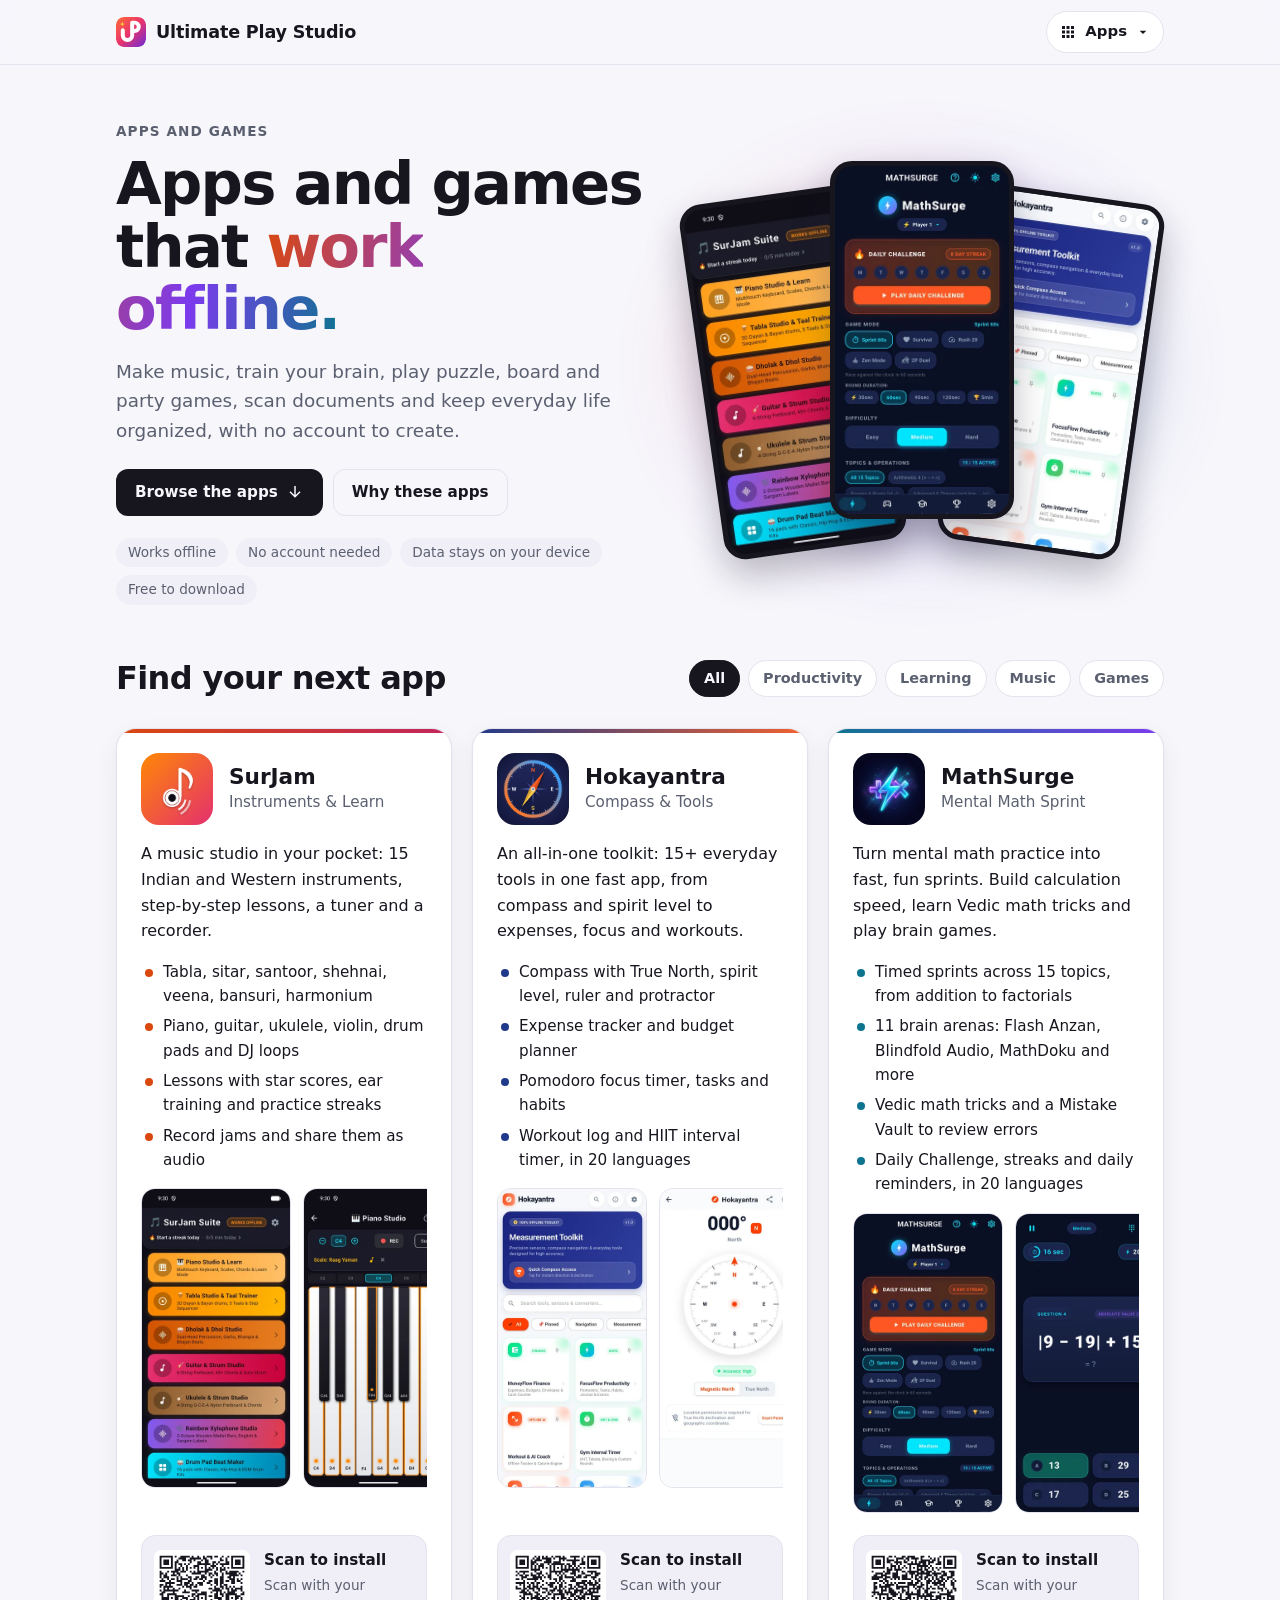
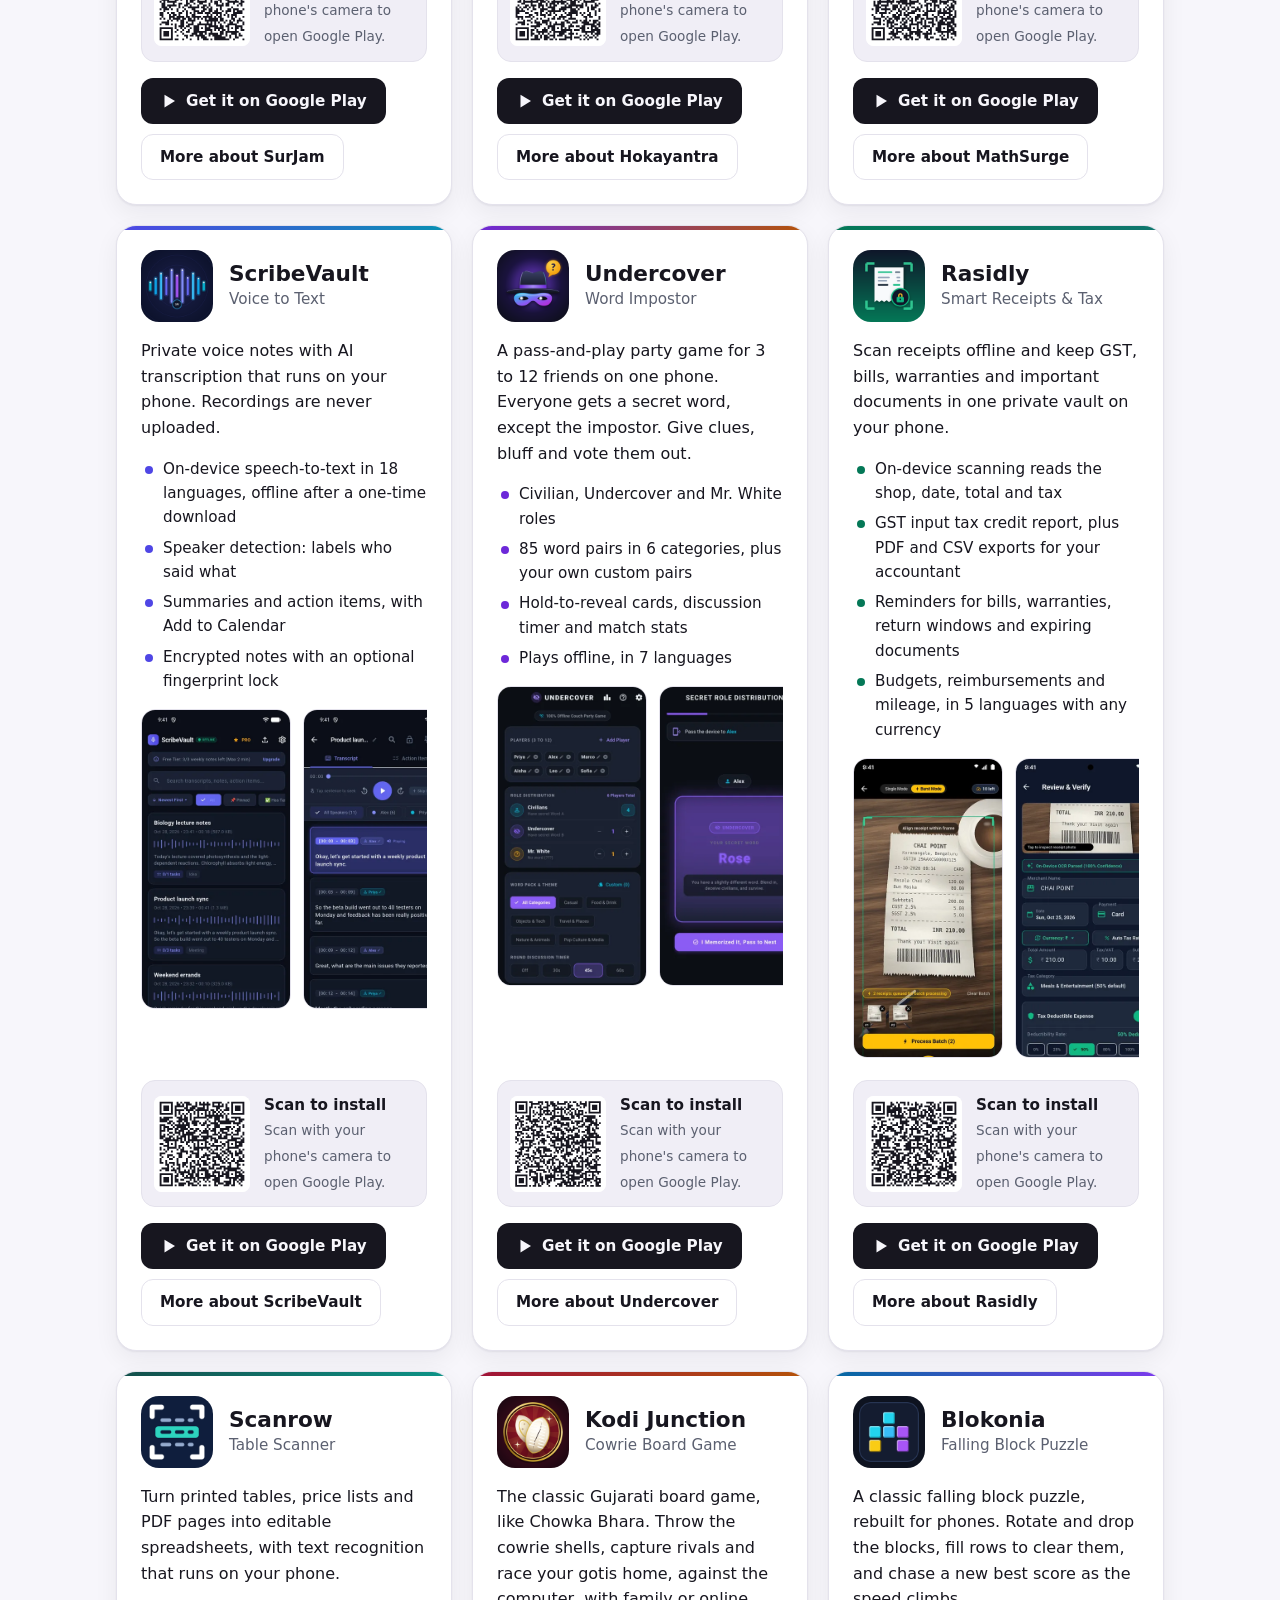
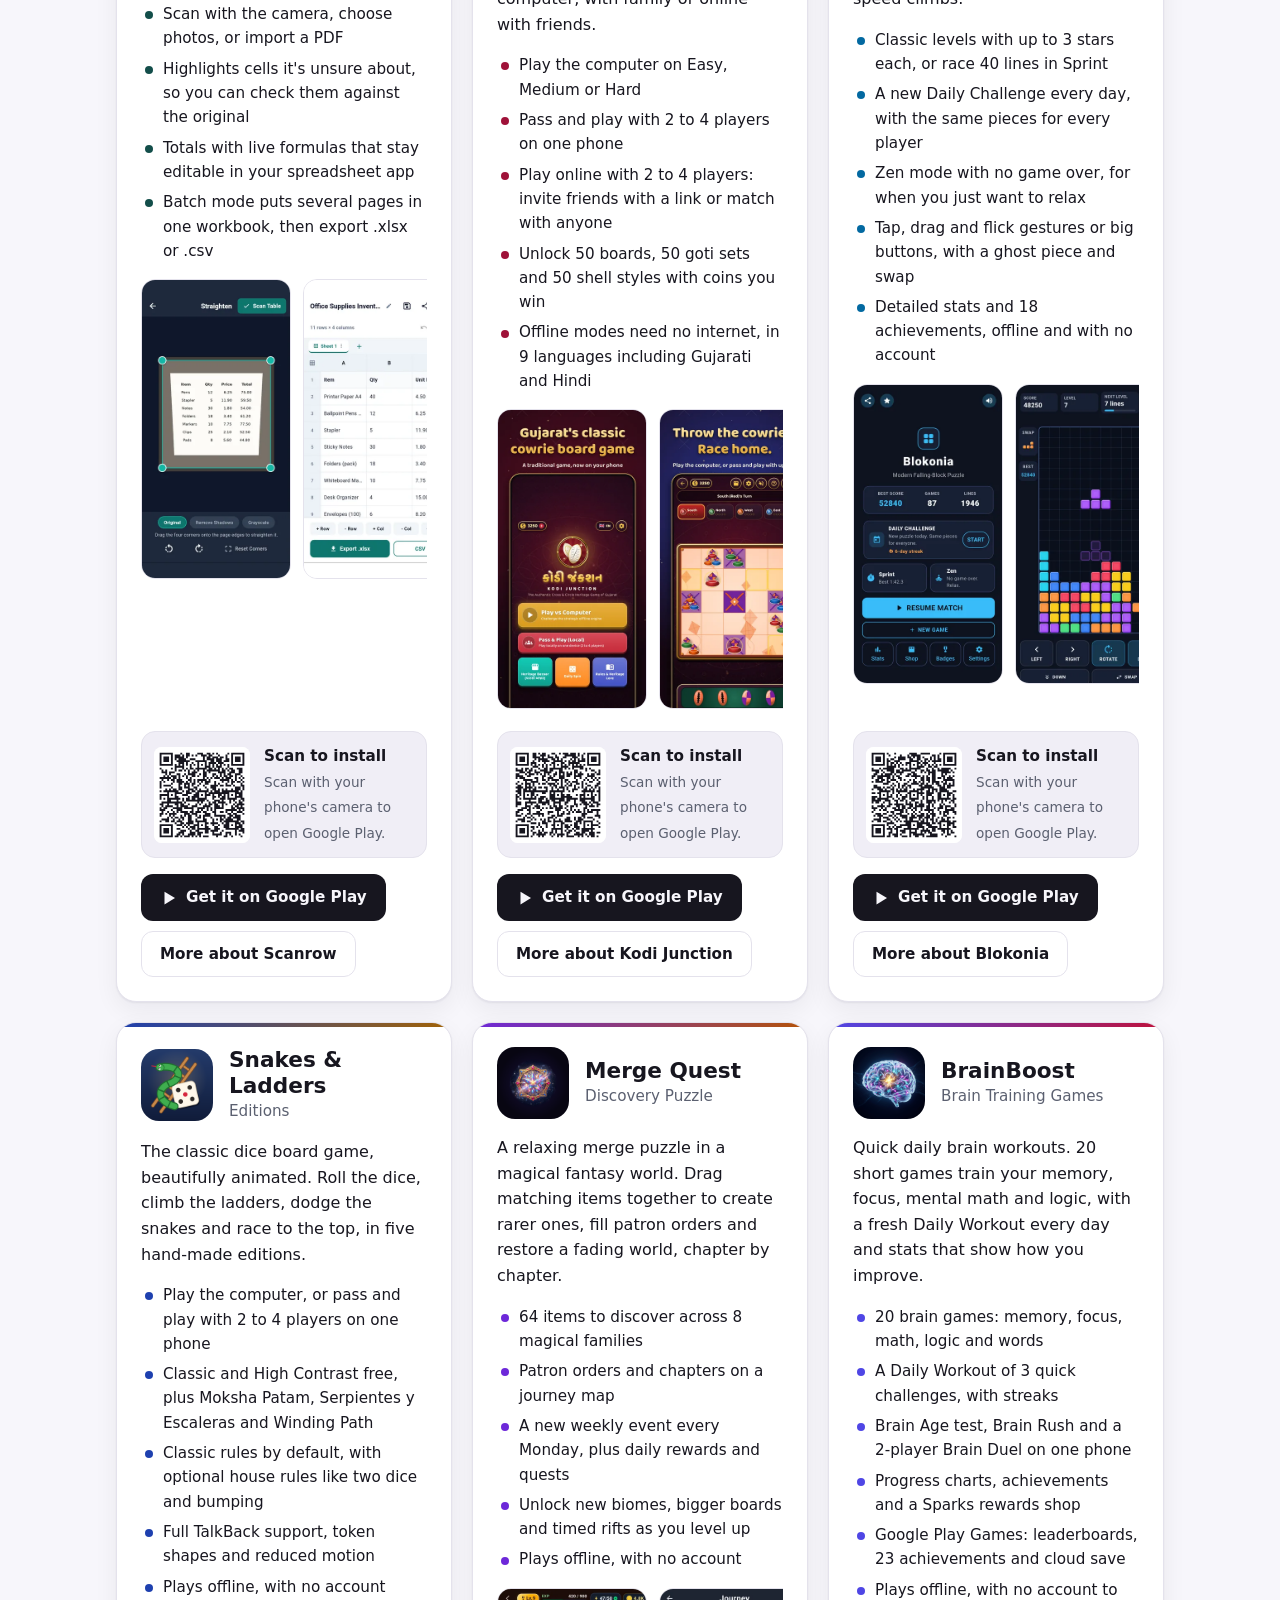
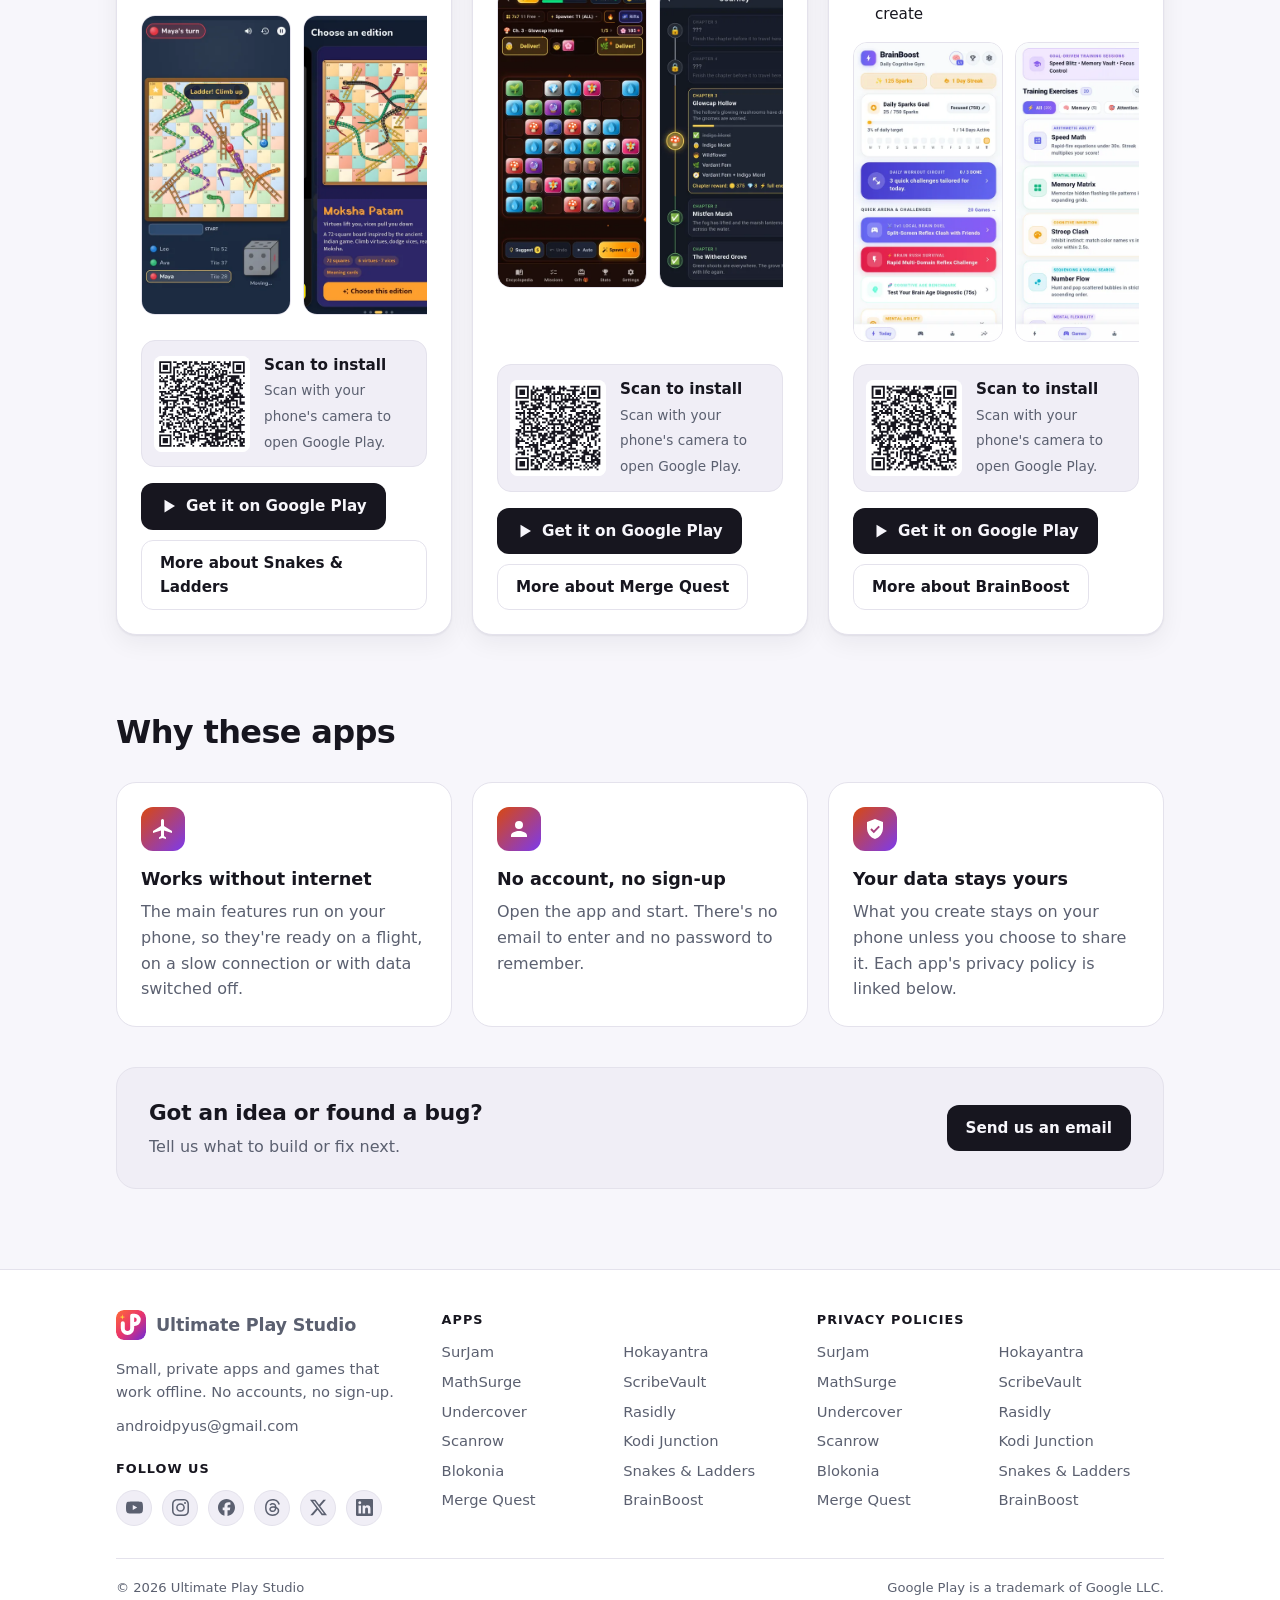
<file: index.html>
<!doctype html>
<html lang="en">
<head>
  <meta charset="utf-8">
  <meta name="viewport" content="width=device-width, initial-scale=1">
  <title>Ultimate Play Studio – Private Apps &amp; Games That Work Offline</title>
  <meta name="description" content="Ultimate Play Studio makes private apps and games: music, mental math, brain training, puzzles, board and party games, voice notes, receipts and table scanning.">
  <link rel="icon" type="image/svg+xml" href="assets/logo.svg">
  <!-- seo -->
  <link rel="canonical" href="https://ultimateplaystudio.com/">
  <meta name="theme-color" content="#f7f6fb" media="(prefers-color-scheme: light)">
  <meta name="theme-color" content="#0f0e17" media="(prefers-color-scheme: dark)">
  <link rel="apple-touch-icon" href="assets/apple-touch-icon.png">
  <meta property="og:type" content="website">
  <meta property="og:site_name" content="Ultimate Play Studio">
  <meta property="og:locale" content="en_US">
  <meta property="og:title" content="Ultimate Play Studio – Private Apps &amp; Games That Work Offline">
  <meta property="og:description" content="Ultimate Play Studio makes private apps and games: music, mental math, brain training, puzzles, board and party games, voice notes, receipts and table scanning.">
  <meta property="og:url" content="https://ultimateplaystudio.com/">
  <meta property="og:image" content="https://ultimateplaystudio.com/assets/og-image.png">
  <meta property="og:image:width" content="1200">
  <meta property="og:image:height" content="630">
  <meta name="twitter:card" content="summary_large_image">
  <script type="application/ld+json">
{
  "@context": "https://schema.org",
  "@graph": [
    {
      "@type": "Organization",
      "@id": "https://ultimateplaystudio.com/#organization",
      "name": "Ultimate Play Studio",
      "url": "https://ultimateplaystudio.com/",
      "logo": "https://ultimateplaystudio.com/assets/logo-512.png",
      "email": "androidpyus@gmail.com",
      "sameAs": [
        "https://www.youtube.com/@ultimateplaystudio",
        "https://www.instagram.com/ultimateplaystudio/",
        "https://www.facebook.com/ultimateplaystudio",
        "https://www.threads.net/@ultimateplaystudio",
        "https://x.com/UltPlayStudio",
        "https://www.linkedin.com/company/ultimateplaystudio"
      ]
    },
    {
      "@type": "WebSite",
      "@id": "https://ultimateplaystudio.com/#website",
      "name": "Ultimate Play Studio",
      "url": "https://ultimateplaystudio.com/",
      "publisher": {
        "@id": "https://ultimateplaystudio.com/#organization"
      }
    },
    {
      "@type": "ItemList",
      "name": "Apps and games by Ultimate Play Studio",
      "itemListElement": [
        {
          "@type": "ListItem",
          "position": 1,
          "url": "https://ultimateplaystudio.com/surjam/",
          "name": "SurJam"
        },
        {
          "@type": "ListItem",
          "position": 2,
          "url": "https://ultimateplaystudio.com/hokayantra/",
          "name": "Hokayantra"
        },
        {
          "@type": "ListItem",
          "position": 3,
          "url": "https://ultimateplaystudio.com/mathsurge/",
          "name": "MathSurge"
        },
        {
          "@type": "ListItem",
          "position": 4,
          "url": "https://ultimateplaystudio.com/scribevault/",
          "name": "ScribeVault"
        },
        {
          "@type": "ListItem",
          "position": 5,
          "url": "https://ultimateplaystudio.com/undercover/",
          "name": "Undercover"
        },
        {
          "@type": "ListItem",
          "position": 6,
          "url": "https://ultimateplaystudio.com/rasidly/",
          "name": "Rasidly"
        },
        {
          "@type": "ListItem",
          "position": 7,
          "url": "https://ultimateplaystudio.com/scanrow/",
          "name": "Scanrow"
        },
        {
          "@type": "ListItem",
          "position": 8,
          "url": "https://ultimateplaystudio.com/kodijunction/",
          "name": "Kodi Junction"
        },
        {
          "@type": "ListItem",
          "position": 9,
          "url": "https://ultimateplaystudio.com/blokonia/",
          "name": "Blokonia"
        },
        {
          "@type": "ListItem",
          "position": 10,
          "url": "https://ultimateplaystudio.com/snakesladders/",
          "name": "Snakes & Ladders: Editions"
        },
        {
          "@type": "ListItem",
          "position": 11,
          "url": "https://ultimateplaystudio.com/mergequest/",
          "name": "Merge Quest: Discovery Puzzle"
        },
        {
          "@type": "ListItem",
          "position": 12,
          "url": "https://ultimateplaystudio.com/brainboost/",
          "name": "BrainBoost: Brain Training"
        }
      ]
    }
  ]
}
  </script>
  <!-- /seo -->
  <link rel="stylesheet" href="assets/style.css">
</head>
<body>
  <a class="skip-link" href="#main">Skip to content</a>
  <header class="site-header">
    <div class="wrap">
      <a class="brand" href="./"><img class="brand-mark" src="assets/logo.svg" alt="" width="30" height="30">Ultimate Play Studio</a>
      <details class="apps-menu">
        <summary><svg viewBox="0 0 24 24" width="18" height="18" aria-hidden="true"><path fill="currentColor" d="M4 4h4v4H4zm6 0h4v4h-4zm6 0h4v4h-4zM4 10h4v4H4zm6 0h4v4h-4zm6 0h4v4h-4zM4 16h4v4H4zm6 0h4v4h-4zm6 0h4v4h-4z"/></svg><span>Apps</span><svg class="apps-chevron" viewBox="0 0 24 24" width="16" height="16" aria-hidden="true"><path fill="currentColor" d="M7 10l5 5 5-5z"/></svg></summary>
        <nav class="apps-panel" aria-label="Apps">
          <a href="surjam/"><img src="assets/surjam-icon.png" alt="" width="32" height="32" loading="lazy"><span>SurJam</span></a>
          <a href="hokayantra/"><img src="assets/hokayantra-icon.png" alt="" width="32" height="32" loading="lazy"><span>Hokayantra</span></a>
          <a href="mathsurge/"><img src="assets/mathsurge-icon.png" alt="" width="32" height="32" loading="lazy"><span>MathSurge</span></a>
          <a href="scribevault/"><img src="assets/scribevault-icon.png" alt="" width="32" height="32" loading="lazy"><span>ScribeVault</span></a>
          <a href="undercover/"><img src="assets/undercover-icon.png" alt="" width="32" height="32" loading="lazy"><span>Undercover</span></a>
          <a href="rasidly/"><img src="assets/rasidly-icon.png" alt="" width="32" height="32" loading="lazy"><span>Rasidly</span></a>
          <a href="scanrow/"><img src="assets/scanrow-icon.png" alt="" width="32" height="32" loading="lazy"><span>Scanrow</span></a>
          <a href="kodijunction/"><img src="assets/kodijunction-icon.png" alt="" width="32" height="32" loading="lazy"><span>Kodi Junction</span></a>
          <a href="blokonia/"><img src="assets/blokonia-icon.png" alt="" width="32" height="32" loading="lazy"><span>Blokonia</span></a>
          <a href="snakesladders/"><img src="assets/snakesladders-icon.png" alt="" width="32" height="32" loading="lazy"><span>Snakes &amp; Ladders</span></a>
          <a href="mergequest/"><img src="assets/mergequest-icon.png" alt="" width="32" height="32" loading="lazy"><span>Merge Quest</span></a>
          <a href="brainboost/"><img src="assets/brainboost-icon.png" alt="" width="32" height="32" loading="lazy"><span>BrainBoost</span></a>
        </nav>
      </details>
      <script src="assets/site.js" defer></script>
    </div>
  </header>

  <main id="main" class="wrap">
    <section class="hero">
      <div class="hero-text">
        <p class="eyebrow">Apps and games</p>
        <h1>Apps and games that <span class="hero-accent">work offline.</span></h1>
        <p class="hero-lead">Make music, train your brain, play puzzle, board and party games, scan documents and keep everyday life organized, with no account to create.</p>
        <div class="hero-actions">
          <a class="btn btn-play" href="#apps">
            Browse the apps
            <svg viewBox="0 0 24 24" aria-hidden="true"><path fill="currentColor" d="M11 4h2v12l5-5 1.4 1.4L12 19.8l-7.4-7.4L6 11l5 5z"/></svg>
          </a>
          <a class="btn btn-ghost" href="#why">Why these apps</a>
        </div>
        <ul class="pills" aria-label="What every app offers">
          <li>Works offline</li>
          <li>No account needed</li>
          <li>Data stays on your device</li>
          <li>Free to download</li>
        </ul>
      </div>
      <div class="hero-phones">
        <a class="phone phone-left" href="surjam/"><img src="assets/surjam-1.webp" alt="SurJam's instrument list" width="360" height="720" loading="lazy" decoding="async"></a>
        <a class="phone phone-right" href="hokayantra/"><img src="assets/hokayantra-1.webp" alt="Hokayantra's toolkit home screen" width="360" height="720" loading="lazy" decoding="async"></a>
        <a class="phone phone-center" href="mathsurge/"><img src="assets/mathsurge-1.webp" alt="MathSurge's daily challenge screen" width="360" height="720" loading="lazy" decoding="async"></a>
      </div>
    </section>

    <section id="apps" class="apps-section" aria-labelledby="apps-title">
      <div class="apps-heading">
        <h2 id="apps-title">Find your next app</h2>
        <div class="filters" role="group" aria-label="Filter apps by category" hidden>
          <button type="button" data-tag="all" aria-pressed="true">All</button>
          <button type="button" data-tag="productivity" aria-pressed="false">Productivity</button>
          <button type="button" data-tag="learning" aria-pressed="false">Learning</button>
          <button type="button" data-tag="music" aria-pressed="false">Music</button>
          <button type="button" data-tag="games" aria-pressed="false">Games</button>
        </div>
      </div>
      <div class="apps">
      <article class="card surjam" data-tags="music learning">
        <div class="card-head">
          <img src="assets/surjam-icon.png" alt="" width="72" height="72">
          <div>
            <h2>SurJam</h2>
            <p class="tagline">Instruments &amp; Learn</p>
          </div>
        </div>
        <p>A music studio in your pocket: 15 Indian and Western instruments, step-by-step lessons, a tuner and a recorder.</p>
        <ul class="features">
          <li>Tabla, sitar, santoor, shehnai, veena, bansuri, harmonium</li>
          <li>Piano, guitar, ukulele, violin, drum pads and DJ loops</li>
          <li>Lessons with star scores, ear training and practice streaks</li>
          <li>Record jams and share them as audio</li>
        </ul>
        <div class="shots" aria-label="SurJam screenshots">
          <img src="assets/surjam-1.webp" alt="SurJam home screen listing the instruments" width="360" height="720" loading="lazy">
          <img src="assets/surjam-2.webp" alt="Piano with Raag Yaman highlighted" width="360" height="720" loading="lazy">
          <img src="assets/surjam-3.webp" alt="A piano lesson in progress" width="360" height="720" loading="lazy">
          <img src="assets/surjam-4.webp" alt="Sitar with frets and strings" width="360" height="720" loading="lazy">
        </div>
        <div class="qr">
          <img src="assets/qr-surjam.svg" alt="QR code that opens SurJam on Google Play" width="96" height="96" loading="lazy">
          <div><strong>Scan to install</strong><span>Scan with your phone's camera to open Google Play.</span></div>
        </div>
        <div class="card-actions">
          <a class="btn btn-play" href="https://play.google.com/store/apps/details?id=com.surjam.app">
            <svg viewBox="0 0 24 24" aria-hidden="true"><path fill="currentColor" d="M6 3.5v17l14-8.5z"/></svg>
            Get it on Google Play
          </a>
          <a class="btn btn-ghost" href="surjam/">More about SurJam</a>
        </div>
      </article>

      <article class="card hokayantra" data-tags="productivity">
        <div class="card-head">
          <img src="assets/hokayantra-icon.png" alt="" width="72" height="72">
          <div>
            <h2>Hokayantra</h2>
            <p class="tagline">Compass &amp; Tools</p>
          </div>
        </div>
        <p>An all-in-one toolkit: 15+ everyday tools in one fast app, from compass and spirit level to expenses, focus and workouts.</p>
        <ul class="features">
          <li>Compass with True North, spirit level, ruler and protractor</li>
          <li>Expense tracker and budget planner</li>
          <li>Pomodoro focus timer, tasks and habits</li>
          <li>Workout log and HIIT interval timer, in 20 languages</li>
        </ul>
        <div class="shots" aria-label="Hokayantra screenshots">
          <img src="assets/hokayantra-1.webp" alt="Hokayantra home screen with the tool list" width="360" height="720" loading="lazy">
          <img src="assets/hokayantra-2.webp" alt="Digital compass pointing north" width="360" height="720" loading="lazy">
          <img src="assets/hokayantra-3.webp" alt="MoneyFlow expense tracker" width="360" height="720" loading="lazy">
          <img src="assets/hokayantra-4.webp" alt="Gym interval timer" width="360" height="720" loading="lazy">
        </div>
        <div class="qr">
          <img src="assets/qr-hokayantra.svg" alt="QR code that opens Hokayantra on Google Play" width="96" height="96" loading="lazy">
          <div><strong>Scan to install</strong><span>Scan with your phone's camera to open Google Play.</span></div>
        </div>
        <div class="card-actions">
          <a class="btn btn-play" href="https://play.google.com/store/apps/details?id=com.hokayantra.app">
            <svg viewBox="0 0 24 24" aria-hidden="true"><path fill="currentColor" d="M6 3.5v17l14-8.5z"/></svg>
            Get it on Google Play
          </a>
          <a class="btn btn-ghost" href="hokayantra/">More about Hokayantra</a>
        </div>
      </article>

      <article class="card mathsurge" data-tags="learning games">
        <div class="card-head">
          <img src="assets/mathsurge-icon.png" alt="" width="72" height="72">
          <div>
            <h2>MathSurge</h2>
            <p class="tagline">Mental Math Sprint</p>
          </div>
        </div>
        <p>Turn mental math practice into fast, fun sprints. Build calculation speed, learn Vedic math tricks and play brain games.</p>
        <ul class="features">
          <li>Timed sprints across 15 topics, from addition to factorials</li>
          <li>11 brain arenas: Flash Anzan, Blindfold Audio, MathDoku and more</li>
          <li>Vedic math tricks and a Mistake Vault to review errors</li>
          <li>Daily Challenge, streaks and daily reminders, in 20 languages</li>
        </ul>
        <div class="shots" aria-label="MathSurge screenshots">
          <img src="assets/mathsurge-1.webp" alt="MathSurge home screen with the Daily Challenge and game modes" width="360" height="720" loading="lazy">
          <img src="assets/mathsurge-2.webp" alt="A sprint question with four answer choices" width="360" height="720" loading="lazy">
          <img src="assets/mathsurge-3.webp" alt="The list of brain arenas" width="360" height="720" loading="lazy">
          <img src="assets/mathsurge-4.webp" alt="The Speed Math Academy with tricks and Vedic math" width="360" height="720" loading="lazy">
        </div>
        <div class="qr">
          <img src="assets/qr-mathsurge.svg" alt="QR code that opens MathSurge on Google Play" width="96" height="96" loading="lazy">
          <div><strong>Scan to install</strong><span>Scan with your phone's camera to open Google Play.</span></div>
        </div>
        <div class="card-actions">
          <a class="btn btn-play" href="https://play.google.com/store/apps/details?id=com.mathsurge.app">
            <svg viewBox="0 0 24 24" aria-hidden="true"><path fill="currentColor" d="M6 3.5v17l14-8.5z"/></svg>
            Get it on Google Play
          </a>
          <a class="btn btn-ghost" href="mathsurge/">More about MathSurge</a>
        </div>
      </article>
      <article class="card scribevault" data-tags="productivity">
        <div class="card-head">
          <img src="assets/scribevault-icon.png" alt="" width="72" height="72">
          <div>
            <h2>ScribeVault</h2>
            <p class="tagline">Voice to Text</p>
          </div>
        </div>
        <p>Private voice notes with AI transcription that runs on your phone. Recordings are never uploaded.</p>
        <ul class="features">
          <li>On-device speech-to-text in 18 languages, offline after a one-time download</li>
          <li>Speaker detection: labels who said what</li>
          <li>Summaries and action items, with Add to Calendar</li>
          <li>Encrypted notes with an optional fingerprint lock</li>
        </ul>
        <div class="shots" aria-label="ScribeVault screenshots">
          <img src="assets/scribevault-1.webp" alt="ScribeVault home screen with voice notes" width="360" height="720" loading="lazy">
          <img src="assets/scribevault-2.webp" alt="Transcript with two speakers labelled" width="360" height="720" loading="lazy">
          <img src="assets/scribevault-3.webp" alt="Summary and action items from a meeting" width="360" height="720" loading="lazy">
          <img src="assets/scribevault-4.webp" alt="ScribeVault Pro plans" width="360" height="720" loading="lazy">
        </div>
        <div class="qr">
          <img src="assets/qr-scribevault.svg" alt="QR code that opens ScribeVault on Google Play" width="96" height="96" loading="lazy">
          <div><strong>Scan to install</strong><span>Scan with your phone's camera to open Google Play.</span></div>
        </div>
        <div class="card-actions">
          <a class="btn btn-play" href="https://play.google.com/store/apps/details?id=com.scribevault.app">
            <svg viewBox="0 0 24 24" aria-hidden="true"><path fill="currentColor" d="M6 3.5v17l14-8.5z"/></svg>
            Get it on Google Play
          </a>
          <a class="btn btn-ghost" href="scribevault/">More about ScribeVault</a>
        </div>
      </article>
      <article class="card undercover" data-tags="games">
        <div class="card-head">
          <img src="assets/undercover-icon.png" alt="" width="72" height="72">
          <div>
            <h2>Undercover</h2>
            <p class="tagline">Word Impostor</p>
          </div>
        </div>
        <p>A pass-and-play party game for 3 to 12 friends on one phone. Everyone gets a secret word, except the impostor. Give clues, bluff and vote them out.</p>
        <ul class="features">
          <li>Civilian, Undercover and Mr. White roles</li>
          <li>85 word pairs in 6 categories, plus your own custom pairs</li>
          <li>Hold-to-reveal cards, discussion timer and match stats</li>
          <li>Plays offline, in 7 languages</li>
        </ul>
        <div class="shots" aria-label="Undercover screenshots">
          <img src="assets/undercover-1.webp" alt="Undercover lobby with six players and role counts" width="360" height="720" loading="lazy">
          <img src="assets/undercover-2.webp" alt="Secret word card revealing the Undercover's word" width="360" height="720" loading="lazy">
          <img src="assets/undercover-3.webp" alt="Voting screen with one player selected for elimination" width="360" height="720" loading="lazy">
          <img src="assets/undercover-4.webp" alt="Match recap showing Mr. White stole the win" width="360" height="720" loading="lazy">
        </div>
        <div class="qr">
          <img src="assets/qr-undercover.svg" alt="QR code that opens Undercover on Google Play" width="96" height="96" loading="lazy">
          <div><strong>Scan to install</strong><span>Scan with your phone's camera to open Google Play.</span></div>
        </div>
        <div class="card-actions">
          <a class="btn btn-play" href="https://play.google.com/store/apps/details?id=com.undercoverimpostor.app">
            <svg viewBox="0 0 24 24" aria-hidden="true"><path fill="currentColor" d="M6 3.5v17l14-8.5z"/></svg>
            Get it on Google Play
          </a>
          <a class="btn btn-ghost" href="undercover/">More about Undercover</a>
        </div>
      </article>
      <article class="card rasidly" data-tags="productivity">
        <div class="card-head">
          <img src="assets/rasidly-icon.png" alt="" width="72" height="72">
          <div>
            <h2>Rasidly</h2>
            <p class="tagline">Smart Receipts &amp; Tax</p>
          </div>
        </div>
        <p>Scan receipts offline and keep GST, bills, warranties and important documents in one private vault on your phone.</p>
        <ul class="features">
          <li>On-device scanning reads the shop, date, total and tax</li>
          <li>GST input tax credit report, plus PDF and CSV exports for your accountant</li>
          <li>Reminders for bills, warranties, return windows and expiring documents</li>
          <li>Budgets, reimbursements and mileage, in 5 languages with any currency</li>
        </ul>
        <div class="shots" aria-label="Rasidly screenshots">
          <img src="assets/rasidly-1.webp" alt="Scanning a stack of receipts in burst mode" width="360" height="720" loading="lazy">
          <img src="assets/rasidly-2.webp" alt="Review screen with the shop, date, total and GST read from a receipt" width="360" height="720" loading="lazy">
          <img src="assets/rasidly-3.webp" alt="Tax reports with claimed deductions and estimated savings" width="360" height="720" loading="lazy">
          <img src="assets/rasidly-4.webp" alt="Duplicate receipt warning comparing two receipts side by side" width="360" height="720" loading="lazy">
        </div>
        <div class="qr">
          <img src="assets/qr-rasidly.svg" alt="QR code that opens Rasidly on Google Play" width="96" height="96" loading="lazy">
          <div><strong>Scan to install</strong><span>Scan with your phone's camera to open Google Play.</span></div>
        </div>
        <div class="card-actions">
          <a class="btn btn-play" href="https://play.google.com/store/apps/details?id=com.rasidly.app">
            <svg viewBox="0 0 24 24" aria-hidden="true"><path fill="currentColor" d="M6 3.5v17l14-8.5z"/></svg>
            Get it on Google Play
          </a>
          <a class="btn btn-ghost" href="rasidly/">More about Rasidly</a>
        </div>
      </article>
      <article class="card scanrow" data-tags="productivity">
        <div class="card-head">
          <img src="assets/scanrow-icon.png" alt="" width="72" height="72">
          <div>
            <h2>Scanrow</h2>
            <p class="tagline">Table Scanner</p>
          </div>
        </div>
        <p>Turn printed tables, price lists and PDF pages into editable spreadsheets, with text recognition that runs on your phone.</p>
        <ul class="features">
          <li>Scan with the camera, choose photos, or import a PDF</li>
          <li>Highlights cells it's unsure about, so you can check them against the original</li>
          <li>Totals with live formulas that stay editable in your spreadsheet app</li>
          <li>Batch mode puts several pages in one workbook, then export .xlsx or .csv</li>
        </ul>
        <div class="shots" aria-label="Scanrow screenshots">
          <img src="assets/scanrow-1.webp" alt="Straighten screen with corner handles on a photographed price table" width="360" height="720" loading="lazy">
          <img src="assets/scanrow-2.webp" alt="Editable table recognized from a scan, with an Export .xlsx button" width="360" height="720" loading="lazy">
          <img src="assets/scanrow-3.webp" alt="Export sheet offering a spreadsheet or CSV file" width="360" height="720" loading="lazy">
          <img src="assets/scanrow-4.webp" alt="Scan history with searchable saved tables" width="360" height="720" loading="lazy">
        </div>
        <div class="qr">
          <img src="assets/qr-scanrow.svg" alt="QR code that opens Scanrow on Google Play" width="96" height="96" loading="lazy">
          <div><strong>Scan to install</strong><span>Scan with your phone's camera to open Google Play.</span></div>
        </div>
        <div class="card-actions">
          <a class="btn btn-play" href="https://play.google.com/store/apps/details?id=com.scanrow.app">
            <svg viewBox="0 0 24 24" aria-hidden="true"><path fill="currentColor" d="M6 3.5v17l14-8.5z"/></svg>
            Get it on Google Play
          </a>
          <a class="btn btn-ghost" href="scanrow/">More about Scanrow</a>
        </div>
      </article>
      <article class="card kodijunction" data-tags="games">
        <div class="card-head">
          <img src="assets/kodijunction-icon.png" alt="" width="72" height="72">
          <div>
            <h2>Kodi Junction</h2>
            <p class="tagline">Cowrie Board Game</p>
          </div>
        </div>
        <p>The classic Gujarati board game, like Chowka Bhara. Throw the cowrie shells, capture rivals and race your gotis home, against the computer, with family or online with friends.</p>
        <ul class="features">
          <li>Play the computer on Easy, Medium or Hard</li>
          <li>Pass and play with 2 to 4 players on one phone</li>
          <li>Play online with 2 to 4 players: invite friends with a link or match with anyone</li>
          <li>Unlock 50 boards, 50 goti sets and 50 shell styles with coins you win</li>
          <li>Offline modes need no internet, in 9 languages including Gujarati and Hindi</li>
        </ul>
        <div class="shots" aria-label="Kodi Junction screenshots">
          <img src="assets/kodijunction-1.webp" alt="Main menu with Play vs Computer, Pass and Play, Heritage Bazaar and Daily Spin" width="360" height="720" loading="lazy">
          <img src="assets/kodijunction-2.webp" alt="A four-player match on the 5 by 5 board with the cowrie shells below" width="360" height="720" loading="lazy">
          <img src="assets/kodijunction-3.webp" alt="A capture that earns an extra roll and opens the inner track" width="360" height="720" loading="lazy">
          <img src="assets/kodijunction-4.webp" alt="Heritage Bazaar with goti sets and boards to unlock with coins" width="360" height="720" loading="lazy">
        </div>
        <div class="qr">
          <img src="assets/qr-kodijunction.svg" alt="QR code that opens Kodi Junction on Google Play" width="96" height="96" loading="lazy">
          <div><strong>Scan to install</strong><span>Scan with your phone's camera to open Google Play.</span></div>
        </div>
        <div class="card-actions">
          <a class="btn btn-play" href="https://play.google.com/store/apps/details?id=com.kodijunction.app">
            <svg viewBox="0 0 24 24" aria-hidden="true"><path fill="currentColor" d="M6 3.5v17l14-8.5z"/></svg>
            Get it on Google Play
          </a>
          <a class="btn btn-ghost" href="kodijunction/">More about Kodi Junction</a>
        </div>
      </article>
      <article class="card blokonia" data-tags="games">
        <div class="card-head">
          <img src="assets/blokonia-icon.png" alt="" width="72" height="72">
          <div>
            <h2>Blokonia</h2>
            <p class="tagline">Falling Block Puzzle</p>
          </div>
        </div>
        <p>A classic falling block puzzle, rebuilt for phones. Rotate and drop the blocks, fill rows to clear them, and chase a new best score as the speed climbs.</p>
        <ul class="features">
          <li>Classic levels with up to 3 stars each, or race 40 lines in Sprint</li>
          <li>A new Daily Challenge every day, with the same pieces for every player</li>
          <li>Zen mode with no game over, for when you just want to relax</li>
          <li>Tap, drag and flick gestures or big buttons, with a ghost piece and swap</li>
          <li>Detailed stats and 18 achievements, offline and with no account</li>
        </ul>
        <div class="shots" aria-label="Blokonia screenshots">
          <img src="assets/blokonia-1.webp" alt="Home screen with best score, the daily challenge, Sprint and Zen modes" width="360" height="720" loading="lazy">
          <img src="assets/blokonia-2.webp" alt="A Classic game at level 7 with a T block about to drop and the ghost piece below" width="360" height="720" loading="lazy">
          <img src="assets/blokonia-3.webp" alt="A Sprint run in the Neon Pulse theme with 13 lines left" width="360" height="720" loading="lazy">
          <img src="assets/blokonia-4.webp" alt="Statistics with best score, a chart of the last 16 games and lifetime totals" width="360" height="720" loading="lazy">
        </div>
        <div class="qr">
          <img src="assets/qr-blokonia.svg" alt="QR code that opens Blokonia on Google Play" width="96" height="96" loading="lazy">
          <div><strong>Scan to install</strong><span>Scan with your phone's camera to open Google Play.</span></div>
        </div>
        <div class="card-actions">
          <a class="btn btn-play" href="https://play.google.com/store/apps/details?id=com.blokonia.app">
            <svg viewBox="0 0 24 24" aria-hidden="true"><path fill="currentColor" d="M6 3.5v17l14-8.5z"/></svg>
            Get it on Google Play
          </a>
          <a class="btn btn-ghost" href="blokonia/">More about Blokonia</a>
        </div>
      </article>
      <article class="card snakesladders" data-tags="games">
        <div class="card-head">
          <img src="assets/snakesladders-icon.png" alt="" width="72" height="72">
          <div>
            <h2>Snakes &amp; Ladders</h2>
            <p class="tagline">Editions</p>
          </div>
        </div>
        <p>The classic dice board game, beautifully animated. Roll the dice, climb the ladders, dodge the snakes and race to the top, in five hand-made editions.</p>
        <ul class="features">
          <li>Play the computer, or pass and play with 2 to 4 players on one phone</li>
          <li>Classic and High Contrast free, plus Moksha Patam, Serpientes y Escaleras and Winding Path</li>
          <li>Classic rules by default, with optional house rules like two dice and bumping</li>
          <li>Full TalkBack support, token shapes and reduced motion</li>
          <li>Plays offline, with no account</li>
        </ul>
        <div class="shots" aria-label="Snakes &amp; Ladders screenshots">
          <img src="assets/snakesladders-1.webp" alt="A Classic game with a ladder climb and three players" width="360" height="720" loading="lazy">
          <img src="assets/snakesladders-2.webp" alt="The edition picker showing Moksha Patam" width="360" height="720" loading="lazy">
          <img src="assets/snakesladders-3.webp" alt="Moksha Patam's Generosity virtue card after a climb" width="360" height="720" loading="lazy">
          <img src="assets/snakesladders-4.webp" alt="A Serpientes y Escaleras star checkpoint giving an extra turn" width="360" height="720" loading="lazy">
        </div>
        <div class="qr">
          <img src="assets/qr-snakesladders.svg" alt="QR code that opens Snakes &amp; Ladders on Google Play" width="96" height="96" loading="lazy">
          <div><strong>Scan to install</strong><span>Scan with your phone's camera to open Google Play.</span></div>
        </div>
        <div class="card-actions">
          <a class="btn btn-play" href="https://play.google.com/store/apps/details?id=com.snakesladders.editions">
            <svg viewBox="0 0 24 24" aria-hidden="true"><path fill="currentColor" d="M6 3.5v17l14-8.5z"/></svg>
            Get it on Google Play
          </a>
          <a class="btn btn-ghost" href="snakesladders/">More about Snakes &amp; Ladders</a>
        </div>
      </article>
      <article class="card mergequest" data-tags="games">
        <div class="card-head">
          <img src="assets/mergequest-icon.png" alt="" width="72" height="72">
          <div>
            <h2>Merge Quest</h2>
            <p class="tagline">Discovery Puzzle</p>
          </div>
        </div>
        <p>A relaxing merge puzzle in a magical fantasy world. Drag matching items together to create rarer ones, fill patron orders and restore a fading world, chapter by chapter.</p>
        <ul class="features">
          <li>64 items to discover across 8 magical families</li>
          <li>Patron orders and chapters on a journey map</li>
          <li>A new weekly event every Monday, plus daily rewards and quests</li>
          <li>Unlock new biomes, bigger boards and timed rifts as you level up</li>
          <li>Plays offline, with no account</li>
        </ul>
        <div class="shots" aria-label="Merge Quest screenshots">
          <img src="assets/mergequest-1.webp" alt="The merge board with two patron orders ready to deliver" width="360" height="720" loading="lazy">
          <img src="assets/mergequest-2.webp" alt="The journey map at chapter 3, Glowcap Hollow" width="360" height="720" loading="lazy">
          <img src="assets/mergequest-3.webp" alt="The Bloom Festival weekly event and its reward track" width="360" height="720" loading="lazy">
          <img src="assets/mergequest-4.webp" alt="The Discovery Encyclopedia showing Aquatic Crystals" width="360" height="720" loading="lazy">
        </div>
        <div class="qr">
          <img src="assets/qr-mergequest.svg" alt="QR code that opens Merge Quest on Google Play" width="96" height="96" loading="lazy">
          <div><strong>Scan to install</strong><span>Scan with your phone's camera to open Google Play.</span></div>
        </div>
        <div class="card-actions">
          <a class="btn btn-play" href="https://play.google.com/store/apps/details?id=com.mergequest.app">
            <svg viewBox="0 0 24 24" aria-hidden="true"><path fill="currentColor" d="M6 3.5v17l14-8.5z"/></svg>
            Get it on Google Play
          </a>
          <a class="btn btn-ghost" href="mergequest/">More about Merge Quest</a>
        </div>
      </article>
      <article class="card brainboost" data-tags="games learning">
        <div class="card-head">
          <img src="assets/brainboost-icon.png" alt="" width="72" height="72">
          <div>
            <h2>BrainBoost</h2>
            <p class="tagline">Brain Training Games</p>
          </div>
        </div>
        <p>Quick daily brain workouts. 20 short games train your memory, focus, mental math and logic, with a fresh Daily Workout every day and stats that show how you improve.</p>
        <ul class="features">
          <li>20 brain games: memory, focus, math, logic and words</li>
          <li>A Daily Workout of 3 quick challenges, with streaks</li>
          <li>Brain Age test, Brain Rush and a 2-player Brain Duel on one phone</li>
          <li>Progress charts, achievements and a Sparks rewards shop</li>
          <li>Google Play Games: leaderboards, 23 achievements and cloud save</li>
          <li>Plays offline, with no account to create</li>
        </ul>
        <div class="shots" aria-label="BrainBoost screenshots">
          <img src="assets/brainboost-1.webp" alt="The Today screen with the daily Sparks goal and Daily Workout" width="360" height="720" loading="lazy">
          <img src="assets/brainboost-2.webp" alt="The Games tab listing all 20 training exercises by category" width="360" height="720" loading="lazy">
          <img src="assets/brainboost-3.webp" alt="Speed Math: solve 14 minus 4 by picking from four answers" width="360" height="720" loading="lazy">
          <img src="assets/brainboost-4.webp" alt="Schulte Grid: tap the numbers 1 to 16 in order" width="360" height="720" loading="lazy">
        </div>
        <div class="qr">
          <img src="assets/qr-brainboost.svg" alt="QR code that opens BrainBoost on Google Play" width="96" height="96" loading="lazy">
          <div><strong>Scan to install</strong><span>Scan with your phone's camera to open Google Play.</span></div>
        </div>
        <div class="card-actions">
          <a class="btn btn-play" href="https://play.google.com/store/apps/details?id=com.brainboost.game">
            <svg viewBox="0 0 24 24" aria-hidden="true"><path fill="currentColor" d="M6 3.5v17l14-8.5z"/></svg>
            Get it on Google Play
          </a>
          <a class="btn btn-ghost" href="brainboost/">More about BrainBoost</a>
        </div>
      </article>
      </div>
    </section>

    <section id="why" class="why" aria-labelledby="why-title">
      <h2 id="why-title">Why these apps</h2>
      <div class="why-grid">
        <div class="why-item">
          <span class="why-icon" aria-hidden="true"><svg viewBox="0 0 24 24"><path fill="currentColor" d="M21 16v-2l-8-5V3.5a1.5 1.5 0 0 0-3 0V9l-8 5v2l8-2.5V19l-2 1.5V22l3.500-1 3.500 1v-1.500L13 19v-5.500z"/></svg></span>
          <h3>Works without internet</h3>
          <p>The main features run on your phone, so they're ready on a flight, on a slow connection or with data switched off.</p>
        </div>
        <div class="why-item">
          <span class="why-icon" aria-hidden="true"><svg viewBox="0 0 24 24"><path fill="currentColor" d="M12 12a4 4 0 1 0 0-8 4 4 0 0 0 0 8zm0 2c-3.300 0-8 1.700-8 4.500V20h16v-1.500c0-2.800-4.700-4.500-8-4.500z"/></svg></span>
          <h3>No account, no sign-up</h3>
          <p>Open the app and start. There's no email to enter and no password to remember.</p>
        </div>
        <div class="why-item">
          <span class="why-icon" aria-hidden="true"><svg viewBox="0 0 24 24"><path fill="currentColor" d="M12 2 4 5v6c0 5 3.400 9.700 8 11 4.600-1.300 8-6 8-11V5zm-1.200 14.200-3.500-3.500 1.400-1.400 2.100 2.100 4.700-4.700 1.400 1.400z"/></svg></span>
          <h3>Your data stays yours</h3>
          <p>What you create stays on your phone unless you choose to share it. Each app's privacy policy is linked below.</p>
        </div>
      </div>
    </section>

    <section class="cta">
      <div>
        <h2>Got an idea or found a bug?</h2>
        <p>Tell us what to build or fix next.</p>
      </div>
      <a class="btn btn-play" href="mailto:androidpyus@gmail.com">Send us an email</a>
    </section>
  </main>

  <footer class="site-footer">
    <div class="wrap">
      <div class="footer-grid">
        <div class="footer-about">
          <a class="brand" href="./"><img class="brand-mark" src="assets/logo.svg" alt="" width="30" height="30">Ultimate Play Studio</a>
          <p>Small, private apps and games that work offline. No accounts, no sign-up.</p>
          <p><a href="mailto:androidpyus@gmail.com">androidpyus@gmail.com</a></p>
          <p class="social-label">Follow us</p>
          <ul class="social" aria-label="Ultimate Play Studio on social media">
            <li><a href="https://www.youtube.com/@ultimateplaystudio" rel="me noopener" aria-label="YouTube" title="YouTube"><svg viewBox="0 0 24 24" width="20" height="20" aria-hidden="true"><path fill="currentColor" d="M23.498 6.186a3.016 3.016 0 0 0-2.122-2.136C19.505 3.545 12 3.545 12 3.545s-7.505 0-9.377.505A3.017 3.017 0 0 0 .502 6.186C0 8.07 0 12 0 12s0 3.93.502 5.814a3.016 3.016 0 0 0 2.122 2.136c1.871.505 9.376.505 9.376.505s7.505 0 9.377-.505a3.015 3.015 0 0 0 2.122-2.136C24 15.93 24 12 24 12s0-3.93-.502-5.814zM9.545 15.568V8.432L15.818 12l-6.273 3.568z"/></svg></a></li>
            <li><a href="https://www.instagram.com/ultimateplaystudio/" rel="me noopener" aria-label="Instagram" title="Instagram"><svg viewBox="0 0 24 24" width="20" height="20" aria-hidden="true"><path fill="currentColor" d="M7.0301.084c-1.2768.0602-2.1487.264-2.911.5634-.7888.3075-1.4575.72-2.1228 1.3877-.6652.6677-1.075 1.3368-1.3802 2.127-.2954.7638-.4956 1.6365-.552 2.914-.0564 1.2775-.0689 1.6882-.0626 4.947.0062 3.2586.0206 3.6671.0825 4.9473.061 1.2765.264 2.1482.5635 2.9107.308.7889.72 1.4573 1.388 2.1228.6679.6655 1.3365 1.0743 2.1285 1.38.7632.295 1.6361.4961 2.9134.552 1.2773.056 1.6884.069 4.9462.0627 3.2578-.0062 3.668-.0207 4.9478-.0814 1.28-.0607 2.147-.2652 2.9098-.5633.7889-.3086 1.4578-.72 2.1228-1.3881.665-.6682 1.0745-1.3378 1.3795-2.1284.2957-.7632.4966-1.636.552-2.9124.056-1.2809.0692-1.6898.063-4.948-.0063-3.2583-.021-3.6668-.0817-4.9465-.0607-1.2797-.264-2.1487-.5633-2.9117-.3084-.7889-.72-1.4568-1.3876-2.1228C21.2982 1.33 20.628.9208 19.8378.6165 19.074.321 18.2017.1197 16.9244.0645 15.6471.0093 15.236-.005 11.977.0014 8.718.0076 8.31.0215 7.0301.0839m.1402 21.6932c-1.17-.0509-1.8053-.2453-2.2287-.408-.5606-.216-.96-.4771-1.3819-.895-.422-.4178-.6811-.8186-.9-1.378-.1644-.4234-.3624-1.058-.4171-2.228-.0595-1.2645-.072-1.6442-.079-4.848-.007-3.2037.0053-3.583.0607-4.848.05-1.169.2456-1.805.408-2.2282.216-.5613.4762-.96.895-1.3816.4188-.4217.8184-.6814 1.3783-.9003.423-.1651 1.0575-.3614 2.227-.4171 1.2655-.06 1.6447-.072 4.848-.079 3.2033-.007 3.5835.005 4.8495.0608 1.169.0508 1.8053.2445 2.228.408.5608.216.96.4754 1.3816.895.4217.4194.6816.8176.9005 1.3787.1653.4217.3617 1.056.4169 2.2263.0602 1.2655.0739 1.645.0796 4.848.0058 3.203-.0055 3.5834-.061 4.848-.051 1.17-.245 1.8055-.408 2.2294-.216.5604-.4763.96-.8954 1.3814-.419.4215-.8181.6811-1.3783.9-.4224.1649-1.0577.3617-2.2262.4174-1.2656.0595-1.6448.072-4.8493.079-3.2045.007-3.5825-.006-4.848-.0608M16.953 5.5864A1.44 1.44 0 1 0 18.39 4.144a1.44 1.44 0 0 0-1.437 1.4424M5.8385 12.012c.0067 3.4032 2.7706 6.1557 6.173 6.1493 3.4026-.0065 6.157-2.7701 6.1506-6.1733-.0065-3.4032-2.771-6.1565-6.174-6.1498-3.403.0067-6.156 2.771-6.1496 6.1738M8 12.0077a4 4 0 1 1 4.008 3.9921A3.9996 3.9996 0 0 1 8 12.0077"/></svg></a></li>
            <li><a href="https://www.facebook.com/ultimateplaystudio" rel="me noopener" aria-label="Facebook" title="Facebook"><svg viewBox="0 0 24 24" width="20" height="20" aria-hidden="true"><path fill="currentColor" d="M9.101 23.691v-7.98H6.627v-3.667h2.474v-1.58c0-4.085 1.848-5.978 5.858-5.978.401 0 .955.042 1.468.103a8.68 8.68 0 0 1 1.141.195v3.325a8.623 8.623 0 0 0-.653-.036 26.805 26.805 0 0 0-.733-.009c-.707 0-1.259.096-1.675.309a1.686 1.686 0 0 0-.679.622c-.258.42-.374.995-.374 1.752v1.297h3.919l-.386 2.103-.287 1.564h-3.246v8.245C19.396 23.238 24 18.179 24 12.044c0-6.627-5.373-12-12-12s-12 5.373-12 12c0 5.628 3.874 10.35 9.101 11.647Z"/></svg></a></li>
            <li><a href="https://www.threads.net/@ultimateplaystudio" rel="me noopener" aria-label="Threads" title="Threads"><svg viewBox="0 0 24 24" width="20" height="20" aria-hidden="true"><path fill="currentColor" d="M12.186 24h-.007c-3.581-.024-6.334-1.205-8.184-3.509C2.35 18.44 1.5 15.586 1.472 12.01v-.017c.03-3.579.879-6.43 2.525-8.482C5.845 1.205 8.6.024 12.18 0h.014c2.746.02 5.043.725 6.826 2.098 1.677 1.29 2.858 3.13 3.509 5.467l-2.04.569c-1.104-3.96-3.898-5.984-8.304-6.015-2.91.022-5.11.936-6.54 2.717C4.307 6.504 3.616 8.914 3.589 12c.027 3.086.718 5.496 2.057 7.164 1.43 1.783 3.631 2.698 6.54 2.717 2.623-.02 4.358-.631 5.8-2.045 1.647-1.613 1.618-3.593 1.09-4.798-.31-.71-.873-1.3-1.634-1.75-.192 1.352-.622 2.446-1.284 3.272-.886 1.102-2.14 1.704-3.73 1.79-1.202.065-2.361-.218-3.259-.801-1.063-.689-1.685-1.74-1.752-2.964-.065-1.19.408-2.285 1.33-3.082.88-.76 2.119-1.207 3.583-1.291a13.853 13.853 0 0 1 3.02.142c-.126-.742-.375-1.332-.75-1.757-.513-.586-1.308-.883-2.359-.89h-.029c-.844 0-1.992.232-2.721 1.32L7.734 7.847c.98-1.454 2.568-2.256 4.478-2.256h.044c3.194.02 5.097 1.975 5.287 5.388.108.046.216.094.321.142 1.49.7 2.58 1.761 3.154 3.07.797 1.82.871 4.79-1.548 7.158-1.85 1.81-4.094 2.628-7.277 2.65Zm1.003-11.69c-.242 0-.487.007-.739.021-1.836.103-2.98.946-2.916 2.143.067 1.256 1.452 1.839 2.784 1.767 1.224-.065 2.818-.543 3.086-3.71a10.5 10.5 0 0 0-2.215-.221z"/></svg></a></li>
            <li><a href="https://x.com/UltPlayStudio" rel="me noopener" aria-label="X" title="X"><svg viewBox="0 0 24 24" width="20" height="20" aria-hidden="true"><path fill="currentColor" d="M18.901 1.153h3.68l-8.04 9.19L24 22.846h-7.406l-5.8-7.584-6.638 7.584H.474l8.6-9.83L0 1.154h7.594l5.243 6.932ZM17.61 20.644h2.039L6.486 3.24H4.298Z"/></svg></a></li>
            <li><a href="https://www.linkedin.com/company/ultimateplaystudio" rel="me noopener" aria-label="LinkedIn" title="LinkedIn"><svg viewBox="0 0 24 24" width="20" height="20" aria-hidden="true"><path fill="currentColor" d="M20.447 20.452h-3.554v-5.569c0-1.328-.027-3.037-1.852-3.037-1.853 0-2.136 1.445-2.136 2.939v5.667H9.351V9h3.414v1.561h.046c.477-.9 1.637-1.85 3.37-1.85 3.601 0 4.267 2.37 4.267 5.455v6.286zM5.337 7.433c-1.144 0-2.063-.926-2.063-2.065 0-1.138.92-2.063 2.063-2.063 1.14 0 2.064.925 2.064 2.063 0 1.139-.925 2.065-2.064 2.065zm1.782 13.019H3.555V9h3.564v11.452zM22.225 0H1.771C.792 0 0 .774 0 1.729v20.542C0 23.227.792 24 1.771 24h20.451C23.2 24 24 23.227 24 22.271V1.729C24 .774 23.2 0 22.222 0h.003z"/></svg></a></li>
          </ul>
        </div>
        <nav aria-label="Apps">
          <h2>Apps</h2>
          <ul>
            <li><a href="surjam/">SurJam</a></li>
            <li><a href="hokayantra/">Hokayantra</a></li>
            <li><a href="mathsurge/">MathSurge</a></li>
            <li><a href="scribevault/">ScribeVault</a></li>
            <li><a href="undercover/">Undercover</a></li>
            <li><a href="rasidly/">Rasidly</a></li>
            <li><a href="scanrow/">Scanrow</a></li>
            <li><a href="kodijunction/">Kodi Junction</a></li>
            <li><a href="blokonia/">Blokonia</a></li>
            <li><a href="snakesladders/">Snakes &amp; Ladders</a></li>
            <li><a href="mergequest/">Merge Quest</a></li>
            <li><a href="brainboost/">BrainBoost</a></li>
          </ul>
        </nav>
        <nav aria-label="Privacy policies">
          <h2>Privacy policies</h2>
          <ul>
            <li><a href="https://ultimateplaystudio.com/surjam-privacy/">SurJam</a></li>
            <li><a href="https://ultimateplaystudio.com/hokayantra-privacy/">Hokayantra</a></li>
            <li><a href="https://ultimateplaystudio.com/mathsurge-privacy/">MathSurge</a></li>
            <li><a href="https://ultimateplaystudio.com/scribevault-privacy/">ScribeVault</a></li>
            <li><a href="https://ultimateplaystudio.com/undercover-word-imposter-privacy/">Undercover</a></li>
            <li><a href="https://ultimateplaystudio.com/rasidly-privacy/">Rasidly</a></li>
            <li><a href="https://ultimateplaystudio.com/scanrow-site/privacy/">Scanrow</a></li>
            <li><a href="https://kodijunction.com/privacy.html">Kodi Junction</a></li>
            <li><a href="https://ultimateplaystudio.com/blokonia-site/privacy.html">Blokonia</a></li>
            <li><a href="https://ultimateplaystudio.com/snakes-ladders-privacy/">Snakes &amp; Ladders</a></li>
            <li><a href="https://ultimateplaystudio.com/mergequest-site/privacy.html">Merge Quest</a></li>
            <li><a href="https://ultimateplaystudio.com/brainboost-privacy/">BrainBoost</a></li>
          </ul>
        </nav>
      </div>
      <div class="footer-bottom">
        <span>© 2026 Ultimate Play Studio</span>
        <span>Google Play is a trademark of Google LLC.</span>
      </div>
    </div>
  </footer>
</body>
</html>
</file>
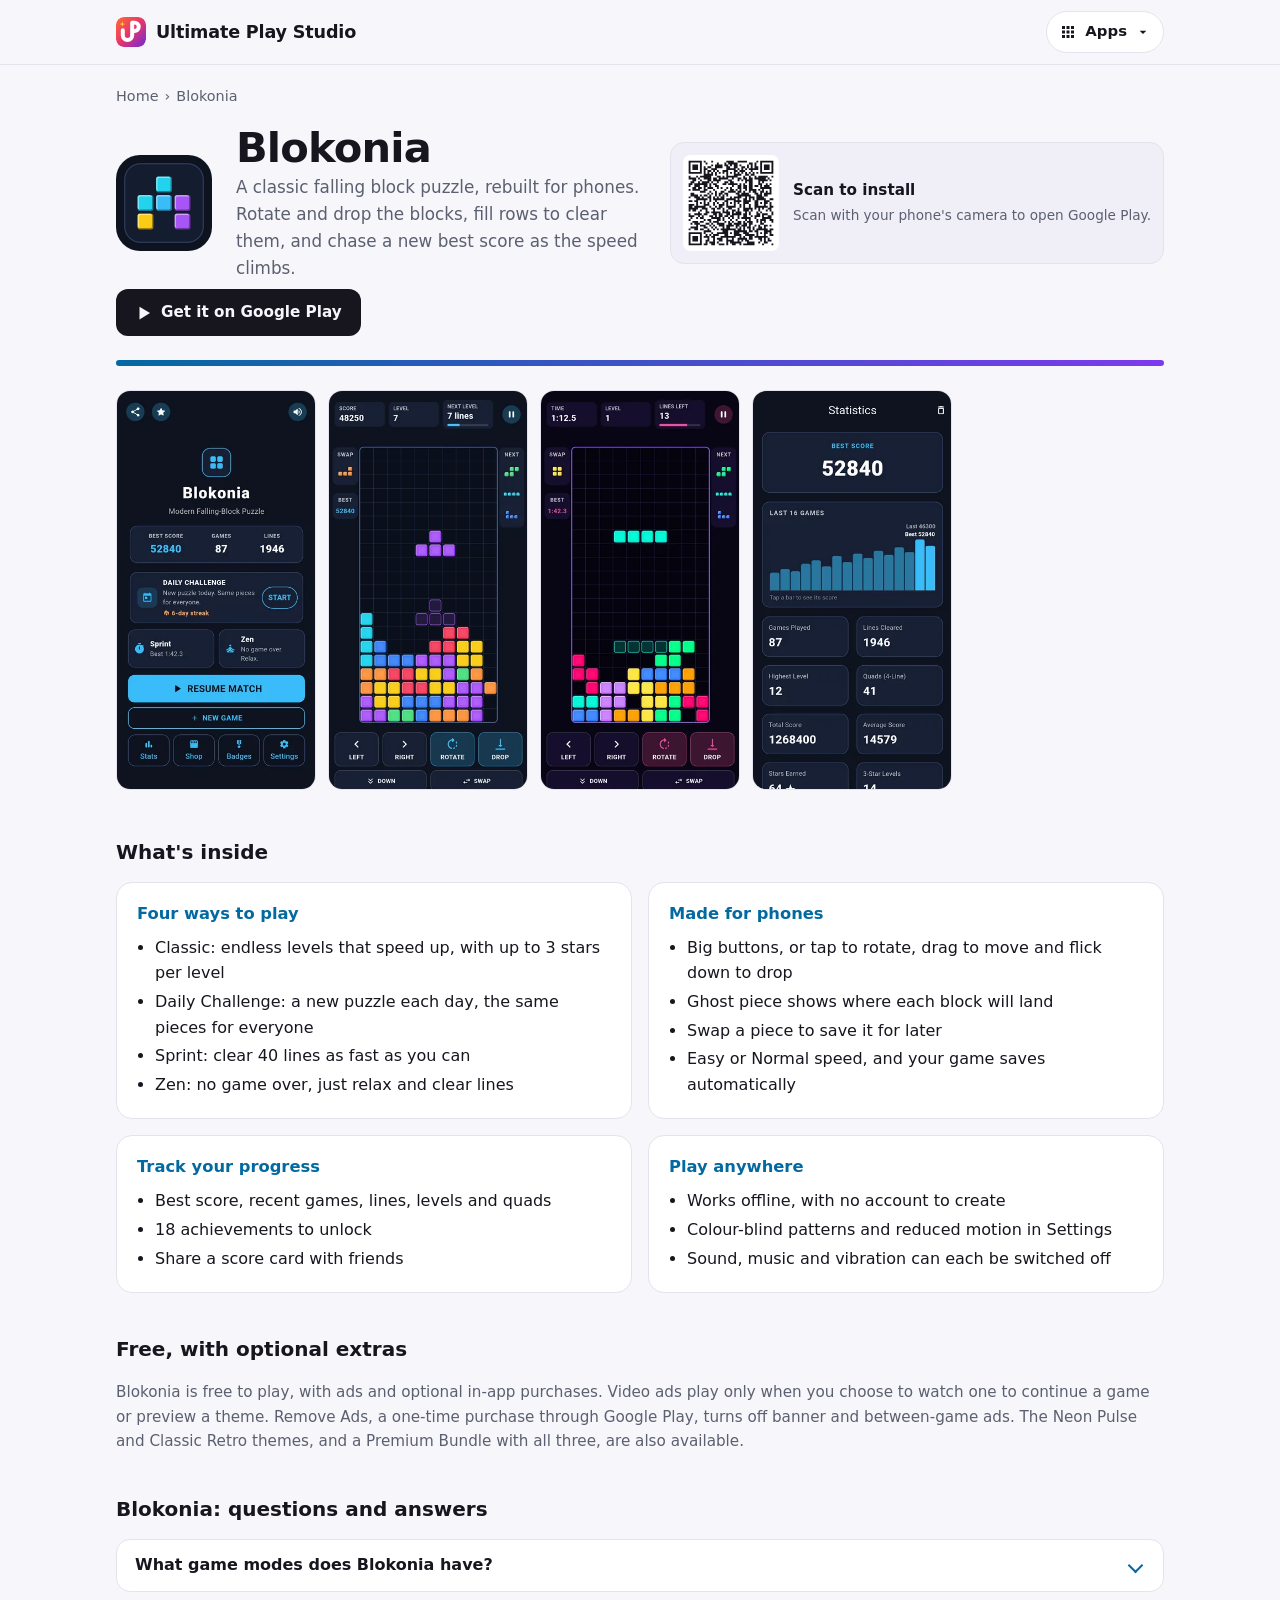
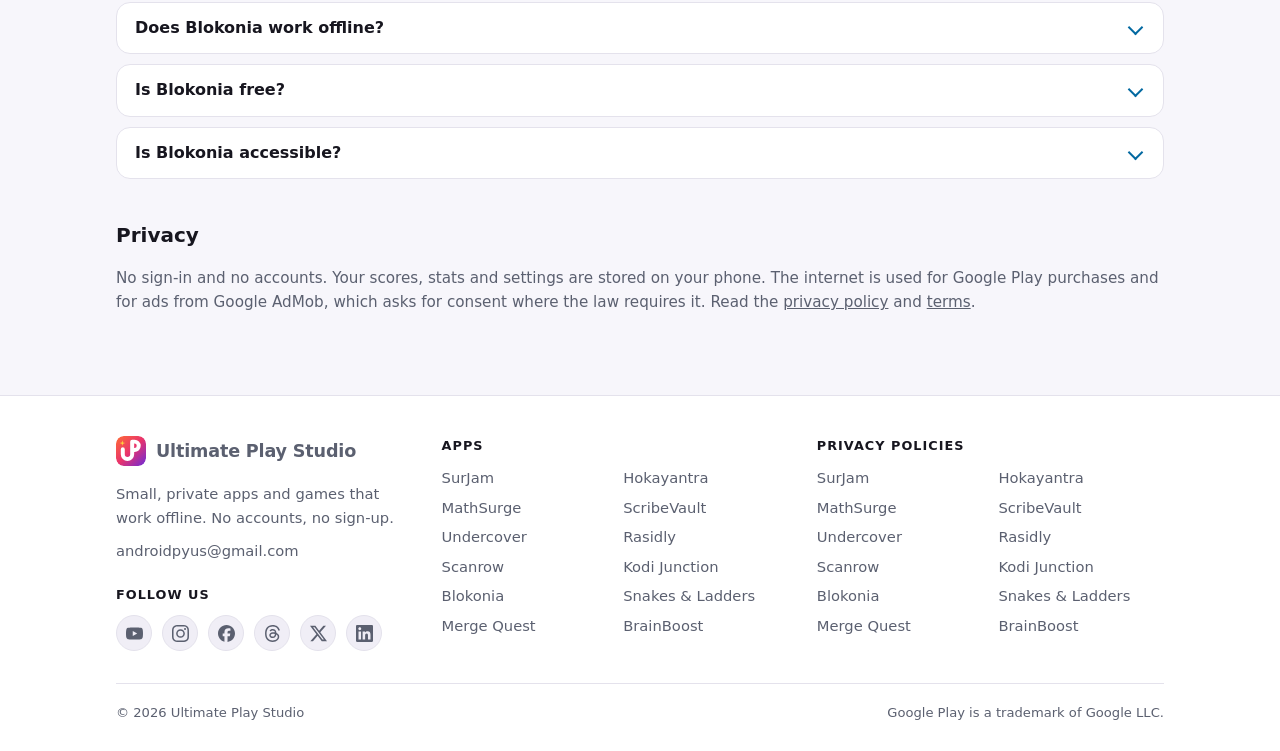
<file: blokonia/index.html>
<!doctype html>
<html lang="en">
<head>
  <meta charset="utf-8">
  <meta name="viewport" content="width=device-width, initial-scale=1">
  <title>Blokonia – Classic Falling Block Puzzle Game, Play Offline</title>
  <meta name="description" content="A classic falling block puzzle for phones: rotate and drop blocks, clear lines and chase high scores in Classic, Daily Challenge, Sprint and Zen modes.">
  <link rel="icon" type="image/png" href="../assets/blokonia-icon.png">
  <!-- seo -->
  <link rel="canonical" href="https://ultimateplaystudio.com/blokonia/">
  <meta name="theme-color" content="#f7f6fb" media="(prefers-color-scheme: light)">
  <meta name="theme-color" content="#0f0e17" media="(prefers-color-scheme: dark)">
  <link rel="apple-touch-icon" href="../assets/apple-touch-icon.png">
  <meta property="og:type" content="website">
  <meta property="og:site_name" content="Ultimate Play Studio">
  <meta property="og:locale" content="en_US">
  <meta property="og:title" content="Blokonia – Classic Falling Block Puzzle Game, Play Offline">
  <meta property="og:description" content="A classic falling block puzzle for phones: rotate and drop blocks, clear lines and chase high scores in Classic, Daily Challenge, Sprint and Zen modes.">
  <meta property="og:url" content="https://ultimateplaystudio.com/blokonia/">
  <meta property="og:image" content="https://ultimateplaystudio.com/assets/og/blokonia.png">
  <meta property="og:image:width" content="1200">
  <meta property="og:image:height" content="630">
  <meta name="twitter:card" content="summary_large_image">
  <script type="application/ld+json">
{
  "@context": "https://schema.org",
  "@graph": [
    {
      "@type": "Organization",
      "@id": "https://ultimateplaystudio.com/#organization",
      "name": "Ultimate Play Studio",
      "url": "https://ultimateplaystudio.com/",
      "logo": "https://ultimateplaystudio.com/assets/logo-512.png",
      "email": "androidpyus@gmail.com",
      "sameAs": [
        "https://www.youtube.com/@ultimateplaystudio",
        "https://www.instagram.com/ultimateplaystudio/",
        "https://www.facebook.com/ultimateplaystudio",
        "https://www.threads.net/@ultimateplaystudio",
        "https://x.com/UltPlayStudio",
        "https://www.linkedin.com/company/ultimateplaystudio"
      ]
    },
    {
      "@type": "MobileApplication",
      "@id": "https://ultimateplaystudio.com/blokonia/#app",
      "name": "Blokonia",
      "url": "https://ultimateplaystudio.com/blokonia/",
      "description": "A classic falling block puzzle for phones: rotate and drop blocks, clear lines and chase high scores in Classic, Daily Challenge, Sprint and Zen modes.",
      "operatingSystem": "Android",
      "applicationCategory": "GameApplication",
      "genre": "Puzzle",
      "image": "https://ultimateplaystudio.com/assets/blokonia-icon.png",
      "screenshot": [
        "https://ultimateplaystudio.com/assets/blokonia-1.webp",
        "https://ultimateplaystudio.com/assets/blokonia-2.webp",
        "https://ultimateplaystudio.com/assets/blokonia-3.webp",
        "https://ultimateplaystudio.com/assets/blokonia-4.webp"
      ],
      "installUrl": "https://play.google.com/store/apps/details?id=com.blokonia.app",
      "sameAs": [
        "https://play.google.com/store/apps/details?id=com.blokonia.app"
      ],
      "offers": {
        "@type": "Offer",
        "price": "0",
        "priceCurrency": "USD"
      },
      "publisher": {
        "@id": "https://ultimateplaystudio.com/#organization"
      },
      "author": {
        "@id": "https://ultimateplaystudio.com/#organization"
      }
    },
    {
      "@type": "BreadcrumbList",
      "itemListElement": [
        {
          "@type": "ListItem",
          "position": 1,
          "name": "Home",
          "item": "https://ultimateplaystudio.com/"
        },
        {
          "@type": "ListItem",
          "position": 2,
          "name": "Blokonia",
          "item": "https://ultimateplaystudio.com/blokonia/"
        }
      ]
    },
    {
      "@type": "FAQPage",
      "mainEntity": [
        {
          "@type": "Question",
          "name": "What game modes does Blokonia have?",
          "acceptedAnswer": {
            "@type": "Answer",
            "text": "Classic with endless levels that speed up, a Daily Challenge with the same pieces for everyone, Sprint to clear 40 lines as fast as you can, and Zen with no game over."
          }
        },
        {
          "@type": "Question",
          "name": "Does Blokonia work offline?",
          "acceptedAnswer": {
            "@type": "Answer",
            "text": "Yes. Blokonia works offline with no account to create, and your game saves automatically."
          }
        },
        {
          "@type": "Question",
          "name": "Is Blokonia free?",
          "acceptedAnswer": {
            "@type": "Answer",
            "text": "Yes. Blokonia is free to play, with ads and optional in-app purchases. Remove Ads, a one-time purchase, turns off banner and between-game ads."
          }
        },
        {
          "@type": "Question",
          "name": "Is Blokonia accessible?",
          "acceptedAnswer": {
            "@type": "Answer",
            "text": "Settings include colour-blind patterns and reduced motion, and sound, music and vibration can each be switched off."
          }
        }
      ]
    }
  ]
}
  </script>
  <!-- /seo -->
  <link rel="stylesheet" href="../assets/style.css">
</head>
<body class="blokonia">
  <a class="skip-link" href="#main">Skip to content</a>
  <header class="site-header">
    <div class="wrap">
      <a class="brand" href="../"><img class="brand-mark" src="../assets/logo.svg" alt="" width="30" height="30">Ultimate Play Studio</a>
      <details class="apps-menu">
        <summary><svg viewBox="0 0 24 24" width="18" height="18" aria-hidden="true"><path fill="currentColor" d="M4 4h4v4H4zm6 0h4v4h-4zm6 0h4v4h-4zM4 10h4v4H4zm6 0h4v4h-4zm6 0h4v4h-4zM4 16h4v4H4zm6 0h4v4h-4zm6 0h4v4h-4z"/></svg><span>Apps</span><svg class="apps-chevron" viewBox="0 0 24 24" width="16" height="16" aria-hidden="true"><path fill="currentColor" d="M7 10l5 5 5-5z"/></svg></summary>
        <nav class="apps-panel" aria-label="Apps">
          <a href="../surjam/"><img src="../assets/surjam-icon.png" alt="" width="32" height="32" loading="lazy"><span>SurJam</span></a>
          <a href="../hokayantra/"><img src="../assets/hokayantra-icon.png" alt="" width="32" height="32" loading="lazy"><span>Hokayantra</span></a>
          <a href="../mathsurge/"><img src="../assets/mathsurge-icon.png" alt="" width="32" height="32" loading="lazy"><span>MathSurge</span></a>
          <a href="../scribevault/"><img src="../assets/scribevault-icon.png" alt="" width="32" height="32" loading="lazy"><span>ScribeVault</span></a>
          <a href="../undercover/"><img src="../assets/undercover-icon.png" alt="" width="32" height="32" loading="lazy"><span>Undercover</span></a>
          <a href="../rasidly/"><img src="../assets/rasidly-icon.png" alt="" width="32" height="32" loading="lazy"><span>Rasidly</span></a>
          <a href="../scanrow/"><img src="../assets/scanrow-icon.png" alt="" width="32" height="32" loading="lazy"><span>Scanrow</span></a>
          <a href="../kodijunction/"><img src="../assets/kodijunction-icon.png" alt="" width="32" height="32" loading="lazy"><span>Kodi Junction</span></a>
          <a href="./" aria-current="page"><img src="../assets/blokonia-icon.png" alt="" width="32" height="32" loading="lazy"><span>Blokonia</span></a>
          <a href="../snakesladders/"><img src="../assets/snakesladders-icon.png" alt="" width="32" height="32" loading="lazy"><span>Snakes &amp; Ladders</span></a>
          <a href="../mergequest/"><img src="../assets/mergequest-icon.png" alt="" width="32" height="32" loading="lazy"><span>Merge Quest</span></a>
          <a href="../brainboost/"><img src="../assets/brainboost-icon.png" alt="" width="32" height="32" loading="lazy"><span>BrainBoost</span></a>
        </nav>
      </details>
      <script src="../assets/site.js" defer></script>
    </div>
  </header>

  <main id="main" class="wrap">
    <!-- seo:breadcrumb -->
    <nav class="breadcrumb" aria-label="Breadcrumb">
      <ol><li><a href="../">Home</a></li><li><span aria-current="page">Blokonia</span></li></ol>
    </nav>
    <!-- /seo:breadcrumb -->
    <section class="app-hero">
      <img src="../assets/blokonia-icon.png" alt="Blokonia app icon" width="96" height="96">
      <div class="app-hero-text">
        <h1>Blokonia</h1>
        <p class="tagline">A classic falling block puzzle, rebuilt for phones. Rotate and drop the blocks, fill rows to clear them, and chase a new best score as the speed climbs.</p>
      </div>
      <div class="qr">
        <img src="../assets/qr-blokonia.svg" alt="QR code that opens Blokonia on Google Play" width="96" height="96" loading="lazy" decoding="async">
        <div><strong>Scan to install</strong><span>Scan with your phone's camera to open Google Play.</span></div>
      </div>
    </section>
    <div class="card-actions">
      <a class="btn btn-play" href="https://play.google.com/store/apps/details?id=com.blokonia.app">
        <svg viewBox="0 0 24 24" aria-hidden="true"><path fill="currentColor" d="M6 3.5v17l14-8.5z"/></svg>
        Get it on Google Play
      </a>
    </div>
    <div class="accent-bar" role="presentation"></div>

    <section class="page-shots" aria-label="Screenshots">
      <div class="shots">
        <img src="../assets/blokonia-1.webp" alt="Home screen with best score, the daily challenge, Sprint and Zen modes" width="360" height="720">
        <img src="../assets/blokonia-2.webp" alt="A Classic game at level 7 with a T block about to drop and the ghost piece below" width="360" height="720" loading="lazy" decoding="async">
        <img src="../assets/blokonia-3.webp" alt="A Sprint run in the Neon Pulse theme with 13 lines left" width="360" height="720" loading="lazy" decoding="async">
        <img src="../assets/blokonia-4.webp" alt="Statistics with best score, a chart of the last 16 games and lifetime totals" width="360" height="720" loading="lazy" decoding="async">
      </div>
    </section>

    <section class="section">
      <h2>What's inside</h2>
      <div class="grid-2">
        <div class="box">
          <h3>Four ways to play</h3>
          <ul>
            <li>Classic: endless levels that speed up, with up to 3 stars per level</li>
            <li>Daily Challenge: a new puzzle each day, the same pieces for everyone</li>
            <li>Sprint: clear 40 lines as fast as you can</li>
            <li>Zen: no game over, just relax and clear lines</li>
          </ul>
        </div>
        <div class="box">
          <h3>Made for phones</h3>
          <ul>
            <li>Big buttons, or tap to rotate, drag to move and flick down to drop</li>
            <li>Ghost piece shows where each block will land</li>
            <li>Swap a piece to save it for later</li>
            <li>Easy or Normal speed, and your game saves automatically</li>
          </ul>
        </div>
        <div class="box">
          <h3>Track your progress</h3>
          <ul>
            <li>Best score, recent games, lines, levels and quads</li>
            <li>18 achievements to unlock</li>
            <li>Share a score card with friends</li>
          </ul>
        </div>
        <div class="box">
          <h3>Play anywhere</h3>
          <ul>
            <li>Works offline, with no account to create</li>
            <li>Colour-blind patterns and reduced motion in Settings</li>
            <li>Sound, music and vibration can each be switched off</li>
          </ul>
        </div>
      </div>
    </section>

    <section class="section">
      <h2>Free, with optional extras</h2>
      <p class="note">Blokonia is free to play, with ads and optional in-app purchases. Video ads play only when you choose to watch one to continue a game or preview a theme. Remove Ads, a one-time purchase through Google Play, turns off banner and between-game ads. The Neon Pulse and Classic Retro themes, and a Premium Bundle with all three, are also available.</p>
    </section>

    <!-- seo:faq -->
    <section class="section" aria-labelledby="faq-title">
      <h2 id="faq-title">Blokonia: questions and answers</h2>
      <div class="faq">
        <details>
          <summary>What game modes does Blokonia have?</summary>
          <p>Classic with endless levels that speed up, a Daily Challenge with the same pieces for everyone, Sprint to clear 40 lines as fast as you can, and Zen with no game over.</p>
        </details>
        <details>
          <summary>Does Blokonia work offline?</summary>
          <p>Yes. Blokonia works offline with no account to create, and your game saves automatically.</p>
        </details>
        <details>
          <summary>Is Blokonia free?</summary>
          <p>Yes. Blokonia is free to play, with ads and optional in-app purchases. Remove Ads, a one-time purchase, turns off banner and between-game ads.</p>
        </details>
        <details>
          <summary>Is Blokonia accessible?</summary>
          <p>Settings include colour-blind patterns and reduced motion, and sound, music and vibration can each be switched off.</p>
        </details>
      </div>
    </section>
    <!-- /seo:faq -->
    <section class="section">
      <h2>Privacy</h2>
      <p class="note">No sign-in and no accounts. Your scores, stats and settings are stored on your phone. The internet is used for Google Play purchases and for ads from Google AdMob, which asks for consent where the law requires it. Read the <a href="https://ultimateplaystudio.com/blokonia-site/privacy.html">privacy policy</a> and <a href="https://ultimateplaystudio.com/blokonia-site/terms.html">terms</a>.</p>
    </section>
  </main>

  <footer class="site-footer">
    <div class="wrap">
      <div class="footer-grid">
        <div class="footer-about">
          <a class="brand" href="../"><img class="brand-mark" src="../assets/logo.svg" alt="" width="30" height="30">Ultimate Play Studio</a>
          <p>Small, private apps and games that work offline. No accounts, no sign-up.</p>
          <p><a href="mailto:androidpyus@gmail.com">androidpyus@gmail.com</a></p>
          <p class="social-label">Follow us</p>
          <ul class="social" aria-label="Ultimate Play Studio on social media">
            <li><a href="https://www.youtube.com/@ultimateplaystudio" rel="me noopener" aria-label="YouTube" title="YouTube"><svg viewBox="0 0 24 24" width="20" height="20" aria-hidden="true"><path fill="currentColor" d="M23.498 6.186a3.016 3.016 0 0 0-2.122-2.136C19.505 3.545 12 3.545 12 3.545s-7.505 0-9.377.505A3.017 3.017 0 0 0 .502 6.186C0 8.07 0 12 0 12s0 3.93.502 5.814a3.016 3.016 0 0 0 2.122 2.136c1.871.505 9.376.505 9.376.505s7.505 0 9.377-.505a3.015 3.015 0 0 0 2.122-2.136C24 15.93 24 12 24 12s0-3.93-.502-5.814zM9.545 15.568V8.432L15.818 12l-6.273 3.568z"/></svg></a></li>
            <li><a href="https://www.instagram.com/ultimateplaystudio/" rel="me noopener" aria-label="Instagram" title="Instagram"><svg viewBox="0 0 24 24" width="20" height="20" aria-hidden="true"><path fill="currentColor" d="M7.0301.084c-1.2768.0602-2.1487.264-2.911.5634-.7888.3075-1.4575.72-2.1228 1.3877-.6652.6677-1.075 1.3368-1.3802 2.127-.2954.7638-.4956 1.6365-.552 2.914-.0564 1.2775-.0689 1.6882-.0626 4.947.0062 3.2586.0206 3.6671.0825 4.9473.061 1.2765.264 2.1482.5635 2.9107.308.7889.72 1.4573 1.388 2.1228.6679.6655 1.3365 1.0743 2.1285 1.38.7632.295 1.6361.4961 2.9134.552 1.2773.056 1.6884.069 4.9462.0627 3.2578-.0062 3.668-.0207 4.9478-.0814 1.28-.0607 2.147-.2652 2.9098-.5633.7889-.3086 1.4578-.72 2.1228-1.3881.665-.6682 1.0745-1.3378 1.3795-2.1284.2957-.7632.4966-1.636.552-2.9124.056-1.2809.0692-1.6898.063-4.948-.0063-3.2583-.021-3.6668-.0817-4.9465-.0607-1.2797-.264-2.1487-.5633-2.9117-.3084-.7889-.72-1.4568-1.3876-2.1228C21.2982 1.33 20.628.9208 19.8378.6165 19.074.321 18.2017.1197 16.9244.0645 15.6471.0093 15.236-.005 11.977.0014 8.718.0076 8.31.0215 7.0301.0839m.1402 21.6932c-1.17-.0509-1.8053-.2453-2.2287-.408-.5606-.216-.96-.4771-1.3819-.895-.422-.4178-.6811-.8186-.9-1.378-.1644-.4234-.3624-1.058-.4171-2.228-.0595-1.2645-.072-1.6442-.079-4.848-.007-3.2037.0053-3.583.0607-4.848.05-1.169.2456-1.805.408-2.2282.216-.5613.4762-.96.895-1.3816.4188-.4217.8184-.6814 1.3783-.9003.423-.1651 1.0575-.3614 2.227-.4171 1.2655-.06 1.6447-.072 4.848-.079 3.2033-.007 3.5835.005 4.8495.0608 1.169.0508 1.8053.2445 2.228.408.5608.216.96.4754 1.3816.895.4217.4194.6816.8176.9005 1.3787.1653.4217.3617 1.056.4169 2.2263.0602 1.2655.0739 1.645.0796 4.848.0058 3.203-.0055 3.5834-.061 4.848-.051 1.17-.245 1.8055-.408 2.2294-.216.5604-.4763.96-.8954 1.3814-.419.4215-.8181.6811-1.3783.9-.4224.1649-1.0577.3617-2.2262.4174-1.2656.0595-1.6448.072-4.8493.079-3.2045.007-3.5825-.006-4.848-.0608M16.953 5.5864A1.44 1.44 0 1 0 18.39 4.144a1.44 1.44 0 0 0-1.437 1.4424M5.8385 12.012c.0067 3.4032 2.7706 6.1557 6.173 6.1493 3.4026-.0065 6.157-2.7701 6.1506-6.1733-.0065-3.4032-2.771-6.1565-6.174-6.1498-3.403.0067-6.156 2.771-6.1496 6.1738M8 12.0077a4 4 0 1 1 4.008 3.9921A3.9996 3.9996 0 0 1 8 12.0077"/></svg></a></li>
            <li><a href="https://www.facebook.com/ultimateplaystudio" rel="me noopener" aria-label="Facebook" title="Facebook"><svg viewBox="0 0 24 24" width="20" height="20" aria-hidden="true"><path fill="currentColor" d="M9.101 23.691v-7.98H6.627v-3.667h2.474v-1.58c0-4.085 1.848-5.978 5.858-5.978.401 0 .955.042 1.468.103a8.68 8.68 0 0 1 1.141.195v3.325a8.623 8.623 0 0 0-.653-.036 26.805 26.805 0 0 0-.733-.009c-.707 0-1.259.096-1.675.309a1.686 1.686 0 0 0-.679.622c-.258.42-.374.995-.374 1.752v1.297h3.919l-.386 2.103-.287 1.564h-3.246v8.245C19.396 23.238 24 18.179 24 12.044c0-6.627-5.373-12-12-12s-12 5.373-12 12c0 5.628 3.874 10.35 9.101 11.647Z"/></svg></a></li>
            <li><a href="https://www.threads.net/@ultimateplaystudio" rel="me noopener" aria-label="Threads" title="Threads"><svg viewBox="0 0 24 24" width="20" height="20" aria-hidden="true"><path fill="currentColor" d="M12.186 24h-.007c-3.581-.024-6.334-1.205-8.184-3.509C2.35 18.44 1.5 15.586 1.472 12.01v-.017c.03-3.579.879-6.43 2.525-8.482C5.845 1.205 8.6.024 12.18 0h.014c2.746.02 5.043.725 6.826 2.098 1.677 1.29 2.858 3.13 3.509 5.467l-2.04.569c-1.104-3.96-3.898-5.984-8.304-6.015-2.91.022-5.11.936-6.54 2.717C4.307 6.504 3.616 8.914 3.589 12c.027 3.086.718 5.496 2.057 7.164 1.43 1.783 3.631 2.698 6.54 2.717 2.623-.02 4.358-.631 5.8-2.045 1.647-1.613 1.618-3.593 1.09-4.798-.31-.71-.873-1.3-1.634-1.75-.192 1.352-.622 2.446-1.284 3.272-.886 1.102-2.14 1.704-3.73 1.79-1.202.065-2.361-.218-3.259-.801-1.063-.689-1.685-1.74-1.752-2.964-.065-1.19.408-2.285 1.33-3.082.88-.76 2.119-1.207 3.583-1.291a13.853 13.853 0 0 1 3.02.142c-.126-.742-.375-1.332-.75-1.757-.513-.586-1.308-.883-2.359-.89h-.029c-.844 0-1.992.232-2.721 1.32L7.734 7.847c.98-1.454 2.568-2.256 4.478-2.256h.044c3.194.02 5.097 1.975 5.287 5.388.108.046.216.094.321.142 1.49.7 2.58 1.761 3.154 3.07.797 1.82.871 4.79-1.548 7.158-1.85 1.81-4.094 2.628-7.277 2.65Zm1.003-11.69c-.242 0-.487.007-.739.021-1.836.103-2.98.946-2.916 2.143.067 1.256 1.452 1.839 2.784 1.767 1.224-.065 2.818-.543 3.086-3.71a10.5 10.5 0 0 0-2.215-.221z"/></svg></a></li>
            <li><a href="https://x.com/UltPlayStudio" rel="me noopener" aria-label="X" title="X"><svg viewBox="0 0 24 24" width="20" height="20" aria-hidden="true"><path fill="currentColor" d="M18.901 1.153h3.68l-8.04 9.19L24 22.846h-7.406l-5.8-7.584-6.638 7.584H.474l8.6-9.83L0 1.154h7.594l5.243 6.932ZM17.61 20.644h2.039L6.486 3.24H4.298Z"/></svg></a></li>
            <li><a href="https://www.linkedin.com/company/ultimateplaystudio" rel="me noopener" aria-label="LinkedIn" title="LinkedIn"><svg viewBox="0 0 24 24" width="20" height="20" aria-hidden="true"><path fill="currentColor" d="M20.447 20.452h-3.554v-5.569c0-1.328-.027-3.037-1.852-3.037-1.853 0-2.136 1.445-2.136 2.939v5.667H9.351V9h3.414v1.561h.046c.477-.9 1.637-1.85 3.37-1.85 3.601 0 4.267 2.37 4.267 5.455v6.286zM5.337 7.433c-1.144 0-2.063-.926-2.063-2.065 0-1.138.92-2.063 2.063-2.063 1.14 0 2.064.925 2.064 2.063 0 1.139-.925 2.065-2.064 2.065zm1.782 13.019H3.555V9h3.564v11.452zM22.225 0H1.771C.792 0 0 .774 0 1.729v20.542C0 23.227.792 24 1.771 24h20.451C23.2 24 24 23.227 24 22.271V1.729C24 .774 23.2 0 22.222 0h.003z"/></svg></a></li>
          </ul>
        </div>
        <nav aria-label="Apps">
          <h2>Apps</h2>
          <ul>
            <li><a href="../surjam/">SurJam</a></li>
            <li><a href="../hokayantra/">Hokayantra</a></li>
            <li><a href="../mathsurge/">MathSurge</a></li>
            <li><a href="../scribevault/">ScribeVault</a></li>
            <li><a href="../undercover/">Undercover</a></li>
            <li><a href="../rasidly/">Rasidly</a></li>
            <li><a href="../scanrow/">Scanrow</a></li>
            <li><a href="../kodijunction/">Kodi Junction</a></li>
            <li><a href="./">Blokonia</a></li>
            <li><a href="../snakesladders/">Snakes &amp; Ladders</a></li>
            <li><a href="../mergequest/">Merge Quest</a></li>
            <li><a href="../brainboost/">BrainBoost</a></li>
          </ul>
        </nav>
        <nav aria-label="Privacy policies">
          <h2>Privacy policies</h2>
          <ul>
            <li><a href="https://ultimateplaystudio.com/surjam-privacy/">SurJam</a></li>
            <li><a href="https://ultimateplaystudio.com/hokayantra-privacy/">Hokayantra</a></li>
            <li><a href="https://ultimateplaystudio.com/mathsurge-privacy/">MathSurge</a></li>
            <li><a href="https://ultimateplaystudio.com/scribevault-privacy/">ScribeVault</a></li>
            <li><a href="https://ultimateplaystudio.com/undercover-word-imposter-privacy/">Undercover</a></li>
            <li><a href="https://ultimateplaystudio.com/rasidly-privacy/">Rasidly</a></li>
            <li><a href="https://ultimateplaystudio.com/scanrow-site/privacy/">Scanrow</a></li>
            <li><a href="https://kodijunction.com/privacy.html">Kodi Junction</a></li>
            <li><a href="https://ultimateplaystudio.com/blokonia-site/privacy.html">Blokonia</a></li>
            <li><a href="https://ultimateplaystudio.com/snakes-ladders-privacy/">Snakes &amp; Ladders</a></li>
            <li><a href="https://ultimateplaystudio.com/mergequest-site/privacy.html">Merge Quest</a></li>
            <li><a href="https://ultimateplaystudio.com/brainboost-privacy/">BrainBoost</a></li>
          </ul>
        </nav>
      </div>
      <div class="footer-bottom">
        <span>© 2026 Ultimate Play Studio</span>
        <span>Google Play is a trademark of Google LLC.</span>
      </div>
    </div>
  </footer>
</body>
</html>
</file>
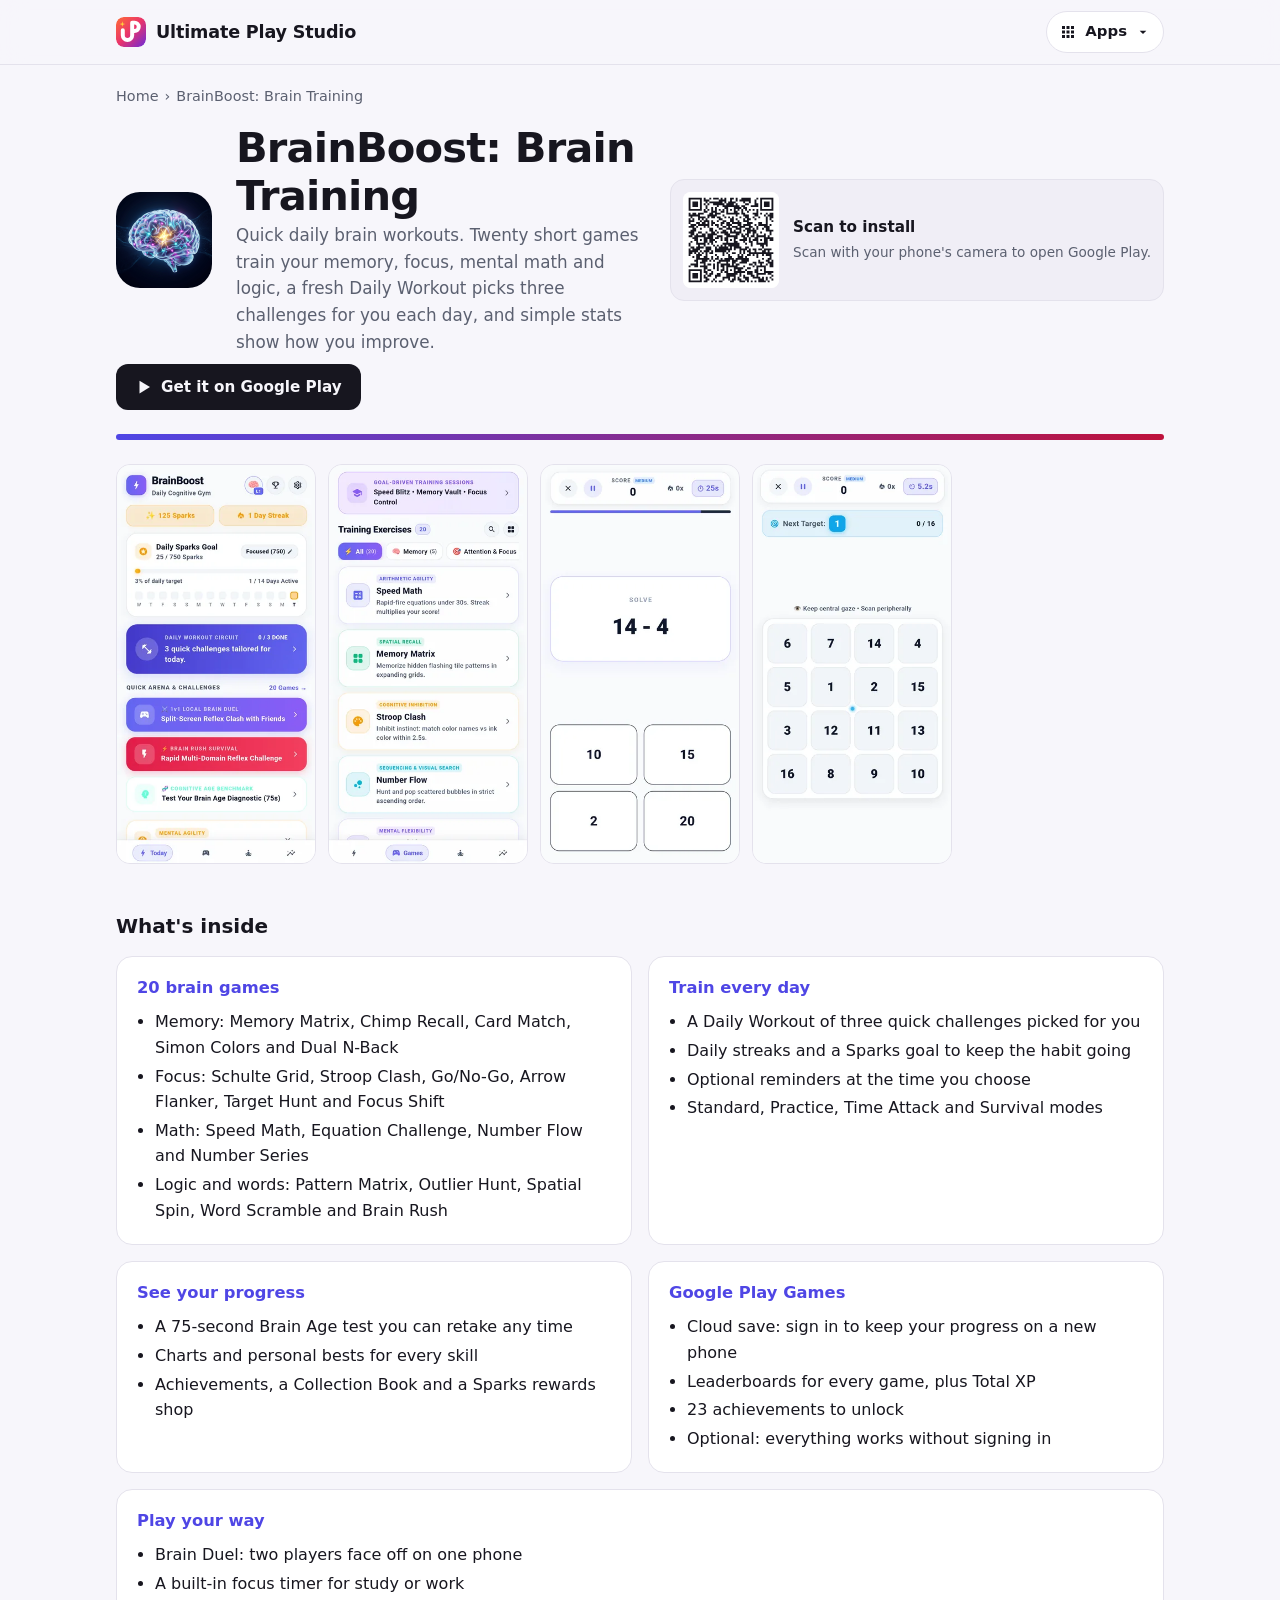
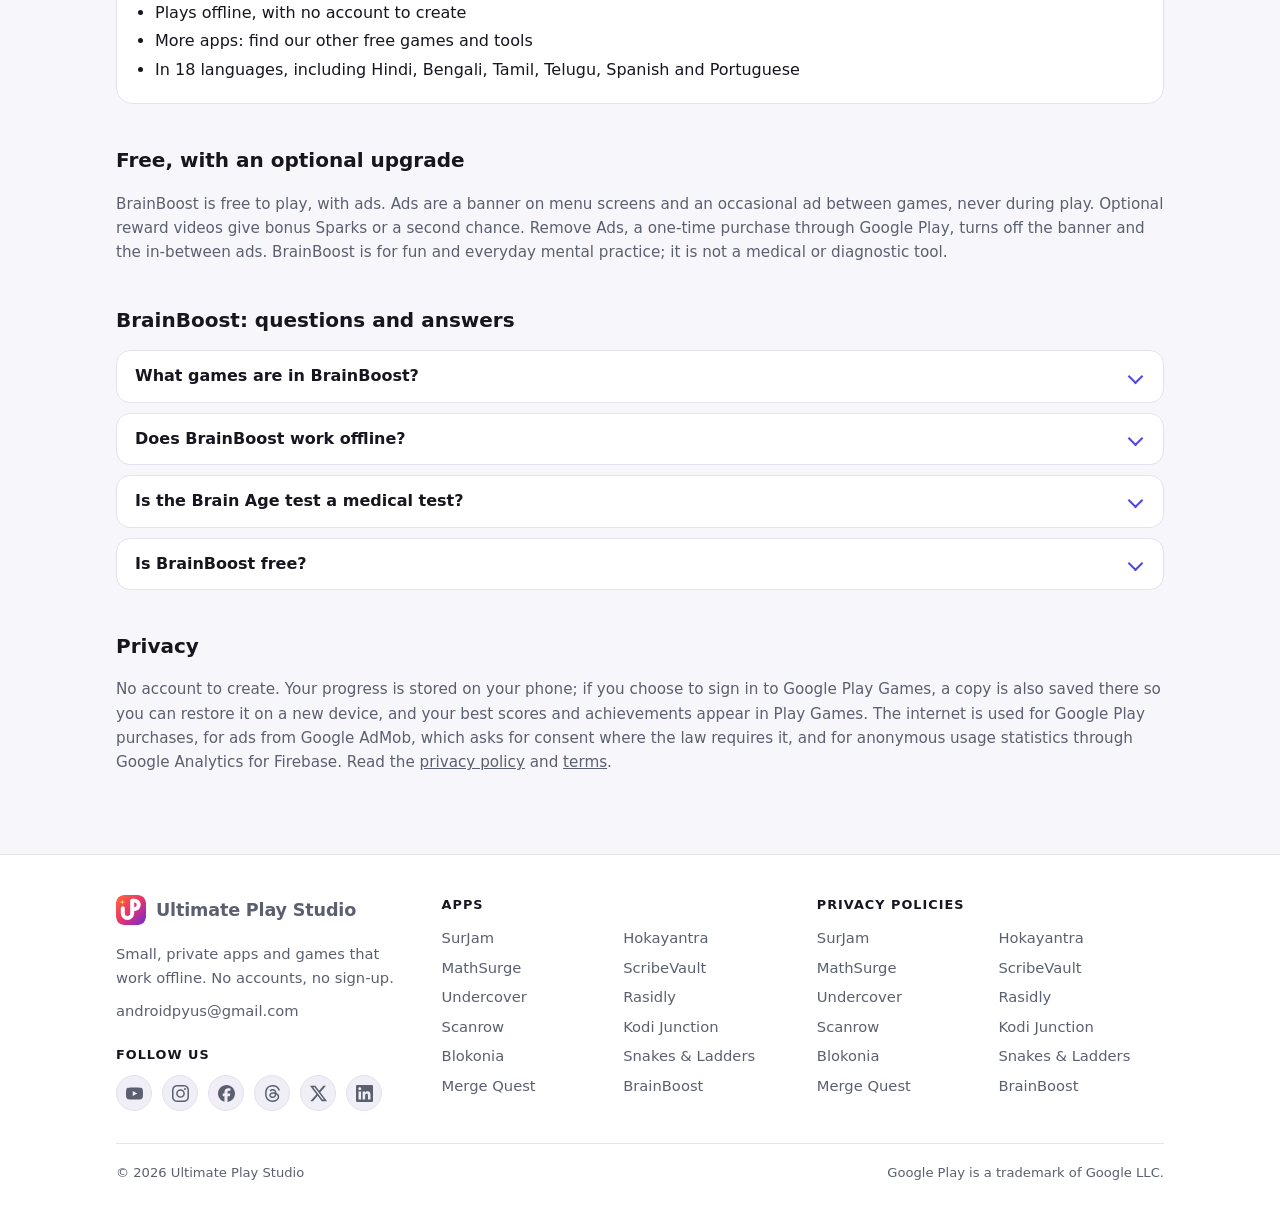
<file: brainboost/index.html>
<!doctype html>
<html lang="en">
<head>
  <meta charset="utf-8">
  <meta name="viewport" content="width=device-width, initial-scale=1">
  <title>BrainBoost – Brain Training Games for Memory, Focus &amp; Math</title>
  <meta name="description" content="20 quick brain games for memory, focus, mental math and logic, a Daily Workout, a 75-second Brain Age test and progress charts. Plays offline.">
  <link rel="icon" type="image/png" href="../assets/brainboost-icon.png">
  <!-- seo -->
  <link rel="canonical" href="https://ultimateplaystudio.com/brainboost/">
  <meta name="theme-color" content="#f7f6fb" media="(prefers-color-scheme: light)">
  <meta name="theme-color" content="#0f0e17" media="(prefers-color-scheme: dark)">
  <link rel="apple-touch-icon" href="../assets/apple-touch-icon.png">
  <meta property="og:type" content="website">
  <meta property="og:site_name" content="Ultimate Play Studio">
  <meta property="og:locale" content="en_US">
  <meta property="og:title" content="BrainBoost – Brain Training Games for Memory, Focus &amp; Math">
  <meta property="og:description" content="20 quick brain games for memory, focus, mental math and logic, a Daily Workout, a 75-second Brain Age test and progress charts. Plays offline.">
  <meta property="og:url" content="https://ultimateplaystudio.com/brainboost/">
  <meta property="og:image" content="https://ultimateplaystudio.com/assets/og/brainboost.png">
  <meta property="og:image:width" content="1200">
  <meta property="og:image:height" content="630">
  <meta name="twitter:card" content="summary_large_image">
  <script type="application/ld+json">
{
  "@context": "https://schema.org",
  "@graph": [
    {
      "@type": "Organization",
      "@id": "https://ultimateplaystudio.com/#organization",
      "name": "Ultimate Play Studio",
      "url": "https://ultimateplaystudio.com/",
      "logo": "https://ultimateplaystudio.com/assets/logo-512.png",
      "email": "androidpyus@gmail.com",
      "sameAs": [
        "https://www.youtube.com/@ultimateplaystudio",
        "https://www.instagram.com/ultimateplaystudio/",
        "https://www.facebook.com/ultimateplaystudio",
        "https://www.threads.net/@ultimateplaystudio",
        "https://x.com/UltPlayStudio",
        "https://www.linkedin.com/company/ultimateplaystudio"
      ]
    },
    {
      "@type": "MobileApplication",
      "@id": "https://ultimateplaystudio.com/brainboost/#app",
      "name": "BrainBoost: Brain Training",
      "url": "https://ultimateplaystudio.com/brainboost/",
      "description": "20 quick brain games for memory, focus, mental math and logic, a Daily Workout, a 75-second Brain Age test and progress charts. Plays offline.",
      "operatingSystem": "Android",
      "applicationCategory": "GameApplication",
      "genre": "Brain training",
      "image": "https://ultimateplaystudio.com/assets/brainboost-icon.png",
      "screenshot": [
        "https://ultimateplaystudio.com/assets/brainboost-1.webp",
        "https://ultimateplaystudio.com/assets/brainboost-2.webp",
        "https://ultimateplaystudio.com/assets/brainboost-3.webp",
        "https://ultimateplaystudio.com/assets/brainboost-4.webp"
      ],
      "installUrl": "https://play.google.com/store/apps/details?id=com.brainboost.game",
      "sameAs": [
        "https://play.google.com/store/apps/details?id=com.brainboost.game"
      ],
      "offers": {
        "@type": "Offer",
        "price": "0",
        "priceCurrency": "USD"
      },
      "publisher": {
        "@id": "https://ultimateplaystudio.com/#organization"
      },
      "author": {
        "@id": "https://ultimateplaystudio.com/#organization"
      }
    },
    {
      "@type": "BreadcrumbList",
      "itemListElement": [
        {
          "@type": "ListItem",
          "position": 1,
          "name": "Home",
          "item": "https://ultimateplaystudio.com/"
        },
        {
          "@type": "ListItem",
          "position": 2,
          "name": "BrainBoost: Brain Training",
          "item": "https://ultimateplaystudio.com/brainboost/"
        }
      ]
    },
    {
      "@type": "FAQPage",
      "mainEntity": [
        {
          "@type": "Question",
          "name": "What games are in BrainBoost?",
          "acceptedAnswer": {
            "@type": "Answer",
            "text": "Twenty games for memory, focus, math, logic and words, including Memory Matrix, Dual N-Back, Schulte Grid, Stroop Clash, Speed Math and Word Scramble, with a Daily Workout of three challenges picked for you."
          }
        },
        {
          "@type": "Question",
          "name": "Does BrainBoost work offline?",
          "acceptedAnswer": {
            "@type": "Answer",
            "text": "Yes. BrainBoost plays offline with no account to create. Signing in to Google Play Games is optional, for cloud save, leaderboards and achievements."
          }
        },
        {
          "@type": "Question",
          "name": "Is the Brain Age test a medical test?",
          "acceptedAnswer": {
            "@type": "Answer",
            "text": "No. BrainBoost is for fun and everyday mental practice. It is not a medical or diagnostic tool."
          }
        },
        {
          "@type": "Question",
          "name": "Is BrainBoost free?",
          "acceptedAnswer": {
            "@type": "Answer",
            "text": "Yes. BrainBoost is free to play, with ads that never appear during play. Remove Ads, a one-time purchase, turns off the banner and the in-between ads."
          }
        }
      ]
    }
  ]
}
  </script>
  <!-- /seo -->
  <link rel="stylesheet" href="../assets/style.css">
</head>
<body class="brainboost">
  <a class="skip-link" href="#main">Skip to content</a>
  <header class="site-header">
    <div class="wrap">
      <a class="brand" href="../"><img class="brand-mark" src="../assets/logo.svg" alt="" width="30" height="30">Ultimate Play Studio</a>
      <details class="apps-menu">
        <summary><svg viewBox="0 0 24 24" width="18" height="18" aria-hidden="true"><path fill="currentColor" d="M4 4h4v4H4zm6 0h4v4h-4zm6 0h4v4h-4zM4 10h4v4H4zm6 0h4v4h-4zm6 0h4v4h-4zM4 16h4v4H4zm6 0h4v4h-4zm6 0h4v4h-4z"/></svg><span>Apps</span><svg class="apps-chevron" viewBox="0 0 24 24" width="16" height="16" aria-hidden="true"><path fill="currentColor" d="M7 10l5 5 5-5z"/></svg></summary>
        <nav class="apps-panel" aria-label="Apps">
          <a href="../surjam/"><img src="../assets/surjam-icon.png" alt="" width="32" height="32" loading="lazy"><span>SurJam</span></a>
          <a href="../hokayantra/"><img src="../assets/hokayantra-icon.png" alt="" width="32" height="32" loading="lazy"><span>Hokayantra</span></a>
          <a href="../mathsurge/"><img src="../assets/mathsurge-icon.png" alt="" width="32" height="32" loading="lazy"><span>MathSurge</span></a>
          <a href="../scribevault/"><img src="../assets/scribevault-icon.png" alt="" width="32" height="32" loading="lazy"><span>ScribeVault</span></a>
          <a href="../undercover/"><img src="../assets/undercover-icon.png" alt="" width="32" height="32" loading="lazy"><span>Undercover</span></a>
          <a href="../rasidly/"><img src="../assets/rasidly-icon.png" alt="" width="32" height="32" loading="lazy"><span>Rasidly</span></a>
          <a href="../scanrow/"><img src="../assets/scanrow-icon.png" alt="" width="32" height="32" loading="lazy"><span>Scanrow</span></a>
          <a href="../kodijunction/"><img src="../assets/kodijunction-icon.png" alt="" width="32" height="32" loading="lazy"><span>Kodi Junction</span></a>
          <a href="../blokonia/"><img src="../assets/blokonia-icon.png" alt="" width="32" height="32" loading="lazy"><span>Blokonia</span></a>
          <a href="../snakesladders/"><img src="../assets/snakesladders-icon.png" alt="" width="32" height="32" loading="lazy"><span>Snakes &amp; Ladders</span></a>
          <a href="../mergequest/"><img src="../assets/mergequest-icon.png" alt="" width="32" height="32" loading="lazy"><span>Merge Quest</span></a>
          <a href="./" aria-current="page"><img src="../assets/brainboost-icon.png" alt="" width="32" height="32" loading="lazy"><span>BrainBoost</span></a>
        </nav>
      </details>
      <script src="../assets/site.js" defer></script>
    </div>
  </header>

  <main id="main" class="wrap">
    <!-- seo:breadcrumb -->
    <nav class="breadcrumb" aria-label="Breadcrumb">
      <ol><li><a href="../">Home</a></li><li><span aria-current="page">BrainBoost: Brain Training</span></li></ol>
    </nav>
    <!-- /seo:breadcrumb -->
    <section class="app-hero">
      <img src="../assets/brainboost-icon.png" alt="BrainBoost app icon" width="96" height="96">
      <div class="app-hero-text">
        <h1>BrainBoost: Brain Training</h1>
        <p class="tagline">Quick daily brain workouts. Twenty short games train your memory, focus, mental math and logic, a fresh Daily Workout picks three challenges for you each day, and simple stats show how you improve.</p>
      </div>
      <div class="qr">
        <img src="../assets/qr-brainboost.svg" alt="QR code that opens BrainBoost on Google Play" width="96" height="96" loading="lazy" decoding="async">
        <div><strong>Scan to install</strong><span>Scan with your phone's camera to open Google Play.</span></div>
      </div>
    </section>
    <div class="card-actions">
      <a class="btn btn-play" href="https://play.google.com/store/apps/details?id=com.brainboost.game">
        <svg viewBox="0 0 24 24" aria-hidden="true"><path fill="currentColor" d="M6 3.5v17l14-8.5z"/></svg>
        Get it on Google Play
      </a>
    </div>
    <div class="accent-bar" role="presentation"></div>

    <section class="page-shots" aria-label="Screenshots">
      <div class="shots">
        <img src="../assets/brainboost-1.webp" alt="The Today screen with the daily Sparks goal and Daily Workout" width="360" height="720">
        <img src="../assets/brainboost-2.webp" alt="The Games tab listing all 20 training exercises by category" width="360" height="720" loading="lazy" decoding="async">
        <img src="../assets/brainboost-3.webp" alt="Speed Math: solve 14 minus 4 by picking from four answers" width="360" height="720" loading="lazy" decoding="async">
        <img src="../assets/brainboost-4.webp" alt="Schulte Grid: tap the numbers 1 to 16 in order" width="360" height="720" loading="lazy" decoding="async">
      </div>
    </section>

    <section class="section">
      <h2>What's inside</h2>
      <div class="grid-2">
        <div class="box">
          <h3>20 brain games</h3>
          <ul>
            <li>Memory: Memory Matrix, Chimp Recall, Card Match, Simon Colors and Dual N-Back</li>
            <li>Focus: Schulte Grid, Stroop Clash, Go/No-Go, Arrow Flanker, Target Hunt and Focus Shift</li>
            <li>Math: Speed Math, Equation Challenge, Number Flow and Number Series</li>
            <li>Logic and words: Pattern Matrix, Outlier Hunt, Spatial Spin, Word Scramble and Brain Rush</li>
          </ul>
        </div>
        <div class="box">
          <h3>Train every day</h3>
          <ul>
            <li>A Daily Workout of three quick challenges picked for you</li>
            <li>Daily streaks and a Sparks goal to keep the habit going</li>
            <li>Optional reminders at the time you choose</li>
            <li>Standard, Practice, Time Attack and Survival modes</li>
          </ul>
        </div>
        <div class="box">
          <h3>See your progress</h3>
          <ul>
            <li>A 75-second Brain Age test you can retake any time</li>
            <li>Charts and personal bests for every skill</li>
            <li>Achievements, a Collection Book and a Sparks rewards shop</li>
          </ul>
        </div>
        <div class="box">
          <h3>Google Play Games</h3>
          <ul>
            <li>Cloud save: sign in to keep your progress on a new phone</li>
            <li>Leaderboards for every game, plus Total XP</li>
            <li>23 achievements to unlock</li>
            <li>Optional: everything works without signing in</li>
          </ul>
        </div>
        <div class="box" style="grid-column: 1 / -1">
          <h3>Play your way</h3>
          <ul>
            <li>Brain Duel: two players face off on one phone</li>
            <li>A built-in focus timer for study or work</li>
            <li>Plays offline, with no account to create</li>
            <li>More apps: find our other free games and tools</li>
            <li>In 18 languages, including Hindi, Bengali, Tamil, Telugu, Spanish and Portuguese</li>
          </ul>
        </div>
      </div>
    </section>

    <section class="section">
      <h2>Free, with an optional upgrade</h2>
      <p class="note">BrainBoost is free to play, with ads. Ads are a banner on menu screens and an occasional ad between games, never during play. Optional reward videos give bonus Sparks or a second chance. Remove Ads, a one-time purchase through Google Play, turns off the banner and the in-between ads. BrainBoost is for fun and everyday mental practice; it is not a medical or diagnostic tool.</p>
    </section>

    <!-- seo:faq -->
    <section class="section" aria-labelledby="faq-title">
      <h2 id="faq-title">BrainBoost: questions and answers</h2>
      <div class="faq">
        <details>
          <summary>What games are in BrainBoost?</summary>
          <p>Twenty games for memory, focus, math, logic and words, including Memory Matrix, Dual N-Back, Schulte Grid, Stroop Clash, Speed Math and Word Scramble, with a Daily Workout of three challenges picked for you.</p>
        </details>
        <details>
          <summary>Does BrainBoost work offline?</summary>
          <p>Yes. BrainBoost plays offline with no account to create. Signing in to Google Play Games is optional, for cloud save, leaderboards and achievements.</p>
        </details>
        <details>
          <summary>Is the Brain Age test a medical test?</summary>
          <p>No. BrainBoost is for fun and everyday mental practice. It is not a medical or diagnostic tool.</p>
        </details>
        <details>
          <summary>Is BrainBoost free?</summary>
          <p>Yes. BrainBoost is free to play, with ads that never appear during play. Remove Ads, a one-time purchase, turns off the banner and the in-between ads.</p>
        </details>
      </div>
    </section>
    <!-- /seo:faq -->
    <section class="section">
      <h2>Privacy</h2>
      <p class="note">No account to create. Your progress is stored on your phone; if you choose to sign in to Google Play Games, a copy is also saved there so you can restore it on a new device, and your best scores and achievements appear in Play Games. The internet is used for Google Play purchases, for ads from Google AdMob, which asks for consent where the law requires it, and for anonymous usage statistics through Google Analytics for Firebase. Read the <a href="https://ultimateplaystudio.com/brainboost-privacy/">privacy policy</a> and <a href="https://ultimateplaystudio.com/brainboost-privacy/terms">terms</a>.</p>
    </section>
  </main>

  <footer class="site-footer">
    <div class="wrap">
      <div class="footer-grid">
        <div class="footer-about">
          <a class="brand" href="../"><img class="brand-mark" src="../assets/logo.svg" alt="" width="30" height="30">Ultimate Play Studio</a>
          <p>Small, private apps and games that work offline. No accounts, no sign-up.</p>
          <p><a href="mailto:androidpyus@gmail.com">androidpyus@gmail.com</a></p>
          <p class="social-label">Follow us</p>
          <ul class="social" aria-label="Ultimate Play Studio on social media">
            <li><a href="https://www.youtube.com/@ultimateplaystudio" rel="me noopener" aria-label="YouTube" title="YouTube"><svg viewBox="0 0 24 24" width="20" height="20" aria-hidden="true"><path fill="currentColor" d="M23.498 6.186a3.016 3.016 0 0 0-2.122-2.136C19.505 3.545 12 3.545 12 3.545s-7.505 0-9.377.505A3.017 3.017 0 0 0 .502 6.186C0 8.07 0 12 0 12s0 3.93.502 5.814a3.016 3.016 0 0 0 2.122 2.136c1.871.505 9.376.505 9.376.505s7.505 0 9.377-.505a3.015 3.015 0 0 0 2.122-2.136C24 15.93 24 12 24 12s0-3.93-.502-5.814zM9.545 15.568V8.432L15.818 12l-6.273 3.568z"/></svg></a></li>
            <li><a href="https://www.instagram.com/ultimateplaystudio/" rel="me noopener" aria-label="Instagram" title="Instagram"><svg viewBox="0 0 24 24" width="20" height="20" aria-hidden="true"><path fill="currentColor" d="M7.0301.084c-1.2768.0602-2.1487.264-2.911.5634-.7888.3075-1.4575.72-2.1228 1.3877-.6652.6677-1.075 1.3368-1.3802 2.127-.2954.7638-.4956 1.6365-.552 2.914-.0564 1.2775-.0689 1.6882-.0626 4.947.0062 3.2586.0206 3.6671.0825 4.9473.061 1.2765.264 2.1482.5635 2.9107.308.7889.72 1.4573 1.388 2.1228.6679.6655 1.3365 1.0743 2.1285 1.38.7632.295 1.6361.4961 2.9134.552 1.2773.056 1.6884.069 4.9462.0627 3.2578-.0062 3.668-.0207 4.9478-.0814 1.28-.0607 2.147-.2652 2.9098-.5633.7889-.3086 1.4578-.72 2.1228-1.3881.665-.6682 1.0745-1.3378 1.3795-2.1284.2957-.7632.4966-1.636.552-2.9124.056-1.2809.0692-1.6898.063-4.948-.0063-3.2583-.021-3.6668-.0817-4.9465-.0607-1.2797-.264-2.1487-.5633-2.9117-.3084-.7889-.72-1.4568-1.3876-2.1228C21.2982 1.33 20.628.9208 19.8378.6165 19.074.321 18.2017.1197 16.9244.0645 15.6471.0093 15.236-.005 11.977.0014 8.718.0076 8.31.0215 7.0301.0839m.1402 21.6932c-1.17-.0509-1.8053-.2453-2.2287-.408-.5606-.216-.96-.4771-1.3819-.895-.422-.4178-.6811-.8186-.9-1.378-.1644-.4234-.3624-1.058-.4171-2.228-.0595-1.2645-.072-1.6442-.079-4.848-.007-3.2037.0053-3.583.0607-4.848.05-1.169.2456-1.805.408-2.2282.216-.5613.4762-.96.895-1.3816.4188-.4217.8184-.6814 1.3783-.9003.423-.1651 1.0575-.3614 2.227-.4171 1.2655-.06 1.6447-.072 4.848-.079 3.2033-.007 3.5835.005 4.8495.0608 1.169.0508 1.8053.2445 2.228.408.5608.216.96.4754 1.3816.895.4217.4194.6816.8176.9005 1.3787.1653.4217.3617 1.056.4169 2.2263.0602 1.2655.0739 1.645.0796 4.848.0058 3.203-.0055 3.5834-.061 4.848-.051 1.17-.245 1.8055-.408 2.2294-.216.5604-.4763.96-.8954 1.3814-.419.4215-.8181.6811-1.3783.9-.4224.1649-1.0577.3617-2.2262.4174-1.2656.0595-1.6448.072-4.8493.079-3.2045.007-3.5825-.006-4.848-.0608M16.953 5.5864A1.44 1.44 0 1 0 18.39 4.144a1.44 1.44 0 0 0-1.437 1.4424M5.8385 12.012c.0067 3.4032 2.7706 6.1557 6.173 6.1493 3.4026-.0065 6.157-2.7701 6.1506-6.1733-.0065-3.4032-2.771-6.1565-6.174-6.1498-3.403.0067-6.156 2.771-6.1496 6.1738M8 12.0077a4 4 0 1 1 4.008 3.9921A3.9996 3.9996 0 0 1 8 12.0077"/></svg></a></li>
            <li><a href="https://www.facebook.com/ultimateplaystudio" rel="me noopener" aria-label="Facebook" title="Facebook"><svg viewBox="0 0 24 24" width="20" height="20" aria-hidden="true"><path fill="currentColor" d="M9.101 23.691v-7.98H6.627v-3.667h2.474v-1.58c0-4.085 1.848-5.978 5.858-5.978.401 0 .955.042 1.468.103a8.68 8.68 0 0 1 1.141.195v3.325a8.623 8.623 0 0 0-.653-.036 26.805 26.805 0 0 0-.733-.009c-.707 0-1.259.096-1.675.309a1.686 1.686 0 0 0-.679.622c-.258.42-.374.995-.374 1.752v1.297h3.919l-.386 2.103-.287 1.564h-3.246v8.245C19.396 23.238 24 18.179 24 12.044c0-6.627-5.373-12-12-12s-12 5.373-12 12c0 5.628 3.874 10.35 9.101 11.647Z"/></svg></a></li>
            <li><a href="https://www.threads.net/@ultimateplaystudio" rel="me noopener" aria-label="Threads" title="Threads"><svg viewBox="0 0 24 24" width="20" height="20" aria-hidden="true"><path fill="currentColor" d="M12.186 24h-.007c-3.581-.024-6.334-1.205-8.184-3.509C2.35 18.44 1.5 15.586 1.472 12.01v-.017c.03-3.579.879-6.43 2.525-8.482C5.845 1.205 8.6.024 12.18 0h.014c2.746.02 5.043.725 6.826 2.098 1.677 1.29 2.858 3.13 3.509 5.467l-2.04.569c-1.104-3.96-3.898-5.984-8.304-6.015-2.91.022-5.11.936-6.54 2.717C4.307 6.504 3.616 8.914 3.589 12c.027 3.086.718 5.496 2.057 7.164 1.43 1.783 3.631 2.698 6.54 2.717 2.623-.02 4.358-.631 5.8-2.045 1.647-1.613 1.618-3.593 1.09-4.798-.31-.71-.873-1.3-1.634-1.75-.192 1.352-.622 2.446-1.284 3.272-.886 1.102-2.14 1.704-3.73 1.79-1.202.065-2.361-.218-3.259-.801-1.063-.689-1.685-1.74-1.752-2.964-.065-1.19.408-2.285 1.33-3.082.88-.76 2.119-1.207 3.583-1.291a13.853 13.853 0 0 1 3.02.142c-.126-.742-.375-1.332-.75-1.757-.513-.586-1.308-.883-2.359-.89h-.029c-.844 0-1.992.232-2.721 1.32L7.734 7.847c.98-1.454 2.568-2.256 4.478-2.256h.044c3.194.02 5.097 1.975 5.287 5.388.108.046.216.094.321.142 1.49.7 2.58 1.761 3.154 3.07.797 1.82.871 4.79-1.548 7.158-1.85 1.81-4.094 2.628-7.277 2.65Zm1.003-11.69c-.242 0-.487.007-.739.021-1.836.103-2.98.946-2.916 2.143.067 1.256 1.452 1.839 2.784 1.767 1.224-.065 2.818-.543 3.086-3.71a10.5 10.5 0 0 0-2.215-.221z"/></svg></a></li>
            <li><a href="https://x.com/UltPlayStudio" rel="me noopener" aria-label="X" title="X"><svg viewBox="0 0 24 24" width="20" height="20" aria-hidden="true"><path fill="currentColor" d="M18.901 1.153h3.68l-8.04 9.19L24 22.846h-7.406l-5.8-7.584-6.638 7.584H.474l8.6-9.83L0 1.154h7.594l5.243 6.932ZM17.61 20.644h2.039L6.486 3.24H4.298Z"/></svg></a></li>
            <li><a href="https://www.linkedin.com/company/ultimateplaystudio" rel="me noopener" aria-label="LinkedIn" title="LinkedIn"><svg viewBox="0 0 24 24" width="20" height="20" aria-hidden="true"><path fill="currentColor" d="M20.447 20.452h-3.554v-5.569c0-1.328-.027-3.037-1.852-3.037-1.853 0-2.136 1.445-2.136 2.939v5.667H9.351V9h3.414v1.561h.046c.477-.9 1.637-1.85 3.37-1.85 3.601 0 4.267 2.37 4.267 5.455v6.286zM5.337 7.433c-1.144 0-2.063-.926-2.063-2.065 0-1.138.92-2.063 2.063-2.063 1.14 0 2.064.925 2.064 2.063 0 1.139-.925 2.065-2.064 2.065zm1.782 13.019H3.555V9h3.564v11.452zM22.225 0H1.771C.792 0 0 .774 0 1.729v20.542C0 23.227.792 24 1.771 24h20.451C23.2 24 24 23.227 24 22.271V1.729C24 .774 23.2 0 22.222 0h.003z"/></svg></a></li>
          </ul>
        </div>
        <nav aria-label="Apps">
          <h2>Apps</h2>
          <ul>
            <li><a href="../surjam/">SurJam</a></li>
            <li><a href="../hokayantra/">Hokayantra</a></li>
            <li><a href="../mathsurge/">MathSurge</a></li>
            <li><a href="../scribevault/">ScribeVault</a></li>
            <li><a href="../undercover/">Undercover</a></li>
            <li><a href="../rasidly/">Rasidly</a></li>
            <li><a href="../scanrow/">Scanrow</a></li>
            <li><a href="../kodijunction/">Kodi Junction</a></li>
            <li><a href="../blokonia/">Blokonia</a></li>
            <li><a href="../snakesladders/">Snakes &amp; Ladders</a></li>
            <li><a href="../mergequest/">Merge Quest</a></li>
            <li><a href="./">BrainBoost</a></li>
          </ul>
        </nav>
        <nav aria-label="Privacy policies">
          <h2>Privacy policies</h2>
          <ul>
            <li><a href="https://ultimateplaystudio.com/surjam-privacy/">SurJam</a></li>
            <li><a href="https://ultimateplaystudio.com/hokayantra-privacy/">Hokayantra</a></li>
            <li><a href="https://ultimateplaystudio.com/mathsurge-privacy/">MathSurge</a></li>
            <li><a href="https://ultimateplaystudio.com/scribevault-privacy/">ScribeVault</a></li>
            <li><a href="https://ultimateplaystudio.com/undercover-word-imposter-privacy/">Undercover</a></li>
            <li><a href="https://ultimateplaystudio.com/rasidly-privacy/">Rasidly</a></li>
            <li><a href="https://ultimateplaystudio.com/scanrow-site/privacy/">Scanrow</a></li>
            <li><a href="https://kodijunction.com/privacy.html">Kodi Junction</a></li>
            <li><a href="https://ultimateplaystudio.com/blokonia-site/privacy.html">Blokonia</a></li>
            <li><a href="https://ultimateplaystudio.com/snakes-ladders-privacy/">Snakes &amp; Ladders</a></li>
            <li><a href="https://ultimateplaystudio.com/mergequest-site/privacy.html">Merge Quest</a></li>
            <li><a href="https://ultimateplaystudio.com/brainboost-privacy/">BrainBoost</a></li>
          </ul>
        </nav>
      </div>
      <div class="footer-bottom">
        <span>© 2026 Ultimate Play Studio</span>
        <span>Google Play is a trademark of Google LLC.</span>
      </div>
    </div>
  </footer>
</body>
</html>
</file>
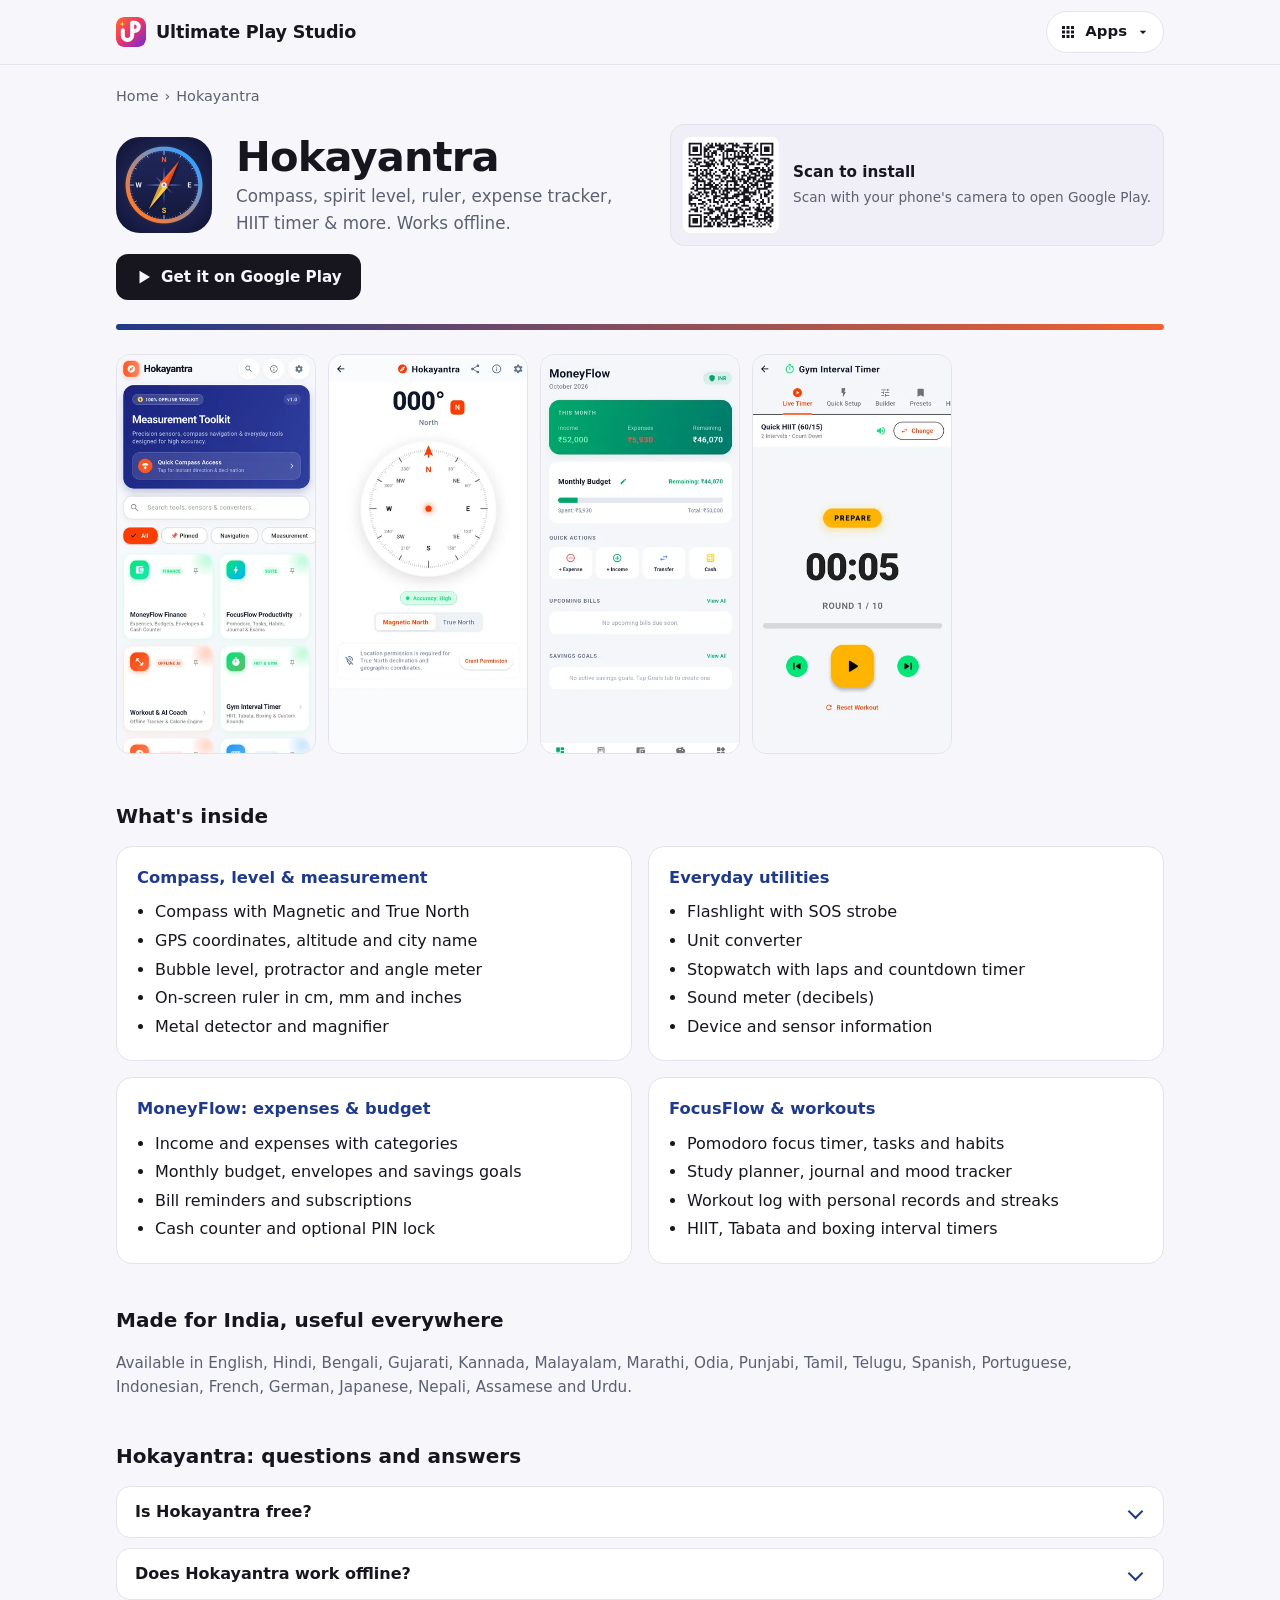
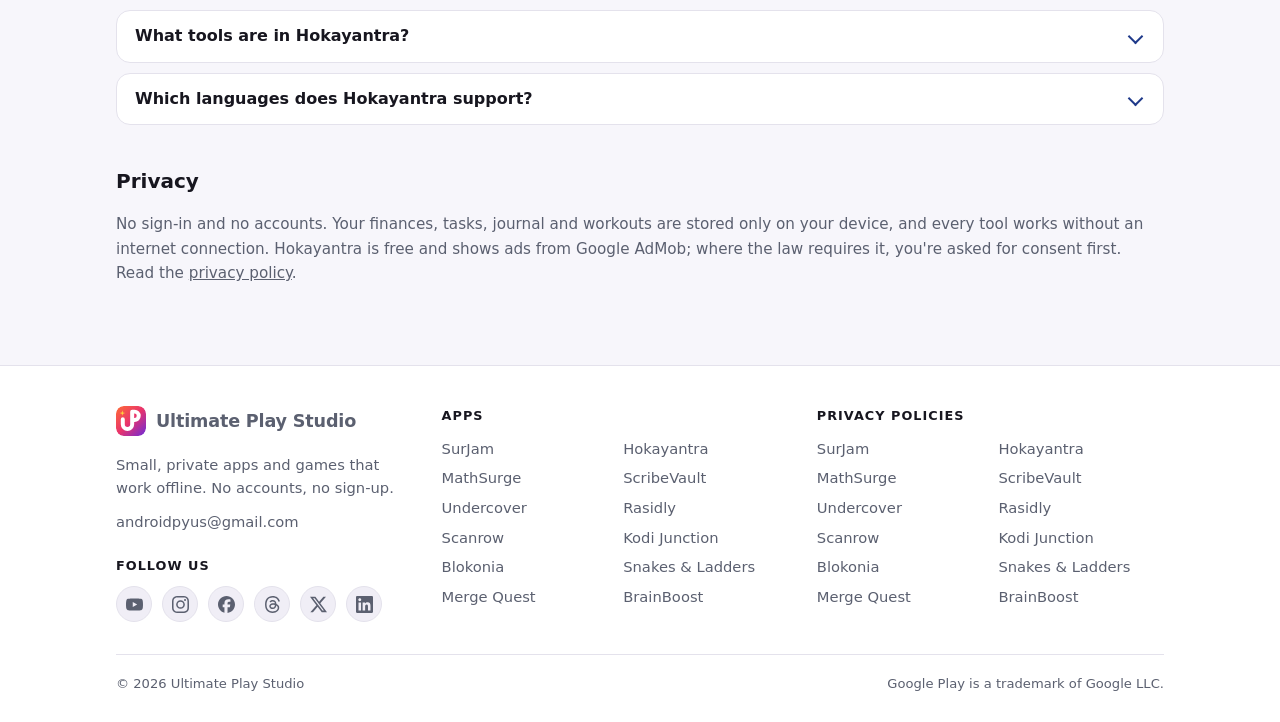
<file: hokayantra/index.html>
<!doctype html>
<html lang="en">
<head>
  <meta charset="utf-8">
  <meta name="viewport" content="width=device-width, initial-scale=1">
  <title>Hokayantra – Compass, Spirit Level, Ruler &amp; Expense Tracker</title>
  <meta name="description" content="Offline toolkit: compass with True North, bubble level, ruler, metal detector, flashlight, expense tracker, focus timer and HIIT workouts. 20 languages.">
  <link rel="icon" type="image/png" href="../assets/hokayantra-icon.png">
  <!-- seo -->
  <link rel="canonical" href="https://ultimateplaystudio.com/hokayantra/">
  <meta name="theme-color" content="#f7f6fb" media="(prefers-color-scheme: light)">
  <meta name="theme-color" content="#0f0e17" media="(prefers-color-scheme: dark)">
  <link rel="apple-touch-icon" href="../assets/apple-touch-icon.png">
  <meta property="og:type" content="website">
  <meta property="og:site_name" content="Ultimate Play Studio">
  <meta property="og:locale" content="en_US">
  <meta property="og:title" content="Hokayantra – Compass, Spirit Level, Ruler &amp; Expense Tracker">
  <meta property="og:description" content="Offline toolkit: compass with True North, bubble level, ruler, metal detector, flashlight, expense tracker, focus timer and HIIT workouts. 20 languages.">
  <meta property="og:url" content="https://ultimateplaystudio.com/hokayantra/">
  <meta property="og:image" content="https://ultimateplaystudio.com/assets/og/hokayantra.png">
  <meta property="og:image:width" content="1200">
  <meta property="og:image:height" content="630">
  <meta name="twitter:card" content="summary_large_image">
  <script type="application/ld+json">
{
  "@context": "https://schema.org",
  "@graph": [
    {
      "@type": "Organization",
      "@id": "https://ultimateplaystudio.com/#organization",
      "name": "Ultimate Play Studio",
      "url": "https://ultimateplaystudio.com/",
      "logo": "https://ultimateplaystudio.com/assets/logo-512.png",
      "email": "androidpyus@gmail.com",
      "sameAs": [
        "https://www.youtube.com/@ultimateplaystudio",
        "https://www.instagram.com/ultimateplaystudio/",
        "https://www.facebook.com/ultimateplaystudio",
        "https://www.threads.net/@ultimateplaystudio",
        "https://x.com/UltPlayStudio",
        "https://www.linkedin.com/company/ultimateplaystudio"
      ]
    },
    {
      "@type": "MobileApplication",
      "@id": "https://ultimateplaystudio.com/hokayantra/#app",
      "name": "Hokayantra",
      "url": "https://ultimateplaystudio.com/hokayantra/",
      "description": "Offline toolkit: compass with True North, bubble level, ruler, metal detector, flashlight, expense tracker, focus timer and HIIT workouts. 20 languages.",
      "operatingSystem": "Android",
      "applicationCategory": "UtilitiesApplication",
      "genre": "Tools",
      "image": "https://ultimateplaystudio.com/assets/hokayantra-icon.png",
      "screenshot": [
        "https://ultimateplaystudio.com/assets/hokayantra-1.webp",
        "https://ultimateplaystudio.com/assets/hokayantra-2.webp",
        "https://ultimateplaystudio.com/assets/hokayantra-3.webp",
        "https://ultimateplaystudio.com/assets/hokayantra-4.webp"
      ],
      "installUrl": "https://play.google.com/store/apps/details?id=com.hokayantra.app",
      "sameAs": [
        "https://play.google.com/store/apps/details?id=com.hokayantra.app"
      ],
      "offers": {
        "@type": "Offer",
        "price": "0",
        "priceCurrency": "USD"
      },
      "publisher": {
        "@id": "https://ultimateplaystudio.com/#organization"
      },
      "author": {
        "@id": "https://ultimateplaystudio.com/#organization"
      }
    },
    {
      "@type": "BreadcrumbList",
      "itemListElement": [
        {
          "@type": "ListItem",
          "position": 1,
          "name": "Home",
          "item": "https://ultimateplaystudio.com/"
        },
        {
          "@type": "ListItem",
          "position": 2,
          "name": "Hokayantra",
          "item": "https://ultimateplaystudio.com/hokayantra/"
        }
      ]
    },
    {
      "@type": "FAQPage",
      "mainEntity": [
        {
          "@type": "Question",
          "name": "Is Hokayantra free?",
          "acceptedAnswer": {
            "@type": "Answer",
            "text": "Yes. Hokayantra is free and shows ads from Google AdMob. Where the law requires it, you are asked for consent first."
          }
        },
        {
          "@type": "Question",
          "name": "Does Hokayantra work offline?",
          "acceptedAnswer": {
            "@type": "Answer",
            "text": "Yes. Every tool works without an internet connection, from the compass and spirit level to the expense tracker, focus timer and workout log."
          }
        },
        {
          "@type": "Question",
          "name": "What tools are in Hokayantra?",
          "acceptedAnswer": {
            "@type": "Answer",
            "text": "A compass with Magnetic and True North, GPS coordinates, bubble level, protractor, on-screen ruler, metal detector, magnifier, flashlight, unit converter, stopwatch, sound meter, the MoneyFlow expense tracker, the FocusFlow focus timer and workout timers."
          }
        },
        {
          "@type": "Question",
          "name": "Which languages does Hokayantra support?",
          "acceptedAnswer": {
            "@type": "Answer",
            "text": "English, Hindi, Bengali, Gujarati, Kannada, Malayalam, Marathi, Odia, Punjabi, Tamil, Telugu, Spanish, Portuguese, Indonesian, French, German, Japanese, Nepali, Assamese and Urdu."
          }
        }
      ]
    }
  ]
}
  </script>
  <!-- /seo -->
  <link rel="stylesheet" href="../assets/style.css">
</head>
<body class="hokayantra">
  <a class="skip-link" href="#main">Skip to content</a>
  <header class="site-header">
    <div class="wrap">
      <a class="brand" href="../"><img class="brand-mark" src="../assets/logo.svg" alt="" width="30" height="30">Ultimate Play Studio</a>
      <details class="apps-menu">
        <summary><svg viewBox="0 0 24 24" width="18" height="18" aria-hidden="true"><path fill="currentColor" d="M4 4h4v4H4zm6 0h4v4h-4zm6 0h4v4h-4zM4 10h4v4H4zm6 0h4v4h-4zm6 0h4v4h-4zM4 16h4v4H4zm6 0h4v4h-4zm6 0h4v4h-4z"/></svg><span>Apps</span><svg class="apps-chevron" viewBox="0 0 24 24" width="16" height="16" aria-hidden="true"><path fill="currentColor" d="M7 10l5 5 5-5z"/></svg></summary>
        <nav class="apps-panel" aria-label="Apps">
          <a href="../surjam/"><img src="../assets/surjam-icon.png" alt="" width="32" height="32" loading="lazy"><span>SurJam</span></a>
          <a href="./" aria-current="page"><img src="../assets/hokayantra-icon.png" alt="" width="32" height="32" loading="lazy"><span>Hokayantra</span></a>
          <a href="../mathsurge/"><img src="../assets/mathsurge-icon.png" alt="" width="32" height="32" loading="lazy"><span>MathSurge</span></a>
          <a href="../scribevault/"><img src="../assets/scribevault-icon.png" alt="" width="32" height="32" loading="lazy"><span>ScribeVault</span></a>
          <a href="../undercover/"><img src="../assets/undercover-icon.png" alt="" width="32" height="32" loading="lazy"><span>Undercover</span></a>
          <a href="../rasidly/"><img src="../assets/rasidly-icon.png" alt="" width="32" height="32" loading="lazy"><span>Rasidly</span></a>
          <a href="../scanrow/"><img src="../assets/scanrow-icon.png" alt="" width="32" height="32" loading="lazy"><span>Scanrow</span></a>
          <a href="../kodijunction/"><img src="../assets/kodijunction-icon.png" alt="" width="32" height="32" loading="lazy"><span>Kodi Junction</span></a>
          <a href="../blokonia/"><img src="../assets/blokonia-icon.png" alt="" width="32" height="32" loading="lazy"><span>Blokonia</span></a>
          <a href="../snakesladders/"><img src="../assets/snakesladders-icon.png" alt="" width="32" height="32" loading="lazy"><span>Snakes &amp; Ladders</span></a>
          <a href="../mergequest/"><img src="../assets/mergequest-icon.png" alt="" width="32" height="32" loading="lazy"><span>Merge Quest</span></a>
          <a href="../brainboost/"><img src="../assets/brainboost-icon.png" alt="" width="32" height="32" loading="lazy"><span>BrainBoost</span></a>
        </nav>
      </details>
      <script src="../assets/site.js" defer></script>
    </div>
  </header>

  <main id="main" class="wrap">
    <!-- seo:breadcrumb -->
    <nav class="breadcrumb" aria-label="Breadcrumb">
      <ol><li><a href="../">Home</a></li><li><span aria-current="page">Hokayantra</span></li></ol>
    </nav>
    <!-- /seo:breadcrumb -->
    <section class="app-hero">
      <img src="../assets/hokayantra-icon.png" alt="Hokayantra app icon" width="96" height="96">
      <div class="app-hero-text">
        <h1>Hokayantra</h1>
        <p class="tagline">Compass, spirit level, ruler, expense tracker, HIIT timer &amp; more. Works offline.</p>
      </div>
      <div class="qr">
        <img src="../assets/qr-hokayantra.svg" alt="QR code that opens Hokayantra on Google Play" width="96" height="96" loading="lazy" decoding="async">
        <div><strong>Scan to install</strong><span>Scan with your phone's camera to open Google Play.</span></div>
      </div>
    </section>
    <div class="card-actions">
      <a class="btn btn-play" href="https://play.google.com/store/apps/details?id=com.hokayantra.app">
        <svg viewBox="0 0 24 24" aria-hidden="true"><path fill="currentColor" d="M6 3.5v17l14-8.5z"/></svg>
        Get it on Google Play
      </a>
    </div>
    <div class="accent-bar" role="presentation"></div>

    <section class="page-shots" aria-label="Screenshots">
      <div class="shots">
        <img src="../assets/hokayantra-1.webp" alt="Hokayantra home screen with the tool list" width="360" height="720">
        <img src="../assets/hokayantra-2.webp" alt="Digital compass pointing north" width="360" height="720" loading="lazy" decoding="async">
        <img src="../assets/hokayantra-3.webp" alt="MoneyFlow expense tracker" width="360" height="720" loading="lazy" decoding="async">
        <img src="../assets/hokayantra-4.webp" alt="Gym interval timer" width="360" height="720" loading="lazy" decoding="async">
      </div>
    </section>

    <section class="section">
      <h2>What's inside</h2>
      <div class="grid-2">
        <div class="box">
          <h3>Compass, level &amp; measurement</h3>
          <ul>
            <li>Compass with Magnetic and True North</li>
            <li>GPS coordinates, altitude and city name</li>
            <li>Bubble level, protractor and angle meter</li>
            <li>On-screen ruler in cm, mm and inches</li>
            <li>Metal detector and magnifier</li>
          </ul>
        </div>
        <div class="box">
          <h3>Everyday utilities</h3>
          <ul>
            <li>Flashlight with SOS strobe</li>
            <li>Unit converter</li>
            <li>Stopwatch with laps and countdown timer</li>
            <li>Sound meter (decibels)</li>
            <li>Device and sensor information</li>
          </ul>
        </div>
        <div class="box">
          <h3>MoneyFlow: expenses &amp; budget</h3>
          <ul>
            <li>Income and expenses with categories</li>
            <li>Monthly budget, envelopes and savings goals</li>
            <li>Bill reminders and subscriptions</li>
            <li>Cash counter and optional PIN lock</li>
          </ul>
        </div>
        <div class="box">
          <h3>FocusFlow &amp; workouts</h3>
          <ul>
            <li>Pomodoro focus timer, tasks and habits</li>
            <li>Study planner, journal and mood tracker</li>
            <li>Workout log with personal records and streaks</li>
            <li>HIIT, Tabata and boxing interval timers</li>
          </ul>
        </div>
      </div>
    </section>

    <section class="section">
      <h2>Made for India, useful everywhere</h2>
      <p class="note">Available in English, Hindi, Bengali, Gujarati, Kannada, Malayalam, Marathi, Odia, Punjabi, Tamil, Telugu, Spanish, Portuguese, Indonesian, French, German, Japanese, Nepali, Assamese and Urdu.</p>
    </section>

    <!-- seo:faq -->
    <section class="section" aria-labelledby="faq-title">
      <h2 id="faq-title">Hokayantra: questions and answers</h2>
      <div class="faq">
        <details>
          <summary>Is Hokayantra free?</summary>
          <p>Yes. Hokayantra is free and shows ads from Google AdMob. Where the law requires it, you are asked for consent first.</p>
        </details>
        <details>
          <summary>Does Hokayantra work offline?</summary>
          <p>Yes. Every tool works without an internet connection, from the compass and spirit level to the expense tracker, focus timer and workout log.</p>
        </details>
        <details>
          <summary>What tools are in Hokayantra?</summary>
          <p>A compass with Magnetic and True North, GPS coordinates, bubble level, protractor, on-screen ruler, metal detector, magnifier, flashlight, unit converter, stopwatch, sound meter, the MoneyFlow expense tracker, the FocusFlow focus timer and workout timers.</p>
        </details>
        <details>
          <summary>Which languages does Hokayantra support?</summary>
          <p>English, Hindi, Bengali, Gujarati, Kannada, Malayalam, Marathi, Odia, Punjabi, Tamil, Telugu, Spanish, Portuguese, Indonesian, French, German, Japanese, Nepali, Assamese and Urdu.</p>
        </details>
      </div>
    </section>
    <!-- /seo:faq -->
    <section class="section">
      <h2>Privacy</h2>
      <p class="note">No sign-in and no accounts. Your finances, tasks, journal and workouts are stored only on your device, and every tool works without an internet connection. Hokayantra is free and shows ads from Google AdMob; where the law requires it, you're asked for consent first. Read the <a href="https://ultimateplaystudio.com/hokayantra-privacy/">privacy policy</a>.</p>
    </section>
  </main>

  <footer class="site-footer">
    <div class="wrap">
      <div class="footer-grid">
        <div class="footer-about">
          <a class="brand" href="../"><img class="brand-mark" src="../assets/logo.svg" alt="" width="30" height="30">Ultimate Play Studio</a>
          <p>Small, private apps and games that work offline. No accounts, no sign-up.</p>
          <p><a href="mailto:androidpyus@gmail.com">androidpyus@gmail.com</a></p>
          <p class="social-label">Follow us</p>
          <ul class="social" aria-label="Ultimate Play Studio on social media">
            <li><a href="https://www.youtube.com/@ultimateplaystudio" rel="me noopener" aria-label="YouTube" title="YouTube"><svg viewBox="0 0 24 24" width="20" height="20" aria-hidden="true"><path fill="currentColor" d="M23.498 6.186a3.016 3.016 0 0 0-2.122-2.136C19.505 3.545 12 3.545 12 3.545s-7.505 0-9.377.505A3.017 3.017 0 0 0 .502 6.186C0 8.07 0 12 0 12s0 3.93.502 5.814a3.016 3.016 0 0 0 2.122 2.136c1.871.505 9.376.505 9.376.505s7.505 0 9.377-.505a3.015 3.015 0 0 0 2.122-2.136C24 15.93 24 12 24 12s0-3.93-.502-5.814zM9.545 15.568V8.432L15.818 12l-6.273 3.568z"/></svg></a></li>
            <li><a href="https://www.instagram.com/ultimateplaystudio/" rel="me noopener" aria-label="Instagram" title="Instagram"><svg viewBox="0 0 24 24" width="20" height="20" aria-hidden="true"><path fill="currentColor" d="M7.0301.084c-1.2768.0602-2.1487.264-2.911.5634-.7888.3075-1.4575.72-2.1228 1.3877-.6652.6677-1.075 1.3368-1.3802 2.127-.2954.7638-.4956 1.6365-.552 2.914-.0564 1.2775-.0689 1.6882-.0626 4.947.0062 3.2586.0206 3.6671.0825 4.9473.061 1.2765.264 2.1482.5635 2.9107.308.7889.72 1.4573 1.388 2.1228.6679.6655 1.3365 1.0743 2.1285 1.38.7632.295 1.6361.4961 2.9134.552 1.2773.056 1.6884.069 4.9462.0627 3.2578-.0062 3.668-.0207 4.9478-.0814 1.28-.0607 2.147-.2652 2.9098-.5633.7889-.3086 1.4578-.72 2.1228-1.3881.665-.6682 1.0745-1.3378 1.3795-2.1284.2957-.7632.4966-1.636.552-2.9124.056-1.2809.0692-1.6898.063-4.948-.0063-3.2583-.021-3.6668-.0817-4.9465-.0607-1.2797-.264-2.1487-.5633-2.9117-.3084-.7889-.72-1.4568-1.3876-2.1228C21.2982 1.33 20.628.9208 19.8378.6165 19.074.321 18.2017.1197 16.9244.0645 15.6471.0093 15.236-.005 11.977.0014 8.718.0076 8.31.0215 7.0301.0839m.1402 21.6932c-1.17-.0509-1.8053-.2453-2.2287-.408-.5606-.216-.96-.4771-1.3819-.895-.422-.4178-.6811-.8186-.9-1.378-.1644-.4234-.3624-1.058-.4171-2.228-.0595-1.2645-.072-1.6442-.079-4.848-.007-3.2037.0053-3.583.0607-4.848.05-1.169.2456-1.805.408-2.2282.216-.5613.4762-.96.895-1.3816.4188-.4217.8184-.6814 1.3783-.9003.423-.1651 1.0575-.3614 2.227-.4171 1.2655-.06 1.6447-.072 4.848-.079 3.2033-.007 3.5835.005 4.8495.0608 1.169.0508 1.8053.2445 2.228.408.5608.216.96.4754 1.3816.895.4217.4194.6816.8176.9005 1.3787.1653.4217.3617 1.056.4169 2.2263.0602 1.2655.0739 1.645.0796 4.848.0058 3.203-.0055 3.5834-.061 4.848-.051 1.17-.245 1.8055-.408 2.2294-.216.5604-.4763.96-.8954 1.3814-.419.4215-.8181.6811-1.3783.9-.4224.1649-1.0577.3617-2.2262.4174-1.2656.0595-1.6448.072-4.8493.079-3.2045.007-3.5825-.006-4.848-.0608M16.953 5.5864A1.44 1.44 0 1 0 18.39 4.144a1.44 1.44 0 0 0-1.437 1.4424M5.8385 12.012c.0067 3.4032 2.7706 6.1557 6.173 6.1493 3.4026-.0065 6.157-2.7701 6.1506-6.1733-.0065-3.4032-2.771-6.1565-6.174-6.1498-3.403.0067-6.156 2.771-6.1496 6.1738M8 12.0077a4 4 0 1 1 4.008 3.9921A3.9996 3.9996 0 0 1 8 12.0077"/></svg></a></li>
            <li><a href="https://www.facebook.com/ultimateplaystudio" rel="me noopener" aria-label="Facebook" title="Facebook"><svg viewBox="0 0 24 24" width="20" height="20" aria-hidden="true"><path fill="currentColor" d="M9.101 23.691v-7.98H6.627v-3.667h2.474v-1.58c0-4.085 1.848-5.978 5.858-5.978.401 0 .955.042 1.468.103a8.68 8.68 0 0 1 1.141.195v3.325a8.623 8.623 0 0 0-.653-.036 26.805 26.805 0 0 0-.733-.009c-.707 0-1.259.096-1.675.309a1.686 1.686 0 0 0-.679.622c-.258.42-.374.995-.374 1.752v1.297h3.919l-.386 2.103-.287 1.564h-3.246v8.245C19.396 23.238 24 18.179 24 12.044c0-6.627-5.373-12-12-12s-12 5.373-12 12c0 5.628 3.874 10.35 9.101 11.647Z"/></svg></a></li>
            <li><a href="https://www.threads.net/@ultimateplaystudio" rel="me noopener" aria-label="Threads" title="Threads"><svg viewBox="0 0 24 24" width="20" height="20" aria-hidden="true"><path fill="currentColor" d="M12.186 24h-.007c-3.581-.024-6.334-1.205-8.184-3.509C2.35 18.44 1.5 15.586 1.472 12.01v-.017c.03-3.579.879-6.43 2.525-8.482C5.845 1.205 8.6.024 12.18 0h.014c2.746.02 5.043.725 6.826 2.098 1.677 1.29 2.858 3.13 3.509 5.467l-2.04.569c-1.104-3.96-3.898-5.984-8.304-6.015-2.91.022-5.11.936-6.54 2.717C4.307 6.504 3.616 8.914 3.589 12c.027 3.086.718 5.496 2.057 7.164 1.43 1.783 3.631 2.698 6.54 2.717 2.623-.02 4.358-.631 5.8-2.045 1.647-1.613 1.618-3.593 1.09-4.798-.31-.71-.873-1.3-1.634-1.75-.192 1.352-.622 2.446-1.284 3.272-.886 1.102-2.14 1.704-3.73 1.79-1.202.065-2.361-.218-3.259-.801-1.063-.689-1.685-1.74-1.752-2.964-.065-1.19.408-2.285 1.33-3.082.88-.76 2.119-1.207 3.583-1.291a13.853 13.853 0 0 1 3.02.142c-.126-.742-.375-1.332-.75-1.757-.513-.586-1.308-.883-2.359-.89h-.029c-.844 0-1.992.232-2.721 1.32L7.734 7.847c.98-1.454 2.568-2.256 4.478-2.256h.044c3.194.02 5.097 1.975 5.287 5.388.108.046.216.094.321.142 1.49.7 2.58 1.761 3.154 3.07.797 1.82.871 4.79-1.548 7.158-1.85 1.81-4.094 2.628-7.277 2.65Zm1.003-11.69c-.242 0-.487.007-.739.021-1.836.103-2.98.946-2.916 2.143.067 1.256 1.452 1.839 2.784 1.767 1.224-.065 2.818-.543 3.086-3.71a10.5 10.5 0 0 0-2.215-.221z"/></svg></a></li>
            <li><a href="https://x.com/UltPlayStudio" rel="me noopener" aria-label="X" title="X"><svg viewBox="0 0 24 24" width="20" height="20" aria-hidden="true"><path fill="currentColor" d="M18.901 1.153h3.68l-8.04 9.19L24 22.846h-7.406l-5.8-7.584-6.638 7.584H.474l8.6-9.83L0 1.154h7.594l5.243 6.932ZM17.61 20.644h2.039L6.486 3.24H4.298Z"/></svg></a></li>
            <li><a href="https://www.linkedin.com/company/ultimateplaystudio" rel="me noopener" aria-label="LinkedIn" title="LinkedIn"><svg viewBox="0 0 24 24" width="20" height="20" aria-hidden="true"><path fill="currentColor" d="M20.447 20.452h-3.554v-5.569c0-1.328-.027-3.037-1.852-3.037-1.853 0-2.136 1.445-2.136 2.939v5.667H9.351V9h3.414v1.561h.046c.477-.9 1.637-1.85 3.37-1.85 3.601 0 4.267 2.37 4.267 5.455v6.286zM5.337 7.433c-1.144 0-2.063-.926-2.063-2.065 0-1.138.92-2.063 2.063-2.063 1.14 0 2.064.925 2.064 2.063 0 1.139-.925 2.065-2.064 2.065zm1.782 13.019H3.555V9h3.564v11.452zM22.225 0H1.771C.792 0 0 .774 0 1.729v20.542C0 23.227.792 24 1.771 24h20.451C23.2 24 24 23.227 24 22.271V1.729C24 .774 23.2 0 22.222 0h.003z"/></svg></a></li>
          </ul>
        </div>
        <nav aria-label="Apps">
          <h2>Apps</h2>
          <ul>
            <li><a href="../surjam/">SurJam</a></li>
            <li><a href="./">Hokayantra</a></li>
            <li><a href="../mathsurge/">MathSurge</a></li>
            <li><a href="../scribevault/">ScribeVault</a></li>
            <li><a href="../undercover/">Undercover</a></li>
            <li><a href="../rasidly/">Rasidly</a></li>
            <li><a href="../scanrow/">Scanrow</a></li>
            <li><a href="../kodijunction/">Kodi Junction</a></li>
            <li><a href="../blokonia/">Blokonia</a></li>
            <li><a href="../snakesladders/">Snakes &amp; Ladders</a></li>
            <li><a href="../mergequest/">Merge Quest</a></li>
            <li><a href="../brainboost/">BrainBoost</a></li>
          </ul>
        </nav>
        <nav aria-label="Privacy policies">
          <h2>Privacy policies</h2>
          <ul>
            <li><a href="https://ultimateplaystudio.com/surjam-privacy/">SurJam</a></li>
            <li><a href="https://ultimateplaystudio.com/hokayantra-privacy/">Hokayantra</a></li>
            <li><a href="https://ultimateplaystudio.com/mathsurge-privacy/">MathSurge</a></li>
            <li><a href="https://ultimateplaystudio.com/scribevault-privacy/">ScribeVault</a></li>
            <li><a href="https://ultimateplaystudio.com/undercover-word-imposter-privacy/">Undercover</a></li>
            <li><a href="https://ultimateplaystudio.com/rasidly-privacy/">Rasidly</a></li>
            <li><a href="https://ultimateplaystudio.com/scanrow-site/privacy/">Scanrow</a></li>
            <li><a href="https://kodijunction.com/privacy.html">Kodi Junction</a></li>
            <li><a href="https://ultimateplaystudio.com/blokonia-site/privacy.html">Blokonia</a></li>
            <li><a href="https://ultimateplaystudio.com/snakes-ladders-privacy/">Snakes &amp; Ladders</a></li>
            <li><a href="https://ultimateplaystudio.com/mergequest-site/privacy.html">Merge Quest</a></li>
            <li><a href="https://ultimateplaystudio.com/brainboost-privacy/">BrainBoost</a></li>
          </ul>
        </nav>
      </div>
      <div class="footer-bottom">
        <span>© 2026 Ultimate Play Studio</span>
        <span>Google Play is a trademark of Google LLC.</span>
      </div>
    </div>
  </footer>
</body>
</html>
</file>
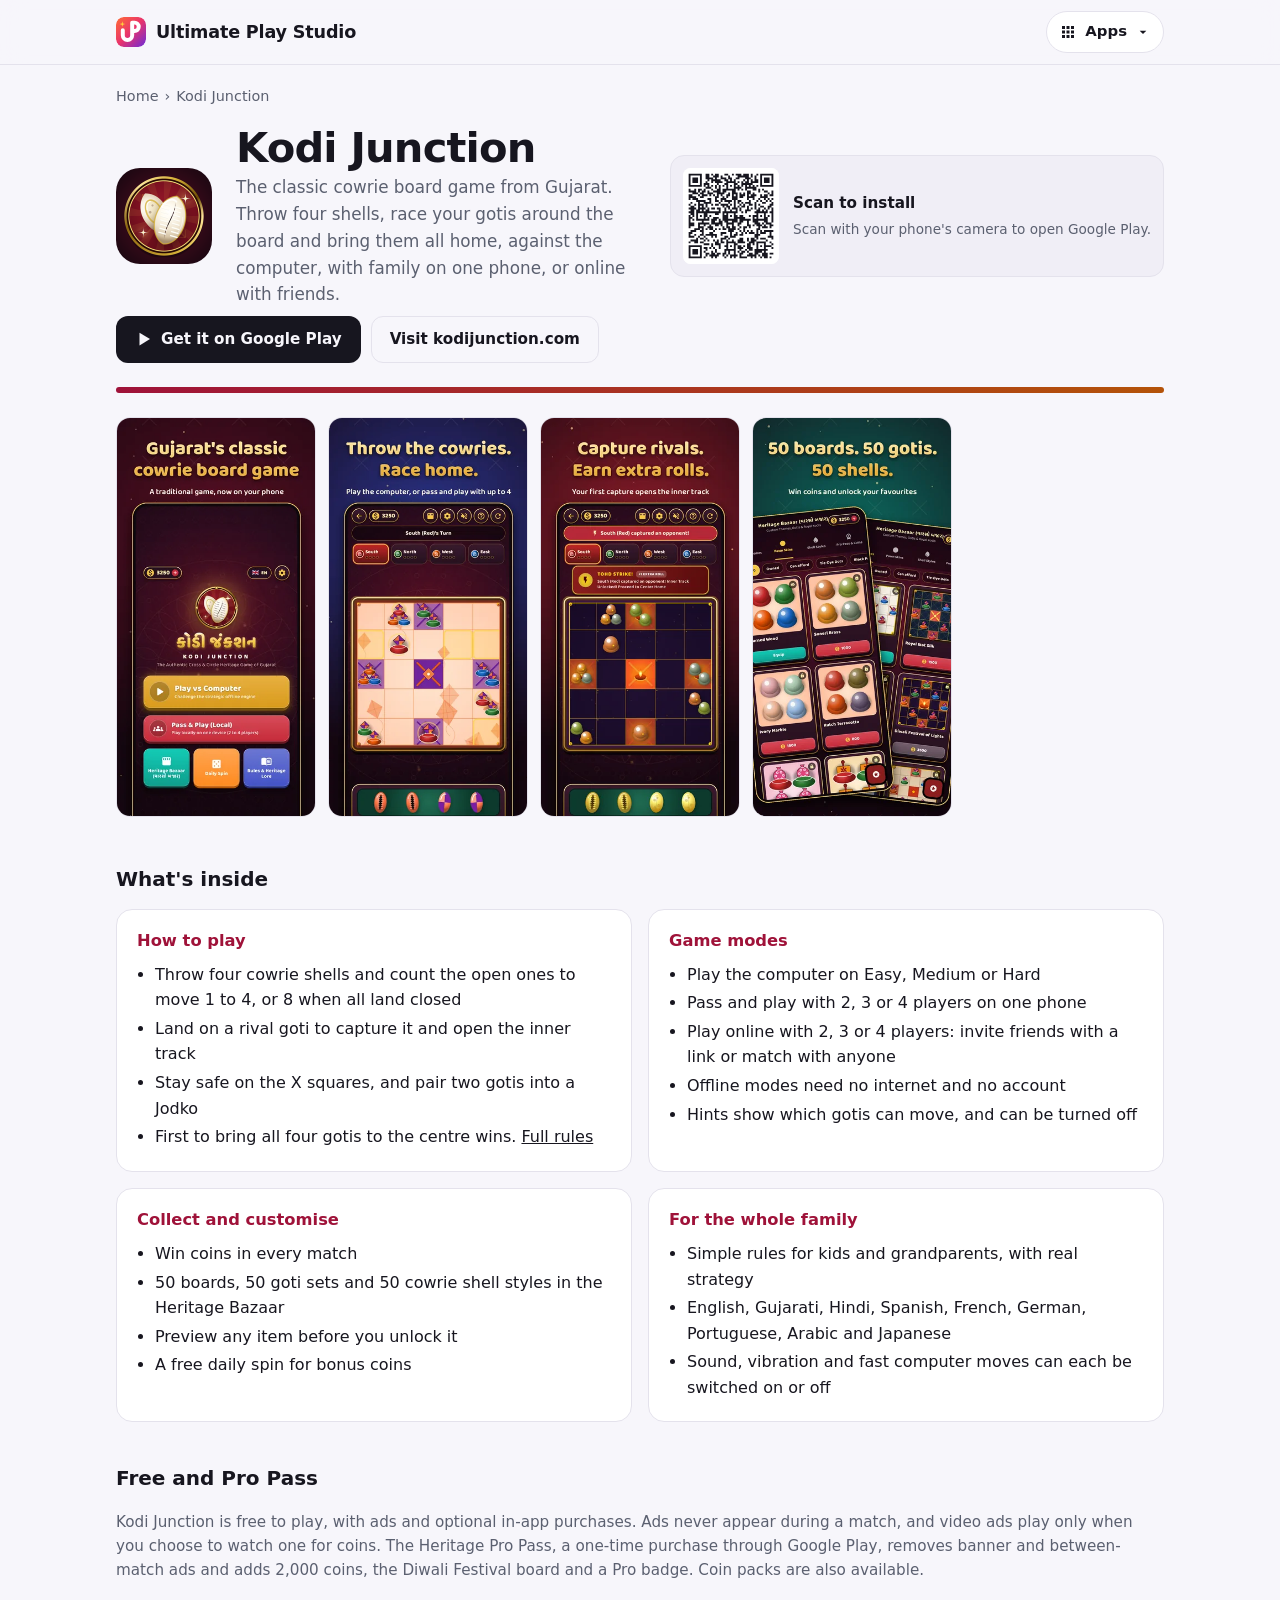
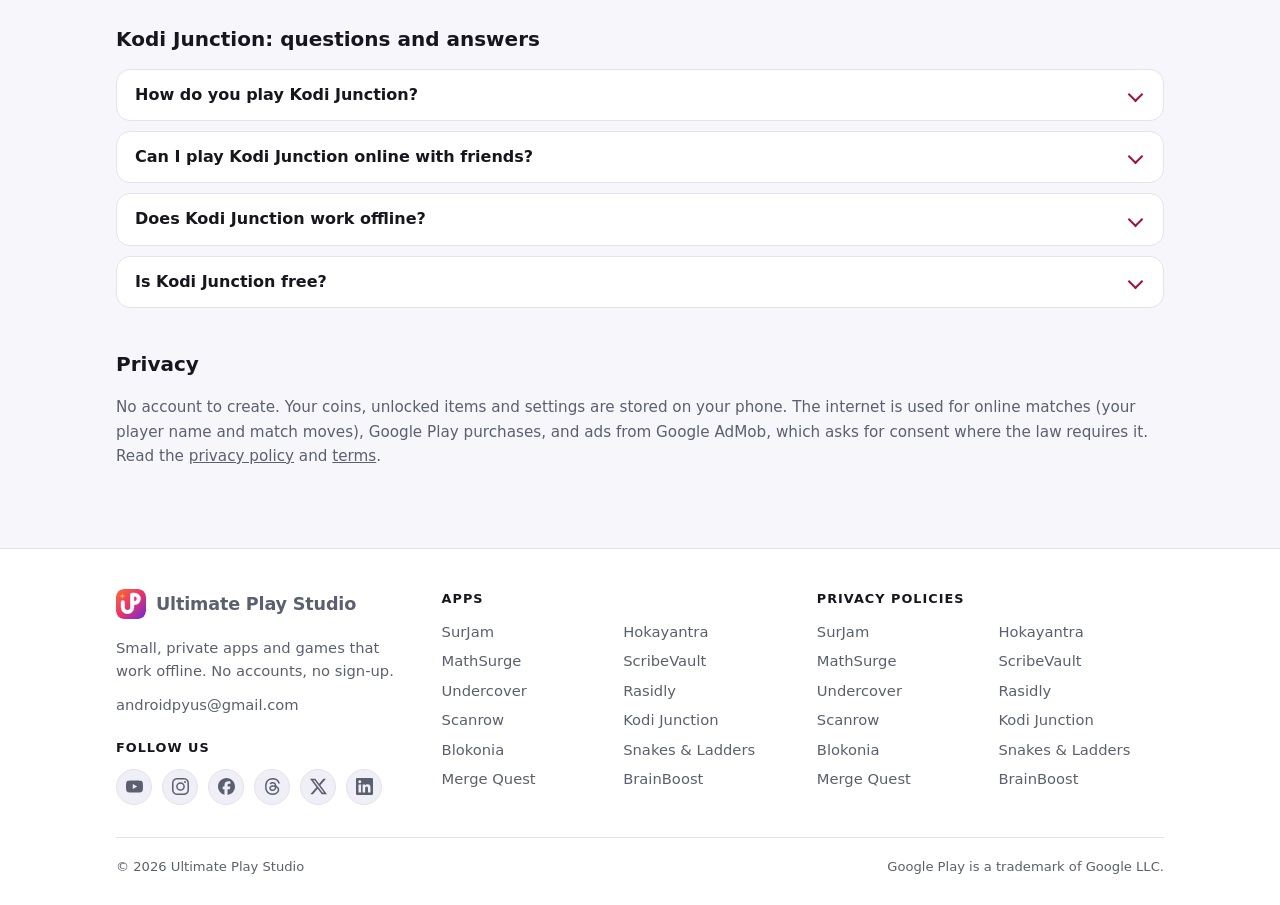
<file: kodijunction/index.html>
<!doctype html>
<html lang="en">
<head>
  <meta charset="utf-8">
  <meta name="viewport" content="width=device-width, initial-scale=1">
  <title>Kodi Junction – Gujarati Cowrie Board Game like Chowka Bhara</title>
  <meta name="description" content="Play the classic Gujarati cowrie shell board game: race your gotis home against the computer, pass and play on one phone, or play online with friends.">
  <link rel="icon" type="image/png" href="../assets/kodijunction-icon.png">
  <!-- seo -->
  <link rel="canonical" href="https://ultimateplaystudio.com/kodijunction/">
  <meta name="theme-color" content="#f7f6fb" media="(prefers-color-scheme: light)">
  <meta name="theme-color" content="#0f0e17" media="(prefers-color-scheme: dark)">
  <link rel="apple-touch-icon" href="../assets/apple-touch-icon.png">
  <meta property="og:type" content="website">
  <meta property="og:site_name" content="Ultimate Play Studio">
  <meta property="og:locale" content="en_US">
  <meta property="og:title" content="Kodi Junction – Gujarati Cowrie Board Game like Chowka Bhara">
  <meta property="og:description" content="Play the classic Gujarati cowrie shell board game: race your gotis home against the computer, pass and play on one phone, or play online with friends.">
  <meta property="og:url" content="https://ultimateplaystudio.com/kodijunction/">
  <meta property="og:image" content="https://ultimateplaystudio.com/assets/og/kodijunction.png">
  <meta property="og:image:width" content="1200">
  <meta property="og:image:height" content="630">
  <meta name="twitter:card" content="summary_large_image">
  <script type="application/ld+json">
{
  "@context": "https://schema.org",
  "@graph": [
    {
      "@type": "Organization",
      "@id": "https://ultimateplaystudio.com/#organization",
      "name": "Ultimate Play Studio",
      "url": "https://ultimateplaystudio.com/",
      "logo": "https://ultimateplaystudio.com/assets/logo-512.png",
      "email": "androidpyus@gmail.com",
      "sameAs": [
        "https://www.youtube.com/@ultimateplaystudio",
        "https://www.instagram.com/ultimateplaystudio/",
        "https://www.facebook.com/ultimateplaystudio",
        "https://www.threads.net/@ultimateplaystudio",
        "https://x.com/UltPlayStudio",
        "https://www.linkedin.com/company/ultimateplaystudio"
      ]
    },
    {
      "@type": "MobileApplication",
      "@id": "https://ultimateplaystudio.com/kodijunction/#app",
      "name": "Kodi Junction",
      "url": "https://ultimateplaystudio.com/kodijunction/",
      "description": "Play the classic Gujarati cowrie shell board game: race your gotis home against the computer, pass and play on one phone, or play online with friends.",
      "operatingSystem": "Android",
      "applicationCategory": "GameApplication",
      "genre": "Board game",
      "image": "https://ultimateplaystudio.com/assets/kodijunction-icon.png",
      "screenshot": [
        "https://ultimateplaystudio.com/assets/kodijunction-1.webp",
        "https://ultimateplaystudio.com/assets/kodijunction-2.webp",
        "https://ultimateplaystudio.com/assets/kodijunction-3.webp",
        "https://ultimateplaystudio.com/assets/kodijunction-4.webp"
      ],
      "installUrl": "https://play.google.com/store/apps/details?id=com.kodijunction.app",
      "sameAs": [
        "https://play.google.com/store/apps/details?id=com.kodijunction.app"
      ],
      "offers": {
        "@type": "Offer",
        "price": "0",
        "priceCurrency": "USD"
      },
      "publisher": {
        "@id": "https://ultimateplaystudio.com/#organization"
      },
      "author": {
        "@id": "https://ultimateplaystudio.com/#organization"
      }
    },
    {
      "@type": "BreadcrumbList",
      "itemListElement": [
        {
          "@type": "ListItem",
          "position": 1,
          "name": "Home",
          "item": "https://ultimateplaystudio.com/"
        },
        {
          "@type": "ListItem",
          "position": 2,
          "name": "Kodi Junction",
          "item": "https://ultimateplaystudio.com/kodijunction/"
        }
      ]
    },
    {
      "@type": "FAQPage",
      "mainEntity": [
        {
          "@type": "Question",
          "name": "How do you play Kodi Junction?",
          "acceptedAnswer": {
            "@type": "Answer",
            "text": "Throw four cowrie shells and count the open ones to move 1 to 4, or 8 when all land closed. Capture rival gotis, stay safe on the X squares, and be first to bring all four gotis to the centre."
          }
        },
        {
          "@type": "Question",
          "name": "Can I play Kodi Junction online with friends?",
          "acceptedAnswer": {
            "@type": "Answer",
            "text": "Yes. Play online with 2, 3 or 4 players: invite friends with a link or match with anyone. You can also play the computer or pass and play on one phone."
          }
        },
        {
          "@type": "Question",
          "name": "Does Kodi Junction work offline?",
          "acceptedAnswer": {
            "@type": "Answer",
            "text": "Yes. Playing the computer and pass and play need no internet and no account."
          }
        },
        {
          "@type": "Question",
          "name": "Is Kodi Junction free?",
          "acceptedAnswer": {
            "@type": "Answer",
            "text": "Yes. Kodi Junction is free to play, with ads and optional in-app purchases. Ads never appear during a match, and the one-time Heritage Pro Pass removes banner and between-match ads."
          }
        }
      ]
    }
  ]
}
  </script>
  <!-- /seo -->
  <link rel="stylesheet" href="../assets/style.css">
</head>
<body class="kodijunction">
  <a class="skip-link" href="#main">Skip to content</a>
  <header class="site-header">
    <div class="wrap">
      <a class="brand" href="../"><img class="brand-mark" src="../assets/logo.svg" alt="" width="30" height="30">Ultimate Play Studio</a>
      <details class="apps-menu">
        <summary><svg viewBox="0 0 24 24" width="18" height="18" aria-hidden="true"><path fill="currentColor" d="M4 4h4v4H4zm6 0h4v4h-4zm6 0h4v4h-4zM4 10h4v4H4zm6 0h4v4h-4zm6 0h4v4h-4zM4 16h4v4H4zm6 0h4v4h-4zm6 0h4v4h-4z"/></svg><span>Apps</span><svg class="apps-chevron" viewBox="0 0 24 24" width="16" height="16" aria-hidden="true"><path fill="currentColor" d="M7 10l5 5 5-5z"/></svg></summary>
        <nav class="apps-panel" aria-label="Apps">
          <a href="../surjam/"><img src="../assets/surjam-icon.png" alt="" width="32" height="32" loading="lazy"><span>SurJam</span></a>
          <a href="../hokayantra/"><img src="../assets/hokayantra-icon.png" alt="" width="32" height="32" loading="lazy"><span>Hokayantra</span></a>
          <a href="../mathsurge/"><img src="../assets/mathsurge-icon.png" alt="" width="32" height="32" loading="lazy"><span>MathSurge</span></a>
          <a href="../scribevault/"><img src="../assets/scribevault-icon.png" alt="" width="32" height="32" loading="lazy"><span>ScribeVault</span></a>
          <a href="../undercover/"><img src="../assets/undercover-icon.png" alt="" width="32" height="32" loading="lazy"><span>Undercover</span></a>
          <a href="../rasidly/"><img src="../assets/rasidly-icon.png" alt="" width="32" height="32" loading="lazy"><span>Rasidly</span></a>
          <a href="../scanrow/"><img src="../assets/scanrow-icon.png" alt="" width="32" height="32" loading="lazy"><span>Scanrow</span></a>
          <a href="./" aria-current="page"><img src="../assets/kodijunction-icon.png" alt="" width="32" height="32" loading="lazy"><span>Kodi Junction</span></a>
          <a href="../blokonia/"><img src="../assets/blokonia-icon.png" alt="" width="32" height="32" loading="lazy"><span>Blokonia</span></a>
          <a href="../snakesladders/"><img src="../assets/snakesladders-icon.png" alt="" width="32" height="32" loading="lazy"><span>Snakes &amp; Ladders</span></a>
          <a href="../mergequest/"><img src="../assets/mergequest-icon.png" alt="" width="32" height="32" loading="lazy"><span>Merge Quest</span></a>
          <a href="../brainboost/"><img src="../assets/brainboost-icon.png" alt="" width="32" height="32" loading="lazy"><span>BrainBoost</span></a>
        </nav>
      </details>
      <script src="../assets/site.js" defer></script>
    </div>
  </header>

  <main id="main" class="wrap">
    <!-- seo:breadcrumb -->
    <nav class="breadcrumb" aria-label="Breadcrumb">
      <ol><li><a href="../">Home</a></li><li><span aria-current="page">Kodi Junction</span></li></ol>
    </nav>
    <!-- /seo:breadcrumb -->
    <section class="app-hero">
      <img src="../assets/kodijunction-icon.png" alt="Kodi Junction app icon" width="96" height="96">
      <div class="app-hero-text">
        <h1>Kodi Junction</h1>
        <p class="tagline">The classic cowrie board game from Gujarat. Throw four shells, race your gotis around the board and bring them all home, against the computer, with family on one phone, or online with friends.</p>
      </div>
      <div class="qr">
        <img src="../assets/qr-kodijunction.svg" alt="QR code that opens Kodi Junction on Google Play" width="96" height="96" loading="lazy" decoding="async">
        <div><strong>Scan to install</strong><span>Scan with your phone's camera to open Google Play.</span></div>
      </div>
    </section>
    <div class="card-actions">
      <a class="btn btn-play" href="https://play.google.com/store/apps/details?id=com.kodijunction.app">
        <svg viewBox="0 0 24 24" aria-hidden="true"><path fill="currentColor" d="M6 3.5v17l14-8.5z"/></svg>
        Get it on Google Play
      </a>
      <a class="btn btn-ghost" href="https://kodijunction.com/">Visit kodijunction.com</a>
    </div>
    <div class="accent-bar" role="presentation"></div>

    <section class="page-shots" aria-label="Screenshots">
      <div class="shots">
        <img src="../assets/kodijunction-1.webp" alt="Main menu with Play vs Computer, Pass and Play, Heritage Bazaar and Daily Spin" width="360" height="720">
        <img src="../assets/kodijunction-2.webp" alt="A four-player match on the 5 by 5 board with the cowrie shells below" width="360" height="720" loading="lazy" decoding="async">
        <img src="../assets/kodijunction-3.webp" alt="A capture that earns an extra roll and opens the inner track" width="360" height="720" loading="lazy" decoding="async">
        <img src="../assets/kodijunction-4.webp" alt="Heritage Bazaar with goti sets and boards to unlock with coins" width="360" height="720" loading="lazy" decoding="async">
      </div>
    </section>

    <section class="section">
      <h2>What's inside</h2>
      <div class="grid-2">
        <div class="box">
          <h3>How to play</h3>
          <ul>
            <li>Throw four cowrie shells and count the open ones to move 1 to 4, or 8 when all land closed</li>
            <li>Land on a rival goti to capture it and open the inner track</li>
            <li>Stay safe on the X squares, and pair two gotis into a Jodko</li>
            <li>First to bring all four gotis to the centre wins. <a href="https://kodijunction.com/how-to-play.html">Full rules</a></li>
          </ul>
        </div>
        <div class="box">
          <h3>Game modes</h3>
          <ul>
            <li>Play the computer on Easy, Medium or Hard</li>
            <li>Pass and play with 2, 3 or 4 players on one phone</li>
            <li>Play online with 2, 3 or 4 players: invite friends with a link or match with anyone</li>
            <li>Offline modes need no internet and no account</li>
            <li>Hints show which gotis can move, and can be turned off</li>
          </ul>
        </div>
        <div class="box">
          <h3>Collect and customise</h3>
          <ul>
            <li>Win coins in every match</li>
            <li>50 boards, 50 goti sets and 50 cowrie shell styles in the Heritage Bazaar</li>
            <li>Preview any item before you unlock it</li>
            <li>A free daily spin for bonus coins</li>
          </ul>
        </div>
        <div class="box">
          <h3>For the whole family</h3>
          <ul>
            <li>Simple rules for kids and grandparents, with real strategy</li>
            <li>English, Gujarati, Hindi, Spanish, French, German, Portuguese, Arabic and Japanese</li>
            <li>Sound, vibration and fast computer moves can each be switched on or off</li>
          </ul>
        </div>
      </div>
    </section>

    <section class="section">
      <h2>Free and Pro Pass</h2>
      <p class="note">Kodi Junction is free to play, with ads and optional in-app purchases. Ads never appear during a match, and video ads play only when you choose to watch one for coins. The Heritage Pro Pass, a one-time purchase through Google Play, removes banner and between-match ads and adds 2,000 coins, the Diwali Festival board and a Pro badge. Coin packs are also available.</p>
    </section>

    <!-- seo:faq -->
    <section class="section" aria-labelledby="faq-title">
      <h2 id="faq-title">Kodi Junction: questions and answers</h2>
      <div class="faq">
        <details>
          <summary>How do you play Kodi Junction?</summary>
          <p>Throw four cowrie shells and count the open ones to move 1 to 4, or 8 when all land closed. Capture rival gotis, stay safe on the X squares, and be first to bring all four gotis to the centre.</p>
        </details>
        <details>
          <summary>Can I play Kodi Junction online with friends?</summary>
          <p>Yes. Play online with 2, 3 or 4 players: invite friends with a link or match with anyone. You can also play the computer or pass and play on one phone.</p>
        </details>
        <details>
          <summary>Does Kodi Junction work offline?</summary>
          <p>Yes. Playing the computer and pass and play need no internet and no account.</p>
        </details>
        <details>
          <summary>Is Kodi Junction free?</summary>
          <p>Yes. Kodi Junction is free to play, with ads and optional in-app purchases. Ads never appear during a match, and the one-time Heritage Pro Pass removes banner and between-match ads.</p>
        </details>
      </div>
    </section>
    <!-- /seo:faq -->
    <section class="section">
      <h2>Privacy</h2>
      <p class="note">No account to create. Your coins, unlocked items and settings are stored on your phone. The internet is used for online matches (your player name and match moves), Google Play purchases, and ads from Google AdMob, which asks for consent where the law requires it. Read the <a href="https://kodijunction.com/privacy.html">privacy policy</a> and <a href="https://kodijunction.com/terms.html">terms</a>.</p>
    </section>
  </main>

  <footer class="site-footer">
    <div class="wrap">
      <div class="footer-grid">
        <div class="footer-about">
          <a class="brand" href="../"><img class="brand-mark" src="../assets/logo.svg" alt="" width="30" height="30">Ultimate Play Studio</a>
          <p>Small, private apps and games that work offline. No accounts, no sign-up.</p>
          <p><a href="mailto:androidpyus@gmail.com">androidpyus@gmail.com</a></p>
          <p class="social-label">Follow us</p>
          <ul class="social" aria-label="Ultimate Play Studio on social media">
            <li><a href="https://www.youtube.com/@ultimateplaystudio" rel="me noopener" aria-label="YouTube" title="YouTube"><svg viewBox="0 0 24 24" width="20" height="20" aria-hidden="true"><path fill="currentColor" d="M23.498 6.186a3.016 3.016 0 0 0-2.122-2.136C19.505 3.545 12 3.545 12 3.545s-7.505 0-9.377.505A3.017 3.017 0 0 0 .502 6.186C0 8.07 0 12 0 12s0 3.93.502 5.814a3.016 3.016 0 0 0 2.122 2.136c1.871.505 9.376.505 9.376.505s7.505 0 9.377-.505a3.015 3.015 0 0 0 2.122-2.136C24 15.93 24 12 24 12s0-3.93-.502-5.814zM9.545 15.568V8.432L15.818 12l-6.273 3.568z"/></svg></a></li>
            <li><a href="https://www.instagram.com/ultimateplaystudio/" rel="me noopener" aria-label="Instagram" title="Instagram"><svg viewBox="0 0 24 24" width="20" height="20" aria-hidden="true"><path fill="currentColor" d="M7.0301.084c-1.2768.0602-2.1487.264-2.911.5634-.7888.3075-1.4575.72-2.1228 1.3877-.6652.6677-1.075 1.3368-1.3802 2.127-.2954.7638-.4956 1.6365-.552 2.914-.0564 1.2775-.0689 1.6882-.0626 4.947.0062 3.2586.0206 3.6671.0825 4.9473.061 1.2765.264 2.1482.5635 2.9107.308.7889.72 1.4573 1.388 2.1228.6679.6655 1.3365 1.0743 2.1285 1.38.7632.295 1.6361.4961 2.9134.552 1.2773.056 1.6884.069 4.9462.0627 3.2578-.0062 3.668-.0207 4.9478-.0814 1.28-.0607 2.147-.2652 2.9098-.5633.7889-.3086 1.4578-.72 2.1228-1.3881.665-.6682 1.0745-1.3378 1.3795-2.1284.2957-.7632.4966-1.636.552-2.9124.056-1.2809.0692-1.6898.063-4.948-.0063-3.2583-.021-3.6668-.0817-4.9465-.0607-1.2797-.264-2.1487-.5633-2.9117-.3084-.7889-.72-1.4568-1.3876-2.1228C21.2982 1.33 20.628.9208 19.8378.6165 19.074.321 18.2017.1197 16.9244.0645 15.6471.0093 15.236-.005 11.977.0014 8.718.0076 8.31.0215 7.0301.0839m.1402 21.6932c-1.17-.0509-1.8053-.2453-2.2287-.408-.5606-.216-.96-.4771-1.3819-.895-.422-.4178-.6811-.8186-.9-1.378-.1644-.4234-.3624-1.058-.4171-2.228-.0595-1.2645-.072-1.6442-.079-4.848-.007-3.2037.0053-3.583.0607-4.848.05-1.169.2456-1.805.408-2.2282.216-.5613.4762-.96.895-1.3816.4188-.4217.8184-.6814 1.3783-.9003.423-.1651 1.0575-.3614 2.227-.4171 1.2655-.06 1.6447-.072 4.848-.079 3.2033-.007 3.5835.005 4.8495.0608 1.169.0508 1.8053.2445 2.228.408.5608.216.96.4754 1.3816.895.4217.4194.6816.8176.9005 1.3787.1653.4217.3617 1.056.4169 2.2263.0602 1.2655.0739 1.645.0796 4.848.0058 3.203-.0055 3.5834-.061 4.848-.051 1.17-.245 1.8055-.408 2.2294-.216.5604-.4763.96-.8954 1.3814-.419.4215-.8181.6811-1.3783.9-.4224.1649-1.0577.3617-2.2262.4174-1.2656.0595-1.6448.072-4.8493.079-3.2045.007-3.5825-.006-4.848-.0608M16.953 5.5864A1.44 1.44 0 1 0 18.39 4.144a1.44 1.44 0 0 0-1.437 1.4424M5.8385 12.012c.0067 3.4032 2.7706 6.1557 6.173 6.1493 3.4026-.0065 6.157-2.7701 6.1506-6.1733-.0065-3.4032-2.771-6.1565-6.174-6.1498-3.403.0067-6.156 2.771-6.1496 6.1738M8 12.0077a4 4 0 1 1 4.008 3.9921A3.9996 3.9996 0 0 1 8 12.0077"/></svg></a></li>
            <li><a href="https://www.facebook.com/ultimateplaystudio" rel="me noopener" aria-label="Facebook" title="Facebook"><svg viewBox="0 0 24 24" width="20" height="20" aria-hidden="true"><path fill="currentColor" d="M9.101 23.691v-7.98H6.627v-3.667h2.474v-1.58c0-4.085 1.848-5.978 5.858-5.978.401 0 .955.042 1.468.103a8.68 8.68 0 0 1 1.141.195v3.325a8.623 8.623 0 0 0-.653-.036 26.805 26.805 0 0 0-.733-.009c-.707 0-1.259.096-1.675.309a1.686 1.686 0 0 0-.679.622c-.258.42-.374.995-.374 1.752v1.297h3.919l-.386 2.103-.287 1.564h-3.246v8.245C19.396 23.238 24 18.179 24 12.044c0-6.627-5.373-12-12-12s-12 5.373-12 12c0 5.628 3.874 10.35 9.101 11.647Z"/></svg></a></li>
            <li><a href="https://www.threads.net/@ultimateplaystudio" rel="me noopener" aria-label="Threads" title="Threads"><svg viewBox="0 0 24 24" width="20" height="20" aria-hidden="true"><path fill="currentColor" d="M12.186 24h-.007c-3.581-.024-6.334-1.205-8.184-3.509C2.35 18.44 1.5 15.586 1.472 12.01v-.017c.03-3.579.879-6.43 2.525-8.482C5.845 1.205 8.6.024 12.18 0h.014c2.746.02 5.043.725 6.826 2.098 1.677 1.29 2.858 3.13 3.509 5.467l-2.04.569c-1.104-3.96-3.898-5.984-8.304-6.015-2.91.022-5.11.936-6.54 2.717C4.307 6.504 3.616 8.914 3.589 12c.027 3.086.718 5.496 2.057 7.164 1.43 1.783 3.631 2.698 6.54 2.717 2.623-.02 4.358-.631 5.8-2.045 1.647-1.613 1.618-3.593 1.09-4.798-.31-.71-.873-1.3-1.634-1.75-.192 1.352-.622 2.446-1.284 3.272-.886 1.102-2.14 1.704-3.73 1.79-1.202.065-2.361-.218-3.259-.801-1.063-.689-1.685-1.74-1.752-2.964-.065-1.19.408-2.285 1.33-3.082.88-.76 2.119-1.207 3.583-1.291a13.853 13.853 0 0 1 3.02.142c-.126-.742-.375-1.332-.75-1.757-.513-.586-1.308-.883-2.359-.89h-.029c-.844 0-1.992.232-2.721 1.32L7.734 7.847c.98-1.454 2.568-2.256 4.478-2.256h.044c3.194.02 5.097 1.975 5.287 5.388.108.046.216.094.321.142 1.49.7 2.58 1.761 3.154 3.07.797 1.82.871 4.79-1.548 7.158-1.85 1.81-4.094 2.628-7.277 2.65Zm1.003-11.69c-.242 0-.487.007-.739.021-1.836.103-2.98.946-2.916 2.143.067 1.256 1.452 1.839 2.784 1.767 1.224-.065 2.818-.543 3.086-3.71a10.5 10.5 0 0 0-2.215-.221z"/></svg></a></li>
            <li><a href="https://x.com/UltPlayStudio" rel="me noopener" aria-label="X" title="X"><svg viewBox="0 0 24 24" width="20" height="20" aria-hidden="true"><path fill="currentColor" d="M18.901 1.153h3.68l-8.04 9.19L24 22.846h-7.406l-5.8-7.584-6.638 7.584H.474l8.6-9.83L0 1.154h7.594l5.243 6.932ZM17.61 20.644h2.039L6.486 3.24H4.298Z"/></svg></a></li>
            <li><a href="https://www.linkedin.com/company/ultimateplaystudio" rel="me noopener" aria-label="LinkedIn" title="LinkedIn"><svg viewBox="0 0 24 24" width="20" height="20" aria-hidden="true"><path fill="currentColor" d="M20.447 20.452h-3.554v-5.569c0-1.328-.027-3.037-1.852-3.037-1.853 0-2.136 1.445-2.136 2.939v5.667H9.351V9h3.414v1.561h.046c.477-.9 1.637-1.85 3.37-1.85 3.601 0 4.267 2.37 4.267 5.455v6.286zM5.337 7.433c-1.144 0-2.063-.926-2.063-2.065 0-1.138.92-2.063 2.063-2.063 1.14 0 2.064.925 2.064 2.063 0 1.139-.925 2.065-2.064 2.065zm1.782 13.019H3.555V9h3.564v11.452zM22.225 0H1.771C.792 0 0 .774 0 1.729v20.542C0 23.227.792 24 1.771 24h20.451C23.2 24 24 23.227 24 22.271V1.729C24 .774 23.2 0 22.222 0h.003z"/></svg></a></li>
          </ul>
        </div>
        <nav aria-label="Apps">
          <h2>Apps</h2>
          <ul>
            <li><a href="../surjam/">SurJam</a></li>
            <li><a href="../hokayantra/">Hokayantra</a></li>
            <li><a href="../mathsurge/">MathSurge</a></li>
            <li><a href="../scribevault/">ScribeVault</a></li>
            <li><a href="../undercover/">Undercover</a></li>
            <li><a href="../rasidly/">Rasidly</a></li>
            <li><a href="../scanrow/">Scanrow</a></li>
            <li><a href="./">Kodi Junction</a></li>
            <li><a href="../blokonia/">Blokonia</a></li>
            <li><a href="../snakesladders/">Snakes &amp; Ladders</a></li>
            <li><a href="../mergequest/">Merge Quest</a></li>
            <li><a href="../brainboost/">BrainBoost</a></li>
          </ul>
        </nav>
        <nav aria-label="Privacy policies">
          <h2>Privacy policies</h2>
          <ul>
            <li><a href="https://ultimateplaystudio.com/surjam-privacy/">SurJam</a></li>
            <li><a href="https://ultimateplaystudio.com/hokayantra-privacy/">Hokayantra</a></li>
            <li><a href="https://ultimateplaystudio.com/mathsurge-privacy/">MathSurge</a></li>
            <li><a href="https://ultimateplaystudio.com/scribevault-privacy/">ScribeVault</a></li>
            <li><a href="https://ultimateplaystudio.com/undercover-word-imposter-privacy/">Undercover</a></li>
            <li><a href="https://ultimateplaystudio.com/rasidly-privacy/">Rasidly</a></li>
            <li><a href="https://ultimateplaystudio.com/scanrow-site/privacy/">Scanrow</a></li>
            <li><a href="https://kodijunction.com/privacy.html">Kodi Junction</a></li>
            <li><a href="https://ultimateplaystudio.com/blokonia-site/privacy.html">Blokonia</a></li>
            <li><a href="https://ultimateplaystudio.com/snakes-ladders-privacy/">Snakes &amp; Ladders</a></li>
            <li><a href="https://ultimateplaystudio.com/mergequest-site/privacy.html">Merge Quest</a></li>
            <li><a href="https://ultimateplaystudio.com/brainboost-privacy/">BrainBoost</a></li>
          </ul>
        </nav>
      </div>
      <div class="footer-bottom">
        <span>© 2026 Ultimate Play Studio</span>
        <span>Google Play is a trademark of Google LLC.</span>
      </div>
    </div>
  </footer>
</body>
</html>
</file>
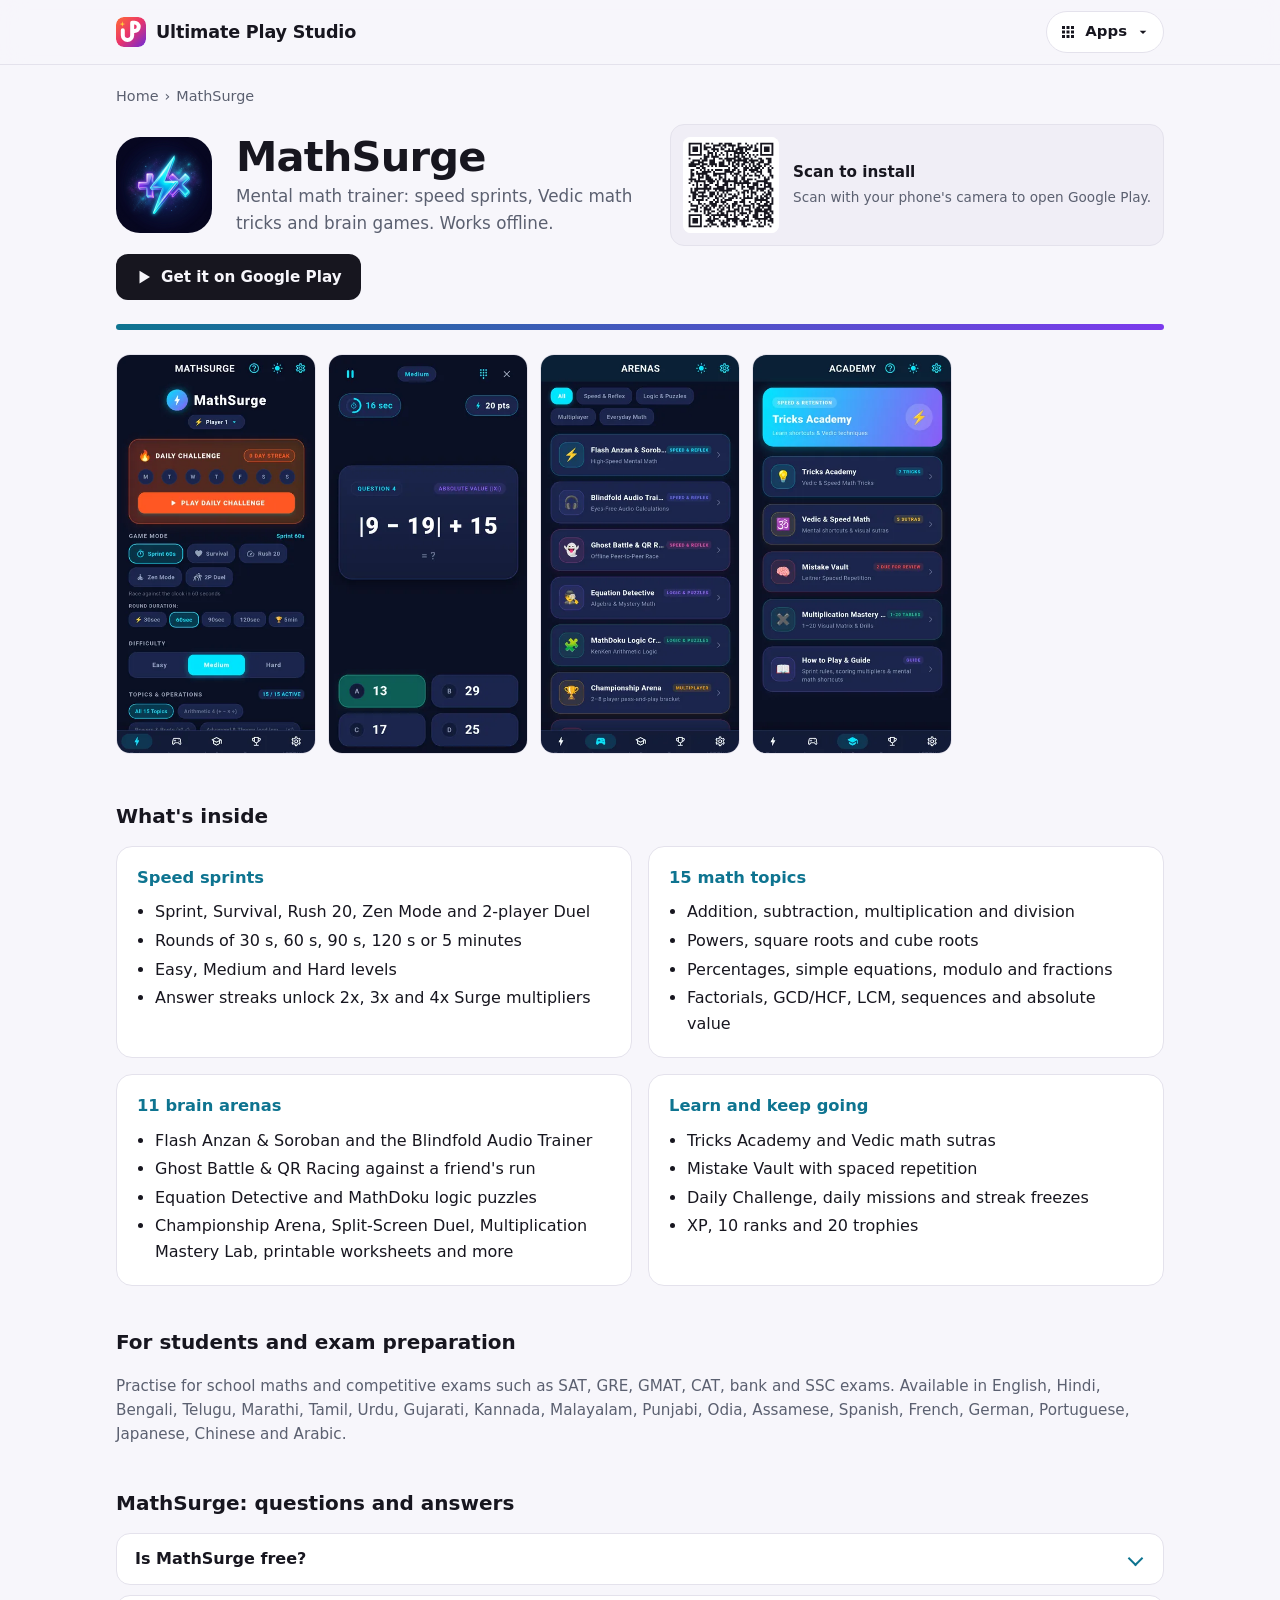
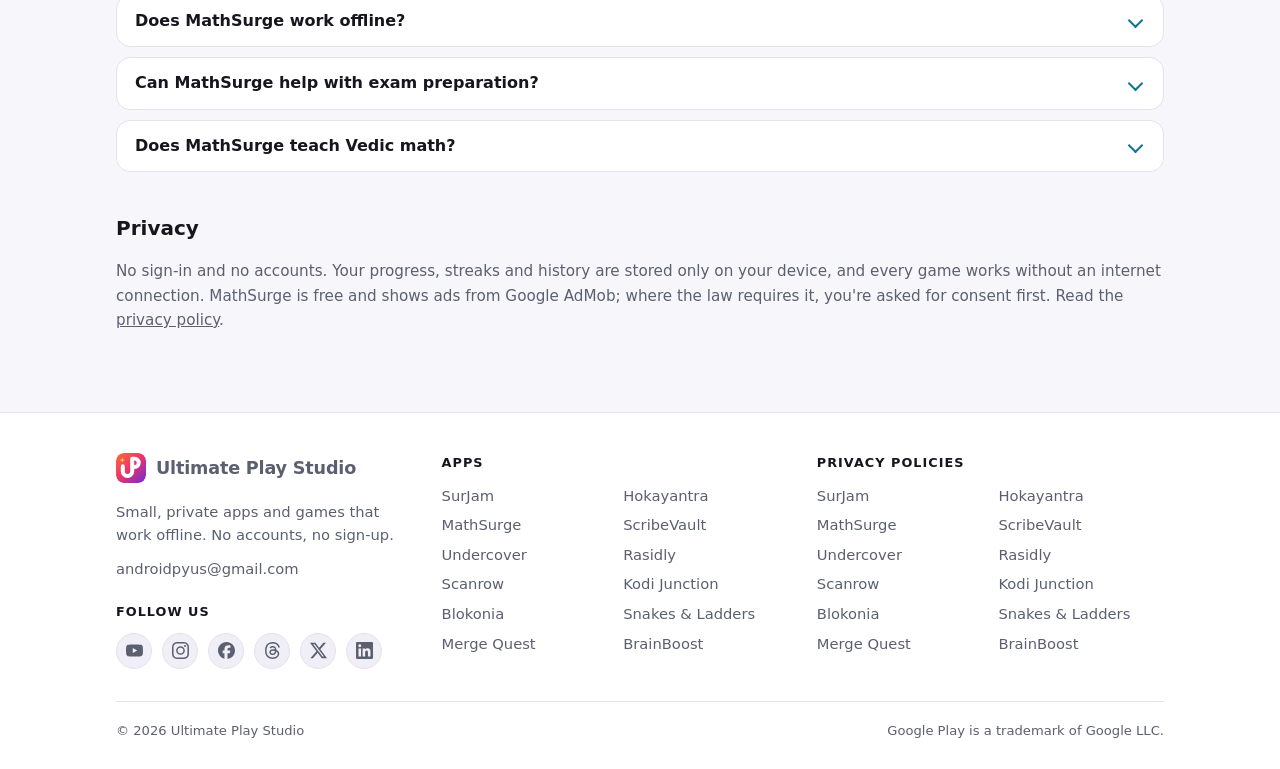
<file: mathsurge/index.html>
<!doctype html>
<html lang="en">
<head>
  <meta charset="utf-8">
  <meta name="viewport" content="width=device-width, initial-scale=1">
  <title>MathSurge – Mental Math Trainer, Vedic Maths &amp; Brain Games</title>
  <meta name="description" content="Get faster at mental math with timed sprints, Vedic math tricks, Flash Anzan, MathDoku and 2-player duels. 15 topics, practice for SAT, GRE, CAT and SSC.">
  <link rel="icon" type="image/png" href="../assets/mathsurge-icon.png">
  <!-- seo -->
  <link rel="canonical" href="https://ultimateplaystudio.com/mathsurge/">
  <meta name="theme-color" content="#f7f6fb" media="(prefers-color-scheme: light)">
  <meta name="theme-color" content="#0f0e17" media="(prefers-color-scheme: dark)">
  <link rel="apple-touch-icon" href="../assets/apple-touch-icon.png">
  <meta property="og:type" content="website">
  <meta property="og:site_name" content="Ultimate Play Studio">
  <meta property="og:locale" content="en_US">
  <meta property="og:title" content="MathSurge – Mental Math Trainer, Vedic Maths &amp; Brain Games">
  <meta property="og:description" content="Get faster at mental math with timed sprints, Vedic math tricks, Flash Anzan, MathDoku and 2-player duels. 15 topics, practice for SAT, GRE, CAT and SSC.">
  <meta property="og:url" content="https://ultimateplaystudio.com/mathsurge/">
  <meta property="og:image" content="https://ultimateplaystudio.com/assets/og/mathsurge.png">
  <meta property="og:image:width" content="1200">
  <meta property="og:image:height" content="630">
  <meta name="twitter:card" content="summary_large_image">
  <script type="application/ld+json">
{
  "@context": "https://schema.org",
  "@graph": [
    {
      "@type": "Organization",
      "@id": "https://ultimateplaystudio.com/#organization",
      "name": "Ultimate Play Studio",
      "url": "https://ultimateplaystudio.com/",
      "logo": "https://ultimateplaystudio.com/assets/logo-512.png",
      "email": "androidpyus@gmail.com",
      "sameAs": [
        "https://www.youtube.com/@ultimateplaystudio",
        "https://www.instagram.com/ultimateplaystudio/",
        "https://www.facebook.com/ultimateplaystudio",
        "https://www.threads.net/@ultimateplaystudio",
        "https://x.com/UltPlayStudio",
        "https://www.linkedin.com/company/ultimateplaystudio"
      ]
    },
    {
      "@type": "MobileApplication",
      "@id": "https://ultimateplaystudio.com/mathsurge/#app",
      "name": "MathSurge",
      "url": "https://ultimateplaystudio.com/mathsurge/",
      "description": "Get faster at mental math with timed sprints, Vedic math tricks, Flash Anzan, MathDoku and 2-player duels. 15 topics, practice for SAT, GRE, CAT and SSC.",
      "operatingSystem": "Android",
      "applicationCategory": "EducationalApplication",
      "genre": "Education",
      "image": "https://ultimateplaystudio.com/assets/mathsurge-icon.png",
      "screenshot": [
        "https://ultimateplaystudio.com/assets/mathsurge-1.webp",
        "https://ultimateplaystudio.com/assets/mathsurge-2.webp",
        "https://ultimateplaystudio.com/assets/mathsurge-3.webp",
        "https://ultimateplaystudio.com/assets/mathsurge-4.webp"
      ],
      "installUrl": "https://play.google.com/store/apps/details?id=com.mathsurge.app",
      "sameAs": [
        "https://play.google.com/store/apps/details?id=com.mathsurge.app"
      ],
      "offers": {
        "@type": "Offer",
        "price": "0",
        "priceCurrency": "USD"
      },
      "publisher": {
        "@id": "https://ultimateplaystudio.com/#organization"
      },
      "author": {
        "@id": "https://ultimateplaystudio.com/#organization"
      }
    },
    {
      "@type": "BreadcrumbList",
      "itemListElement": [
        {
          "@type": "ListItem",
          "position": 1,
          "name": "Home",
          "item": "https://ultimateplaystudio.com/"
        },
        {
          "@type": "ListItem",
          "position": 2,
          "name": "MathSurge",
          "item": "https://ultimateplaystudio.com/mathsurge/"
        }
      ]
    },
    {
      "@type": "FAQPage",
      "mainEntity": [
        {
          "@type": "Question",
          "name": "Is MathSurge free?",
          "acceptedAnswer": {
            "@type": "Answer",
            "text": "Yes. MathSurge is free and shows ads from Google AdMob. Where the law requires it, you are asked for consent first."
          }
        },
        {
          "@type": "Question",
          "name": "Does MathSurge work offline?",
          "acceptedAnswer": {
            "@type": "Answer",
            "text": "Yes. Every game works without an internet connection, and there is no sign-in or account. Your progress, streaks and history are stored only on your device."
          }
        },
        {
          "@type": "Question",
          "name": "Can MathSurge help with exam preparation?",
          "acceptedAnswer": {
            "@type": "Answer",
            "text": "Yes. You can practise for school maths and competitive exams such as SAT, GRE, GMAT, CAT, bank and SSC exams, with timed sprints across 15 topics and a Mistake Vault for spaced review."
          }
        },
        {
          "@type": "Question",
          "name": "Does MathSurge teach Vedic math?",
          "acceptedAnswer": {
            "@type": "Answer",
            "text": "Yes. The Tricks Academy covers mental math tricks and Vedic math sutras, and brain arenas such as Flash Anzan and Soroban build calculation speed."
          }
        }
      ]
    }
  ]
}
  </script>
  <!-- /seo -->
  <link rel="stylesheet" href="../assets/style.css">
</head>
<body class="mathsurge">
  <a class="skip-link" href="#main">Skip to content</a>
  <header class="site-header">
    <div class="wrap">
      <a class="brand" href="../"><img class="brand-mark" src="../assets/logo.svg" alt="" width="30" height="30">Ultimate Play Studio</a>
      <details class="apps-menu">
        <summary><svg viewBox="0 0 24 24" width="18" height="18" aria-hidden="true"><path fill="currentColor" d="M4 4h4v4H4zm6 0h4v4h-4zm6 0h4v4h-4zM4 10h4v4H4zm6 0h4v4h-4zm6 0h4v4h-4zM4 16h4v4H4zm6 0h4v4h-4zm6 0h4v4h-4z"/></svg><span>Apps</span><svg class="apps-chevron" viewBox="0 0 24 24" width="16" height="16" aria-hidden="true"><path fill="currentColor" d="M7 10l5 5 5-5z"/></svg></summary>
        <nav class="apps-panel" aria-label="Apps">
          <a href="../surjam/"><img src="../assets/surjam-icon.png" alt="" width="32" height="32" loading="lazy"><span>SurJam</span></a>
          <a href="../hokayantra/"><img src="../assets/hokayantra-icon.png" alt="" width="32" height="32" loading="lazy"><span>Hokayantra</span></a>
          <a href="./" aria-current="page"><img src="../assets/mathsurge-icon.png" alt="" width="32" height="32" loading="lazy"><span>MathSurge</span></a>
          <a href="../scribevault/"><img src="../assets/scribevault-icon.png" alt="" width="32" height="32" loading="lazy"><span>ScribeVault</span></a>
          <a href="../undercover/"><img src="../assets/undercover-icon.png" alt="" width="32" height="32" loading="lazy"><span>Undercover</span></a>
          <a href="../rasidly/"><img src="../assets/rasidly-icon.png" alt="" width="32" height="32" loading="lazy"><span>Rasidly</span></a>
          <a href="../scanrow/"><img src="../assets/scanrow-icon.png" alt="" width="32" height="32" loading="lazy"><span>Scanrow</span></a>
          <a href="../kodijunction/"><img src="../assets/kodijunction-icon.png" alt="" width="32" height="32" loading="lazy"><span>Kodi Junction</span></a>
          <a href="../blokonia/"><img src="../assets/blokonia-icon.png" alt="" width="32" height="32" loading="lazy"><span>Blokonia</span></a>
          <a href="../snakesladders/"><img src="../assets/snakesladders-icon.png" alt="" width="32" height="32" loading="lazy"><span>Snakes &amp; Ladders</span></a>
          <a href="../mergequest/"><img src="../assets/mergequest-icon.png" alt="" width="32" height="32" loading="lazy"><span>Merge Quest</span></a>
          <a href="../brainboost/"><img src="../assets/brainboost-icon.png" alt="" width="32" height="32" loading="lazy"><span>BrainBoost</span></a>
        </nav>
      </details>
      <script src="../assets/site.js" defer></script>
    </div>
  </header>

  <main id="main" class="wrap">
    <!-- seo:breadcrumb -->
    <nav class="breadcrumb" aria-label="Breadcrumb">
      <ol><li><a href="../">Home</a></li><li><span aria-current="page">MathSurge</span></li></ol>
    </nav>
    <!-- /seo:breadcrumb -->
    <section class="app-hero">
      <img src="../assets/mathsurge-icon.png" alt="MathSurge app icon" width="96" height="96">
      <div class="app-hero-text">
        <h1>MathSurge</h1>
        <p class="tagline">Mental math trainer: speed sprints, Vedic math tricks and brain games. Works offline.</p>
      </div>
      <div class="qr">
        <img src="../assets/qr-mathsurge.svg" alt="QR code that opens MathSurge on Google Play" width="96" height="96" loading="lazy" decoding="async">
        <div><strong>Scan to install</strong><span>Scan with your phone's camera to open Google Play.</span></div>
      </div>
    </section>
    <div class="card-actions">
      <a class="btn btn-play" href="https://play.google.com/store/apps/details?id=com.mathsurge.app">
        <svg viewBox="0 0 24 24" aria-hidden="true"><path fill="currentColor" d="M6 3.5v17l14-8.5z"/></svg>
        Get it on Google Play
      </a>
    </div>
    <div class="accent-bar" role="presentation"></div>

    <section class="page-shots" aria-label="Screenshots">
      <div class="shots">
        <img src="../assets/mathsurge-1.webp" alt="MathSurge home screen with the Daily Challenge and game modes" width="360" height="720">
        <img src="../assets/mathsurge-2.webp" alt="A sprint question with four answer choices" width="360" height="720" loading="lazy" decoding="async">
        <img src="../assets/mathsurge-3.webp" alt="The list of brain arenas" width="360" height="720" loading="lazy" decoding="async">
        <img src="../assets/mathsurge-4.webp" alt="The Speed Math Academy with tricks and Vedic math" width="360" height="720" loading="lazy" decoding="async">
      </div>
    </section>

    <section class="section">
      <h2>What's inside</h2>
      <div class="grid-2">
        <div class="box">
          <h3>Speed sprints</h3>
          <ul>
            <li>Sprint, Survival, Rush 20, Zen Mode and 2-player Duel</li>
            <li>Rounds of 30 s, 60 s, 90 s, 120 s or 5 minutes</li>
            <li>Easy, Medium and Hard levels</li>
            <li>Answer streaks unlock 2x, 3x and 4x Surge multipliers</li>
          </ul>
        </div>
        <div class="box">
          <h3>15 math topics</h3>
          <ul>
            <li>Addition, subtraction, multiplication and division</li>
            <li>Powers, square roots and cube roots</li>
            <li>Percentages, simple equations, modulo and fractions</li>
            <li>Factorials, GCD/HCF, LCM, sequences and absolute value</li>
          </ul>
        </div>
        <div class="box">
          <h3>11 brain arenas</h3>
          <ul>
            <li>Flash Anzan &amp; Soroban and the Blindfold Audio Trainer</li>
            <li>Ghost Battle &amp; QR Racing against a friend's run</li>
            <li>Equation Detective and MathDoku logic puzzles</li>
            <li>Championship Arena, Split-Screen Duel, Multiplication Mastery Lab, printable worksheets and more</li>
          </ul>
        </div>
        <div class="box">
          <h3>Learn and keep going</h3>
          <ul>
            <li>Tricks Academy and Vedic math sutras</li>
            <li>Mistake Vault with spaced repetition</li>
            <li>Daily Challenge, daily missions and streak freezes</li>
            <li>XP, 10 ranks and 20 trophies</li>
          </ul>
        </div>
      </div>
    </section>

    <section class="section">
      <h2>For students and exam preparation</h2>
      <p class="note">Practise for school maths and competitive exams such as SAT, GRE, GMAT, CAT, bank and SSC exams. Available in English, Hindi, Bengali, Telugu, Marathi, Tamil, Urdu, Gujarati, Kannada, Malayalam, Punjabi, Odia, Assamese, Spanish, French, German, Portuguese, Japanese, Chinese and Arabic.</p>
    </section>

    <!-- seo:faq -->
    <section class="section" aria-labelledby="faq-title">
      <h2 id="faq-title">MathSurge: questions and answers</h2>
      <div class="faq">
        <details>
          <summary>Is MathSurge free?</summary>
          <p>Yes. MathSurge is free and shows ads from Google AdMob. Where the law requires it, you are asked for consent first.</p>
        </details>
        <details>
          <summary>Does MathSurge work offline?</summary>
          <p>Yes. Every game works without an internet connection, and there is no sign-in or account. Your progress, streaks and history are stored only on your device.</p>
        </details>
        <details>
          <summary>Can MathSurge help with exam preparation?</summary>
          <p>Yes. You can practise for school maths and competitive exams such as SAT, GRE, GMAT, CAT, bank and SSC exams, with timed sprints across 15 topics and a Mistake Vault for spaced review.</p>
        </details>
        <details>
          <summary>Does MathSurge teach Vedic math?</summary>
          <p>Yes. The Tricks Academy covers mental math tricks and Vedic math sutras, and brain arenas such as Flash Anzan and Soroban build calculation speed.</p>
        </details>
      </div>
    </section>
    <!-- /seo:faq -->
    <section class="section">
      <h2>Privacy</h2>
      <p class="note">No sign-in and no accounts. Your progress, streaks and history are stored only on your device, and every game works without an internet connection. MathSurge is free and shows ads from Google AdMob; where the law requires it, you're asked for consent first. Read the <a href="https://ultimateplaystudio.com/mathsurge-privacy/">privacy policy</a>.</p>
    </section>
  </main>

  <footer class="site-footer">
    <div class="wrap">
      <div class="footer-grid">
        <div class="footer-about">
          <a class="brand" href="../"><img class="brand-mark" src="../assets/logo.svg" alt="" width="30" height="30">Ultimate Play Studio</a>
          <p>Small, private apps and games that work offline. No accounts, no sign-up.</p>
          <p><a href="mailto:androidpyus@gmail.com">androidpyus@gmail.com</a></p>
          <p class="social-label">Follow us</p>
          <ul class="social" aria-label="Ultimate Play Studio on social media">
            <li><a href="https://www.youtube.com/@ultimateplaystudio" rel="me noopener" aria-label="YouTube" title="YouTube"><svg viewBox="0 0 24 24" width="20" height="20" aria-hidden="true"><path fill="currentColor" d="M23.498 6.186a3.016 3.016 0 0 0-2.122-2.136C19.505 3.545 12 3.545 12 3.545s-7.505 0-9.377.505A3.017 3.017 0 0 0 .502 6.186C0 8.07 0 12 0 12s0 3.93.502 5.814a3.016 3.016 0 0 0 2.122 2.136c1.871.505 9.376.505 9.376.505s7.505 0 9.377-.505a3.015 3.015 0 0 0 2.122-2.136C24 15.93 24 12 24 12s0-3.93-.502-5.814zM9.545 15.568V8.432L15.818 12l-6.273 3.568z"/></svg></a></li>
            <li><a href="https://www.instagram.com/ultimateplaystudio/" rel="me noopener" aria-label="Instagram" title="Instagram"><svg viewBox="0 0 24 24" width="20" height="20" aria-hidden="true"><path fill="currentColor" d="M7.0301.084c-1.2768.0602-2.1487.264-2.911.5634-.7888.3075-1.4575.72-2.1228 1.3877-.6652.6677-1.075 1.3368-1.3802 2.127-.2954.7638-.4956 1.6365-.552 2.914-.0564 1.2775-.0689 1.6882-.0626 4.947.0062 3.2586.0206 3.6671.0825 4.9473.061 1.2765.264 2.1482.5635 2.9107.308.7889.72 1.4573 1.388 2.1228.6679.6655 1.3365 1.0743 2.1285 1.38.7632.295 1.6361.4961 2.9134.552 1.2773.056 1.6884.069 4.9462.0627 3.2578-.0062 3.668-.0207 4.9478-.0814 1.28-.0607 2.147-.2652 2.9098-.5633.7889-.3086 1.4578-.72 2.1228-1.3881.665-.6682 1.0745-1.3378 1.3795-2.1284.2957-.7632.4966-1.636.552-2.9124.056-1.2809.0692-1.6898.063-4.948-.0063-3.2583-.021-3.6668-.0817-4.9465-.0607-1.2797-.264-2.1487-.5633-2.9117-.3084-.7889-.72-1.4568-1.3876-2.1228C21.2982 1.33 20.628.9208 19.8378.6165 19.074.321 18.2017.1197 16.9244.0645 15.6471.0093 15.236-.005 11.977.0014 8.718.0076 8.31.0215 7.0301.0839m.1402 21.6932c-1.17-.0509-1.8053-.2453-2.2287-.408-.5606-.216-.96-.4771-1.3819-.895-.422-.4178-.6811-.8186-.9-1.378-.1644-.4234-.3624-1.058-.4171-2.228-.0595-1.2645-.072-1.6442-.079-4.848-.007-3.2037.0053-3.583.0607-4.848.05-1.169.2456-1.805.408-2.2282.216-.5613.4762-.96.895-1.3816.4188-.4217.8184-.6814 1.3783-.9003.423-.1651 1.0575-.3614 2.227-.4171 1.2655-.06 1.6447-.072 4.848-.079 3.2033-.007 3.5835.005 4.8495.0608 1.169.0508 1.8053.2445 2.228.408.5608.216.96.4754 1.3816.895.4217.4194.6816.8176.9005 1.3787.1653.4217.3617 1.056.4169 2.2263.0602 1.2655.0739 1.645.0796 4.848.0058 3.203-.0055 3.5834-.061 4.848-.051 1.17-.245 1.8055-.408 2.2294-.216.5604-.4763.96-.8954 1.3814-.419.4215-.8181.6811-1.3783.9-.4224.1649-1.0577.3617-2.2262.4174-1.2656.0595-1.6448.072-4.8493.079-3.2045.007-3.5825-.006-4.848-.0608M16.953 5.5864A1.44 1.44 0 1 0 18.39 4.144a1.44 1.44 0 0 0-1.437 1.4424M5.8385 12.012c.0067 3.4032 2.7706 6.1557 6.173 6.1493 3.4026-.0065 6.157-2.7701 6.1506-6.1733-.0065-3.4032-2.771-6.1565-6.174-6.1498-3.403.0067-6.156 2.771-6.1496 6.1738M8 12.0077a4 4 0 1 1 4.008 3.9921A3.9996 3.9996 0 0 1 8 12.0077"/></svg></a></li>
            <li><a href="https://www.facebook.com/ultimateplaystudio" rel="me noopener" aria-label="Facebook" title="Facebook"><svg viewBox="0 0 24 24" width="20" height="20" aria-hidden="true"><path fill="currentColor" d="M9.101 23.691v-7.98H6.627v-3.667h2.474v-1.58c0-4.085 1.848-5.978 5.858-5.978.401 0 .955.042 1.468.103a8.68 8.68 0 0 1 1.141.195v3.325a8.623 8.623 0 0 0-.653-.036 26.805 26.805 0 0 0-.733-.009c-.707 0-1.259.096-1.675.309a1.686 1.686 0 0 0-.679.622c-.258.42-.374.995-.374 1.752v1.297h3.919l-.386 2.103-.287 1.564h-3.246v8.245C19.396 23.238 24 18.179 24 12.044c0-6.627-5.373-12-12-12s-12 5.373-12 12c0 5.628 3.874 10.35 9.101 11.647Z"/></svg></a></li>
            <li><a href="https://www.threads.net/@ultimateplaystudio" rel="me noopener" aria-label="Threads" title="Threads"><svg viewBox="0 0 24 24" width="20" height="20" aria-hidden="true"><path fill="currentColor" d="M12.186 24h-.007c-3.581-.024-6.334-1.205-8.184-3.509C2.35 18.44 1.5 15.586 1.472 12.01v-.017c.03-3.579.879-6.43 2.525-8.482C5.845 1.205 8.6.024 12.18 0h.014c2.746.02 5.043.725 6.826 2.098 1.677 1.29 2.858 3.13 3.509 5.467l-2.04.569c-1.104-3.96-3.898-5.984-8.304-6.015-2.91.022-5.11.936-6.54 2.717C4.307 6.504 3.616 8.914 3.589 12c.027 3.086.718 5.496 2.057 7.164 1.43 1.783 3.631 2.698 6.54 2.717 2.623-.02 4.358-.631 5.8-2.045 1.647-1.613 1.618-3.593 1.09-4.798-.31-.71-.873-1.3-1.634-1.75-.192 1.352-.622 2.446-1.284 3.272-.886 1.102-2.14 1.704-3.73 1.79-1.202.065-2.361-.218-3.259-.801-1.063-.689-1.685-1.74-1.752-2.964-.065-1.19.408-2.285 1.33-3.082.88-.76 2.119-1.207 3.583-1.291a13.853 13.853 0 0 1 3.02.142c-.126-.742-.375-1.332-.75-1.757-.513-.586-1.308-.883-2.359-.89h-.029c-.844 0-1.992.232-2.721 1.32L7.734 7.847c.98-1.454 2.568-2.256 4.478-2.256h.044c3.194.02 5.097 1.975 5.287 5.388.108.046.216.094.321.142 1.49.7 2.58 1.761 3.154 3.07.797 1.82.871 4.79-1.548 7.158-1.85 1.81-4.094 2.628-7.277 2.65Zm1.003-11.69c-.242 0-.487.007-.739.021-1.836.103-2.98.946-2.916 2.143.067 1.256 1.452 1.839 2.784 1.767 1.224-.065 2.818-.543 3.086-3.71a10.5 10.5 0 0 0-2.215-.221z"/></svg></a></li>
            <li><a href="https://x.com/UltPlayStudio" rel="me noopener" aria-label="X" title="X"><svg viewBox="0 0 24 24" width="20" height="20" aria-hidden="true"><path fill="currentColor" d="M18.901 1.153h3.68l-8.04 9.19L24 22.846h-7.406l-5.8-7.584-6.638 7.584H.474l8.6-9.83L0 1.154h7.594l5.243 6.932ZM17.61 20.644h2.039L6.486 3.24H4.298Z"/></svg></a></li>
            <li><a href="https://www.linkedin.com/company/ultimateplaystudio" rel="me noopener" aria-label="LinkedIn" title="LinkedIn"><svg viewBox="0 0 24 24" width="20" height="20" aria-hidden="true"><path fill="currentColor" d="M20.447 20.452h-3.554v-5.569c0-1.328-.027-3.037-1.852-3.037-1.853 0-2.136 1.445-2.136 2.939v5.667H9.351V9h3.414v1.561h.046c.477-.9 1.637-1.85 3.37-1.85 3.601 0 4.267 2.37 4.267 5.455v6.286zM5.337 7.433c-1.144 0-2.063-.926-2.063-2.065 0-1.138.92-2.063 2.063-2.063 1.14 0 2.064.925 2.064 2.063 0 1.139-.925 2.065-2.064 2.065zm1.782 13.019H3.555V9h3.564v11.452zM22.225 0H1.771C.792 0 0 .774 0 1.729v20.542C0 23.227.792 24 1.771 24h20.451C23.2 24 24 23.227 24 22.271V1.729C24 .774 23.2 0 22.222 0h.003z"/></svg></a></li>
          </ul>
        </div>
        <nav aria-label="Apps">
          <h2>Apps</h2>
          <ul>
            <li><a href="../surjam/">SurJam</a></li>
            <li><a href="../hokayantra/">Hokayantra</a></li>
            <li><a href="./">MathSurge</a></li>
            <li><a href="../scribevault/">ScribeVault</a></li>
            <li><a href="../undercover/">Undercover</a></li>
            <li><a href="../rasidly/">Rasidly</a></li>
            <li><a href="../scanrow/">Scanrow</a></li>
            <li><a href="../kodijunction/">Kodi Junction</a></li>
            <li><a href="../blokonia/">Blokonia</a></li>
            <li><a href="../snakesladders/">Snakes &amp; Ladders</a></li>
            <li><a href="../mergequest/">Merge Quest</a></li>
            <li><a href="../brainboost/">BrainBoost</a></li>
          </ul>
        </nav>
        <nav aria-label="Privacy policies">
          <h2>Privacy policies</h2>
          <ul>
            <li><a href="https://ultimateplaystudio.com/surjam-privacy/">SurJam</a></li>
            <li><a href="https://ultimateplaystudio.com/hokayantra-privacy/">Hokayantra</a></li>
            <li><a href="https://ultimateplaystudio.com/mathsurge-privacy/">MathSurge</a></li>
            <li><a href="https://ultimateplaystudio.com/scribevault-privacy/">ScribeVault</a></li>
            <li><a href="https://ultimateplaystudio.com/undercover-word-imposter-privacy/">Undercover</a></li>
            <li><a href="https://ultimateplaystudio.com/rasidly-privacy/">Rasidly</a></li>
            <li><a href="https://ultimateplaystudio.com/scanrow-site/privacy/">Scanrow</a></li>
            <li><a href="https://kodijunction.com/privacy.html">Kodi Junction</a></li>
            <li><a href="https://ultimateplaystudio.com/blokonia-site/privacy.html">Blokonia</a></li>
            <li><a href="https://ultimateplaystudio.com/snakes-ladders-privacy/">Snakes &amp; Ladders</a></li>
            <li><a href="https://ultimateplaystudio.com/mergequest-site/privacy.html">Merge Quest</a></li>
            <li><a href="https://ultimateplaystudio.com/brainboost-privacy/">BrainBoost</a></li>
          </ul>
        </nav>
      </div>
      <div class="footer-bottom">
        <span>© 2026 Ultimate Play Studio</span>
        <span>Google Play is a trademark of Google LLC.</span>
      </div>
    </div>
  </footer>
</body>
</html>
</file>
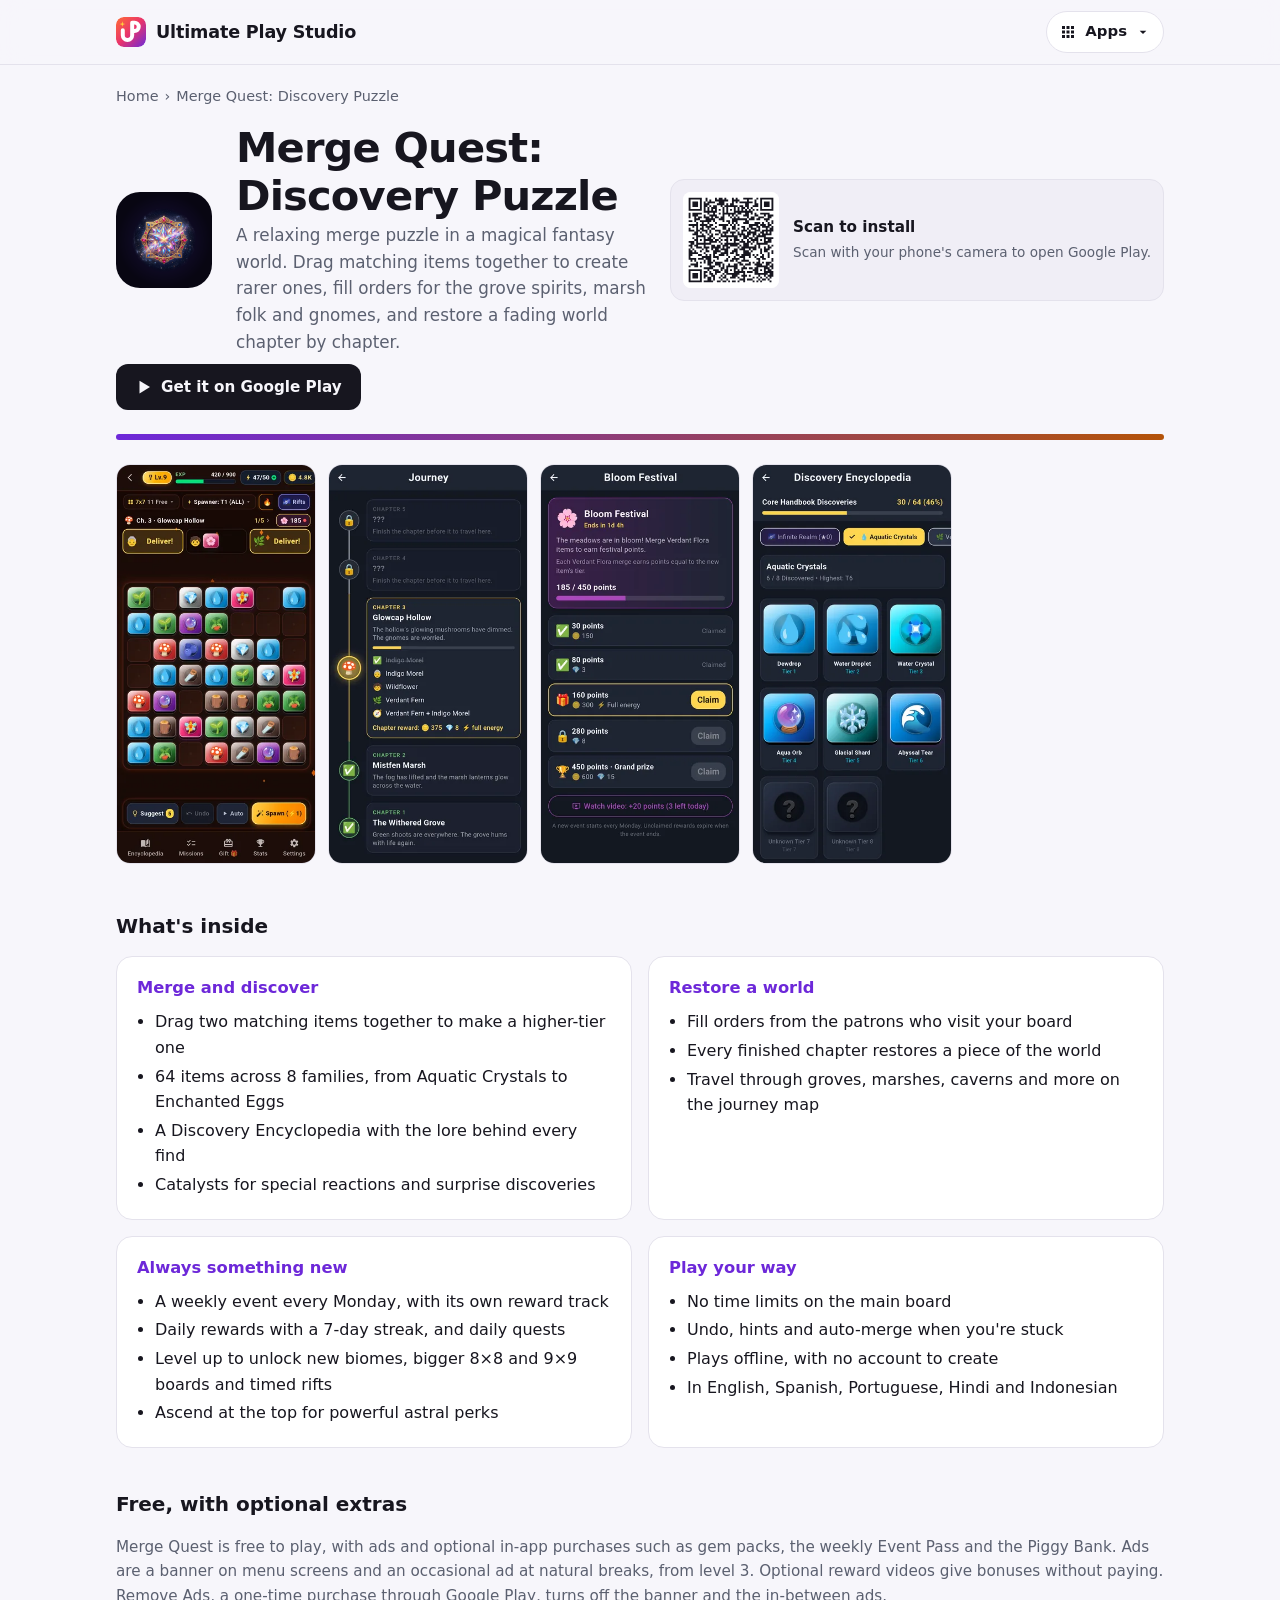
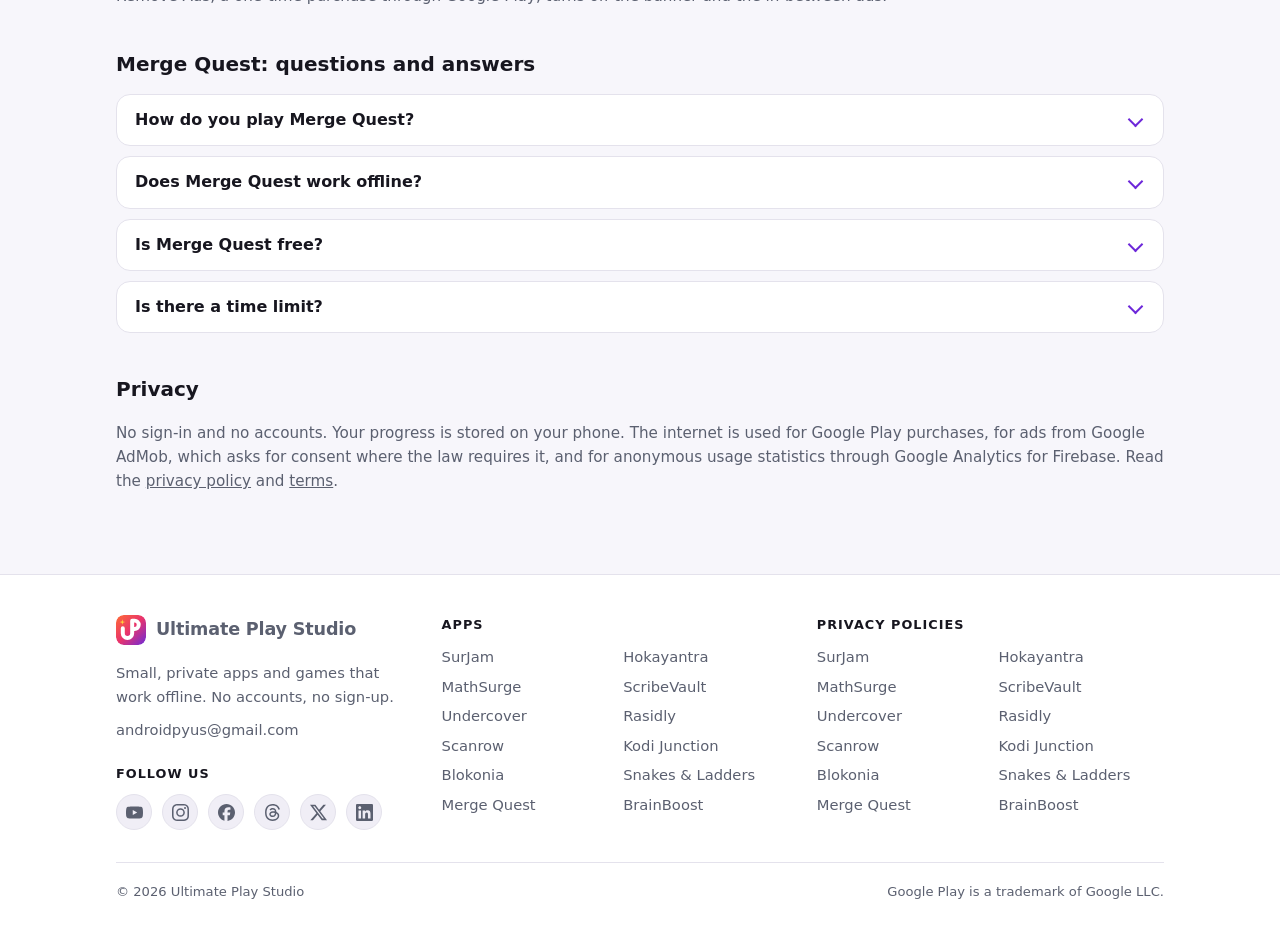
<file: mergequest/index.html>
<!doctype html>
<html lang="en">
<head>
  <meta charset="utf-8">
  <meta name="viewport" content="width=device-width, initial-scale=1">
  <title>Merge Quest: Discovery Puzzle – Relaxing Fantasy Merge Game</title>
  <meta name="description" content="Merge magical items, fill patron orders and restore a fading fantasy world. 64 items, weekly events, no time limits on the main board and offline play.">
  <link rel="icon" type="image/png" href="../assets/mergequest-icon.png">
  <!-- seo -->
  <link rel="canonical" href="https://ultimateplaystudio.com/mergequest/">
  <meta name="theme-color" content="#f7f6fb" media="(prefers-color-scheme: light)">
  <meta name="theme-color" content="#0f0e17" media="(prefers-color-scheme: dark)">
  <link rel="apple-touch-icon" href="../assets/apple-touch-icon.png">
  <meta property="og:type" content="website">
  <meta property="og:site_name" content="Ultimate Play Studio">
  <meta property="og:locale" content="en_US">
  <meta property="og:title" content="Merge Quest: Discovery Puzzle – Relaxing Fantasy Merge Game">
  <meta property="og:description" content="Merge magical items, fill patron orders and restore a fading fantasy world. 64 items, weekly events, no time limits on the main board and offline play.">
  <meta property="og:url" content="https://ultimateplaystudio.com/mergequest/">
  <meta property="og:image" content="https://ultimateplaystudio.com/assets/og/mergequest.png">
  <meta property="og:image:width" content="1200">
  <meta property="og:image:height" content="630">
  <meta name="twitter:card" content="summary_large_image">
  <script type="application/ld+json">
{
  "@context": "https://schema.org",
  "@graph": [
    {
      "@type": "Organization",
      "@id": "https://ultimateplaystudio.com/#organization",
      "name": "Ultimate Play Studio",
      "url": "https://ultimateplaystudio.com/",
      "logo": "https://ultimateplaystudio.com/assets/logo-512.png",
      "email": "androidpyus@gmail.com",
      "sameAs": [
        "https://www.youtube.com/@ultimateplaystudio",
        "https://www.instagram.com/ultimateplaystudio/",
        "https://www.facebook.com/ultimateplaystudio",
        "https://www.threads.net/@ultimateplaystudio",
        "https://x.com/UltPlayStudio",
        "https://www.linkedin.com/company/ultimateplaystudio"
      ]
    },
    {
      "@type": "MobileApplication",
      "@id": "https://ultimateplaystudio.com/mergequest/#app",
      "name": "Merge Quest: Discovery Puzzle",
      "url": "https://ultimateplaystudio.com/mergequest/",
      "description": "Merge magical items, fill patron orders and restore a fading fantasy world. 64 items, weekly events, no time limits on the main board and offline play.",
      "operatingSystem": "Android",
      "applicationCategory": "GameApplication",
      "genre": "Puzzle",
      "image": "https://ultimateplaystudio.com/assets/mergequest-icon.png",
      "screenshot": [
        "https://ultimateplaystudio.com/assets/mergequest-1.webp",
        "https://ultimateplaystudio.com/assets/mergequest-2.webp",
        "https://ultimateplaystudio.com/assets/mergequest-3.webp",
        "https://ultimateplaystudio.com/assets/mergequest-4.webp"
      ],
      "installUrl": "https://play.google.com/store/apps/details?id=com.mergequest.app",
      "sameAs": [
        "https://play.google.com/store/apps/details?id=com.mergequest.app"
      ],
      "offers": {
        "@type": "Offer",
        "price": "0",
        "priceCurrency": "USD"
      },
      "publisher": {
        "@id": "https://ultimateplaystudio.com/#organization"
      },
      "author": {
        "@id": "https://ultimateplaystudio.com/#organization"
      }
    },
    {
      "@type": "BreadcrumbList",
      "itemListElement": [
        {
          "@type": "ListItem",
          "position": 1,
          "name": "Home",
          "item": "https://ultimateplaystudio.com/"
        },
        {
          "@type": "ListItem",
          "position": 2,
          "name": "Merge Quest: Discovery Puzzle",
          "item": "https://ultimateplaystudio.com/mergequest/"
        }
      ]
    },
    {
      "@type": "FAQPage",
      "mainEntity": [
        {
          "@type": "Question",
          "name": "How do you play Merge Quest?",
          "acceptedAnswer": {
            "@type": "Answer",
            "text": "Drag two matching items together to make a higher-tier one, fill orders from the patrons who visit your board, and restore the world chapter by chapter."
          }
        },
        {
          "@type": "Question",
          "name": "Does Merge Quest work offline?",
          "acceptedAnswer": {
            "@type": "Answer",
            "text": "Yes. Merge Quest plays offline with no account to create."
          }
        },
        {
          "@type": "Question",
          "name": "Is Merge Quest free?",
          "acceptedAnswer": {
            "@type": "Answer",
            "text": "Yes. Merge Quest is free to play, with ads and optional in-app purchases. Remove Ads, a one-time purchase, turns off the banner and the in-between ads."
          }
        },
        {
          "@type": "Question",
          "name": "Is there a time limit?",
          "acceptedAnswer": {
            "@type": "Answer",
            "text": "No. There are no time limits on the main board, and undo, hints and auto-merge help when you are stuck."
          }
        }
      ]
    }
  ]
}
  </script>
  <!-- /seo -->
  <link rel="stylesheet" href="../assets/style.css">
</head>
<body class="mergequest">
  <a class="skip-link" href="#main">Skip to content</a>
  <header class="site-header">
    <div class="wrap">
      <a class="brand" href="../"><img class="brand-mark" src="../assets/logo.svg" alt="" width="30" height="30">Ultimate Play Studio</a>
      <details class="apps-menu">
        <summary><svg viewBox="0 0 24 24" width="18" height="18" aria-hidden="true"><path fill="currentColor" d="M4 4h4v4H4zm6 0h4v4h-4zm6 0h4v4h-4zM4 10h4v4H4zm6 0h4v4h-4zm6 0h4v4h-4zM4 16h4v4H4zm6 0h4v4h-4zm6 0h4v4h-4z"/></svg><span>Apps</span><svg class="apps-chevron" viewBox="0 0 24 24" width="16" height="16" aria-hidden="true"><path fill="currentColor" d="M7 10l5 5 5-5z"/></svg></summary>
        <nav class="apps-panel" aria-label="Apps">
          <a href="../surjam/"><img src="../assets/surjam-icon.png" alt="" width="32" height="32" loading="lazy"><span>SurJam</span></a>
          <a href="../hokayantra/"><img src="../assets/hokayantra-icon.png" alt="" width="32" height="32" loading="lazy"><span>Hokayantra</span></a>
          <a href="../mathsurge/"><img src="../assets/mathsurge-icon.png" alt="" width="32" height="32" loading="lazy"><span>MathSurge</span></a>
          <a href="../scribevault/"><img src="../assets/scribevault-icon.png" alt="" width="32" height="32" loading="lazy"><span>ScribeVault</span></a>
          <a href="../undercover/"><img src="../assets/undercover-icon.png" alt="" width="32" height="32" loading="lazy"><span>Undercover</span></a>
          <a href="../rasidly/"><img src="../assets/rasidly-icon.png" alt="" width="32" height="32" loading="lazy"><span>Rasidly</span></a>
          <a href="../scanrow/"><img src="../assets/scanrow-icon.png" alt="" width="32" height="32" loading="lazy"><span>Scanrow</span></a>
          <a href="../kodijunction/"><img src="../assets/kodijunction-icon.png" alt="" width="32" height="32" loading="lazy"><span>Kodi Junction</span></a>
          <a href="../blokonia/"><img src="../assets/blokonia-icon.png" alt="" width="32" height="32" loading="lazy"><span>Blokonia</span></a>
          <a href="../snakesladders/"><img src="../assets/snakesladders-icon.png" alt="" width="32" height="32" loading="lazy"><span>Snakes &amp; Ladders</span></a>
          <a href="./" aria-current="page"><img src="../assets/mergequest-icon.png" alt="" width="32" height="32" loading="lazy"><span>Merge Quest</span></a>
          <a href="../brainboost/"><img src="../assets/brainboost-icon.png" alt="" width="32" height="32" loading="lazy"><span>BrainBoost</span></a>
        </nav>
      </details>
      <script src="../assets/site.js" defer></script>
    </div>
  </header>

  <main id="main" class="wrap">
    <!-- seo:breadcrumb -->
    <nav class="breadcrumb" aria-label="Breadcrumb">
      <ol><li><a href="../">Home</a></li><li><span aria-current="page">Merge Quest: Discovery Puzzle</span></li></ol>
    </nav>
    <!-- /seo:breadcrumb -->
    <section class="app-hero">
      <img src="../assets/mergequest-icon.png" alt="Merge Quest app icon" width="96" height="96">
      <div class="app-hero-text">
        <h1>Merge Quest: Discovery Puzzle</h1>
        <p class="tagline">A relaxing merge puzzle in a magical fantasy world. Drag matching items together to create rarer ones, fill orders for the grove spirits, marsh folk and gnomes, and restore a fading world chapter by chapter.</p>
      </div>
      <div class="qr">
        <img src="../assets/qr-mergequest.svg" alt="QR code that opens Merge Quest on Google Play" width="96" height="96" loading="lazy" decoding="async">
        <div><strong>Scan to install</strong><span>Scan with your phone's camera to open Google Play.</span></div>
      </div>
    </section>
    <div class="card-actions">
      <a class="btn btn-play" href="https://play.google.com/store/apps/details?id=com.mergequest.app">
        <svg viewBox="0 0 24 24" aria-hidden="true"><path fill="currentColor" d="M6 3.5v17l14-8.5z"/></svg>
        Get it on Google Play
      </a>
    </div>
    <div class="accent-bar" role="presentation"></div>

    <section class="page-shots" aria-label="Screenshots">
      <div class="shots">
        <img src="../assets/mergequest-1.webp" alt="The merge board with two patron orders ready to deliver" width="360" height="720">
        <img src="../assets/mergequest-2.webp" alt="The journey map at chapter 3, Glowcap Hollow" width="360" height="720" loading="lazy" decoding="async">
        <img src="../assets/mergequest-3.webp" alt="The Bloom Festival weekly event and its reward track" width="360" height="720" loading="lazy" decoding="async">
        <img src="../assets/mergequest-4.webp" alt="The Discovery Encyclopedia showing Aquatic Crystals" width="360" height="720" loading="lazy" decoding="async">
      </div>
    </section>

    <section class="section">
      <h2>What's inside</h2>
      <div class="grid-2">
        <div class="box">
          <h3>Merge and discover</h3>
          <ul>
            <li>Drag two matching items together to make a higher-tier one</li>
            <li>64 items across 8 families, from Aquatic Crystals to Enchanted Eggs</li>
            <li>A Discovery Encyclopedia with the lore behind every find</li>
            <li>Catalysts for special reactions and surprise discoveries</li>
          </ul>
        </div>
        <div class="box">
          <h3>Restore a world</h3>
          <ul>
            <li>Fill orders from the patrons who visit your board</li>
            <li>Every finished chapter restores a piece of the world</li>
            <li>Travel through groves, marshes, caverns and more on the journey map</li>
          </ul>
        </div>
        <div class="box">
          <h3>Always something new</h3>
          <ul>
            <li>A weekly event every Monday, with its own reward track</li>
            <li>Daily rewards with a 7-day streak, and daily quests</li>
            <li>Level up to unlock new biomes, bigger 8&times;8 and 9&times;9 boards and timed rifts</li>
            <li>Ascend at the top for powerful astral perks</li>
          </ul>
        </div>
        <div class="box">
          <h3>Play your way</h3>
          <ul>
            <li>No time limits on the main board</li>
            <li>Undo, hints and auto-merge when you're stuck</li>
            <li>Plays offline, with no account to create</li>
            <li>In English, Spanish, Portuguese, Hindi and Indonesian</li>
          </ul>
        </div>
      </div>
    </section>

    <section class="section">
      <h2>Free, with optional extras</h2>
      <p class="note">Merge Quest is free to play, with ads and optional in-app purchases such as gem packs, the weekly Event Pass and the Piggy Bank. Ads are a banner on menu screens and an occasional ad at natural breaks, from level 3. Optional reward videos give bonuses without paying. Remove Ads, a one-time purchase through Google Play, turns off the banner and the in-between ads.</p>
    </section>

    <!-- seo:faq -->
    <section class="section" aria-labelledby="faq-title">
      <h2 id="faq-title">Merge Quest: questions and answers</h2>
      <div class="faq">
        <details>
          <summary>How do you play Merge Quest?</summary>
          <p>Drag two matching items together to make a higher-tier one, fill orders from the patrons who visit your board, and restore the world chapter by chapter.</p>
        </details>
        <details>
          <summary>Does Merge Quest work offline?</summary>
          <p>Yes. Merge Quest plays offline with no account to create.</p>
        </details>
        <details>
          <summary>Is Merge Quest free?</summary>
          <p>Yes. Merge Quest is free to play, with ads and optional in-app purchases. Remove Ads, a one-time purchase, turns off the banner and the in-between ads.</p>
        </details>
        <details>
          <summary>Is there a time limit?</summary>
          <p>No. There are no time limits on the main board, and undo, hints and auto-merge help when you are stuck.</p>
        </details>
      </div>
    </section>
    <!-- /seo:faq -->
    <section class="section">
      <h2>Privacy</h2>
      <p class="note">No sign-in and no accounts. Your progress is stored on your phone. The internet is used for Google Play purchases, for ads from Google AdMob, which asks for consent where the law requires it, and for anonymous usage statistics through Google Analytics for Firebase. Read the <a href="https://ultimateplaystudio.com/mergequest-site/privacy.html">privacy policy</a> and <a href="https://ultimateplaystudio.com/mergequest-site/terms.html">terms</a>.</p>
    </section>
  </main>

  <footer class="site-footer">
    <div class="wrap">
      <div class="footer-grid">
        <div class="footer-about">
          <a class="brand" href="../"><img class="brand-mark" src="../assets/logo.svg" alt="" width="30" height="30">Ultimate Play Studio</a>
          <p>Small, private apps and games that work offline. No accounts, no sign-up.</p>
          <p><a href="mailto:androidpyus@gmail.com">androidpyus@gmail.com</a></p>
          <p class="social-label">Follow us</p>
          <ul class="social" aria-label="Ultimate Play Studio on social media">
            <li><a href="https://www.youtube.com/@ultimateplaystudio" rel="me noopener" aria-label="YouTube" title="YouTube"><svg viewBox="0 0 24 24" width="20" height="20" aria-hidden="true"><path fill="currentColor" d="M23.498 6.186a3.016 3.016 0 0 0-2.122-2.136C19.505 3.545 12 3.545 12 3.545s-7.505 0-9.377.505A3.017 3.017 0 0 0 .502 6.186C0 8.07 0 12 0 12s0 3.93.502 5.814a3.016 3.016 0 0 0 2.122 2.136c1.871.505 9.376.505 9.376.505s7.505 0 9.377-.505a3.015 3.015 0 0 0 2.122-2.136C24 15.93 24 12 24 12s0-3.93-.502-5.814zM9.545 15.568V8.432L15.818 12l-6.273 3.568z"/></svg></a></li>
            <li><a href="https://www.instagram.com/ultimateplaystudio/" rel="me noopener" aria-label="Instagram" title="Instagram"><svg viewBox="0 0 24 24" width="20" height="20" aria-hidden="true"><path fill="currentColor" d="M7.0301.084c-1.2768.0602-2.1487.264-2.911.5634-.7888.3075-1.4575.72-2.1228 1.3877-.6652.6677-1.075 1.3368-1.3802 2.127-.2954.7638-.4956 1.6365-.552 2.914-.0564 1.2775-.0689 1.6882-.0626 4.947.0062 3.2586.0206 3.6671.0825 4.9473.061 1.2765.264 2.1482.5635 2.9107.308.7889.72 1.4573 1.388 2.1228.6679.6655 1.3365 1.0743 2.1285 1.38.7632.295 1.6361.4961 2.9134.552 1.2773.056 1.6884.069 4.9462.0627 3.2578-.0062 3.668-.0207 4.9478-.0814 1.28-.0607 2.147-.2652 2.9098-.5633.7889-.3086 1.4578-.72 2.1228-1.3881.665-.6682 1.0745-1.3378 1.3795-2.1284.2957-.7632.4966-1.636.552-2.9124.056-1.2809.0692-1.6898.063-4.948-.0063-3.2583-.021-3.6668-.0817-4.9465-.0607-1.2797-.264-2.1487-.5633-2.9117-.3084-.7889-.72-1.4568-1.3876-2.1228C21.2982 1.33 20.628.9208 19.8378.6165 19.074.321 18.2017.1197 16.9244.0645 15.6471.0093 15.236-.005 11.977.0014 8.718.0076 8.31.0215 7.0301.0839m.1402 21.6932c-1.17-.0509-1.8053-.2453-2.2287-.408-.5606-.216-.96-.4771-1.3819-.895-.422-.4178-.6811-.8186-.9-1.378-.1644-.4234-.3624-1.058-.4171-2.228-.0595-1.2645-.072-1.6442-.079-4.848-.007-3.2037.0053-3.583.0607-4.848.05-1.169.2456-1.805.408-2.2282.216-.5613.4762-.96.895-1.3816.4188-.4217.8184-.6814 1.3783-.9003.423-.1651 1.0575-.3614 2.227-.4171 1.2655-.06 1.6447-.072 4.848-.079 3.2033-.007 3.5835.005 4.8495.0608 1.169.0508 1.8053.2445 2.228.408.5608.216.96.4754 1.3816.895.4217.4194.6816.8176.9005 1.3787.1653.4217.3617 1.056.4169 2.2263.0602 1.2655.0739 1.645.0796 4.848.0058 3.203-.0055 3.5834-.061 4.848-.051 1.17-.245 1.8055-.408 2.2294-.216.5604-.4763.96-.8954 1.3814-.419.4215-.8181.6811-1.3783.9-.4224.1649-1.0577.3617-2.2262.4174-1.2656.0595-1.6448.072-4.8493.079-3.2045.007-3.5825-.006-4.848-.0608M16.953 5.5864A1.44 1.44 0 1 0 18.39 4.144a1.44 1.44 0 0 0-1.437 1.4424M5.8385 12.012c.0067 3.4032 2.7706 6.1557 6.173 6.1493 3.4026-.0065 6.157-2.7701 6.1506-6.1733-.0065-3.4032-2.771-6.1565-6.174-6.1498-3.403.0067-6.156 2.771-6.1496 6.1738M8 12.0077a4 4 0 1 1 4.008 3.9921A3.9996 3.9996 0 0 1 8 12.0077"/></svg></a></li>
            <li><a href="https://www.facebook.com/ultimateplaystudio" rel="me noopener" aria-label="Facebook" title="Facebook"><svg viewBox="0 0 24 24" width="20" height="20" aria-hidden="true"><path fill="currentColor" d="M9.101 23.691v-7.98H6.627v-3.667h2.474v-1.58c0-4.085 1.848-5.978 5.858-5.978.401 0 .955.042 1.468.103a8.68 8.68 0 0 1 1.141.195v3.325a8.623 8.623 0 0 0-.653-.036 26.805 26.805 0 0 0-.733-.009c-.707 0-1.259.096-1.675.309a1.686 1.686 0 0 0-.679.622c-.258.42-.374.995-.374 1.752v1.297h3.919l-.386 2.103-.287 1.564h-3.246v8.245C19.396 23.238 24 18.179 24 12.044c0-6.627-5.373-12-12-12s-12 5.373-12 12c0 5.628 3.874 10.35 9.101 11.647Z"/></svg></a></li>
            <li><a href="https://www.threads.net/@ultimateplaystudio" rel="me noopener" aria-label="Threads" title="Threads"><svg viewBox="0 0 24 24" width="20" height="20" aria-hidden="true"><path fill="currentColor" d="M12.186 24h-.007c-3.581-.024-6.334-1.205-8.184-3.509C2.35 18.44 1.5 15.586 1.472 12.01v-.017c.03-3.579.879-6.43 2.525-8.482C5.845 1.205 8.6.024 12.18 0h.014c2.746.02 5.043.725 6.826 2.098 1.677 1.29 2.858 3.13 3.509 5.467l-2.04.569c-1.104-3.96-3.898-5.984-8.304-6.015-2.91.022-5.11.936-6.54 2.717C4.307 6.504 3.616 8.914 3.589 12c.027 3.086.718 5.496 2.057 7.164 1.43 1.783 3.631 2.698 6.54 2.717 2.623-.02 4.358-.631 5.8-2.045 1.647-1.613 1.618-3.593 1.09-4.798-.31-.71-.873-1.3-1.634-1.75-.192 1.352-.622 2.446-1.284 3.272-.886 1.102-2.14 1.704-3.73 1.79-1.202.065-2.361-.218-3.259-.801-1.063-.689-1.685-1.74-1.752-2.964-.065-1.19.408-2.285 1.33-3.082.88-.76 2.119-1.207 3.583-1.291a13.853 13.853 0 0 1 3.02.142c-.126-.742-.375-1.332-.75-1.757-.513-.586-1.308-.883-2.359-.89h-.029c-.844 0-1.992.232-2.721 1.32L7.734 7.847c.98-1.454 2.568-2.256 4.478-2.256h.044c3.194.02 5.097 1.975 5.287 5.388.108.046.216.094.321.142 1.49.7 2.58 1.761 3.154 3.07.797 1.82.871 4.79-1.548 7.158-1.85 1.81-4.094 2.628-7.277 2.65Zm1.003-11.69c-.242 0-.487.007-.739.021-1.836.103-2.98.946-2.916 2.143.067 1.256 1.452 1.839 2.784 1.767 1.224-.065 2.818-.543 3.086-3.71a10.5 10.5 0 0 0-2.215-.221z"/></svg></a></li>
            <li><a href="https://x.com/UltPlayStudio" rel="me noopener" aria-label="X" title="X"><svg viewBox="0 0 24 24" width="20" height="20" aria-hidden="true"><path fill="currentColor" d="M18.901 1.153h3.68l-8.04 9.19L24 22.846h-7.406l-5.8-7.584-6.638 7.584H.474l8.6-9.83L0 1.154h7.594l5.243 6.932ZM17.61 20.644h2.039L6.486 3.24H4.298Z"/></svg></a></li>
            <li><a href="https://www.linkedin.com/company/ultimateplaystudio" rel="me noopener" aria-label="LinkedIn" title="LinkedIn"><svg viewBox="0 0 24 24" width="20" height="20" aria-hidden="true"><path fill="currentColor" d="M20.447 20.452h-3.554v-5.569c0-1.328-.027-3.037-1.852-3.037-1.853 0-2.136 1.445-2.136 2.939v5.667H9.351V9h3.414v1.561h.046c.477-.9 1.637-1.85 3.37-1.85 3.601 0 4.267 2.37 4.267 5.455v6.286zM5.337 7.433c-1.144 0-2.063-.926-2.063-2.065 0-1.138.92-2.063 2.063-2.063 1.14 0 2.064.925 2.064 2.063 0 1.139-.925 2.065-2.064 2.065zm1.782 13.019H3.555V9h3.564v11.452zM22.225 0H1.771C.792 0 0 .774 0 1.729v20.542C0 23.227.792 24 1.771 24h20.451C23.2 24 24 23.227 24 22.271V1.729C24 .774 23.2 0 22.222 0h.003z"/></svg></a></li>
          </ul>
        </div>
        <nav aria-label="Apps">
          <h2>Apps</h2>
          <ul>
            <li><a href="../surjam/">SurJam</a></li>
            <li><a href="../hokayantra/">Hokayantra</a></li>
            <li><a href="../mathsurge/">MathSurge</a></li>
            <li><a href="../scribevault/">ScribeVault</a></li>
            <li><a href="../undercover/">Undercover</a></li>
            <li><a href="../rasidly/">Rasidly</a></li>
            <li><a href="../scanrow/">Scanrow</a></li>
            <li><a href="../kodijunction/">Kodi Junction</a></li>
            <li><a href="../blokonia/">Blokonia</a></li>
            <li><a href="../snakesladders/">Snakes &amp; Ladders</a></li>
            <li><a href="./">Merge Quest</a></li>
            <li><a href="../brainboost/">BrainBoost</a></li>
          </ul>
        </nav>
        <nav aria-label="Privacy policies">
          <h2>Privacy policies</h2>
          <ul>
            <li><a href="https://ultimateplaystudio.com/surjam-privacy/">SurJam</a></li>
            <li><a href="https://ultimateplaystudio.com/hokayantra-privacy/">Hokayantra</a></li>
            <li><a href="https://ultimateplaystudio.com/mathsurge-privacy/">MathSurge</a></li>
            <li><a href="https://ultimateplaystudio.com/scribevault-privacy/">ScribeVault</a></li>
            <li><a href="https://ultimateplaystudio.com/undercover-word-imposter-privacy/">Undercover</a></li>
            <li><a href="https://ultimateplaystudio.com/rasidly-privacy/">Rasidly</a></li>
            <li><a href="https://ultimateplaystudio.com/scanrow-site/privacy/">Scanrow</a></li>
            <li><a href="https://kodijunction.com/privacy.html">Kodi Junction</a></li>
            <li><a href="https://ultimateplaystudio.com/blokonia-site/privacy.html">Blokonia</a></li>
            <li><a href="https://ultimateplaystudio.com/snakes-ladders-privacy/">Snakes &amp; Ladders</a></li>
            <li><a href="https://ultimateplaystudio.com/mergequest-site/privacy.html">Merge Quest</a></li>
            <li><a href="https://ultimateplaystudio.com/brainboost-privacy/">BrainBoost</a></li>
          </ul>
        </nav>
      </div>
      <div class="footer-bottom">
        <span>© 2026 Ultimate Play Studio</span>
        <span>Google Play is a trademark of Google LLC.</span>
      </div>
    </div>
  </footer>
</body>
</html>
</file>
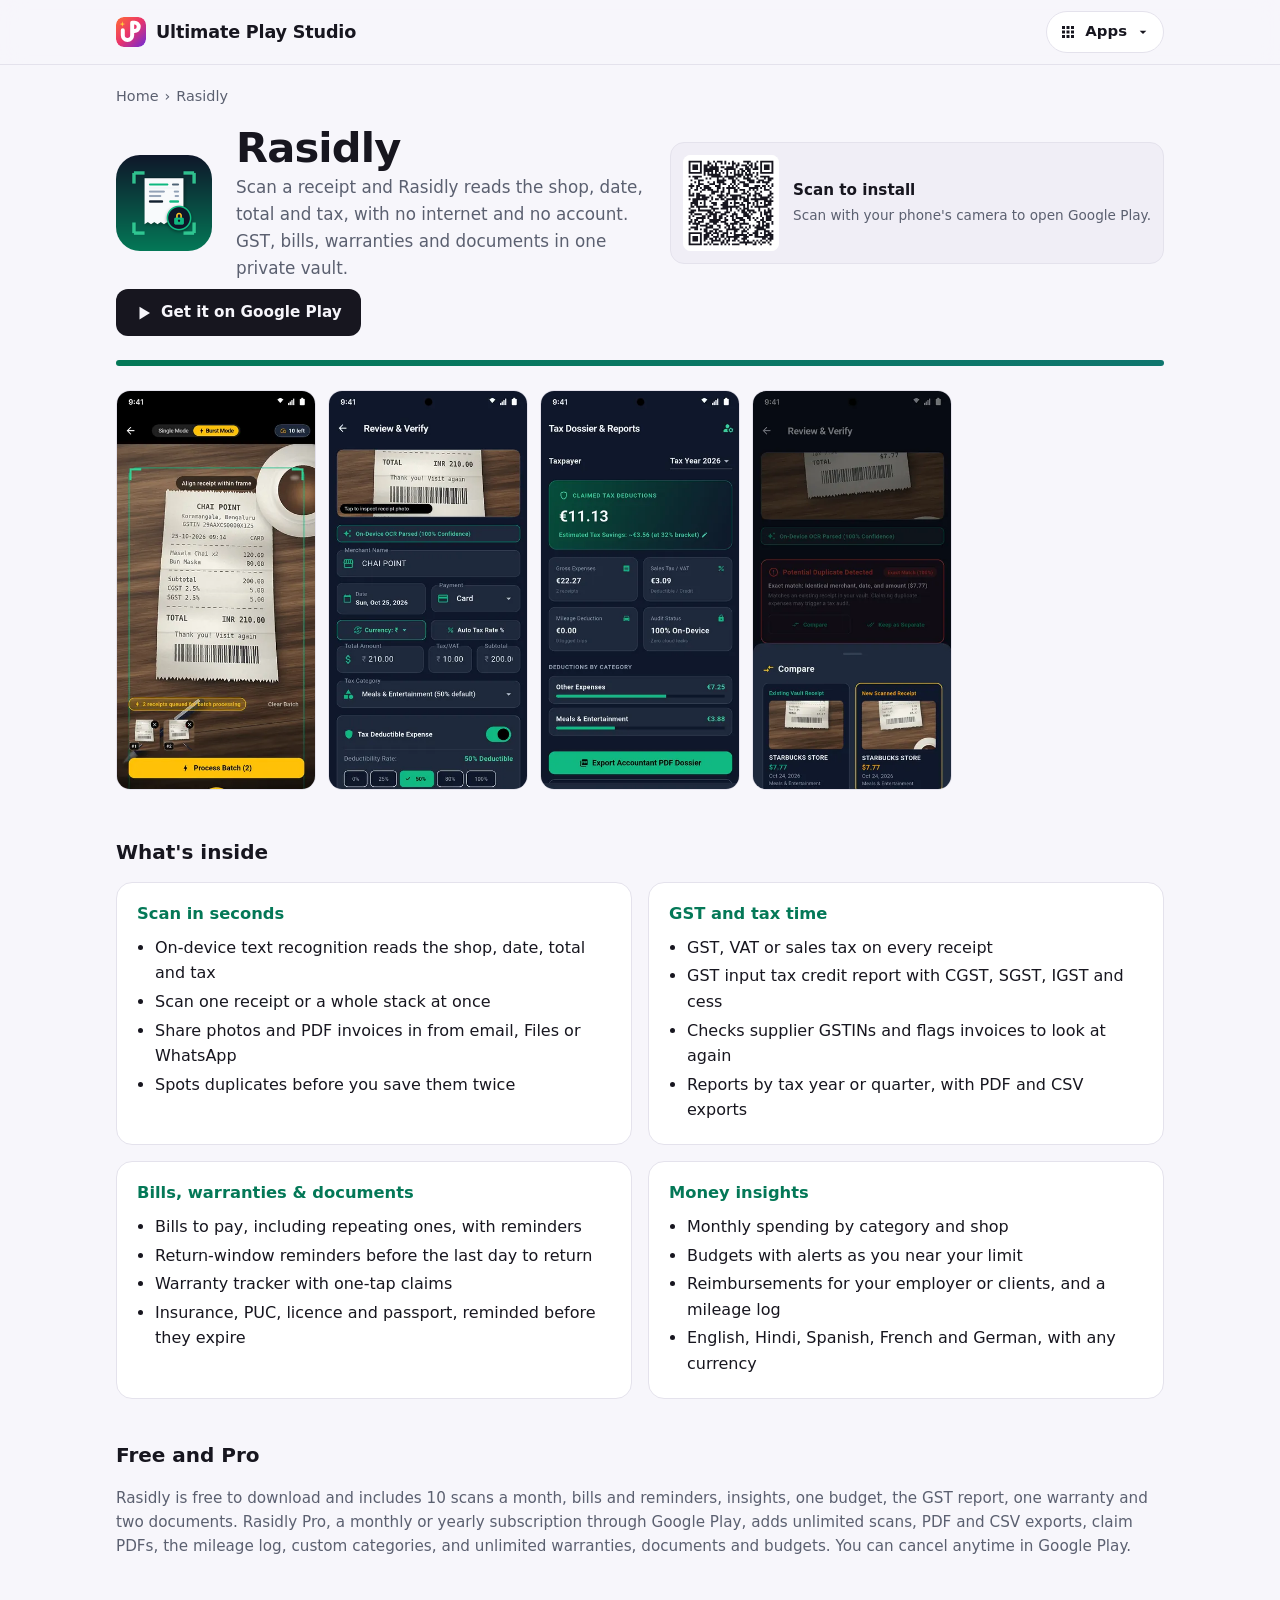
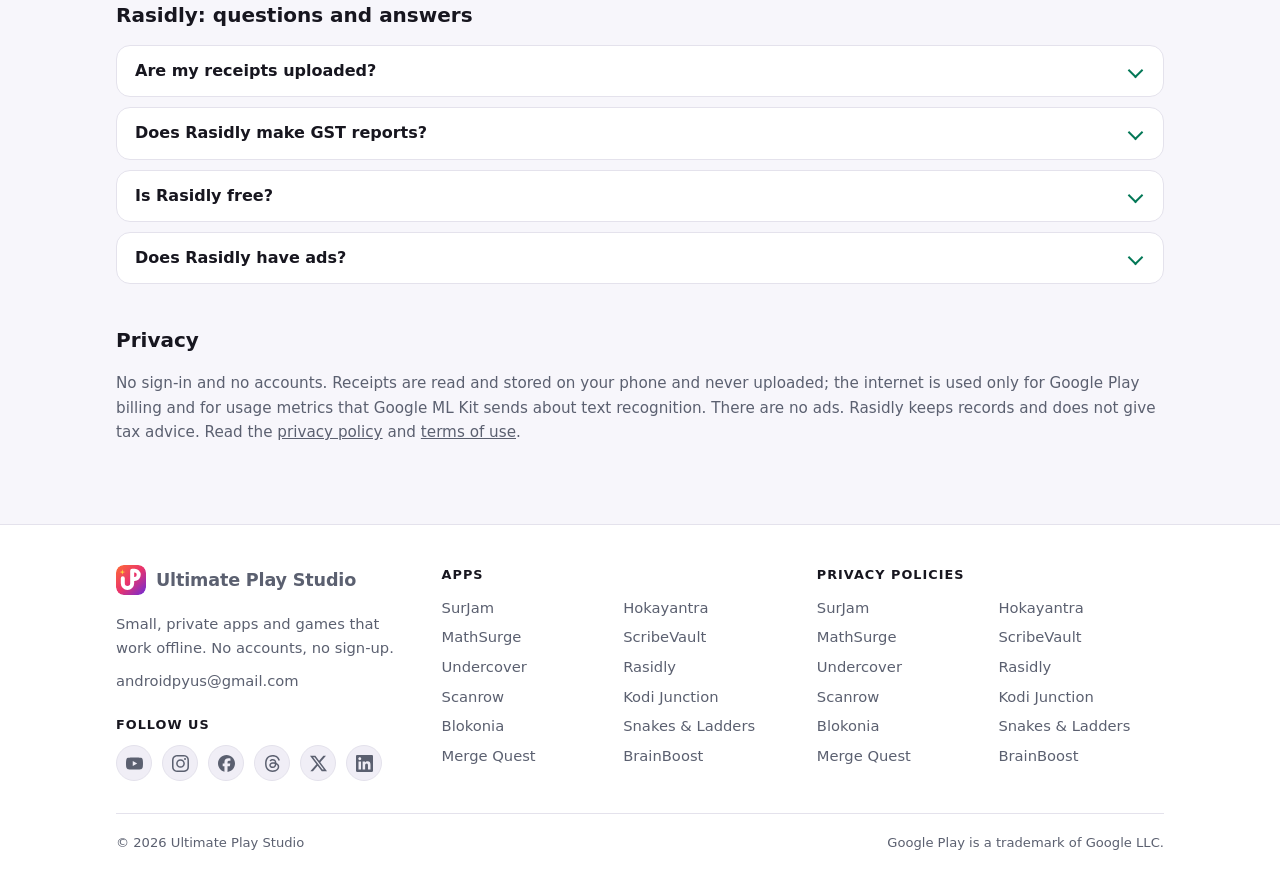
<file: rasidly/index.html>
<!doctype html>
<html lang="en">
<head>
  <meta charset="utf-8">
  <meta name="viewport" content="width=device-width, initial-scale=1">
  <title>Rasidly – Offline Receipt Scanner, GST Report &amp; Bill Reminders</title>
  <meta name="description" content="Scan receipts on your phone with no internet and no account. GST input tax credit reports, bill and warranty reminders, document expiry alerts and budgets.">
  <link rel="icon" type="image/png" href="../assets/rasidly-icon.png">
  <!-- seo -->
  <link rel="canonical" href="https://ultimateplaystudio.com/rasidly/">
  <meta name="theme-color" content="#f7f6fb" media="(prefers-color-scheme: light)">
  <meta name="theme-color" content="#0f0e17" media="(prefers-color-scheme: dark)">
  <link rel="apple-touch-icon" href="../assets/apple-touch-icon.png">
  <meta property="og:type" content="website">
  <meta property="og:site_name" content="Ultimate Play Studio">
  <meta property="og:locale" content="en_US">
  <meta property="og:title" content="Rasidly – Offline Receipt Scanner, GST Report &amp; Bill Reminders">
  <meta property="og:description" content="Scan receipts on your phone with no internet and no account. GST input tax credit reports, bill and warranty reminders, document expiry alerts and budgets.">
  <meta property="og:url" content="https://ultimateplaystudio.com/rasidly/">
  <meta property="og:image" content="https://ultimateplaystudio.com/assets/og/rasidly.png">
  <meta property="og:image:width" content="1200">
  <meta property="og:image:height" content="630">
  <meta name="twitter:card" content="summary_large_image">
  <script type="application/ld+json">
{
  "@context": "https://schema.org",
  "@graph": [
    {
      "@type": "Organization",
      "@id": "https://ultimateplaystudio.com/#organization",
      "name": "Ultimate Play Studio",
      "url": "https://ultimateplaystudio.com/",
      "logo": "https://ultimateplaystudio.com/assets/logo-512.png",
      "email": "androidpyus@gmail.com",
      "sameAs": [
        "https://www.youtube.com/@ultimateplaystudio",
        "https://www.instagram.com/ultimateplaystudio/",
        "https://www.facebook.com/ultimateplaystudio",
        "https://www.threads.net/@ultimateplaystudio",
        "https://x.com/UltPlayStudio",
        "https://www.linkedin.com/company/ultimateplaystudio"
      ]
    },
    {
      "@type": "MobileApplication",
      "@id": "https://ultimateplaystudio.com/rasidly/#app",
      "name": "Rasidly",
      "url": "https://ultimateplaystudio.com/rasidly/",
      "description": "Scan receipts on your phone with no internet and no account. GST input tax credit reports, bill and warranty reminders, document expiry alerts and budgets.",
      "operatingSystem": "Android",
      "applicationCategory": "FinanceApplication",
      "genre": "Finance",
      "image": "https://ultimateplaystudio.com/assets/rasidly-icon.png",
      "screenshot": [
        "https://ultimateplaystudio.com/assets/rasidly-1.webp",
        "https://ultimateplaystudio.com/assets/rasidly-2.webp",
        "https://ultimateplaystudio.com/assets/rasidly-3.webp",
        "https://ultimateplaystudio.com/assets/rasidly-4.webp"
      ],
      "installUrl": "https://play.google.com/store/apps/details?id=com.rasidly.app",
      "sameAs": [
        "https://play.google.com/store/apps/details?id=com.rasidly.app"
      ],
      "offers": {
        "@type": "Offer",
        "price": "0",
        "priceCurrency": "USD"
      },
      "publisher": {
        "@id": "https://ultimateplaystudio.com/#organization"
      },
      "author": {
        "@id": "https://ultimateplaystudio.com/#organization"
      }
    },
    {
      "@type": "BreadcrumbList",
      "itemListElement": [
        {
          "@type": "ListItem",
          "position": 1,
          "name": "Home",
          "item": "https://ultimateplaystudio.com/"
        },
        {
          "@type": "ListItem",
          "position": 2,
          "name": "Rasidly",
          "item": "https://ultimateplaystudio.com/rasidly/"
        }
      ]
    },
    {
      "@type": "FAQPage",
      "mainEntity": [
        {
          "@type": "Question",
          "name": "Are my receipts uploaded?",
          "acceptedAnswer": {
            "@type": "Answer",
            "text": "No. Receipts are read and stored on your phone and never uploaded. The internet is used only for Google Play billing and for usage metrics that Google ML Kit sends about text recognition."
          }
        },
        {
          "@type": "Question",
          "name": "Does Rasidly make GST reports?",
          "acceptedAnswer": {
            "@type": "Answer",
            "text": "Yes. Rasidly records GST, VAT or sales tax on every receipt and makes a GST input tax credit report with CGST, SGST, IGST and cess, by tax year or quarter. Rasidly keeps records and does not give tax advice."
          }
        },
        {
          "@type": "Question",
          "name": "Is Rasidly free?",
          "acceptedAnswer": {
            "@type": "Answer",
            "text": "Rasidly is free to download and includes 10 scans a month, bills and reminders, insights, one budget, the GST report, one warranty and two documents. Rasidly Pro, a monthly or yearly subscription, adds unlimited scans, PDF and CSV exports and more."
          }
        },
        {
          "@type": "Question",
          "name": "Does Rasidly have ads?",
          "acceptedAnswer": {
            "@type": "Answer",
            "text": "No. There are no ads, no sign-in and no accounts."
          }
        }
      ]
    }
  ]
}
  </script>
  <!-- /seo -->
  <link rel="stylesheet" href="../assets/style.css">
</head>
<body class="rasidly">
  <a class="skip-link" href="#main">Skip to content</a>
  <header class="site-header">
    <div class="wrap">
      <a class="brand" href="../"><img class="brand-mark" src="../assets/logo.svg" alt="" width="30" height="30">Ultimate Play Studio</a>
      <details class="apps-menu">
        <summary><svg viewBox="0 0 24 24" width="18" height="18" aria-hidden="true"><path fill="currentColor" d="M4 4h4v4H4zm6 0h4v4h-4zm6 0h4v4h-4zM4 10h4v4H4zm6 0h4v4h-4zm6 0h4v4h-4zM4 16h4v4H4zm6 0h4v4h-4zm6 0h4v4h-4z"/></svg><span>Apps</span><svg class="apps-chevron" viewBox="0 0 24 24" width="16" height="16" aria-hidden="true"><path fill="currentColor" d="M7 10l5 5 5-5z"/></svg></summary>
        <nav class="apps-panel" aria-label="Apps">
          <a href="../surjam/"><img src="../assets/surjam-icon.png" alt="" width="32" height="32" loading="lazy"><span>SurJam</span></a>
          <a href="../hokayantra/"><img src="../assets/hokayantra-icon.png" alt="" width="32" height="32" loading="lazy"><span>Hokayantra</span></a>
          <a href="../mathsurge/"><img src="../assets/mathsurge-icon.png" alt="" width="32" height="32" loading="lazy"><span>MathSurge</span></a>
          <a href="../scribevault/"><img src="../assets/scribevault-icon.png" alt="" width="32" height="32" loading="lazy"><span>ScribeVault</span></a>
          <a href="../undercover/"><img src="../assets/undercover-icon.png" alt="" width="32" height="32" loading="lazy"><span>Undercover</span></a>
          <a href="./" aria-current="page"><img src="../assets/rasidly-icon.png" alt="" width="32" height="32" loading="lazy"><span>Rasidly</span></a>
          <a href="../scanrow/"><img src="../assets/scanrow-icon.png" alt="" width="32" height="32" loading="lazy"><span>Scanrow</span></a>
          <a href="../kodijunction/"><img src="../assets/kodijunction-icon.png" alt="" width="32" height="32" loading="lazy"><span>Kodi Junction</span></a>
          <a href="../blokonia/"><img src="../assets/blokonia-icon.png" alt="" width="32" height="32" loading="lazy"><span>Blokonia</span></a>
          <a href="../snakesladders/"><img src="../assets/snakesladders-icon.png" alt="" width="32" height="32" loading="lazy"><span>Snakes &amp; Ladders</span></a>
          <a href="../mergequest/"><img src="../assets/mergequest-icon.png" alt="" width="32" height="32" loading="lazy"><span>Merge Quest</span></a>
          <a href="../brainboost/"><img src="../assets/brainboost-icon.png" alt="" width="32" height="32" loading="lazy"><span>BrainBoost</span></a>
        </nav>
      </details>
      <script src="../assets/site.js" defer></script>
    </div>
  </header>

  <main id="main" class="wrap">
    <!-- seo:breadcrumb -->
    <nav class="breadcrumb" aria-label="Breadcrumb">
      <ol><li><a href="../">Home</a></li><li><span aria-current="page">Rasidly</span></li></ol>
    </nav>
    <!-- /seo:breadcrumb -->
    <section class="app-hero">
      <img src="../assets/rasidly-icon.png" alt="Rasidly app icon" width="96" height="96">
      <div class="app-hero-text">
        <h1>Rasidly</h1>
        <p class="tagline">Scan a receipt and Rasidly reads the shop, date, total and tax, with no internet and no account. GST, bills, warranties and documents in one private vault.</p>
      </div>
      <div class="qr">
        <img src="../assets/qr-rasidly.svg" alt="QR code that opens Rasidly on Google Play" width="96" height="96" loading="lazy" decoding="async">
        <div><strong>Scan to install</strong><span>Scan with your phone's camera to open Google Play.</span></div>
      </div>
    </section>
    <div class="card-actions">
      <a class="btn btn-play" href="https://play.google.com/store/apps/details?id=com.rasidly.app">
        <svg viewBox="0 0 24 24" aria-hidden="true"><path fill="currentColor" d="M6 3.5v17l14-8.5z"/></svg>
        Get it on Google Play
      </a>
    </div>
    <div class="accent-bar" role="presentation"></div>

    <section class="page-shots" aria-label="Screenshots">
      <div class="shots">
        <img src="../assets/rasidly-1.webp" alt="Scanning a stack of receipts in burst mode" width="360" height="720">
        <img src="../assets/rasidly-2.webp" alt="Review screen with the shop, date, total and GST read from a receipt" width="360" height="720" loading="lazy" decoding="async">
        <img src="../assets/rasidly-3.webp" alt="Tax reports with claimed deductions and estimated savings" width="360" height="720" loading="lazy" decoding="async">
        <img src="../assets/rasidly-4.webp" alt="Duplicate receipt warning comparing two receipts side by side" width="360" height="720" loading="lazy" decoding="async">
      </div>
    </section>

    <section class="section">
      <h2>What's inside</h2>
      <div class="grid-2">
        <div class="box">
          <h3>Scan in seconds</h3>
          <ul>
            <li>On-device text recognition reads the shop, date, total and tax</li>
            <li>Scan one receipt or a whole stack at once</li>
            <li>Share photos and PDF invoices in from email, Files or WhatsApp</li>
            <li>Spots duplicates before you save them twice</li>
          </ul>
        </div>
        <div class="box">
          <h3>GST and tax time</h3>
          <ul>
            <li>GST, VAT or sales tax on every receipt</li>
            <li>GST input tax credit report with CGST, SGST, IGST and cess</li>
            <li>Checks supplier GSTINs and flags invoices to look at again</li>
            <li>Reports by tax year or quarter, with PDF and CSV exports</li>
          </ul>
        </div>
        <div class="box">
          <h3>Bills, warranties &amp; documents</h3>
          <ul>
            <li>Bills to pay, including repeating ones, with reminders</li>
            <li>Return-window reminders before the last day to return</li>
            <li>Warranty tracker with one-tap claims</li>
            <li>Insurance, PUC, licence and passport, reminded before they expire</li>
          </ul>
        </div>
        <div class="box">
          <h3>Money insights</h3>
          <ul>
            <li>Monthly spending by category and shop</li>
            <li>Budgets with alerts as you near your limit</li>
            <li>Reimbursements for your employer or clients, and a mileage log</li>
            <li>English, Hindi, Spanish, French and German, with any currency</li>
          </ul>
        </div>
      </div>
    </section>

    <section class="section">
      <h2>Free and Pro</h2>
      <p class="note">Rasidly is free to download and includes 10 scans a month, bills and reminders, insights, one budget, the GST report, one warranty and two documents. Rasidly Pro, a monthly or yearly subscription through Google Play, adds unlimited scans, PDF and CSV exports, claim PDFs, the mileage log, custom categories, and unlimited warranties, documents and budgets. You can cancel anytime in Google Play.</p>
    </section>

    <!-- seo:faq -->
    <section class="section" aria-labelledby="faq-title">
      <h2 id="faq-title">Rasidly: questions and answers</h2>
      <div class="faq">
        <details>
          <summary>Are my receipts uploaded?</summary>
          <p>No. Receipts are read and stored on your phone and never uploaded. The internet is used only for Google Play billing and for usage metrics that Google ML Kit sends about text recognition.</p>
        </details>
        <details>
          <summary>Does Rasidly make GST reports?</summary>
          <p>Yes. Rasidly records GST, VAT or sales tax on every receipt and makes a GST input tax credit report with CGST, SGST, IGST and cess, by tax year or quarter. Rasidly keeps records and does not give tax advice.</p>
        </details>
        <details>
          <summary>Is Rasidly free?</summary>
          <p>Rasidly is free to download and includes 10 scans a month, bills and reminders, insights, one budget, the GST report, one warranty and two documents. Rasidly Pro, a monthly or yearly subscription, adds unlimited scans, PDF and CSV exports and more.</p>
        </details>
        <details>
          <summary>Does Rasidly have ads?</summary>
          <p>No. There are no ads, no sign-in and no accounts.</p>
        </details>
      </div>
    </section>
    <!-- /seo:faq -->
    <section class="section">
      <h2>Privacy</h2>
      <p class="note">No sign-in and no accounts. Receipts are read and stored on your phone and never uploaded; the internet is used only for Google Play billing and for usage metrics that Google ML Kit sends about text recognition. There are no ads. Rasidly keeps records and does not give tax advice. Read the <a href="https://ultimateplaystudio.com/rasidly-privacy/">privacy policy</a> and <a href="https://ultimateplaystudio.com/rasidly-privacy/terms.html">terms of use</a>.</p>
    </section>
  </main>

  <footer class="site-footer">
    <div class="wrap">
      <div class="footer-grid">
        <div class="footer-about">
          <a class="brand" href="../"><img class="brand-mark" src="../assets/logo.svg" alt="" width="30" height="30">Ultimate Play Studio</a>
          <p>Small, private apps and games that work offline. No accounts, no sign-up.</p>
          <p><a href="mailto:androidpyus@gmail.com">androidpyus@gmail.com</a></p>
          <p class="social-label">Follow us</p>
          <ul class="social" aria-label="Ultimate Play Studio on social media">
            <li><a href="https://www.youtube.com/@ultimateplaystudio" rel="me noopener" aria-label="YouTube" title="YouTube"><svg viewBox="0 0 24 24" width="20" height="20" aria-hidden="true"><path fill="currentColor" d="M23.498 6.186a3.016 3.016 0 0 0-2.122-2.136C19.505 3.545 12 3.545 12 3.545s-7.505 0-9.377.505A3.017 3.017 0 0 0 .502 6.186C0 8.07 0 12 0 12s0 3.93.502 5.814a3.016 3.016 0 0 0 2.122 2.136c1.871.505 9.376.505 9.376.505s7.505 0 9.377-.505a3.015 3.015 0 0 0 2.122-2.136C24 15.93 24 12 24 12s0-3.93-.502-5.814zM9.545 15.568V8.432L15.818 12l-6.273 3.568z"/></svg></a></li>
            <li><a href="https://www.instagram.com/ultimateplaystudio/" rel="me noopener" aria-label="Instagram" title="Instagram"><svg viewBox="0 0 24 24" width="20" height="20" aria-hidden="true"><path fill="currentColor" d="M7.0301.084c-1.2768.0602-2.1487.264-2.911.5634-.7888.3075-1.4575.72-2.1228 1.3877-.6652.6677-1.075 1.3368-1.3802 2.127-.2954.7638-.4956 1.6365-.552 2.914-.0564 1.2775-.0689 1.6882-.0626 4.947.0062 3.2586.0206 3.6671.0825 4.9473.061 1.2765.264 2.1482.5635 2.9107.308.7889.72 1.4573 1.388 2.1228.6679.6655 1.3365 1.0743 2.1285 1.38.7632.295 1.6361.4961 2.9134.552 1.2773.056 1.6884.069 4.9462.0627 3.2578-.0062 3.668-.0207 4.9478-.0814 1.28-.0607 2.147-.2652 2.9098-.5633.7889-.3086 1.4578-.72 2.1228-1.3881.665-.6682 1.0745-1.3378 1.3795-2.1284.2957-.7632.4966-1.636.552-2.9124.056-1.2809.0692-1.6898.063-4.948-.0063-3.2583-.021-3.6668-.0817-4.9465-.0607-1.2797-.264-2.1487-.5633-2.9117-.3084-.7889-.72-1.4568-1.3876-2.1228C21.2982 1.33 20.628.9208 19.8378.6165 19.074.321 18.2017.1197 16.9244.0645 15.6471.0093 15.236-.005 11.977.0014 8.718.0076 8.31.0215 7.0301.0839m.1402 21.6932c-1.17-.0509-1.8053-.2453-2.2287-.408-.5606-.216-.96-.4771-1.3819-.895-.422-.4178-.6811-.8186-.9-1.378-.1644-.4234-.3624-1.058-.4171-2.228-.0595-1.2645-.072-1.6442-.079-4.848-.007-3.2037.0053-3.583.0607-4.848.05-1.169.2456-1.805.408-2.2282.216-.5613.4762-.96.895-1.3816.4188-.4217.8184-.6814 1.3783-.9003.423-.1651 1.0575-.3614 2.227-.4171 1.2655-.06 1.6447-.072 4.848-.079 3.2033-.007 3.5835.005 4.8495.0608 1.169.0508 1.8053.2445 2.228.408.5608.216.96.4754 1.3816.895.4217.4194.6816.8176.9005 1.3787.1653.4217.3617 1.056.4169 2.2263.0602 1.2655.0739 1.645.0796 4.848.0058 3.203-.0055 3.5834-.061 4.848-.051 1.17-.245 1.8055-.408 2.2294-.216.5604-.4763.96-.8954 1.3814-.419.4215-.8181.6811-1.3783.9-.4224.1649-1.0577.3617-2.2262.4174-1.2656.0595-1.6448.072-4.8493.079-3.2045.007-3.5825-.006-4.848-.0608M16.953 5.5864A1.44 1.44 0 1 0 18.39 4.144a1.44 1.44 0 0 0-1.437 1.4424M5.8385 12.012c.0067 3.4032 2.7706 6.1557 6.173 6.1493 3.4026-.0065 6.157-2.7701 6.1506-6.1733-.0065-3.4032-2.771-6.1565-6.174-6.1498-3.403.0067-6.156 2.771-6.1496 6.1738M8 12.0077a4 4 0 1 1 4.008 3.9921A3.9996 3.9996 0 0 1 8 12.0077"/></svg></a></li>
            <li><a href="https://www.facebook.com/ultimateplaystudio" rel="me noopener" aria-label="Facebook" title="Facebook"><svg viewBox="0 0 24 24" width="20" height="20" aria-hidden="true"><path fill="currentColor" d="M9.101 23.691v-7.98H6.627v-3.667h2.474v-1.58c0-4.085 1.848-5.978 5.858-5.978.401 0 .955.042 1.468.103a8.68 8.68 0 0 1 1.141.195v3.325a8.623 8.623 0 0 0-.653-.036 26.805 26.805 0 0 0-.733-.009c-.707 0-1.259.096-1.675.309a1.686 1.686 0 0 0-.679.622c-.258.42-.374.995-.374 1.752v1.297h3.919l-.386 2.103-.287 1.564h-3.246v8.245C19.396 23.238 24 18.179 24 12.044c0-6.627-5.373-12-12-12s-12 5.373-12 12c0 5.628 3.874 10.35 9.101 11.647Z"/></svg></a></li>
            <li><a href="https://www.threads.net/@ultimateplaystudio" rel="me noopener" aria-label="Threads" title="Threads"><svg viewBox="0 0 24 24" width="20" height="20" aria-hidden="true"><path fill="currentColor" d="M12.186 24h-.007c-3.581-.024-6.334-1.205-8.184-3.509C2.35 18.44 1.5 15.586 1.472 12.01v-.017c.03-3.579.879-6.43 2.525-8.482C5.845 1.205 8.6.024 12.18 0h.014c2.746.02 5.043.725 6.826 2.098 1.677 1.29 2.858 3.13 3.509 5.467l-2.04.569c-1.104-3.96-3.898-5.984-8.304-6.015-2.91.022-5.11.936-6.54 2.717C4.307 6.504 3.616 8.914 3.589 12c.027 3.086.718 5.496 2.057 7.164 1.43 1.783 3.631 2.698 6.54 2.717 2.623-.02 4.358-.631 5.8-2.045 1.647-1.613 1.618-3.593 1.09-4.798-.31-.71-.873-1.3-1.634-1.75-.192 1.352-.622 2.446-1.284 3.272-.886 1.102-2.14 1.704-3.73 1.79-1.202.065-2.361-.218-3.259-.801-1.063-.689-1.685-1.74-1.752-2.964-.065-1.19.408-2.285 1.33-3.082.88-.76 2.119-1.207 3.583-1.291a13.853 13.853 0 0 1 3.02.142c-.126-.742-.375-1.332-.75-1.757-.513-.586-1.308-.883-2.359-.89h-.029c-.844 0-1.992.232-2.721 1.32L7.734 7.847c.98-1.454 2.568-2.256 4.478-2.256h.044c3.194.02 5.097 1.975 5.287 5.388.108.046.216.094.321.142 1.49.7 2.58 1.761 3.154 3.07.797 1.82.871 4.79-1.548 7.158-1.85 1.81-4.094 2.628-7.277 2.65Zm1.003-11.69c-.242 0-.487.007-.739.021-1.836.103-2.98.946-2.916 2.143.067 1.256 1.452 1.839 2.784 1.767 1.224-.065 2.818-.543 3.086-3.71a10.5 10.5 0 0 0-2.215-.221z"/></svg></a></li>
            <li><a href="https://x.com/UltPlayStudio" rel="me noopener" aria-label="X" title="X"><svg viewBox="0 0 24 24" width="20" height="20" aria-hidden="true"><path fill="currentColor" d="M18.901 1.153h3.68l-8.04 9.19L24 22.846h-7.406l-5.8-7.584-6.638 7.584H.474l8.6-9.83L0 1.154h7.594l5.243 6.932ZM17.61 20.644h2.039L6.486 3.24H4.298Z"/></svg></a></li>
            <li><a href="https://www.linkedin.com/company/ultimateplaystudio" rel="me noopener" aria-label="LinkedIn" title="LinkedIn"><svg viewBox="0 0 24 24" width="20" height="20" aria-hidden="true"><path fill="currentColor" d="M20.447 20.452h-3.554v-5.569c0-1.328-.027-3.037-1.852-3.037-1.853 0-2.136 1.445-2.136 2.939v5.667H9.351V9h3.414v1.561h.046c.477-.9 1.637-1.85 3.37-1.85 3.601 0 4.267 2.37 4.267 5.455v6.286zM5.337 7.433c-1.144 0-2.063-.926-2.063-2.065 0-1.138.92-2.063 2.063-2.063 1.14 0 2.064.925 2.064 2.063 0 1.139-.925 2.065-2.064 2.065zm1.782 13.019H3.555V9h3.564v11.452zM22.225 0H1.771C.792 0 0 .774 0 1.729v20.542C0 23.227.792 24 1.771 24h20.451C23.2 24 24 23.227 24 22.271V1.729C24 .774 23.2 0 22.222 0h.003z"/></svg></a></li>
          </ul>
        </div>
        <nav aria-label="Apps">
          <h2>Apps</h2>
          <ul>
            <li><a href="../surjam/">SurJam</a></li>
            <li><a href="../hokayantra/">Hokayantra</a></li>
            <li><a href="../mathsurge/">MathSurge</a></li>
            <li><a href="../scribevault/">ScribeVault</a></li>
            <li><a href="../undercover/">Undercover</a></li>
            <li><a href="./">Rasidly</a></li>
            <li><a href="../scanrow/">Scanrow</a></li>
            <li><a href="../kodijunction/">Kodi Junction</a></li>
            <li><a href="../blokonia/">Blokonia</a></li>
            <li><a href="../snakesladders/">Snakes &amp; Ladders</a></li>
            <li><a href="../mergequest/">Merge Quest</a></li>
            <li><a href="../brainboost/">BrainBoost</a></li>
          </ul>
        </nav>
        <nav aria-label="Privacy policies">
          <h2>Privacy policies</h2>
          <ul>
            <li><a href="https://ultimateplaystudio.com/surjam-privacy/">SurJam</a></li>
            <li><a href="https://ultimateplaystudio.com/hokayantra-privacy/">Hokayantra</a></li>
            <li><a href="https://ultimateplaystudio.com/mathsurge-privacy/">MathSurge</a></li>
            <li><a href="https://ultimateplaystudio.com/scribevault-privacy/">ScribeVault</a></li>
            <li><a href="https://ultimateplaystudio.com/undercover-word-imposter-privacy/">Undercover</a></li>
            <li><a href="https://ultimateplaystudio.com/rasidly-privacy/">Rasidly</a></li>
            <li><a href="https://ultimateplaystudio.com/scanrow-site/privacy/">Scanrow</a></li>
            <li><a href="https://kodijunction.com/privacy.html">Kodi Junction</a></li>
            <li><a href="https://ultimateplaystudio.com/blokonia-site/privacy.html">Blokonia</a></li>
            <li><a href="https://ultimateplaystudio.com/snakes-ladders-privacy/">Snakes &amp; Ladders</a></li>
            <li><a href="https://ultimateplaystudio.com/mergequest-site/privacy.html">Merge Quest</a></li>
            <li><a href="https://ultimateplaystudio.com/brainboost-privacy/">BrainBoost</a></li>
          </ul>
        </nav>
      </div>
      <div class="footer-bottom">
        <span>© 2026 Ultimate Play Studio</span>
        <span>Google Play is a trademark of Google LLC.</span>
      </div>
    </div>
  </footer>
</body>
</html>
</file>
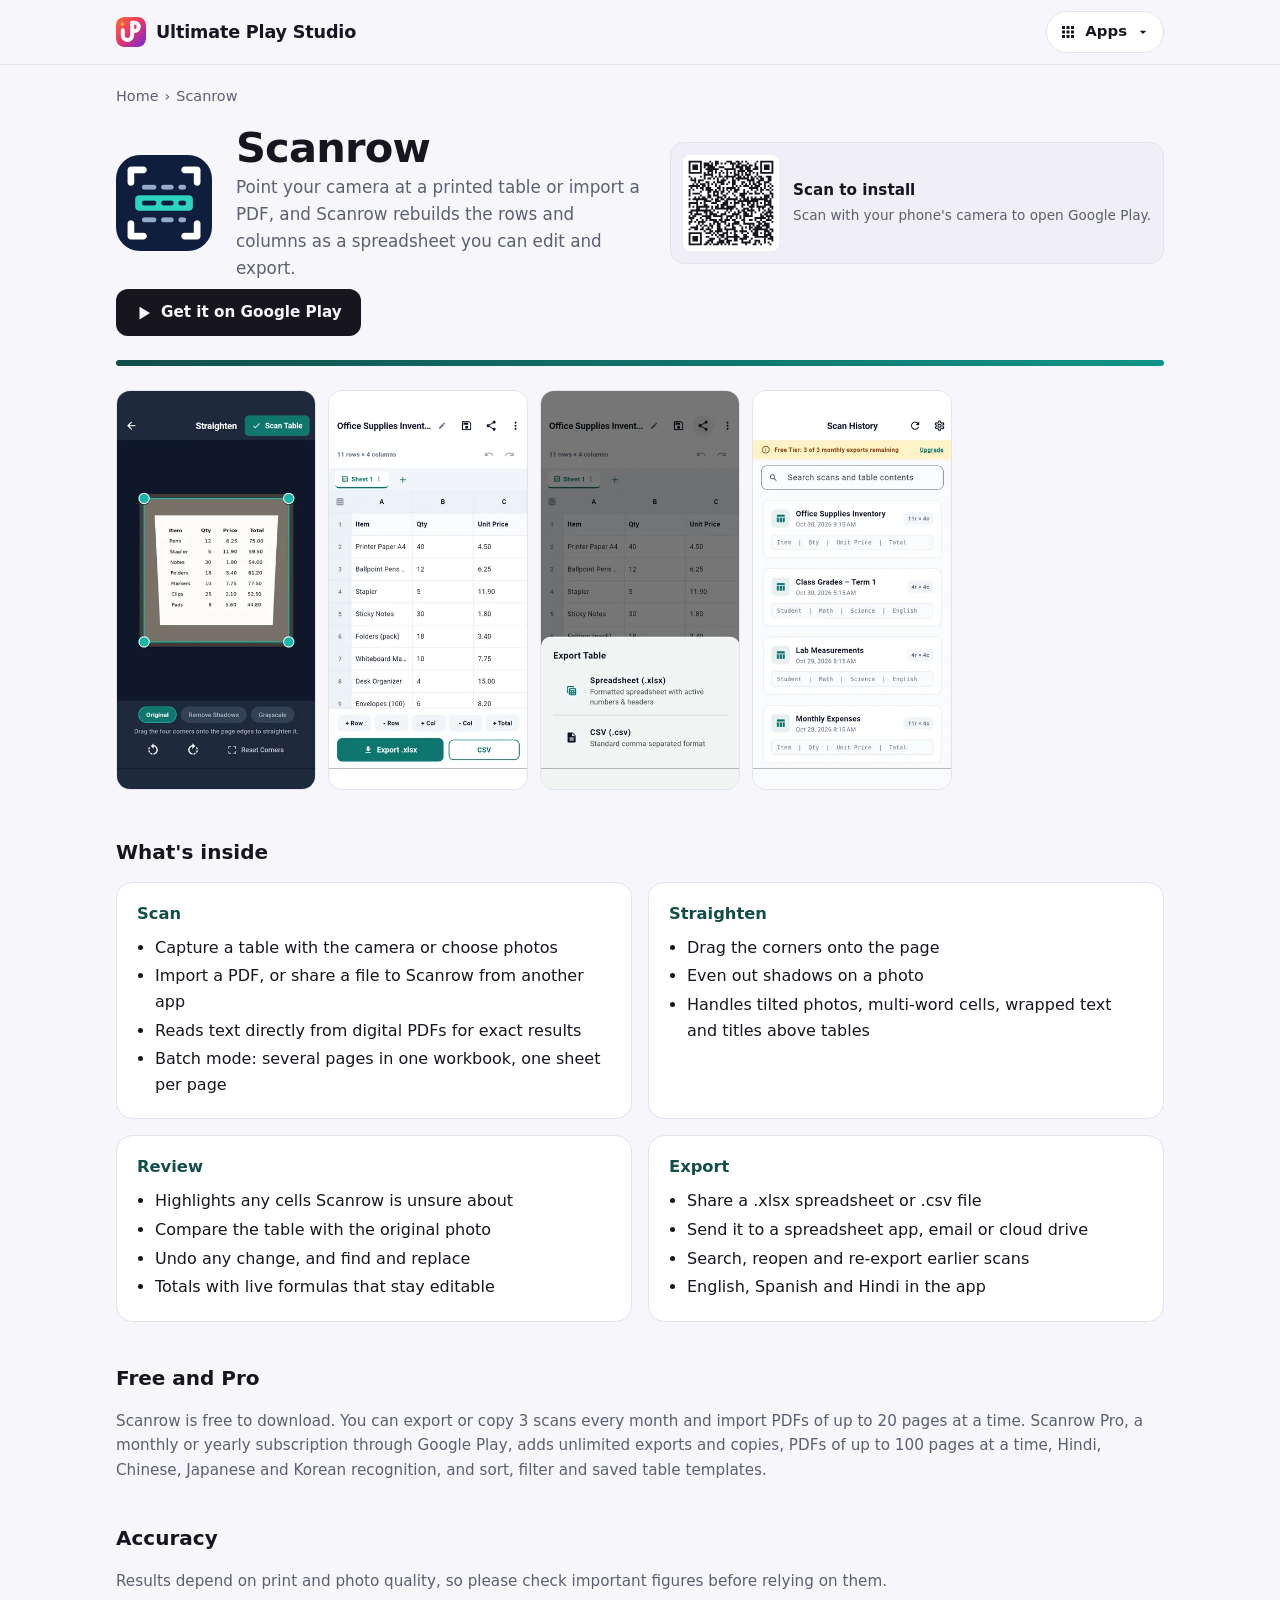
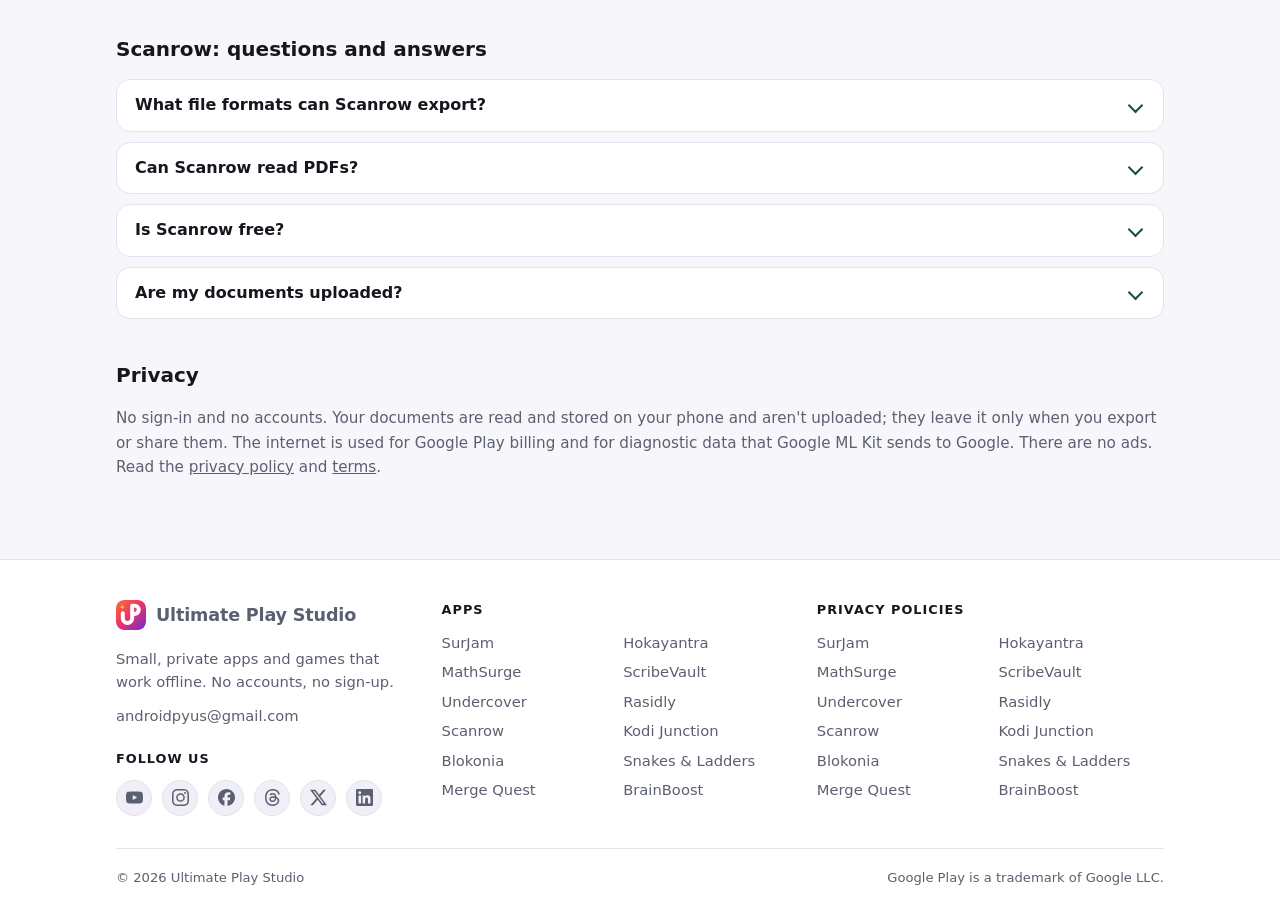
<file: scanrow/index.html>
<!doctype html>
<html lang="en">
<head>
  <meta charset="utf-8">
  <meta name="viewport" content="width=device-width, initial-scale=1">
  <title>Scanrow – Scan Tables &amp; PDFs to Excel Spreadsheets (XLSX, CSV)</title>
  <meta name="description" content="Turn printed tables, price lists and PDF pages into editable spreadsheets with on-device text recognition, then export to .xlsx or .csv. No account, no ads.">
  <link rel="icon" type="image/png" href="../assets/scanrow-icon.png">
  <!-- seo -->
  <link rel="canonical" href="https://ultimateplaystudio.com/scanrow/">
  <meta name="theme-color" content="#f7f6fb" media="(prefers-color-scheme: light)">
  <meta name="theme-color" content="#0f0e17" media="(prefers-color-scheme: dark)">
  <link rel="apple-touch-icon" href="../assets/apple-touch-icon.png">
  <meta property="og:type" content="website">
  <meta property="og:site_name" content="Ultimate Play Studio">
  <meta property="og:locale" content="en_US">
  <meta property="og:title" content="Scanrow – Scan Tables &amp; PDFs to Excel Spreadsheets (XLSX, CSV)">
  <meta property="og:description" content="Turn printed tables, price lists and PDF pages into editable spreadsheets with on-device text recognition, then export to .xlsx or .csv. No account, no ads.">
  <meta property="og:url" content="https://ultimateplaystudio.com/scanrow/">
  <meta property="og:image" content="https://ultimateplaystudio.com/assets/og/scanrow.png">
  <meta property="og:image:width" content="1200">
  <meta property="og:image:height" content="630">
  <meta name="twitter:card" content="summary_large_image">
  <script type="application/ld+json">
{
  "@context": "https://schema.org",
  "@graph": [
    {
      "@type": "Organization",
      "@id": "https://ultimateplaystudio.com/#organization",
      "name": "Ultimate Play Studio",
      "url": "https://ultimateplaystudio.com/",
      "logo": "https://ultimateplaystudio.com/assets/logo-512.png",
      "email": "androidpyus@gmail.com",
      "sameAs": [
        "https://www.youtube.com/@ultimateplaystudio",
        "https://www.instagram.com/ultimateplaystudio/",
        "https://www.facebook.com/ultimateplaystudio",
        "https://www.threads.net/@ultimateplaystudio",
        "https://x.com/UltPlayStudio",
        "https://www.linkedin.com/company/ultimateplaystudio"
      ]
    },
    {
      "@type": "MobileApplication",
      "@id": "https://ultimateplaystudio.com/scanrow/#app",
      "name": "Scanrow",
      "url": "https://ultimateplaystudio.com/scanrow/",
      "description": "Turn printed tables, price lists and PDF pages into editable spreadsheets with on-device text recognition, then export to .xlsx or .csv. No account, no ads.",
      "operatingSystem": "Android",
      "applicationCategory": "BusinessApplication",
      "genre": "Productivity",
      "image": "https://ultimateplaystudio.com/assets/scanrow-icon.png",
      "screenshot": [
        "https://ultimateplaystudio.com/assets/scanrow-1.webp",
        "https://ultimateplaystudio.com/assets/scanrow-2.webp",
        "https://ultimateplaystudio.com/assets/scanrow-3.webp",
        "https://ultimateplaystudio.com/assets/scanrow-4.webp"
      ],
      "installUrl": "https://play.google.com/store/apps/details?id=com.scanrow.app",
      "sameAs": [
        "https://play.google.com/store/apps/details?id=com.scanrow.app"
      ],
      "offers": {
        "@type": "Offer",
        "price": "0",
        "priceCurrency": "USD"
      },
      "publisher": {
        "@id": "https://ultimateplaystudio.com/#organization"
      },
      "author": {
        "@id": "https://ultimateplaystudio.com/#organization"
      }
    },
    {
      "@type": "BreadcrumbList",
      "itemListElement": [
        {
          "@type": "ListItem",
          "position": 1,
          "name": "Home",
          "item": "https://ultimateplaystudio.com/"
        },
        {
          "@type": "ListItem",
          "position": 2,
          "name": "Scanrow",
          "item": "https://ultimateplaystudio.com/scanrow/"
        }
      ]
    },
    {
      "@type": "FAQPage",
      "mainEntity": [
        {
          "@type": "Question",
          "name": "What file formats can Scanrow export?",
          "acceptedAnswer": {
            "@type": "Answer",
            "text": "Scanrow exports a .xlsx spreadsheet or a .csv file, which you can send to a spreadsheet app, email or cloud drive."
          }
        },
        {
          "@type": "Question",
          "name": "Can Scanrow read PDFs?",
          "acceptedAnswer": {
            "@type": "Answer",
            "text": "Yes. Import a PDF or share one to Scanrow. It reads text directly from digital PDFs for exact results, and batch mode puts several pages in one workbook."
          }
        },
        {
          "@type": "Question",
          "name": "Is Scanrow free?",
          "acceptedAnswer": {
            "@type": "Answer",
            "text": "Scanrow is free to download. You can export or copy 3 scans every month and import PDFs of up to 20 pages at a time. Scanrow Pro, a monthly or yearly subscription, adds unlimited exports, larger PDFs and more recognition languages."
          }
        },
        {
          "@type": "Question",
          "name": "Are my documents uploaded?",
          "acceptedAnswer": {
            "@type": "Answer",
            "text": "No. Your documents are read and stored on your phone and leave it only when you export or share them. There are no ads and no accounts."
          }
        }
      ]
    }
  ]
}
  </script>
  <!-- /seo -->
  <link rel="stylesheet" href="../assets/style.css">
</head>
<body class="scanrow">
  <a class="skip-link" href="#main">Skip to content</a>
  <header class="site-header">
    <div class="wrap">
      <a class="brand" href="../"><img class="brand-mark" src="../assets/logo.svg" alt="" width="30" height="30">Ultimate Play Studio</a>
      <details class="apps-menu">
        <summary><svg viewBox="0 0 24 24" width="18" height="18" aria-hidden="true"><path fill="currentColor" d="M4 4h4v4H4zm6 0h4v4h-4zm6 0h4v4h-4zM4 10h4v4H4zm6 0h4v4h-4zm6 0h4v4h-4zM4 16h4v4H4zm6 0h4v4h-4zm6 0h4v4h-4z"/></svg><span>Apps</span><svg class="apps-chevron" viewBox="0 0 24 24" width="16" height="16" aria-hidden="true"><path fill="currentColor" d="M7 10l5 5 5-5z"/></svg></summary>
        <nav class="apps-panel" aria-label="Apps">
          <a href="../surjam/"><img src="../assets/surjam-icon.png" alt="" width="32" height="32" loading="lazy"><span>SurJam</span></a>
          <a href="../hokayantra/"><img src="../assets/hokayantra-icon.png" alt="" width="32" height="32" loading="lazy"><span>Hokayantra</span></a>
          <a href="../mathsurge/"><img src="../assets/mathsurge-icon.png" alt="" width="32" height="32" loading="lazy"><span>MathSurge</span></a>
          <a href="../scribevault/"><img src="../assets/scribevault-icon.png" alt="" width="32" height="32" loading="lazy"><span>ScribeVault</span></a>
          <a href="../undercover/"><img src="../assets/undercover-icon.png" alt="" width="32" height="32" loading="lazy"><span>Undercover</span></a>
          <a href="../rasidly/"><img src="../assets/rasidly-icon.png" alt="" width="32" height="32" loading="lazy"><span>Rasidly</span></a>
          <a href="./" aria-current="page"><img src="../assets/scanrow-icon.png" alt="" width="32" height="32" loading="lazy"><span>Scanrow</span></a>
          <a href="../kodijunction/"><img src="../assets/kodijunction-icon.png" alt="" width="32" height="32" loading="lazy"><span>Kodi Junction</span></a>
          <a href="../blokonia/"><img src="../assets/blokonia-icon.png" alt="" width="32" height="32" loading="lazy"><span>Blokonia</span></a>
          <a href="../snakesladders/"><img src="../assets/snakesladders-icon.png" alt="" width="32" height="32" loading="lazy"><span>Snakes &amp; Ladders</span></a>
          <a href="../mergequest/"><img src="../assets/mergequest-icon.png" alt="" width="32" height="32" loading="lazy"><span>Merge Quest</span></a>
          <a href="../brainboost/"><img src="../assets/brainboost-icon.png" alt="" width="32" height="32" loading="lazy"><span>BrainBoost</span></a>
        </nav>
      </details>
      <script src="../assets/site.js" defer></script>
    </div>
  </header>

  <main id="main" class="wrap">
    <!-- seo:breadcrumb -->
    <nav class="breadcrumb" aria-label="Breadcrumb">
      <ol><li><a href="../">Home</a></li><li><span aria-current="page">Scanrow</span></li></ol>
    </nav>
    <!-- /seo:breadcrumb -->
    <section class="app-hero">
      <img src="../assets/scanrow-icon.png" alt="Scanrow app icon" width="96" height="96">
      <div class="app-hero-text">
        <h1>Scanrow</h1>
        <p class="tagline">Point your camera at a printed table or import a PDF, and Scanrow rebuilds the rows and columns as a spreadsheet you can edit and export.</p>
      </div>
      <div class="qr">
        <img src="../assets/qr-scanrow.svg" alt="QR code that opens Scanrow on Google Play" width="96" height="96" loading="lazy" decoding="async">
        <div><strong>Scan to install</strong><span>Scan with your phone's camera to open Google Play.</span></div>
      </div>
    </section>
    <div class="card-actions">
      <a class="btn btn-play" href="https://play.google.com/store/apps/details?id=com.scanrow.app">
        <svg viewBox="0 0 24 24" aria-hidden="true"><path fill="currentColor" d="M6 3.5v17l14-8.5z"/></svg>
        Get it on Google Play
      </a>
    </div>
    <div class="accent-bar" role="presentation"></div>

    <section class="page-shots" aria-label="Screenshots">
      <div class="shots">
        <img src="../assets/scanrow-1.webp" alt="Straighten screen with corner handles on a photographed price table" width="360" height="720">
        <img src="../assets/scanrow-2.webp" alt="Editable table recognized from a scan, with an Export .xlsx button" width="360" height="720" loading="lazy" decoding="async">
        <img src="../assets/scanrow-3.webp" alt="Export sheet offering a spreadsheet or CSV file" width="360" height="720" loading="lazy" decoding="async">
        <img src="../assets/scanrow-4.webp" alt="Scan history with searchable saved tables" width="360" height="720" loading="lazy" decoding="async">
      </div>
    </section>

    <section class="section">
      <h2>What's inside</h2>
      <div class="grid-2">
        <div class="box">
          <h3>Scan</h3>
          <ul>
            <li>Capture a table with the camera or choose photos</li>
            <li>Import a PDF, or share a file to Scanrow from another app</li>
            <li>Reads text directly from digital PDFs for exact results</li>
            <li>Batch mode: several pages in one workbook, one sheet per page</li>
          </ul>
        </div>
        <div class="box">
          <h3>Straighten</h3>
          <ul>
            <li>Drag the corners onto the page</li>
            <li>Even out shadows on a photo</li>
            <li>Handles tilted photos, multi-word cells, wrapped text and titles above tables</li>
          </ul>
        </div>
        <div class="box">
          <h3>Review</h3>
          <ul>
            <li>Highlights any cells Scanrow is unsure about</li>
            <li>Compare the table with the original photo</li>
            <li>Undo any change, and find and replace</li>
            <li>Totals with live formulas that stay editable</li>
          </ul>
        </div>
        <div class="box">
          <h3>Export</h3>
          <ul>
            <li>Share a .xlsx spreadsheet or .csv file</li>
            <li>Send it to a spreadsheet app, email or cloud drive</li>
            <li>Search, reopen and re-export earlier scans</li>
            <li>English, Spanish and Hindi in the app</li>
          </ul>
        </div>
      </div>
    </section>

    <section class="section">
      <h2>Free and Pro</h2>
      <p class="note">Scanrow is free to download. You can export or copy 3 scans every month and import PDFs of up to 20 pages at a time. Scanrow Pro, a monthly or yearly subscription through Google Play, adds unlimited exports and copies, PDFs of up to 100 pages at a time, Hindi, Chinese, Japanese and Korean recognition, and sort, filter and saved table templates.</p>
    </section>

    <section class="section">
      <h2>Accuracy</h2>
      <p class="note">Results depend on print and photo quality, so please check important figures before relying on them.</p>
    </section>

    <!-- seo:faq -->
    <section class="section" aria-labelledby="faq-title">
      <h2 id="faq-title">Scanrow: questions and answers</h2>
      <div class="faq">
        <details>
          <summary>What file formats can Scanrow export?</summary>
          <p>Scanrow exports a .xlsx spreadsheet or a .csv file, which you can send to a spreadsheet app, email or cloud drive.</p>
        </details>
        <details>
          <summary>Can Scanrow read PDFs?</summary>
          <p>Yes. Import a PDF or share one to Scanrow. It reads text directly from digital PDFs for exact results, and batch mode puts several pages in one workbook.</p>
        </details>
        <details>
          <summary>Is Scanrow free?</summary>
          <p>Scanrow is free to download. You can export or copy 3 scans every month and import PDFs of up to 20 pages at a time. Scanrow Pro, a monthly or yearly subscription, adds unlimited exports, larger PDFs and more recognition languages.</p>
        </details>
        <details>
          <summary>Are my documents uploaded?</summary>
          <p>No. Your documents are read and stored on your phone and leave it only when you export or share them. There are no ads and no accounts.</p>
        </details>
      </div>
    </section>
    <!-- /seo:faq -->
    <section class="section">
      <h2>Privacy</h2>
      <p class="note">No sign-in and no accounts. Your documents are read and stored on your phone and aren't uploaded; they leave it only when you export or share them. The internet is used for Google Play billing and for diagnostic data that Google ML Kit sends to Google. There are no ads. Read the <a href="https://ultimateplaystudio.com/scanrow-site/privacy/">privacy policy</a> and <a href="https://ultimateplaystudio.com/scanrow-site/terms/">terms</a>.</p>
    </section>
  </main>

  <footer class="site-footer">
    <div class="wrap">
      <div class="footer-grid">
        <div class="footer-about">
          <a class="brand" href="../"><img class="brand-mark" src="../assets/logo.svg" alt="" width="30" height="30">Ultimate Play Studio</a>
          <p>Small, private apps and games that work offline. No accounts, no sign-up.</p>
          <p><a href="mailto:androidpyus@gmail.com">androidpyus@gmail.com</a></p>
          <p class="social-label">Follow us</p>
          <ul class="social" aria-label="Ultimate Play Studio on social media">
            <li><a href="https://www.youtube.com/@ultimateplaystudio" rel="me noopener" aria-label="YouTube" title="YouTube"><svg viewBox="0 0 24 24" width="20" height="20" aria-hidden="true"><path fill="currentColor" d="M23.498 6.186a3.016 3.016 0 0 0-2.122-2.136C19.505 3.545 12 3.545 12 3.545s-7.505 0-9.377.505A3.017 3.017 0 0 0 .502 6.186C0 8.07 0 12 0 12s0 3.93.502 5.814a3.016 3.016 0 0 0 2.122 2.136c1.871.505 9.376.505 9.376.505s7.505 0 9.377-.505a3.015 3.015 0 0 0 2.122-2.136C24 15.93 24 12 24 12s0-3.93-.502-5.814zM9.545 15.568V8.432L15.818 12l-6.273 3.568z"/></svg></a></li>
            <li><a href="https://www.instagram.com/ultimateplaystudio/" rel="me noopener" aria-label="Instagram" title="Instagram"><svg viewBox="0 0 24 24" width="20" height="20" aria-hidden="true"><path fill="currentColor" d="M7.0301.084c-1.2768.0602-2.1487.264-2.911.5634-.7888.3075-1.4575.72-2.1228 1.3877-.6652.6677-1.075 1.3368-1.3802 2.127-.2954.7638-.4956 1.6365-.552 2.914-.0564 1.2775-.0689 1.6882-.0626 4.947.0062 3.2586.0206 3.6671.0825 4.9473.061 1.2765.264 2.1482.5635 2.9107.308.7889.72 1.4573 1.388 2.1228.6679.6655 1.3365 1.0743 2.1285 1.38.7632.295 1.6361.4961 2.9134.552 1.2773.056 1.6884.069 4.9462.0627 3.2578-.0062 3.668-.0207 4.9478-.0814 1.28-.0607 2.147-.2652 2.9098-.5633.7889-.3086 1.4578-.72 2.1228-1.3881.665-.6682 1.0745-1.3378 1.3795-2.1284.2957-.7632.4966-1.636.552-2.9124.056-1.2809.0692-1.6898.063-4.948-.0063-3.2583-.021-3.6668-.0817-4.9465-.0607-1.2797-.264-2.1487-.5633-2.9117-.3084-.7889-.72-1.4568-1.3876-2.1228C21.2982 1.33 20.628.9208 19.8378.6165 19.074.321 18.2017.1197 16.9244.0645 15.6471.0093 15.236-.005 11.977.0014 8.718.0076 8.31.0215 7.0301.0839m.1402 21.6932c-1.17-.0509-1.8053-.2453-2.2287-.408-.5606-.216-.96-.4771-1.3819-.895-.422-.4178-.6811-.8186-.9-1.378-.1644-.4234-.3624-1.058-.4171-2.228-.0595-1.2645-.072-1.6442-.079-4.848-.007-3.2037.0053-3.583.0607-4.848.05-1.169.2456-1.805.408-2.2282.216-.5613.4762-.96.895-1.3816.4188-.4217.8184-.6814 1.3783-.9003.423-.1651 1.0575-.3614 2.227-.4171 1.2655-.06 1.6447-.072 4.848-.079 3.2033-.007 3.5835.005 4.8495.0608 1.169.0508 1.8053.2445 2.228.408.5608.216.96.4754 1.3816.895.4217.4194.6816.8176.9005 1.3787.1653.4217.3617 1.056.4169 2.2263.0602 1.2655.0739 1.645.0796 4.848.0058 3.203-.0055 3.5834-.061 4.848-.051 1.17-.245 1.8055-.408 2.2294-.216.5604-.4763.96-.8954 1.3814-.419.4215-.8181.6811-1.3783.9-.4224.1649-1.0577.3617-2.2262.4174-1.2656.0595-1.6448.072-4.8493.079-3.2045.007-3.5825-.006-4.848-.0608M16.953 5.5864A1.44 1.44 0 1 0 18.39 4.144a1.44 1.44 0 0 0-1.437 1.4424M5.8385 12.012c.0067 3.4032 2.7706 6.1557 6.173 6.1493 3.4026-.0065 6.157-2.7701 6.1506-6.1733-.0065-3.4032-2.771-6.1565-6.174-6.1498-3.403.0067-6.156 2.771-6.1496 6.1738M8 12.0077a4 4 0 1 1 4.008 3.9921A3.9996 3.9996 0 0 1 8 12.0077"/></svg></a></li>
            <li><a href="https://www.facebook.com/ultimateplaystudio" rel="me noopener" aria-label="Facebook" title="Facebook"><svg viewBox="0 0 24 24" width="20" height="20" aria-hidden="true"><path fill="currentColor" d="M9.101 23.691v-7.98H6.627v-3.667h2.474v-1.58c0-4.085 1.848-5.978 5.858-5.978.401 0 .955.042 1.468.103a8.68 8.68 0 0 1 1.141.195v3.325a8.623 8.623 0 0 0-.653-.036 26.805 26.805 0 0 0-.733-.009c-.707 0-1.259.096-1.675.309a1.686 1.686 0 0 0-.679.622c-.258.42-.374.995-.374 1.752v1.297h3.919l-.386 2.103-.287 1.564h-3.246v8.245C19.396 23.238 24 18.179 24 12.044c0-6.627-5.373-12-12-12s-12 5.373-12 12c0 5.628 3.874 10.35 9.101 11.647Z"/></svg></a></li>
            <li><a href="https://www.threads.net/@ultimateplaystudio" rel="me noopener" aria-label="Threads" title="Threads"><svg viewBox="0 0 24 24" width="20" height="20" aria-hidden="true"><path fill="currentColor" d="M12.186 24h-.007c-3.581-.024-6.334-1.205-8.184-3.509C2.35 18.44 1.5 15.586 1.472 12.01v-.017c.03-3.579.879-6.43 2.525-8.482C5.845 1.205 8.6.024 12.18 0h.014c2.746.02 5.043.725 6.826 2.098 1.677 1.29 2.858 3.13 3.509 5.467l-2.04.569c-1.104-3.96-3.898-5.984-8.304-6.015-2.91.022-5.11.936-6.54 2.717C4.307 6.504 3.616 8.914 3.589 12c.027 3.086.718 5.496 2.057 7.164 1.43 1.783 3.631 2.698 6.54 2.717 2.623-.02 4.358-.631 5.8-2.045 1.647-1.613 1.618-3.593 1.09-4.798-.31-.71-.873-1.3-1.634-1.75-.192 1.352-.622 2.446-1.284 3.272-.886 1.102-2.14 1.704-3.73 1.79-1.202.065-2.361-.218-3.259-.801-1.063-.689-1.685-1.74-1.752-2.964-.065-1.19.408-2.285 1.33-3.082.88-.76 2.119-1.207 3.583-1.291a13.853 13.853 0 0 1 3.02.142c-.126-.742-.375-1.332-.75-1.757-.513-.586-1.308-.883-2.359-.89h-.029c-.844 0-1.992.232-2.721 1.32L7.734 7.847c.98-1.454 2.568-2.256 4.478-2.256h.044c3.194.02 5.097 1.975 5.287 5.388.108.046.216.094.321.142 1.49.7 2.58 1.761 3.154 3.07.797 1.82.871 4.79-1.548 7.158-1.85 1.81-4.094 2.628-7.277 2.65Zm1.003-11.69c-.242 0-.487.007-.739.021-1.836.103-2.98.946-2.916 2.143.067 1.256 1.452 1.839 2.784 1.767 1.224-.065 2.818-.543 3.086-3.71a10.5 10.5 0 0 0-2.215-.221z"/></svg></a></li>
            <li><a href="https://x.com/UltPlayStudio" rel="me noopener" aria-label="X" title="X"><svg viewBox="0 0 24 24" width="20" height="20" aria-hidden="true"><path fill="currentColor" d="M18.901 1.153h3.68l-8.04 9.19L24 22.846h-7.406l-5.8-7.584-6.638 7.584H.474l8.6-9.83L0 1.154h7.594l5.243 6.932ZM17.61 20.644h2.039L6.486 3.24H4.298Z"/></svg></a></li>
            <li><a href="https://www.linkedin.com/company/ultimateplaystudio" rel="me noopener" aria-label="LinkedIn" title="LinkedIn"><svg viewBox="0 0 24 24" width="20" height="20" aria-hidden="true"><path fill="currentColor" d="M20.447 20.452h-3.554v-5.569c0-1.328-.027-3.037-1.852-3.037-1.853 0-2.136 1.445-2.136 2.939v5.667H9.351V9h3.414v1.561h.046c.477-.9 1.637-1.85 3.37-1.85 3.601 0 4.267 2.37 4.267 5.455v6.286zM5.337 7.433c-1.144 0-2.063-.926-2.063-2.065 0-1.138.92-2.063 2.063-2.063 1.14 0 2.064.925 2.064 2.063 0 1.139-.925 2.065-2.064 2.065zm1.782 13.019H3.555V9h3.564v11.452zM22.225 0H1.771C.792 0 0 .774 0 1.729v20.542C0 23.227.792 24 1.771 24h20.451C23.2 24 24 23.227 24 22.271V1.729C24 .774 23.2 0 22.222 0h.003z"/></svg></a></li>
          </ul>
        </div>
        <nav aria-label="Apps">
          <h2>Apps</h2>
          <ul>
            <li><a href="../surjam/">SurJam</a></li>
            <li><a href="../hokayantra/">Hokayantra</a></li>
            <li><a href="../mathsurge/">MathSurge</a></li>
            <li><a href="../scribevault/">ScribeVault</a></li>
            <li><a href="../undercover/">Undercover</a></li>
            <li><a href="../rasidly/">Rasidly</a></li>
            <li><a href="./">Scanrow</a></li>
            <li><a href="../kodijunction/">Kodi Junction</a></li>
            <li><a href="../blokonia/">Blokonia</a></li>
            <li><a href="../snakesladders/">Snakes &amp; Ladders</a></li>
            <li><a href="../mergequest/">Merge Quest</a></li>
            <li><a href="../brainboost/">BrainBoost</a></li>
          </ul>
        </nav>
        <nav aria-label="Privacy policies">
          <h2>Privacy policies</h2>
          <ul>
            <li><a href="https://ultimateplaystudio.com/surjam-privacy/">SurJam</a></li>
            <li><a href="https://ultimateplaystudio.com/hokayantra-privacy/">Hokayantra</a></li>
            <li><a href="https://ultimateplaystudio.com/mathsurge-privacy/">MathSurge</a></li>
            <li><a href="https://ultimateplaystudio.com/scribevault-privacy/">ScribeVault</a></li>
            <li><a href="https://ultimateplaystudio.com/undercover-word-imposter-privacy/">Undercover</a></li>
            <li><a href="https://ultimateplaystudio.com/rasidly-privacy/">Rasidly</a></li>
            <li><a href="https://ultimateplaystudio.com/scanrow-site/privacy/">Scanrow</a></li>
            <li><a href="https://kodijunction.com/privacy.html">Kodi Junction</a></li>
            <li><a href="https://ultimateplaystudio.com/blokonia-site/privacy.html">Blokonia</a></li>
            <li><a href="https://ultimateplaystudio.com/snakes-ladders-privacy/">Snakes &amp; Ladders</a></li>
            <li><a href="https://ultimateplaystudio.com/mergequest-site/privacy.html">Merge Quest</a></li>
            <li><a href="https://ultimateplaystudio.com/brainboost-privacy/">BrainBoost</a></li>
          </ul>
        </nav>
      </div>
      <div class="footer-bottom">
        <span>© 2026 Ultimate Play Studio</span>
        <span>Google Play is a trademark of Google LLC.</span>
      </div>
    </div>
  </footer>
</body>
</html>
</file>
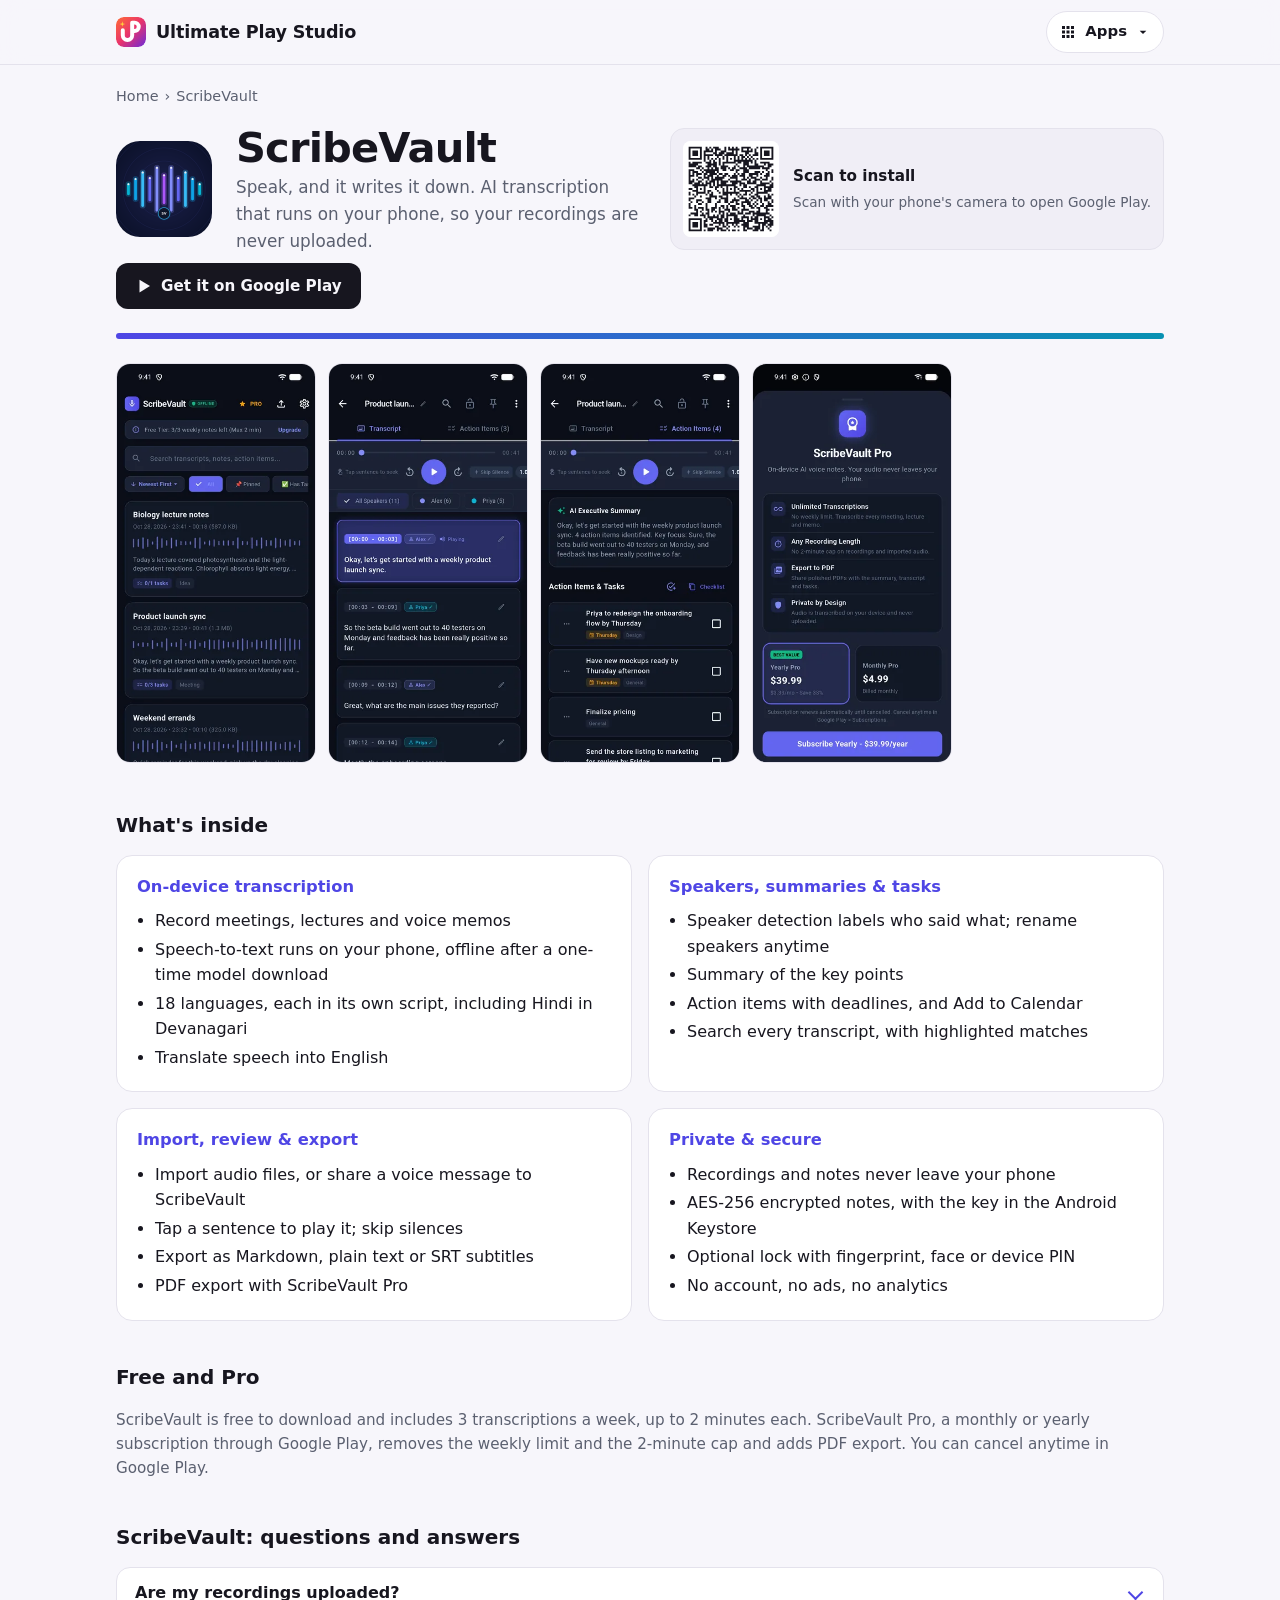
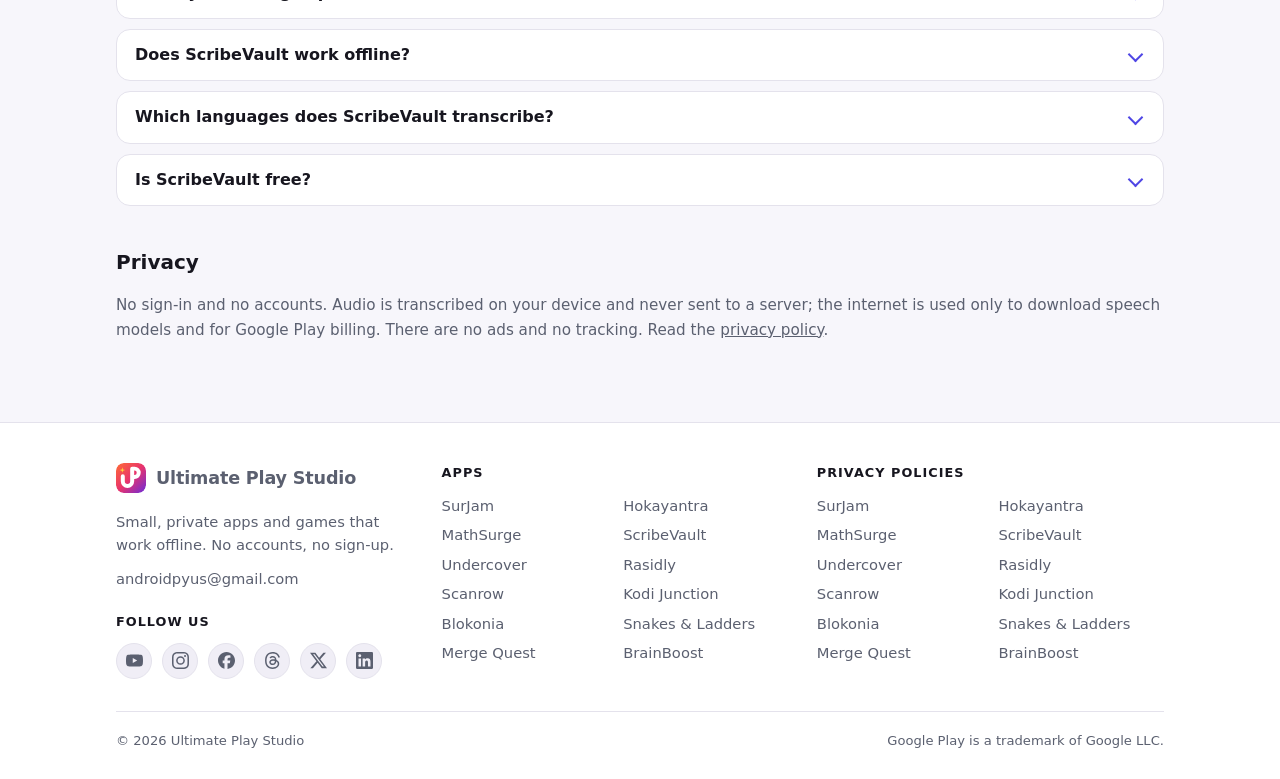
<file: scribevault/index.html>
<!doctype html>
<html lang="en">
<head>
  <meta charset="utf-8">
  <meta name="viewport" content="width=device-width, initial-scale=1">
  <title>ScribeVault – Private Voice to Text, Offline AI Transcription</title>
  <meta name="description" content="Record meetings, lectures and voice notes and transcribe them on your phone in 18 languages. Speaker labels, summaries, action items. Encrypted, no ads.">
  <link rel="icon" type="image/png" href="../assets/scribevault-icon.png">
  <!-- seo -->
  <link rel="canonical" href="https://ultimateplaystudio.com/scribevault/">
  <meta name="theme-color" content="#f7f6fb" media="(prefers-color-scheme: light)">
  <meta name="theme-color" content="#0f0e17" media="(prefers-color-scheme: dark)">
  <link rel="apple-touch-icon" href="../assets/apple-touch-icon.png">
  <meta property="og:type" content="website">
  <meta property="og:site_name" content="Ultimate Play Studio">
  <meta property="og:locale" content="en_US">
  <meta property="og:title" content="ScribeVault – Private Voice to Text, Offline AI Transcription">
  <meta property="og:description" content="Record meetings, lectures and voice notes and transcribe them on your phone in 18 languages. Speaker labels, summaries, action items. Encrypted, no ads.">
  <meta property="og:url" content="https://ultimateplaystudio.com/scribevault/">
  <meta property="og:image" content="https://ultimateplaystudio.com/assets/og/scribevault.png">
  <meta property="og:image:width" content="1200">
  <meta property="og:image:height" content="630">
  <meta name="twitter:card" content="summary_large_image">
  <script type="application/ld+json">
{
  "@context": "https://schema.org",
  "@graph": [
    {
      "@type": "Organization",
      "@id": "https://ultimateplaystudio.com/#organization",
      "name": "Ultimate Play Studio",
      "url": "https://ultimateplaystudio.com/",
      "logo": "https://ultimateplaystudio.com/assets/logo-512.png",
      "email": "androidpyus@gmail.com",
      "sameAs": [
        "https://www.youtube.com/@ultimateplaystudio",
        "https://www.instagram.com/ultimateplaystudio/",
        "https://www.facebook.com/ultimateplaystudio",
        "https://www.threads.net/@ultimateplaystudio",
        "https://x.com/UltPlayStudio",
        "https://www.linkedin.com/company/ultimateplaystudio"
      ]
    },
    {
      "@type": "MobileApplication",
      "@id": "https://ultimateplaystudio.com/scribevault/#app",
      "name": "ScribeVault",
      "url": "https://ultimateplaystudio.com/scribevault/",
      "description": "Record meetings, lectures and voice notes and transcribe them on your phone in 18 languages. Speaker labels, summaries, action items. Encrypted, no ads.",
      "operatingSystem": "Android",
      "applicationCategory": "BusinessApplication",
      "genre": "Productivity",
      "image": "https://ultimateplaystudio.com/assets/scribevault-icon.png",
      "screenshot": [
        "https://ultimateplaystudio.com/assets/scribevault-1.webp",
        "https://ultimateplaystudio.com/assets/scribevault-2.webp",
        "https://ultimateplaystudio.com/assets/scribevault-3.webp",
        "https://ultimateplaystudio.com/assets/scribevault-4.webp"
      ],
      "installUrl": "https://play.google.com/store/apps/details?id=com.scribevault.app",
      "sameAs": [
        "https://play.google.com/store/apps/details?id=com.scribevault.app"
      ],
      "offers": {
        "@type": "Offer",
        "price": "0",
        "priceCurrency": "USD"
      },
      "publisher": {
        "@id": "https://ultimateplaystudio.com/#organization"
      },
      "author": {
        "@id": "https://ultimateplaystudio.com/#organization"
      }
    },
    {
      "@type": "BreadcrumbList",
      "itemListElement": [
        {
          "@type": "ListItem",
          "position": 1,
          "name": "Home",
          "item": "https://ultimateplaystudio.com/"
        },
        {
          "@type": "ListItem",
          "position": 2,
          "name": "ScribeVault",
          "item": "https://ultimateplaystudio.com/scribevault/"
        }
      ]
    },
    {
      "@type": "FAQPage",
      "mainEntity": [
        {
          "@type": "Question",
          "name": "Are my recordings uploaded?",
          "acceptedAnswer": {
            "@type": "Answer",
            "text": "No. Audio is transcribed on your device and never sent to a server. The internet is used only to download speech models and for Google Play billing."
          }
        },
        {
          "@type": "Question",
          "name": "Does ScribeVault work offline?",
          "acceptedAnswer": {
            "@type": "Answer",
            "text": "Yes. Speech-to-text runs on your phone, offline after a one-time model download."
          }
        },
        {
          "@type": "Question",
          "name": "Which languages does ScribeVault transcribe?",
          "acceptedAnswer": {
            "@type": "Answer",
            "text": "ScribeVault transcribes 18 languages, each in its own script, including Hindi in Devanagari, and it can translate speech into English."
          }
        },
        {
          "@type": "Question",
          "name": "Is ScribeVault free?",
          "acceptedAnswer": {
            "@type": "Answer",
            "text": "ScribeVault is free to download and includes 3 transcriptions a week, up to 2 minutes each. ScribeVault Pro, a monthly or yearly subscription through Google Play, removes the weekly limit and the 2-minute cap and adds PDF export."
          }
        }
      ]
    }
  ]
}
  </script>
  <!-- /seo -->
  <link rel="stylesheet" href="../assets/style.css">
</head>
<body class="scribevault">
  <a class="skip-link" href="#main">Skip to content</a>
  <header class="site-header">
    <div class="wrap">
      <a class="brand" href="../"><img class="brand-mark" src="../assets/logo.svg" alt="" width="30" height="30">Ultimate Play Studio</a>
      <details class="apps-menu">
        <summary><svg viewBox="0 0 24 24" width="18" height="18" aria-hidden="true"><path fill="currentColor" d="M4 4h4v4H4zm6 0h4v4h-4zm6 0h4v4h-4zM4 10h4v4H4zm6 0h4v4h-4zm6 0h4v4h-4zM4 16h4v4H4zm6 0h4v4h-4zm6 0h4v4h-4z"/></svg><span>Apps</span><svg class="apps-chevron" viewBox="0 0 24 24" width="16" height="16" aria-hidden="true"><path fill="currentColor" d="M7 10l5 5 5-5z"/></svg></summary>
        <nav class="apps-panel" aria-label="Apps">
          <a href="../surjam/"><img src="../assets/surjam-icon.png" alt="" width="32" height="32" loading="lazy"><span>SurJam</span></a>
          <a href="../hokayantra/"><img src="../assets/hokayantra-icon.png" alt="" width="32" height="32" loading="lazy"><span>Hokayantra</span></a>
          <a href="../mathsurge/"><img src="../assets/mathsurge-icon.png" alt="" width="32" height="32" loading="lazy"><span>MathSurge</span></a>
          <a href="./" aria-current="page"><img src="../assets/scribevault-icon.png" alt="" width="32" height="32" loading="lazy"><span>ScribeVault</span></a>
          <a href="../undercover/"><img src="../assets/undercover-icon.png" alt="" width="32" height="32" loading="lazy"><span>Undercover</span></a>
          <a href="../rasidly/"><img src="../assets/rasidly-icon.png" alt="" width="32" height="32" loading="lazy"><span>Rasidly</span></a>
          <a href="../scanrow/"><img src="../assets/scanrow-icon.png" alt="" width="32" height="32" loading="lazy"><span>Scanrow</span></a>
          <a href="../kodijunction/"><img src="../assets/kodijunction-icon.png" alt="" width="32" height="32" loading="lazy"><span>Kodi Junction</span></a>
          <a href="../blokonia/"><img src="../assets/blokonia-icon.png" alt="" width="32" height="32" loading="lazy"><span>Blokonia</span></a>
          <a href="../snakesladders/"><img src="../assets/snakesladders-icon.png" alt="" width="32" height="32" loading="lazy"><span>Snakes &amp; Ladders</span></a>
          <a href="../mergequest/"><img src="../assets/mergequest-icon.png" alt="" width="32" height="32" loading="lazy"><span>Merge Quest</span></a>
          <a href="../brainboost/"><img src="../assets/brainboost-icon.png" alt="" width="32" height="32" loading="lazy"><span>BrainBoost</span></a>
        </nav>
      </details>
      <script src="../assets/site.js" defer></script>
    </div>
  </header>

  <main id="main" class="wrap">
    <!-- seo:breadcrumb -->
    <nav class="breadcrumb" aria-label="Breadcrumb">
      <ol><li><a href="../">Home</a></li><li><span aria-current="page">ScribeVault</span></li></ol>
    </nav>
    <!-- /seo:breadcrumb -->
    <section class="app-hero">
      <img src="../assets/scribevault-icon.png" alt="ScribeVault app icon" width="96" height="96">
      <div class="app-hero-text">
        <h1>ScribeVault</h1>
        <p class="tagline">Speak, and it writes it down. AI transcription that runs on your phone, so your recordings are never uploaded.</p>
      </div>
      <div class="qr">
        <img src="../assets/qr-scribevault.svg" alt="QR code that opens ScribeVault on Google Play" width="96" height="96" loading="lazy" decoding="async">
        <div><strong>Scan to install</strong><span>Scan with your phone's camera to open Google Play.</span></div>
      </div>
    </section>
    <div class="card-actions">
      <a class="btn btn-play" href="https://play.google.com/store/apps/details?id=com.scribevault.app">
        <svg viewBox="0 0 24 24" aria-hidden="true"><path fill="currentColor" d="M6 3.5v17l14-8.5z"/></svg>
        Get it on Google Play
      </a>
    </div>
    <div class="accent-bar" role="presentation"></div>

    <section class="page-shots" aria-label="Screenshots">
      <div class="shots">
        <img src="../assets/scribevault-1.webp" alt="ScribeVault home screen with voice notes" width="360" height="720">
        <img src="../assets/scribevault-2.webp" alt="Transcript with two speakers labelled" width="360" height="720" loading="lazy" decoding="async">
        <img src="../assets/scribevault-3.webp" alt="Summary and action items from a meeting" width="360" height="720" loading="lazy" decoding="async">
        <img src="../assets/scribevault-4.webp" alt="ScribeVault Pro plans" width="360" height="720" loading="lazy" decoding="async">
      </div>
    </section>

    <section class="section">
      <h2>What's inside</h2>
      <div class="grid-2">
        <div class="box">
          <h3>On-device transcription</h3>
          <ul>
            <li>Record meetings, lectures and voice memos</li>
            <li>Speech-to-text runs on your phone, offline after a one-time model download</li>
            <li>18 languages, each in its own script, including Hindi in Devanagari</li>
            <li>Translate speech into English</li>
          </ul>
        </div>
        <div class="box">
          <h3>Speakers, summaries &amp; tasks</h3>
          <ul>
            <li>Speaker detection labels who said what; rename speakers anytime</li>
            <li>Summary of the key points</li>
            <li>Action items with deadlines, and Add to Calendar</li>
            <li>Search every transcript, with highlighted matches</li>
          </ul>
        </div>
        <div class="box">
          <h3>Import, review &amp; export</h3>
          <ul>
            <li>Import audio files, or share a voice message to ScribeVault</li>
            <li>Tap a sentence to play it; skip silences</li>
            <li>Export as Markdown, plain text or SRT subtitles</li>
            <li>PDF export with ScribeVault Pro</li>
          </ul>
        </div>
        <div class="box">
          <h3>Private &amp; secure</h3>
          <ul>
            <li>Recordings and notes never leave your phone</li>
            <li>AES-256 encrypted notes, with the key in the Android Keystore</li>
            <li>Optional lock with fingerprint, face or device PIN</li>
            <li>No account, no ads, no analytics</li>
          </ul>
        </div>
      </div>
    </section>

    <section class="section">
      <h2>Free and Pro</h2>
      <p class="note">ScribeVault is free to download and includes 3 transcriptions a week, up to 2 minutes each. ScribeVault Pro, a monthly or yearly subscription through Google Play, removes the weekly limit and the 2-minute cap and adds PDF export. You can cancel anytime in Google Play.</p>
    </section>

    <!-- seo:faq -->
    <section class="section" aria-labelledby="faq-title">
      <h2 id="faq-title">ScribeVault: questions and answers</h2>
      <div class="faq">
        <details>
          <summary>Are my recordings uploaded?</summary>
          <p>No. Audio is transcribed on your device and never sent to a server. The internet is used only to download speech models and for Google Play billing.</p>
        </details>
        <details>
          <summary>Does ScribeVault work offline?</summary>
          <p>Yes. Speech-to-text runs on your phone, offline after a one-time model download.</p>
        </details>
        <details>
          <summary>Which languages does ScribeVault transcribe?</summary>
          <p>ScribeVault transcribes 18 languages, each in its own script, including Hindi in Devanagari, and it can translate speech into English.</p>
        </details>
        <details>
          <summary>Is ScribeVault free?</summary>
          <p>ScribeVault is free to download and includes 3 transcriptions a week, up to 2 minutes each. ScribeVault Pro, a monthly or yearly subscription through Google Play, removes the weekly limit and the 2-minute cap and adds PDF export.</p>
        </details>
      </div>
    </section>
    <!-- /seo:faq -->
    <section class="section">
      <h2>Privacy</h2>
      <p class="note">No sign-in and no accounts. Audio is transcribed on your device and never sent to a server; the internet is used only to download speech models and for Google Play billing. There are no ads and no tracking. Read the <a href="https://ultimateplaystudio.com/scribevault-privacy/">privacy policy</a>.</p>
    </section>
  </main>

  <footer class="site-footer">
    <div class="wrap">
      <div class="footer-grid">
        <div class="footer-about">
          <a class="brand" href="../"><img class="brand-mark" src="../assets/logo.svg" alt="" width="30" height="30">Ultimate Play Studio</a>
          <p>Small, private apps and games that work offline. No accounts, no sign-up.</p>
          <p><a href="mailto:androidpyus@gmail.com">androidpyus@gmail.com</a></p>
          <p class="social-label">Follow us</p>
          <ul class="social" aria-label="Ultimate Play Studio on social media">
            <li><a href="https://www.youtube.com/@ultimateplaystudio" rel="me noopener" aria-label="YouTube" title="YouTube"><svg viewBox="0 0 24 24" width="20" height="20" aria-hidden="true"><path fill="currentColor" d="M23.498 6.186a3.016 3.016 0 0 0-2.122-2.136C19.505 3.545 12 3.545 12 3.545s-7.505 0-9.377.505A3.017 3.017 0 0 0 .502 6.186C0 8.07 0 12 0 12s0 3.93.502 5.814a3.016 3.016 0 0 0 2.122 2.136c1.871.505 9.376.505 9.376.505s7.505 0 9.377-.505a3.015 3.015 0 0 0 2.122-2.136C24 15.93 24 12 24 12s0-3.93-.502-5.814zM9.545 15.568V8.432L15.818 12l-6.273 3.568z"/></svg></a></li>
            <li><a href="https://www.instagram.com/ultimateplaystudio/" rel="me noopener" aria-label="Instagram" title="Instagram"><svg viewBox="0 0 24 24" width="20" height="20" aria-hidden="true"><path fill="currentColor" d="M7.0301.084c-1.2768.0602-2.1487.264-2.911.5634-.7888.3075-1.4575.72-2.1228 1.3877-.6652.6677-1.075 1.3368-1.3802 2.127-.2954.7638-.4956 1.6365-.552 2.914-.0564 1.2775-.0689 1.6882-.0626 4.947.0062 3.2586.0206 3.6671.0825 4.9473.061 1.2765.264 2.1482.5635 2.9107.308.7889.72 1.4573 1.388 2.1228.6679.6655 1.3365 1.0743 2.1285 1.38.7632.295 1.6361.4961 2.9134.552 1.2773.056 1.6884.069 4.9462.0627 3.2578-.0062 3.668-.0207 4.9478-.0814 1.28-.0607 2.147-.2652 2.9098-.5633.7889-.3086 1.4578-.72 2.1228-1.3881.665-.6682 1.0745-1.3378 1.3795-2.1284.2957-.7632.4966-1.636.552-2.9124.056-1.2809.0692-1.6898.063-4.948-.0063-3.2583-.021-3.6668-.0817-4.9465-.0607-1.2797-.264-2.1487-.5633-2.9117-.3084-.7889-.72-1.4568-1.3876-2.1228C21.2982 1.33 20.628.9208 19.8378.6165 19.074.321 18.2017.1197 16.9244.0645 15.6471.0093 15.236-.005 11.977.0014 8.718.0076 8.31.0215 7.0301.0839m.1402 21.6932c-1.17-.0509-1.8053-.2453-2.2287-.408-.5606-.216-.96-.4771-1.3819-.895-.422-.4178-.6811-.8186-.9-1.378-.1644-.4234-.3624-1.058-.4171-2.228-.0595-1.2645-.072-1.6442-.079-4.848-.007-3.2037.0053-3.583.0607-4.848.05-1.169.2456-1.805.408-2.2282.216-.5613.4762-.96.895-1.3816.4188-.4217.8184-.6814 1.3783-.9003.423-.1651 1.0575-.3614 2.227-.4171 1.2655-.06 1.6447-.072 4.848-.079 3.2033-.007 3.5835.005 4.8495.0608 1.169.0508 1.8053.2445 2.228.408.5608.216.96.4754 1.3816.895.4217.4194.6816.8176.9005 1.3787.1653.4217.3617 1.056.4169 2.2263.0602 1.2655.0739 1.645.0796 4.848.0058 3.203-.0055 3.5834-.061 4.848-.051 1.17-.245 1.8055-.408 2.2294-.216.5604-.4763.96-.8954 1.3814-.419.4215-.8181.6811-1.3783.9-.4224.1649-1.0577.3617-2.2262.4174-1.2656.0595-1.6448.072-4.8493.079-3.2045.007-3.5825-.006-4.848-.0608M16.953 5.5864A1.44 1.44 0 1 0 18.39 4.144a1.44 1.44 0 0 0-1.437 1.4424M5.8385 12.012c.0067 3.4032 2.7706 6.1557 6.173 6.1493 3.4026-.0065 6.157-2.7701 6.1506-6.1733-.0065-3.4032-2.771-6.1565-6.174-6.1498-3.403.0067-6.156 2.771-6.1496 6.1738M8 12.0077a4 4 0 1 1 4.008 3.9921A3.9996 3.9996 0 0 1 8 12.0077"/></svg></a></li>
            <li><a href="https://www.facebook.com/ultimateplaystudio" rel="me noopener" aria-label="Facebook" title="Facebook"><svg viewBox="0 0 24 24" width="20" height="20" aria-hidden="true"><path fill="currentColor" d="M9.101 23.691v-7.98H6.627v-3.667h2.474v-1.58c0-4.085 1.848-5.978 5.858-5.978.401 0 .955.042 1.468.103a8.68 8.68 0 0 1 1.141.195v3.325a8.623 8.623 0 0 0-.653-.036 26.805 26.805 0 0 0-.733-.009c-.707 0-1.259.096-1.675.309a1.686 1.686 0 0 0-.679.622c-.258.42-.374.995-.374 1.752v1.297h3.919l-.386 2.103-.287 1.564h-3.246v8.245C19.396 23.238 24 18.179 24 12.044c0-6.627-5.373-12-12-12s-12 5.373-12 12c0 5.628 3.874 10.35 9.101 11.647Z"/></svg></a></li>
            <li><a href="https://www.threads.net/@ultimateplaystudio" rel="me noopener" aria-label="Threads" title="Threads"><svg viewBox="0 0 24 24" width="20" height="20" aria-hidden="true"><path fill="currentColor" d="M12.186 24h-.007c-3.581-.024-6.334-1.205-8.184-3.509C2.35 18.44 1.5 15.586 1.472 12.01v-.017c.03-3.579.879-6.43 2.525-8.482C5.845 1.205 8.6.024 12.18 0h.014c2.746.02 5.043.725 6.826 2.098 1.677 1.29 2.858 3.13 3.509 5.467l-2.04.569c-1.104-3.96-3.898-5.984-8.304-6.015-2.91.022-5.11.936-6.54 2.717C4.307 6.504 3.616 8.914 3.589 12c.027 3.086.718 5.496 2.057 7.164 1.43 1.783 3.631 2.698 6.54 2.717 2.623-.02 4.358-.631 5.8-2.045 1.647-1.613 1.618-3.593 1.09-4.798-.31-.71-.873-1.3-1.634-1.75-.192 1.352-.622 2.446-1.284 3.272-.886 1.102-2.14 1.704-3.73 1.79-1.202.065-2.361-.218-3.259-.801-1.063-.689-1.685-1.74-1.752-2.964-.065-1.19.408-2.285 1.33-3.082.88-.76 2.119-1.207 3.583-1.291a13.853 13.853 0 0 1 3.02.142c-.126-.742-.375-1.332-.75-1.757-.513-.586-1.308-.883-2.359-.89h-.029c-.844 0-1.992.232-2.721 1.32L7.734 7.847c.98-1.454 2.568-2.256 4.478-2.256h.044c3.194.02 5.097 1.975 5.287 5.388.108.046.216.094.321.142 1.49.7 2.58 1.761 3.154 3.07.797 1.82.871 4.79-1.548 7.158-1.85 1.81-4.094 2.628-7.277 2.65Zm1.003-11.69c-.242 0-.487.007-.739.021-1.836.103-2.98.946-2.916 2.143.067 1.256 1.452 1.839 2.784 1.767 1.224-.065 2.818-.543 3.086-3.71a10.5 10.5 0 0 0-2.215-.221z"/></svg></a></li>
            <li><a href="https://x.com/UltPlayStudio" rel="me noopener" aria-label="X" title="X"><svg viewBox="0 0 24 24" width="20" height="20" aria-hidden="true"><path fill="currentColor" d="M18.901 1.153h3.68l-8.04 9.19L24 22.846h-7.406l-5.8-7.584-6.638 7.584H.474l8.6-9.83L0 1.154h7.594l5.243 6.932ZM17.61 20.644h2.039L6.486 3.24H4.298Z"/></svg></a></li>
            <li><a href="https://www.linkedin.com/company/ultimateplaystudio" rel="me noopener" aria-label="LinkedIn" title="LinkedIn"><svg viewBox="0 0 24 24" width="20" height="20" aria-hidden="true"><path fill="currentColor" d="M20.447 20.452h-3.554v-5.569c0-1.328-.027-3.037-1.852-3.037-1.853 0-2.136 1.445-2.136 2.939v5.667H9.351V9h3.414v1.561h.046c.477-.9 1.637-1.85 3.37-1.85 3.601 0 4.267 2.37 4.267 5.455v6.286zM5.337 7.433c-1.144 0-2.063-.926-2.063-2.065 0-1.138.92-2.063 2.063-2.063 1.14 0 2.064.925 2.064 2.063 0 1.139-.925 2.065-2.064 2.065zm1.782 13.019H3.555V9h3.564v11.452zM22.225 0H1.771C.792 0 0 .774 0 1.729v20.542C0 23.227.792 24 1.771 24h20.451C23.2 24 24 23.227 24 22.271V1.729C24 .774 23.2 0 22.222 0h.003z"/></svg></a></li>
          </ul>
        </div>
        <nav aria-label="Apps">
          <h2>Apps</h2>
          <ul>
            <li><a href="../surjam/">SurJam</a></li>
            <li><a href="../hokayantra/">Hokayantra</a></li>
            <li><a href="../mathsurge/">MathSurge</a></li>
            <li><a href="./">ScribeVault</a></li>
            <li><a href="../undercover/">Undercover</a></li>
            <li><a href="../rasidly/">Rasidly</a></li>
            <li><a href="../scanrow/">Scanrow</a></li>
            <li><a href="../kodijunction/">Kodi Junction</a></li>
            <li><a href="../blokonia/">Blokonia</a></li>
            <li><a href="../snakesladders/">Snakes &amp; Ladders</a></li>
            <li><a href="../mergequest/">Merge Quest</a></li>
            <li><a href="../brainboost/">BrainBoost</a></li>
          </ul>
        </nav>
        <nav aria-label="Privacy policies">
          <h2>Privacy policies</h2>
          <ul>
            <li><a href="https://ultimateplaystudio.com/surjam-privacy/">SurJam</a></li>
            <li><a href="https://ultimateplaystudio.com/hokayantra-privacy/">Hokayantra</a></li>
            <li><a href="https://ultimateplaystudio.com/mathsurge-privacy/">MathSurge</a></li>
            <li><a href="https://ultimateplaystudio.com/scribevault-privacy/">ScribeVault</a></li>
            <li><a href="https://ultimateplaystudio.com/undercover-word-imposter-privacy/">Undercover</a></li>
            <li><a href="https://ultimateplaystudio.com/rasidly-privacy/">Rasidly</a></li>
            <li><a href="https://ultimateplaystudio.com/scanrow-site/privacy/">Scanrow</a></li>
            <li><a href="https://kodijunction.com/privacy.html">Kodi Junction</a></li>
            <li><a href="https://ultimateplaystudio.com/blokonia-site/privacy.html">Blokonia</a></li>
            <li><a href="https://ultimateplaystudio.com/snakes-ladders-privacy/">Snakes &amp; Ladders</a></li>
            <li><a href="https://ultimateplaystudio.com/mergequest-site/privacy.html">Merge Quest</a></li>
            <li><a href="https://ultimateplaystudio.com/brainboost-privacy/">BrainBoost</a></li>
          </ul>
        </nav>
      </div>
      <div class="footer-bottom">
        <span>© 2026 Ultimate Play Studio</span>
        <span>Google Play is a trademark of Google LLC.</span>
      </div>
    </div>
  </footer>
</body>
</html>
</file>
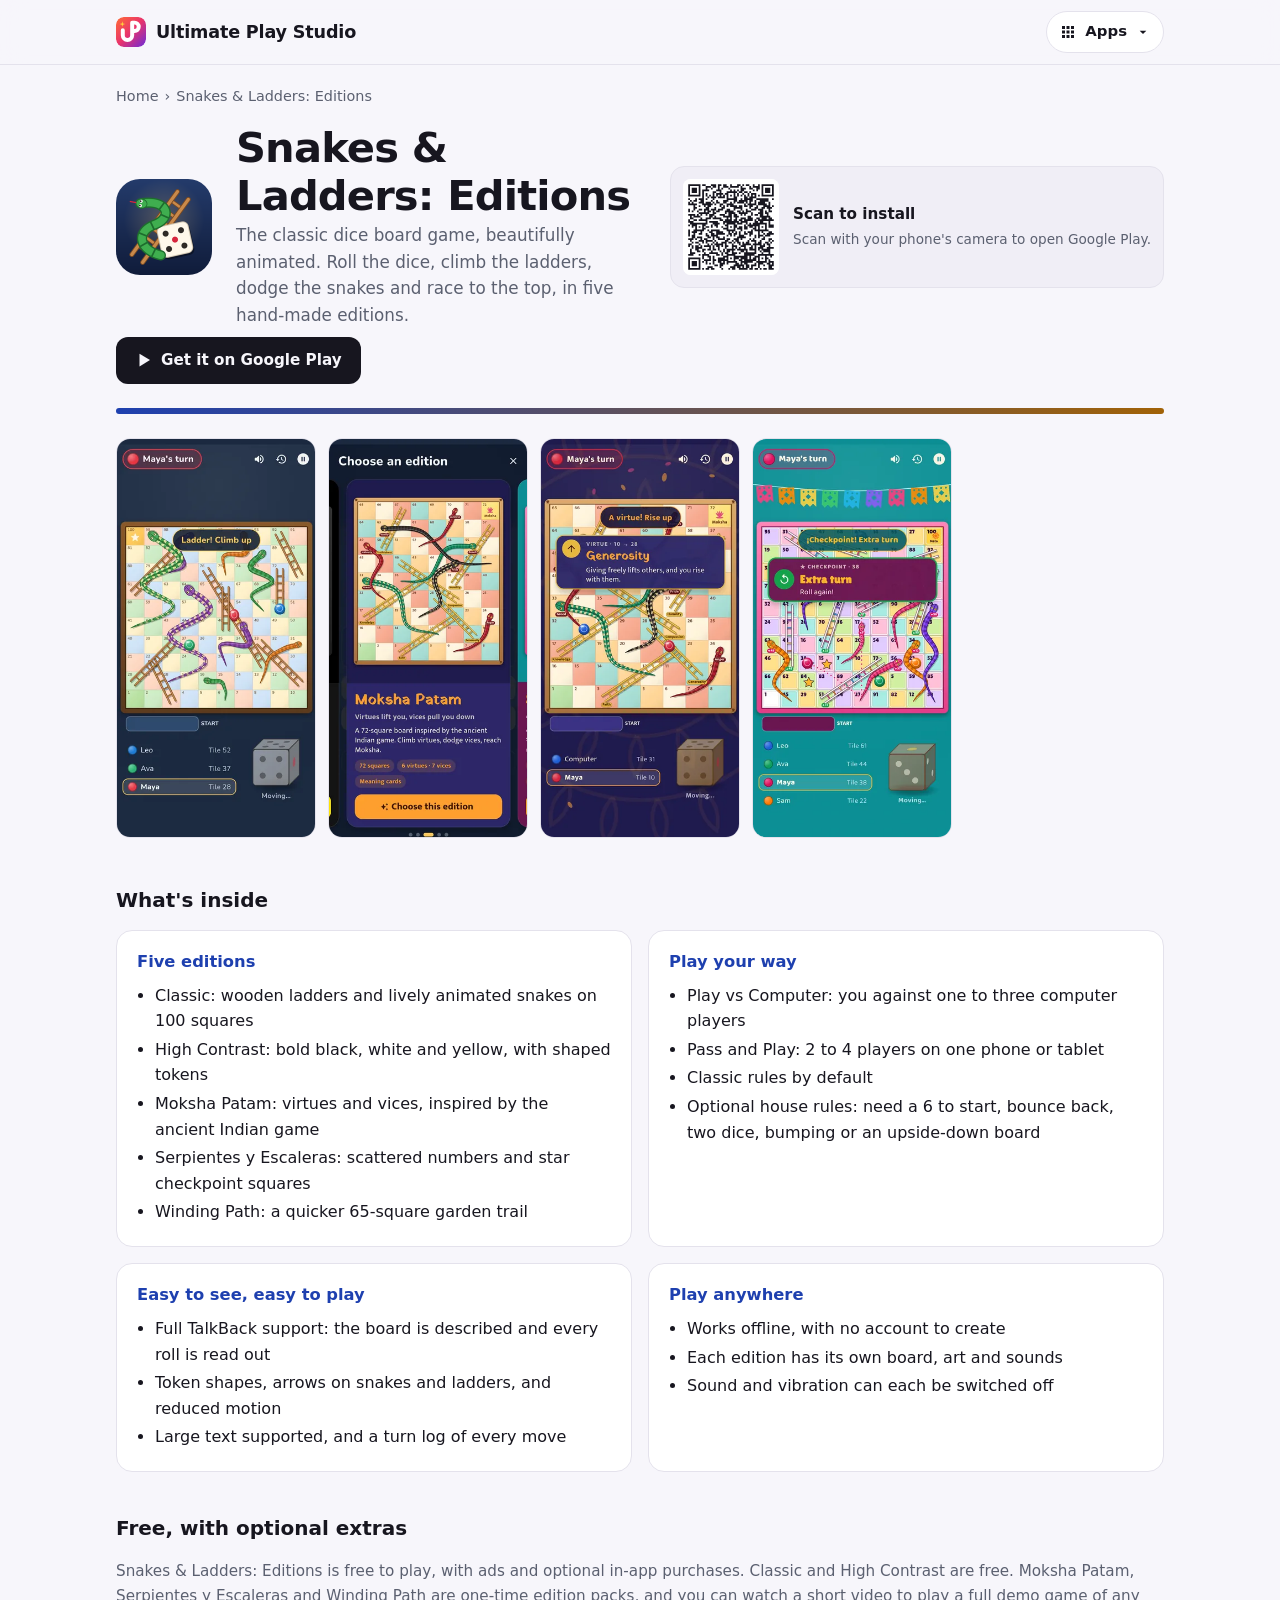
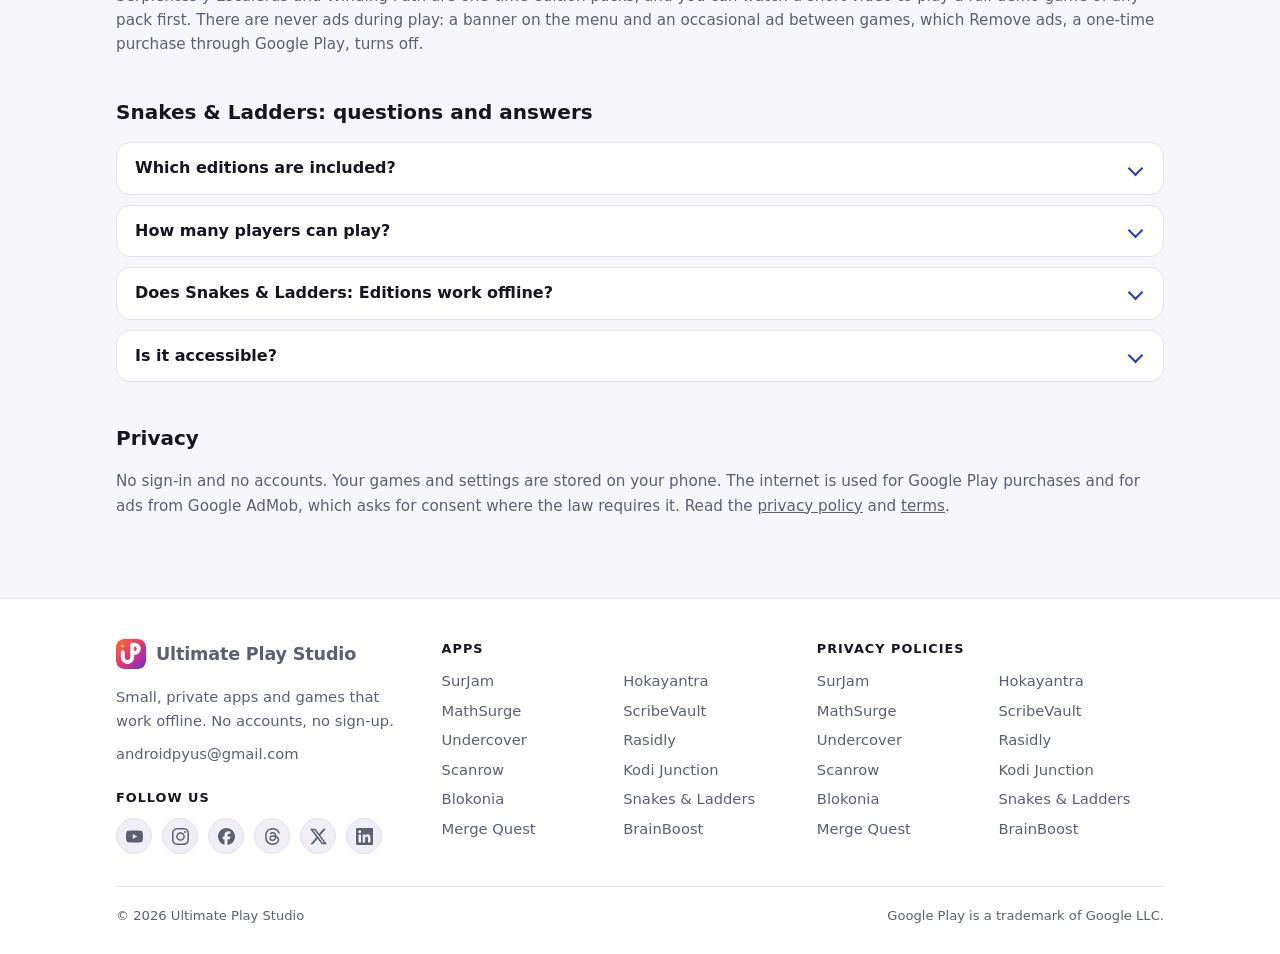
<file: snakesladders/index.html>
<!doctype html>
<html lang="en">
<head>
  <meta charset="utf-8">
  <meta name="viewport" content="width=device-width, initial-scale=1">
  <title>Snakes &amp; Ladders: Editions – Classic Dice Board Game Offline</title>
  <meta name="description" content="The classic snakes and ladders dice game in five editions, including Moksha Patam. Play the computer or pass and play with 2 to 4 players. Works offline.">
  <link rel="icon" type="image/png" href="../assets/snakesladders-icon.png">
  <!-- seo -->
  <link rel="canonical" href="https://ultimateplaystudio.com/snakesladders/">
  <meta name="theme-color" content="#f7f6fb" media="(prefers-color-scheme: light)">
  <meta name="theme-color" content="#0f0e17" media="(prefers-color-scheme: dark)">
  <link rel="apple-touch-icon" href="../assets/apple-touch-icon.png">
  <meta property="og:type" content="website">
  <meta property="og:site_name" content="Ultimate Play Studio">
  <meta property="og:locale" content="en_US">
  <meta property="og:title" content="Snakes &amp; Ladders: Editions – Classic Dice Board Game Offline">
  <meta property="og:description" content="The classic snakes and ladders dice game in five editions, including Moksha Patam. Play the computer or pass and play with 2 to 4 players. Works offline.">
  <meta property="og:url" content="https://ultimateplaystudio.com/snakesladders/">
  <meta property="og:image" content="https://ultimateplaystudio.com/assets/og/snakesladders.png">
  <meta property="og:image:width" content="1200">
  <meta property="og:image:height" content="630">
  <meta name="twitter:card" content="summary_large_image">
  <script type="application/ld+json">
{
  "@context": "https://schema.org",
  "@graph": [
    {
      "@type": "Organization",
      "@id": "https://ultimateplaystudio.com/#organization",
      "name": "Ultimate Play Studio",
      "url": "https://ultimateplaystudio.com/",
      "logo": "https://ultimateplaystudio.com/assets/logo-512.png",
      "email": "androidpyus@gmail.com",
      "sameAs": [
        "https://www.youtube.com/@ultimateplaystudio",
        "https://www.instagram.com/ultimateplaystudio/",
        "https://www.facebook.com/ultimateplaystudio",
        "https://www.threads.net/@ultimateplaystudio",
        "https://x.com/UltPlayStudio",
        "https://www.linkedin.com/company/ultimateplaystudio"
      ]
    },
    {
      "@type": "MobileApplication",
      "@id": "https://ultimateplaystudio.com/snakesladders/#app",
      "name": "Snakes & Ladders: Editions",
      "url": "https://ultimateplaystudio.com/snakesladders/",
      "description": "The classic snakes and ladders dice game in five editions, including Moksha Patam. Play the computer or pass and play with 2 to 4 players. Works offline.",
      "operatingSystem": "Android",
      "applicationCategory": "GameApplication",
      "genre": "Board game",
      "image": "https://ultimateplaystudio.com/assets/snakesladders-icon.png",
      "screenshot": [
        "https://ultimateplaystudio.com/assets/snakesladders-1.webp",
        "https://ultimateplaystudio.com/assets/snakesladders-2.webp",
        "https://ultimateplaystudio.com/assets/snakesladders-3.webp",
        "https://ultimateplaystudio.com/assets/snakesladders-4.webp"
      ],
      "installUrl": "https://play.google.com/store/apps/details?id=com.snakesladders.editions",
      "sameAs": [
        "https://play.google.com/store/apps/details?id=com.snakesladders.editions"
      ],
      "offers": {
        "@type": "Offer",
        "price": "0",
        "priceCurrency": "USD"
      },
      "publisher": {
        "@id": "https://ultimateplaystudio.com/#organization"
      },
      "author": {
        "@id": "https://ultimateplaystudio.com/#organization"
      }
    },
    {
      "@type": "BreadcrumbList",
      "itemListElement": [
        {
          "@type": "ListItem",
          "position": 1,
          "name": "Home",
          "item": "https://ultimateplaystudio.com/"
        },
        {
          "@type": "ListItem",
          "position": 2,
          "name": "Snakes & Ladders: Editions",
          "item": "https://ultimateplaystudio.com/snakesladders/"
        }
      ]
    },
    {
      "@type": "FAQPage",
      "mainEntity": [
        {
          "@type": "Question",
          "name": "Which editions are included?",
          "acceptedAnswer": {
            "@type": "Answer",
            "text": "Classic and High Contrast are free. Moksha Patam, Serpientes y Escaleras and Winding Path are one-time edition packs, and you can watch a short video to play a full demo game of any pack first."
          }
        },
        {
          "@type": "Question",
          "name": "How many players can play?",
          "acceptedAnswer": {
            "@type": "Answer",
            "text": "Play against one to three computer players, or pass and play with 2 to 4 players on one phone or tablet."
          }
        },
        {
          "@type": "Question",
          "name": "Does Snakes & Ladders: Editions work offline?",
          "acceptedAnswer": {
            "@type": "Answer",
            "text": "Yes. It works offline with no account to create."
          }
        },
        {
          "@type": "Question",
          "name": "Is it accessible?",
          "acceptedAnswer": {
            "@type": "Answer",
            "text": "Yes. It has full TalkBack support, so the board is described and every roll is read out, plus token shapes, arrows on snakes and ladders, reduced motion and large text."
          }
        }
      ]
    }
  ]
}
  </script>
  <!-- /seo -->
  <link rel="stylesheet" href="../assets/style.css">
</head>
<body class="snakesladders">
  <a class="skip-link" href="#main">Skip to content</a>
  <header class="site-header">
    <div class="wrap">
      <a class="brand" href="../"><img class="brand-mark" src="../assets/logo.svg" alt="" width="30" height="30">Ultimate Play Studio</a>
      <details class="apps-menu">
        <summary><svg viewBox="0 0 24 24" width="18" height="18" aria-hidden="true"><path fill="currentColor" d="M4 4h4v4H4zm6 0h4v4h-4zm6 0h4v4h-4zM4 10h4v4H4zm6 0h4v4h-4zm6 0h4v4h-4zM4 16h4v4H4zm6 0h4v4h-4zm6 0h4v4h-4z"/></svg><span>Apps</span><svg class="apps-chevron" viewBox="0 0 24 24" width="16" height="16" aria-hidden="true"><path fill="currentColor" d="M7 10l5 5 5-5z"/></svg></summary>
        <nav class="apps-panel" aria-label="Apps">
          <a href="../surjam/"><img src="../assets/surjam-icon.png" alt="" width="32" height="32" loading="lazy"><span>SurJam</span></a>
          <a href="../hokayantra/"><img src="../assets/hokayantra-icon.png" alt="" width="32" height="32" loading="lazy"><span>Hokayantra</span></a>
          <a href="../mathsurge/"><img src="../assets/mathsurge-icon.png" alt="" width="32" height="32" loading="lazy"><span>MathSurge</span></a>
          <a href="../scribevault/"><img src="../assets/scribevault-icon.png" alt="" width="32" height="32" loading="lazy"><span>ScribeVault</span></a>
          <a href="../undercover/"><img src="../assets/undercover-icon.png" alt="" width="32" height="32" loading="lazy"><span>Undercover</span></a>
          <a href="../rasidly/"><img src="../assets/rasidly-icon.png" alt="" width="32" height="32" loading="lazy"><span>Rasidly</span></a>
          <a href="../scanrow/"><img src="../assets/scanrow-icon.png" alt="" width="32" height="32" loading="lazy"><span>Scanrow</span></a>
          <a href="../kodijunction/"><img src="../assets/kodijunction-icon.png" alt="" width="32" height="32" loading="lazy"><span>Kodi Junction</span></a>
          <a href="../blokonia/"><img src="../assets/blokonia-icon.png" alt="" width="32" height="32" loading="lazy"><span>Blokonia</span></a>
          <a href="./" aria-current="page"><img src="../assets/snakesladders-icon.png" alt="" width="32" height="32" loading="lazy"><span>Snakes &amp; Ladders</span></a>
          <a href="../mergequest/"><img src="../assets/mergequest-icon.png" alt="" width="32" height="32" loading="lazy"><span>Merge Quest</span></a>
          <a href="../brainboost/"><img src="../assets/brainboost-icon.png" alt="" width="32" height="32" loading="lazy"><span>BrainBoost</span></a>
        </nav>
      </details>
      <script src="../assets/site.js" defer></script>
    </div>
  </header>

  <main id="main" class="wrap">
    <!-- seo:breadcrumb -->
    <nav class="breadcrumb" aria-label="Breadcrumb">
      <ol><li><a href="../">Home</a></li><li><span aria-current="page">Snakes &amp; Ladders: Editions</span></li></ol>
    </nav>
    <!-- /seo:breadcrumb -->
    <section class="app-hero">
      <img src="../assets/snakesladders-icon.png" alt="Snakes &amp; Ladders: Editions app icon" width="96" height="96">
      <div class="app-hero-text">
        <h1>Snakes &amp; Ladders: Editions</h1>
        <p class="tagline">The classic dice board game, beautifully animated. Roll the dice, climb the ladders, dodge the snakes and race to the top, in five hand-made editions.</p>
      </div>
      <div class="qr">
        <img src="../assets/qr-snakesladders.svg" alt="QR code that opens Snakes &amp; Ladders on Google Play" width="96" height="96" loading="lazy" decoding="async">
        <div><strong>Scan to install</strong><span>Scan with your phone's camera to open Google Play.</span></div>
      </div>
    </section>
    <div class="card-actions">
      <a class="btn btn-play" href="https://play.google.com/store/apps/details?id=com.snakesladders.editions">
        <svg viewBox="0 0 24 24" aria-hidden="true"><path fill="currentColor" d="M6 3.5v17l14-8.5z"/></svg>
        Get it on Google Play
      </a>
    </div>
    <div class="accent-bar" role="presentation"></div>

    <section class="page-shots" aria-label="Screenshots">
      <div class="shots">
        <img src="../assets/snakesladders-1.webp" alt="A Classic game with a ladder climb and three players" width="360" height="720">
        <img src="../assets/snakesladders-2.webp" alt="The edition picker showing Moksha Patam" width="360" height="720" loading="lazy" decoding="async">
        <img src="../assets/snakesladders-3.webp" alt="Moksha Patam's Generosity virtue card after a climb" width="360" height="720" loading="lazy" decoding="async">
        <img src="../assets/snakesladders-4.webp" alt="A Serpientes y Escaleras star checkpoint giving an extra turn" width="360" height="720" loading="lazy" decoding="async">
      </div>
    </section>

    <section class="section">
      <h2>What's inside</h2>
      <div class="grid-2">
        <div class="box">
          <h3>Five editions</h3>
          <ul>
            <li>Classic: wooden ladders and lively animated snakes on 100 squares</li>
            <li>High Contrast: bold black, white and yellow, with shaped tokens</li>
            <li>Moksha Patam: virtues and vices, inspired by the ancient Indian game</li>
            <li>Serpientes y Escaleras: scattered numbers and star checkpoint squares</li>
            <li>Winding Path: a quicker 65-square garden trail</li>
          </ul>
        </div>
        <div class="box">
          <h3>Play your way</h3>
          <ul>
            <li>Play vs Computer: you against one to three computer players</li>
            <li>Pass and Play: 2 to 4 players on one phone or tablet</li>
            <li>Classic rules by default</li>
            <li>Optional house rules: need a 6 to start, bounce back, two dice, bumping or an upside-down board</li>
          </ul>
        </div>
        <div class="box">
          <h3>Easy to see, easy to play</h3>
          <ul>
            <li>Full TalkBack support: the board is described and every roll is read out</li>
            <li>Token shapes, arrows on snakes and ladders, and reduced motion</li>
            <li>Large text supported, and a turn log of every move</li>
          </ul>
        </div>
        <div class="box">
          <h3>Play anywhere</h3>
          <ul>
            <li>Works offline, with no account to create</li>
            <li>Each edition has its own board, art and sounds</li>
            <li>Sound and vibration can each be switched off</li>
          </ul>
        </div>
      </div>
    </section>

    <section class="section">
      <h2>Free, with optional extras</h2>
      <p class="note">Snakes &amp; Ladders: Editions is free to play, with ads and optional in-app purchases. Classic and High Contrast are free. Moksha Patam, Serpientes y Escaleras and Winding Path are one-time edition packs, and you can watch a short video to play a full demo game of any pack first. There are never ads during play: a banner on the menu and an occasional ad between games, which Remove ads, a one-time purchase through Google Play, turns off.</p>
    </section>

    <!-- seo:faq -->
    <section class="section" aria-labelledby="faq-title">
      <h2 id="faq-title">Snakes &amp; Ladders: questions and answers</h2>
      <div class="faq">
        <details>
          <summary>Which editions are included?</summary>
          <p>Classic and High Contrast are free. Moksha Patam, Serpientes y Escaleras and Winding Path are one-time edition packs, and you can watch a short video to play a full demo game of any pack first.</p>
        </details>
        <details>
          <summary>How many players can play?</summary>
          <p>Play against one to three computer players, or pass and play with 2 to 4 players on one phone or tablet.</p>
        </details>
        <details>
          <summary>Does Snakes &amp; Ladders: Editions work offline?</summary>
          <p>Yes. It works offline with no account to create.</p>
        </details>
        <details>
          <summary>Is it accessible?</summary>
          <p>Yes. It has full TalkBack support, so the board is described and every roll is read out, plus token shapes, arrows on snakes and ladders, reduced motion and large text.</p>
        </details>
      </div>
    </section>
    <!-- /seo:faq -->
    <section class="section">
      <h2>Privacy</h2>
      <p class="note">No sign-in and no accounts. Your games and settings are stored on your phone. The internet is used for Google Play purchases and for ads from Google AdMob, which asks for consent where the law requires it. Read the <a href="https://ultimateplaystudio.com/snakes-ladders-privacy/">privacy policy</a> and <a href="https://ultimateplaystudio.com/snakes-ladders-sites/terms.html">terms</a>.</p>
    </section>
  </main>

  <footer class="site-footer">
    <div class="wrap">
      <div class="footer-grid">
        <div class="footer-about">
          <a class="brand" href="../"><img class="brand-mark" src="../assets/logo.svg" alt="" width="30" height="30">Ultimate Play Studio</a>
          <p>Small, private apps and games that work offline. No accounts, no sign-up.</p>
          <p><a href="mailto:androidpyus@gmail.com">androidpyus@gmail.com</a></p>
          <p class="social-label">Follow us</p>
          <ul class="social" aria-label="Ultimate Play Studio on social media">
            <li><a href="https://www.youtube.com/@ultimateplaystudio" rel="me noopener" aria-label="YouTube" title="YouTube"><svg viewBox="0 0 24 24" width="20" height="20" aria-hidden="true"><path fill="currentColor" d="M23.498 6.186a3.016 3.016 0 0 0-2.122-2.136C19.505 3.545 12 3.545 12 3.545s-7.505 0-9.377.505A3.017 3.017 0 0 0 .502 6.186C0 8.07 0 12 0 12s0 3.93.502 5.814a3.016 3.016 0 0 0 2.122 2.136c1.871.505 9.376.505 9.376.505s7.505 0 9.377-.505a3.015 3.015 0 0 0 2.122-2.136C24 15.93 24 12 24 12s0-3.93-.502-5.814zM9.545 15.568V8.432L15.818 12l-6.273 3.568z"/></svg></a></li>
            <li><a href="https://www.instagram.com/ultimateplaystudio/" rel="me noopener" aria-label="Instagram" title="Instagram"><svg viewBox="0 0 24 24" width="20" height="20" aria-hidden="true"><path fill="currentColor" d="M7.0301.084c-1.2768.0602-2.1487.264-2.911.5634-.7888.3075-1.4575.72-2.1228 1.3877-.6652.6677-1.075 1.3368-1.3802 2.127-.2954.7638-.4956 1.6365-.552 2.914-.0564 1.2775-.0689 1.6882-.0626 4.947.0062 3.2586.0206 3.6671.0825 4.9473.061 1.2765.264 2.1482.5635 2.9107.308.7889.72 1.4573 1.388 2.1228.6679.6655 1.3365 1.0743 2.1285 1.38.7632.295 1.6361.4961 2.9134.552 1.2773.056 1.6884.069 4.9462.0627 3.2578-.0062 3.668-.0207 4.9478-.0814 1.28-.0607 2.147-.2652 2.9098-.5633.7889-.3086 1.4578-.72 2.1228-1.3881.665-.6682 1.0745-1.3378 1.3795-2.1284.2957-.7632.4966-1.636.552-2.9124.056-1.2809.0692-1.6898.063-4.948-.0063-3.2583-.021-3.6668-.0817-4.9465-.0607-1.2797-.264-2.1487-.5633-2.9117-.3084-.7889-.72-1.4568-1.3876-2.1228C21.2982 1.33 20.628.9208 19.8378.6165 19.074.321 18.2017.1197 16.9244.0645 15.6471.0093 15.236-.005 11.977.0014 8.718.0076 8.31.0215 7.0301.0839m.1402 21.6932c-1.17-.0509-1.8053-.2453-2.2287-.408-.5606-.216-.96-.4771-1.3819-.895-.422-.4178-.6811-.8186-.9-1.378-.1644-.4234-.3624-1.058-.4171-2.228-.0595-1.2645-.072-1.6442-.079-4.848-.007-3.2037.0053-3.583.0607-4.848.05-1.169.2456-1.805.408-2.2282.216-.5613.4762-.96.895-1.3816.4188-.4217.8184-.6814 1.3783-.9003.423-.1651 1.0575-.3614 2.227-.4171 1.2655-.06 1.6447-.072 4.848-.079 3.2033-.007 3.5835.005 4.8495.0608 1.169.0508 1.8053.2445 2.228.408.5608.216.96.4754 1.3816.895.4217.4194.6816.8176.9005 1.3787.1653.4217.3617 1.056.4169 2.2263.0602 1.2655.0739 1.645.0796 4.848.0058 3.203-.0055 3.5834-.061 4.848-.051 1.17-.245 1.8055-.408 2.2294-.216.5604-.4763.96-.8954 1.3814-.419.4215-.8181.6811-1.3783.9-.4224.1649-1.0577.3617-2.2262.4174-1.2656.0595-1.6448.072-4.8493.079-3.2045.007-3.5825-.006-4.848-.0608M16.953 5.5864A1.44 1.44 0 1 0 18.39 4.144a1.44 1.44 0 0 0-1.437 1.4424M5.8385 12.012c.0067 3.4032 2.7706 6.1557 6.173 6.1493 3.4026-.0065 6.157-2.7701 6.1506-6.1733-.0065-3.4032-2.771-6.1565-6.174-6.1498-3.403.0067-6.156 2.771-6.1496 6.1738M8 12.0077a4 4 0 1 1 4.008 3.9921A3.9996 3.9996 0 0 1 8 12.0077"/></svg></a></li>
            <li><a href="https://www.facebook.com/ultimateplaystudio" rel="me noopener" aria-label="Facebook" title="Facebook"><svg viewBox="0 0 24 24" width="20" height="20" aria-hidden="true"><path fill="currentColor" d="M9.101 23.691v-7.98H6.627v-3.667h2.474v-1.58c0-4.085 1.848-5.978 5.858-5.978.401 0 .955.042 1.468.103a8.68 8.68 0 0 1 1.141.195v3.325a8.623 8.623 0 0 0-.653-.036 26.805 26.805 0 0 0-.733-.009c-.707 0-1.259.096-1.675.309a1.686 1.686 0 0 0-.679.622c-.258.42-.374.995-.374 1.752v1.297h3.919l-.386 2.103-.287 1.564h-3.246v8.245C19.396 23.238 24 18.179 24 12.044c0-6.627-5.373-12-12-12s-12 5.373-12 12c0 5.628 3.874 10.35 9.101 11.647Z"/></svg></a></li>
            <li><a href="https://www.threads.net/@ultimateplaystudio" rel="me noopener" aria-label="Threads" title="Threads"><svg viewBox="0 0 24 24" width="20" height="20" aria-hidden="true"><path fill="currentColor" d="M12.186 24h-.007c-3.581-.024-6.334-1.205-8.184-3.509C2.35 18.44 1.5 15.586 1.472 12.01v-.017c.03-3.579.879-6.43 2.525-8.482C5.845 1.205 8.6.024 12.18 0h.014c2.746.02 5.043.725 6.826 2.098 1.677 1.29 2.858 3.13 3.509 5.467l-2.04.569c-1.104-3.96-3.898-5.984-8.304-6.015-2.91.022-5.11.936-6.54 2.717C4.307 6.504 3.616 8.914 3.589 12c.027 3.086.718 5.496 2.057 7.164 1.43 1.783 3.631 2.698 6.54 2.717 2.623-.02 4.358-.631 5.8-2.045 1.647-1.613 1.618-3.593 1.09-4.798-.31-.71-.873-1.3-1.634-1.75-.192 1.352-.622 2.446-1.284 3.272-.886 1.102-2.14 1.704-3.73 1.79-1.202.065-2.361-.218-3.259-.801-1.063-.689-1.685-1.74-1.752-2.964-.065-1.19.408-2.285 1.33-3.082.88-.76 2.119-1.207 3.583-1.291a13.853 13.853 0 0 1 3.02.142c-.126-.742-.375-1.332-.75-1.757-.513-.586-1.308-.883-2.359-.89h-.029c-.844 0-1.992.232-2.721 1.32L7.734 7.847c.98-1.454 2.568-2.256 4.478-2.256h.044c3.194.02 5.097 1.975 5.287 5.388.108.046.216.094.321.142 1.49.7 2.58 1.761 3.154 3.07.797 1.82.871 4.79-1.548 7.158-1.85 1.81-4.094 2.628-7.277 2.65Zm1.003-11.69c-.242 0-.487.007-.739.021-1.836.103-2.98.946-2.916 2.143.067 1.256 1.452 1.839 2.784 1.767 1.224-.065 2.818-.543 3.086-3.71a10.5 10.5 0 0 0-2.215-.221z"/></svg></a></li>
            <li><a href="https://x.com/UltPlayStudio" rel="me noopener" aria-label="X" title="X"><svg viewBox="0 0 24 24" width="20" height="20" aria-hidden="true"><path fill="currentColor" d="M18.901 1.153h3.68l-8.04 9.19L24 22.846h-7.406l-5.8-7.584-6.638 7.584H.474l8.6-9.83L0 1.154h7.594l5.243 6.932ZM17.61 20.644h2.039L6.486 3.24H4.298Z"/></svg></a></li>
            <li><a href="https://www.linkedin.com/company/ultimateplaystudio" rel="me noopener" aria-label="LinkedIn" title="LinkedIn"><svg viewBox="0 0 24 24" width="20" height="20" aria-hidden="true"><path fill="currentColor" d="M20.447 20.452h-3.554v-5.569c0-1.328-.027-3.037-1.852-3.037-1.853 0-2.136 1.445-2.136 2.939v5.667H9.351V9h3.414v1.561h.046c.477-.9 1.637-1.85 3.37-1.85 3.601 0 4.267 2.37 4.267 5.455v6.286zM5.337 7.433c-1.144 0-2.063-.926-2.063-2.065 0-1.138.92-2.063 2.063-2.063 1.14 0 2.064.925 2.064 2.063 0 1.139-.925 2.065-2.064 2.065zm1.782 13.019H3.555V9h3.564v11.452zM22.225 0H1.771C.792 0 0 .774 0 1.729v20.542C0 23.227.792 24 1.771 24h20.451C23.2 24 24 23.227 24 22.271V1.729C24 .774 23.2 0 22.222 0h.003z"/></svg></a></li>
          </ul>
        </div>
        <nav aria-label="Apps">
          <h2>Apps</h2>
          <ul>
            <li><a href="../surjam/">SurJam</a></li>
            <li><a href="../hokayantra/">Hokayantra</a></li>
            <li><a href="../mathsurge/">MathSurge</a></li>
            <li><a href="../scribevault/">ScribeVault</a></li>
            <li><a href="../undercover/">Undercover</a></li>
            <li><a href="../rasidly/">Rasidly</a></li>
            <li><a href="../scanrow/">Scanrow</a></li>
            <li><a href="../kodijunction/">Kodi Junction</a></li>
            <li><a href="../blokonia/">Blokonia</a></li>
            <li><a href="./">Snakes &amp; Ladders</a></li>
            <li><a href="../mergequest/">Merge Quest</a></li>
            <li><a href="../brainboost/">BrainBoost</a></li>
          </ul>
        </nav>
        <nav aria-label="Privacy policies">
          <h2>Privacy policies</h2>
          <ul>
            <li><a href="https://ultimateplaystudio.com/surjam-privacy/">SurJam</a></li>
            <li><a href="https://ultimateplaystudio.com/hokayantra-privacy/">Hokayantra</a></li>
            <li><a href="https://ultimateplaystudio.com/mathsurge-privacy/">MathSurge</a></li>
            <li><a href="https://ultimateplaystudio.com/scribevault-privacy/">ScribeVault</a></li>
            <li><a href="https://ultimateplaystudio.com/undercover-word-imposter-privacy/">Undercover</a></li>
            <li><a href="https://ultimateplaystudio.com/rasidly-privacy/">Rasidly</a></li>
            <li><a href="https://ultimateplaystudio.com/scanrow-site/privacy/">Scanrow</a></li>
            <li><a href="https://kodijunction.com/privacy.html">Kodi Junction</a></li>
            <li><a href="https://ultimateplaystudio.com/blokonia-site/privacy.html">Blokonia</a></li>
            <li><a href="https://ultimateplaystudio.com/snakes-ladders-privacy/">Snakes &amp; Ladders</a></li>
            <li><a href="https://ultimateplaystudio.com/mergequest-site/privacy.html">Merge Quest</a></li>
            <li><a href="https://ultimateplaystudio.com/brainboost-privacy/">BrainBoost</a></li>
          </ul>
        </nav>
      </div>
      <div class="footer-bottom">
        <span>© 2026 Ultimate Play Studio</span>
        <span>Google Play is a trademark of Google LLC.</span>
      </div>
    </div>
  </footer>
</body>
</html>
</file>
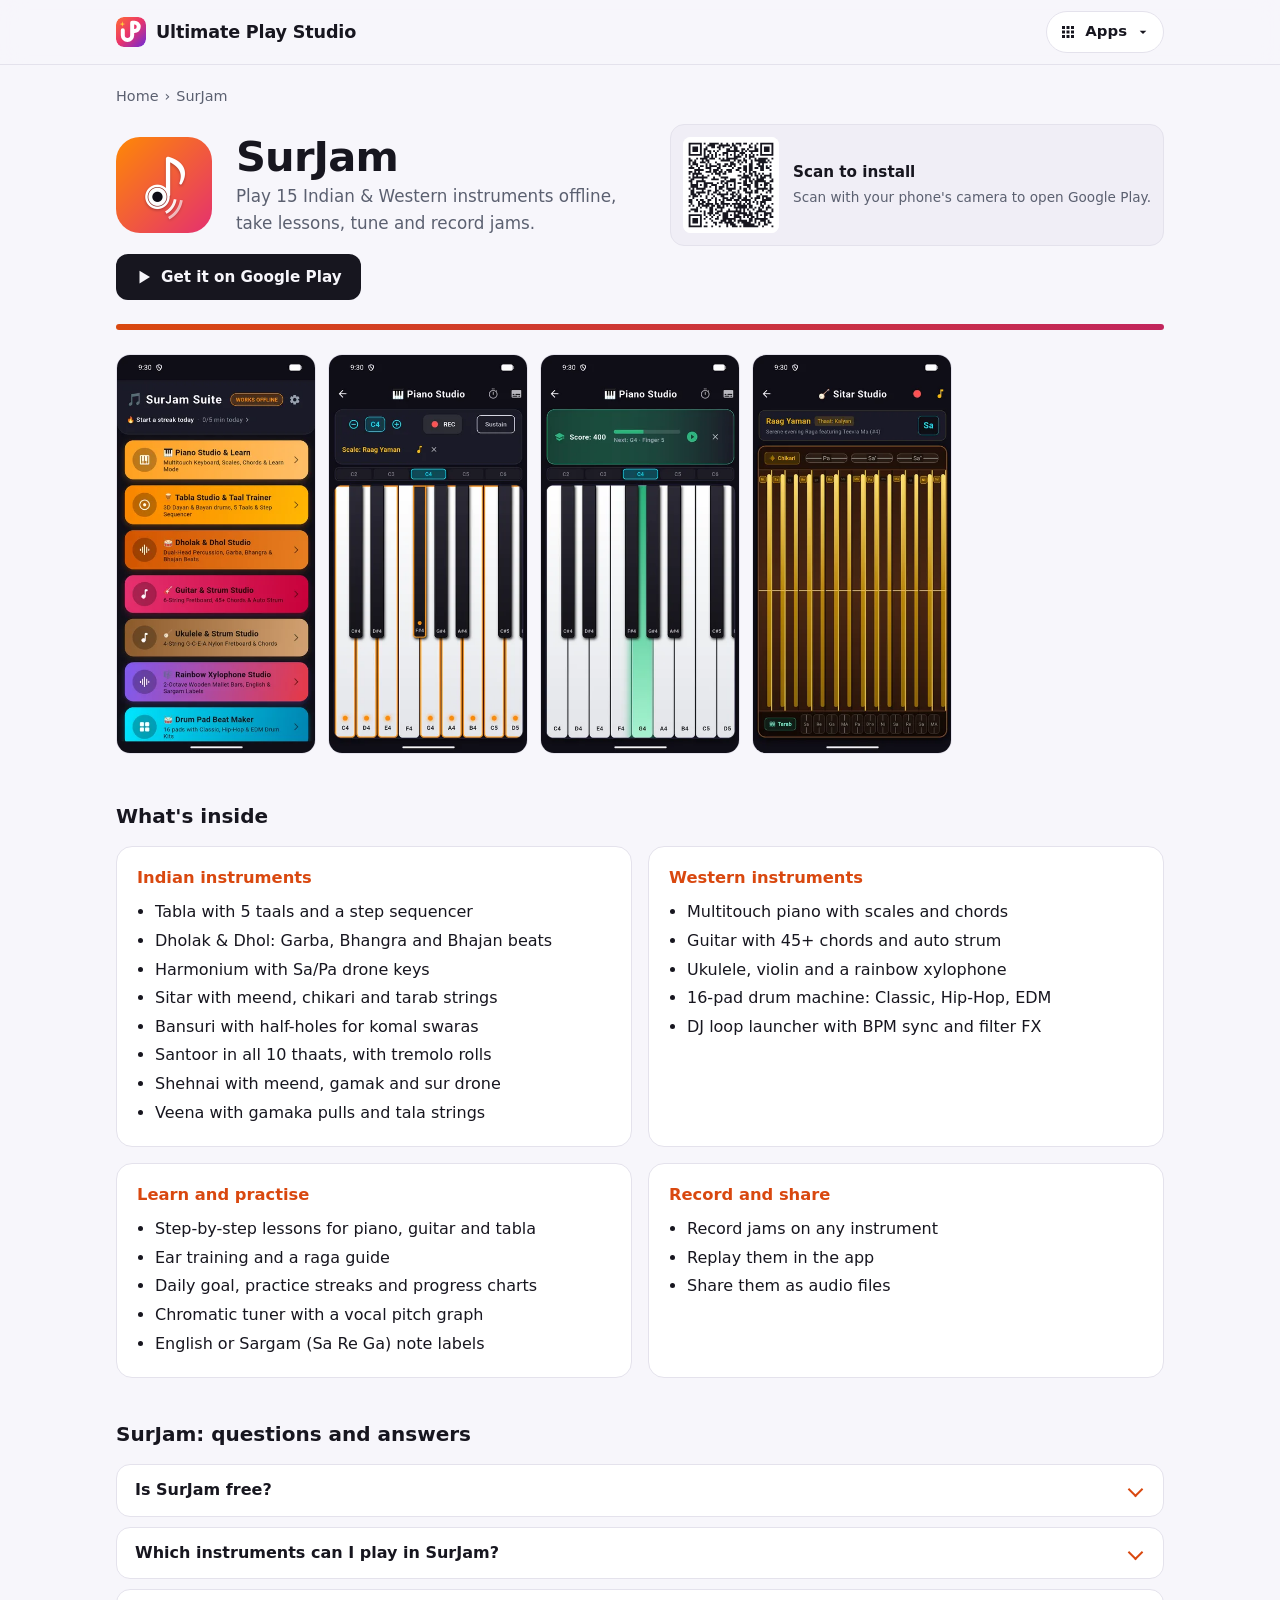
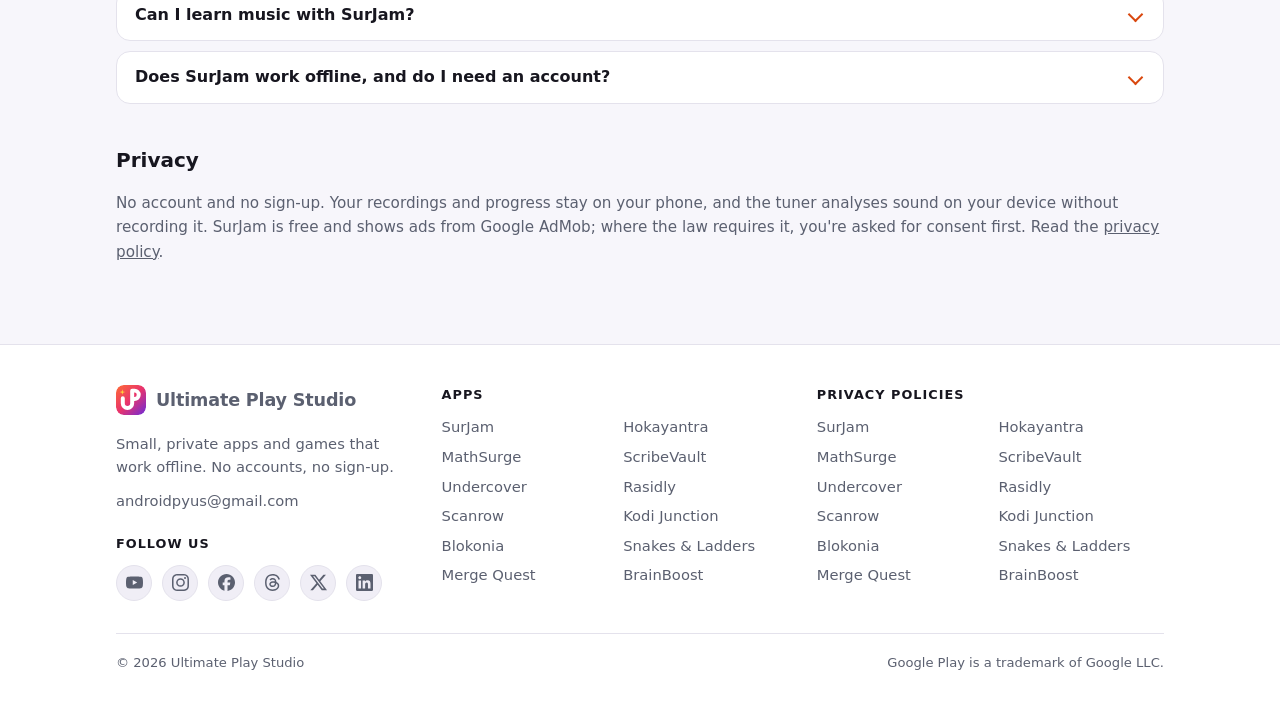
<file: surjam/index.html>
<!doctype html>
<html lang="en">
<head>
  <meta charset="utf-8">
  <meta name="viewport" content="width=device-width, initial-scale=1">
  <title>SurJam – Tabla, Sitar, Piano &amp; Guitar App with Lessons</title>
  <meta name="description" content="Play 15 Indian and Western instruments on your phone: tabla, sitar, harmonium, bansuri, piano, guitar and drums, with lessons, a tuner and a recorder.">
  <link rel="icon" type="image/png" href="../assets/surjam-icon.png">
  <!-- seo -->
  <link rel="canonical" href="https://ultimateplaystudio.com/surjam/">
  <meta name="theme-color" content="#f7f6fb" media="(prefers-color-scheme: light)">
  <meta name="theme-color" content="#0f0e17" media="(prefers-color-scheme: dark)">
  <link rel="apple-touch-icon" href="../assets/apple-touch-icon.png">
  <meta property="og:type" content="website">
  <meta property="og:site_name" content="Ultimate Play Studio">
  <meta property="og:locale" content="en_US">
  <meta property="og:title" content="SurJam – Tabla, Sitar, Piano &amp; Guitar App with Lessons">
  <meta property="og:description" content="Play 15 Indian and Western instruments on your phone: tabla, sitar, harmonium, bansuri, piano, guitar and drums, with lessons, a tuner and a recorder.">
  <meta property="og:url" content="https://ultimateplaystudio.com/surjam/">
  <meta property="og:image" content="https://ultimateplaystudio.com/assets/og/surjam.png">
  <meta property="og:image:width" content="1200">
  <meta property="og:image:height" content="630">
  <meta name="twitter:card" content="summary_large_image">
  <script type="application/ld+json">
{
  "@context": "https://schema.org",
  "@graph": [
    {
      "@type": "Organization",
      "@id": "https://ultimateplaystudio.com/#organization",
      "name": "Ultimate Play Studio",
      "url": "https://ultimateplaystudio.com/",
      "logo": "https://ultimateplaystudio.com/assets/logo-512.png",
      "email": "androidpyus@gmail.com",
      "sameAs": [
        "https://www.youtube.com/@ultimateplaystudio",
        "https://www.instagram.com/ultimateplaystudio/",
        "https://www.facebook.com/ultimateplaystudio",
        "https://www.threads.net/@ultimateplaystudio",
        "https://x.com/UltPlayStudio",
        "https://www.linkedin.com/company/ultimateplaystudio"
      ]
    },
    {
      "@type": "MobileApplication",
      "@id": "https://ultimateplaystudio.com/surjam/#app",
      "name": "SurJam",
      "url": "https://ultimateplaystudio.com/surjam/",
      "description": "Play 15 Indian and Western instruments on your phone: tabla, sitar, harmonium, bansuri, piano, guitar and drums, with lessons, a tuner and a recorder.",
      "operatingSystem": "Android",
      "applicationCategory": "MultimediaApplication",
      "genre": "Music",
      "image": "https://ultimateplaystudio.com/assets/surjam-icon.png",
      "screenshot": [
        "https://ultimateplaystudio.com/assets/surjam-1.webp",
        "https://ultimateplaystudio.com/assets/surjam-2.webp",
        "https://ultimateplaystudio.com/assets/surjam-3.webp",
        "https://ultimateplaystudio.com/assets/surjam-4.webp"
      ],
      "installUrl": "https://play.google.com/store/apps/details?id=com.surjam.app",
      "sameAs": [
        "https://play.google.com/store/apps/details?id=com.surjam.app"
      ],
      "offers": {
        "@type": "Offer",
        "price": "0",
        "priceCurrency": "USD"
      },
      "publisher": {
        "@id": "https://ultimateplaystudio.com/#organization"
      },
      "author": {
        "@id": "https://ultimateplaystudio.com/#organization"
      }
    },
    {
      "@type": "BreadcrumbList",
      "itemListElement": [
        {
          "@type": "ListItem",
          "position": 1,
          "name": "Home",
          "item": "https://ultimateplaystudio.com/"
        },
        {
          "@type": "ListItem",
          "position": 2,
          "name": "SurJam",
          "item": "https://ultimateplaystudio.com/surjam/"
        }
      ]
    },
    {
      "@type": "FAQPage",
      "mainEntity": [
        {
          "@type": "Question",
          "name": "Is SurJam free?",
          "acceptedAnswer": {
            "@type": "Answer",
            "text": "Yes. SurJam is free to download and use. It shows ads from Google AdMob, and where the law requires it you are asked for consent first."
          }
        },
        {
          "@type": "Question",
          "name": "Which instruments can I play in SurJam?",
          "acceptedAnswer": {
            "@type": "Answer",
            "text": "Tabla, dholak and dhol, harmonium, sitar, bansuri, santoor, shehnai and veena, plus piano, guitar, ukulele, violin, xylophone, a 16-pad drum machine and a DJ loop launcher."
          }
        },
        {
          "@type": "Question",
          "name": "Can I learn music with SurJam?",
          "acceptedAnswer": {
            "@type": "Answer",
            "text": "Yes. There are step-by-step lessons for piano, guitar and tabla, ear training, a raga guide, a daily goal with practice streaks, and English or Sargam (Sa Re Ga) note labels."
          }
        },
        {
          "@type": "Question",
          "name": "Does SurJam work offline, and do I need an account?",
          "acceptedAnswer": {
            "@type": "Answer",
            "text": "SurJam works offline and needs no account or sign-up. Your recordings and progress stay on your phone, and the tuner analyses sound on your device without recording it."
          }
        }
      ]
    }
  ]
}
  </script>
  <!-- /seo -->
  <link rel="stylesheet" href="../assets/style.css">
</head>
<body class="surjam">
  <a class="skip-link" href="#main">Skip to content</a>
  <header class="site-header">
    <div class="wrap">
      <a class="brand" href="../"><img class="brand-mark" src="../assets/logo.svg" alt="" width="30" height="30">Ultimate Play Studio</a>
      <details class="apps-menu">
        <summary><svg viewBox="0 0 24 24" width="18" height="18" aria-hidden="true"><path fill="currentColor" d="M4 4h4v4H4zm6 0h4v4h-4zm6 0h4v4h-4zM4 10h4v4H4zm6 0h4v4h-4zm6 0h4v4h-4zM4 16h4v4H4zm6 0h4v4h-4zm6 0h4v4h-4z"/></svg><span>Apps</span><svg class="apps-chevron" viewBox="0 0 24 24" width="16" height="16" aria-hidden="true"><path fill="currentColor" d="M7 10l5 5 5-5z"/></svg></summary>
        <nav class="apps-panel" aria-label="Apps">
          <a href="./" aria-current="page"><img src="../assets/surjam-icon.png" alt="" width="32" height="32" loading="lazy"><span>SurJam</span></a>
          <a href="../hokayantra/"><img src="../assets/hokayantra-icon.png" alt="" width="32" height="32" loading="lazy"><span>Hokayantra</span></a>
          <a href="../mathsurge/"><img src="../assets/mathsurge-icon.png" alt="" width="32" height="32" loading="lazy"><span>MathSurge</span></a>
          <a href="../scribevault/"><img src="../assets/scribevault-icon.png" alt="" width="32" height="32" loading="lazy"><span>ScribeVault</span></a>
          <a href="../undercover/"><img src="../assets/undercover-icon.png" alt="" width="32" height="32" loading="lazy"><span>Undercover</span></a>
          <a href="../rasidly/"><img src="../assets/rasidly-icon.png" alt="" width="32" height="32" loading="lazy"><span>Rasidly</span></a>
          <a href="../scanrow/"><img src="../assets/scanrow-icon.png" alt="" width="32" height="32" loading="lazy"><span>Scanrow</span></a>
          <a href="../kodijunction/"><img src="../assets/kodijunction-icon.png" alt="" width="32" height="32" loading="lazy"><span>Kodi Junction</span></a>
          <a href="../blokonia/"><img src="../assets/blokonia-icon.png" alt="" width="32" height="32" loading="lazy"><span>Blokonia</span></a>
          <a href="../snakesladders/"><img src="../assets/snakesladders-icon.png" alt="" width="32" height="32" loading="lazy"><span>Snakes &amp; Ladders</span></a>
          <a href="../mergequest/"><img src="../assets/mergequest-icon.png" alt="" width="32" height="32" loading="lazy"><span>Merge Quest</span></a>
          <a href="../brainboost/"><img src="../assets/brainboost-icon.png" alt="" width="32" height="32" loading="lazy"><span>BrainBoost</span></a>
        </nav>
      </details>
      <script src="../assets/site.js" defer></script>
    </div>
  </header>

  <main id="main" class="wrap">
    <!-- seo:breadcrumb -->
    <nav class="breadcrumb" aria-label="Breadcrumb">
      <ol><li><a href="../">Home</a></li><li><span aria-current="page">SurJam</span></li></ol>
    </nav>
    <!-- /seo:breadcrumb -->
    <section class="app-hero">
      <img src="../assets/surjam-icon.png" alt="SurJam app icon" width="96" height="96">
      <div class="app-hero-text">
        <h1>SurJam</h1>
        <p class="tagline">Play 15 Indian &amp; Western instruments offline, take lessons, tune and record jams.</p>
      </div>
      <div class="qr">
        <img src="../assets/qr-surjam.svg" alt="QR code that opens SurJam on Google Play" width="96" height="96" loading="lazy" decoding="async">
        <div><strong>Scan to install</strong><span>Scan with your phone's camera to open Google Play.</span></div>
      </div>
    </section>
    <div class="card-actions">
      <a class="btn btn-play" href="https://play.google.com/store/apps/details?id=com.surjam.app">
        <svg viewBox="0 0 24 24" aria-hidden="true"><path fill="currentColor" d="M6 3.5v17l14-8.5z"/></svg>
        Get it on Google Play
      </a>
    </div>
    <div class="accent-bar" role="presentation"></div>

    <section class="page-shots" aria-label="Screenshots">
      <div class="shots">
        <img src="../assets/surjam-1.webp" alt="SurJam home screen listing the instruments" width="360" height="720">
        <img src="../assets/surjam-2.webp" alt="Piano with Raag Yaman highlighted" width="360" height="720" loading="lazy" decoding="async">
        <img src="../assets/surjam-3.webp" alt="A piano lesson in progress" width="360" height="720" loading="lazy" decoding="async">
        <img src="../assets/surjam-4.webp" alt="Sitar with frets and strings" width="360" height="720" loading="lazy" decoding="async">
      </div>
    </section>

    <section class="section">
      <h2>What's inside</h2>
      <div class="grid-2">
        <div class="box">
          <h3>Indian instruments</h3>
          <ul>
            <li>Tabla with 5 taals and a step sequencer</li>
            <li>Dholak &amp; Dhol: Garba, Bhangra and Bhajan beats</li>
            <li>Harmonium with Sa/Pa drone keys</li>
            <li>Sitar with meend, chikari and tarab strings</li>
            <li>Bansuri with half-holes for komal swaras</li>
            <li>Santoor in all 10 thaats, with tremolo rolls</li>
            <li>Shehnai with meend, gamak and sur drone</li>
            <li>Veena with gamaka pulls and tala strings</li>
          </ul>
        </div>
        <div class="box">
          <h3>Western instruments</h3>
          <ul>
            <li>Multitouch piano with scales and chords</li>
            <li>Guitar with 45+ chords and auto strum</li>
            <li>Ukulele, violin and a rainbow xylophone</li>
            <li>16-pad drum machine: Classic, Hip-Hop, EDM</li>
            <li>DJ loop launcher with BPM sync and filter FX</li>
          </ul>
        </div>
        <div class="box">
          <h3>Learn and practise</h3>
          <ul>
            <li>Step-by-step lessons for piano, guitar and tabla</li>
            <li>Ear training and a raga guide</li>
            <li>Daily goal, practice streaks and progress charts</li>
            <li>Chromatic tuner with a vocal pitch graph</li>
            <li>English or Sargam (Sa Re Ga) note labels</li>
          </ul>
        </div>
        <div class="box">
          <h3>Record and share</h3>
          <ul>
            <li>Record jams on any instrument</li>
            <li>Replay them in the app</li>
            <li>Share them as audio files</li>
          </ul>
        </div>
      </div>
    </section>

    <!-- seo:faq -->
    <section class="section" aria-labelledby="faq-title">
      <h2 id="faq-title">SurJam: questions and answers</h2>
      <div class="faq">
        <details>
          <summary>Is SurJam free?</summary>
          <p>Yes. SurJam is free to download and use. It shows ads from Google AdMob, and where the law requires it you are asked for consent first.</p>
        </details>
        <details>
          <summary>Which instruments can I play in SurJam?</summary>
          <p>Tabla, dholak and dhol, harmonium, sitar, bansuri, santoor, shehnai and veena, plus piano, guitar, ukulele, violin, xylophone, a 16-pad drum machine and a DJ loop launcher.</p>
        </details>
        <details>
          <summary>Can I learn music with SurJam?</summary>
          <p>Yes. There are step-by-step lessons for piano, guitar and tabla, ear training, a raga guide, a daily goal with practice streaks, and English or Sargam (Sa Re Ga) note labels.</p>
        </details>
        <details>
          <summary>Does SurJam work offline, and do I need an account?</summary>
          <p>SurJam works offline and needs no account or sign-up. Your recordings and progress stay on your phone, and the tuner analyses sound on your device without recording it.</p>
        </details>
      </div>
    </section>
    <!-- /seo:faq -->
    <section class="section">
      <h2>Privacy</h2>
      <p class="note">No account and no sign-up. Your recordings and progress stay on your phone, and the tuner analyses sound on your device without recording it. SurJam is free and shows ads from Google AdMob; where the law requires it, you're asked for consent first. Read the <a href="https://ultimateplaystudio.com/surjam-privacy/">privacy policy</a>.</p>
    </section>
  </main>

  <footer class="site-footer">
    <div class="wrap">
      <div class="footer-grid">
        <div class="footer-about">
          <a class="brand" href="../"><img class="brand-mark" src="../assets/logo.svg" alt="" width="30" height="30">Ultimate Play Studio</a>
          <p>Small, private apps and games that work offline. No accounts, no sign-up.</p>
          <p><a href="mailto:androidpyus@gmail.com">androidpyus@gmail.com</a></p>
          <p class="social-label">Follow us</p>
          <ul class="social" aria-label="Ultimate Play Studio on social media">
            <li><a href="https://www.youtube.com/@ultimateplaystudio" rel="me noopener" aria-label="YouTube" title="YouTube"><svg viewBox="0 0 24 24" width="20" height="20" aria-hidden="true"><path fill="currentColor" d="M23.498 6.186a3.016 3.016 0 0 0-2.122-2.136C19.505 3.545 12 3.545 12 3.545s-7.505 0-9.377.505A3.017 3.017 0 0 0 .502 6.186C0 8.07 0 12 0 12s0 3.93.502 5.814a3.016 3.016 0 0 0 2.122 2.136c1.871.505 9.376.505 9.376.505s7.505 0 9.377-.505a3.015 3.015 0 0 0 2.122-2.136C24 15.93 24 12 24 12s0-3.93-.502-5.814zM9.545 15.568V8.432L15.818 12l-6.273 3.568z"/></svg></a></li>
            <li><a href="https://www.instagram.com/ultimateplaystudio/" rel="me noopener" aria-label="Instagram" title="Instagram"><svg viewBox="0 0 24 24" width="20" height="20" aria-hidden="true"><path fill="currentColor" d="M7.0301.084c-1.2768.0602-2.1487.264-2.911.5634-.7888.3075-1.4575.72-2.1228 1.3877-.6652.6677-1.075 1.3368-1.3802 2.127-.2954.7638-.4956 1.6365-.552 2.914-.0564 1.2775-.0689 1.6882-.0626 4.947.0062 3.2586.0206 3.6671.0825 4.9473.061 1.2765.264 2.1482.5635 2.9107.308.7889.72 1.4573 1.388 2.1228.6679.6655 1.3365 1.0743 2.1285 1.38.7632.295 1.6361.4961 2.9134.552 1.2773.056 1.6884.069 4.9462.0627 3.2578-.0062 3.668-.0207 4.9478-.0814 1.28-.0607 2.147-.2652 2.9098-.5633.7889-.3086 1.4578-.72 2.1228-1.3881.665-.6682 1.0745-1.3378 1.3795-2.1284.2957-.7632.4966-1.636.552-2.9124.056-1.2809.0692-1.6898.063-4.948-.0063-3.2583-.021-3.6668-.0817-4.9465-.0607-1.2797-.264-2.1487-.5633-2.9117-.3084-.7889-.72-1.4568-1.3876-2.1228C21.2982 1.33 20.628.9208 19.8378.6165 19.074.321 18.2017.1197 16.9244.0645 15.6471.0093 15.236-.005 11.977.0014 8.718.0076 8.31.0215 7.0301.0839m.1402 21.6932c-1.17-.0509-1.8053-.2453-2.2287-.408-.5606-.216-.96-.4771-1.3819-.895-.422-.4178-.6811-.8186-.9-1.378-.1644-.4234-.3624-1.058-.4171-2.228-.0595-1.2645-.072-1.6442-.079-4.848-.007-3.2037.0053-3.583.0607-4.848.05-1.169.2456-1.805.408-2.2282.216-.5613.4762-.96.895-1.3816.4188-.4217.8184-.6814 1.3783-.9003.423-.1651 1.0575-.3614 2.227-.4171 1.2655-.06 1.6447-.072 4.848-.079 3.2033-.007 3.5835.005 4.8495.0608 1.169.0508 1.8053.2445 2.228.408.5608.216.96.4754 1.3816.895.4217.4194.6816.8176.9005 1.3787.1653.4217.3617 1.056.4169 2.2263.0602 1.2655.0739 1.645.0796 4.848.0058 3.203-.0055 3.5834-.061 4.848-.051 1.17-.245 1.8055-.408 2.2294-.216.5604-.4763.96-.8954 1.3814-.419.4215-.8181.6811-1.3783.9-.4224.1649-1.0577.3617-2.2262.4174-1.2656.0595-1.6448.072-4.8493.079-3.2045.007-3.5825-.006-4.848-.0608M16.953 5.5864A1.44 1.44 0 1 0 18.39 4.144a1.44 1.44 0 0 0-1.437 1.4424M5.8385 12.012c.0067 3.4032 2.7706 6.1557 6.173 6.1493 3.4026-.0065 6.157-2.7701 6.1506-6.1733-.0065-3.4032-2.771-6.1565-6.174-6.1498-3.403.0067-6.156 2.771-6.1496 6.1738M8 12.0077a4 4 0 1 1 4.008 3.9921A3.9996 3.9996 0 0 1 8 12.0077"/></svg></a></li>
            <li><a href="https://www.facebook.com/ultimateplaystudio" rel="me noopener" aria-label="Facebook" title="Facebook"><svg viewBox="0 0 24 24" width="20" height="20" aria-hidden="true"><path fill="currentColor" d="M9.101 23.691v-7.98H6.627v-3.667h2.474v-1.58c0-4.085 1.848-5.978 5.858-5.978.401 0 .955.042 1.468.103a8.68 8.68 0 0 1 1.141.195v3.325a8.623 8.623 0 0 0-.653-.036 26.805 26.805 0 0 0-.733-.009c-.707 0-1.259.096-1.675.309a1.686 1.686 0 0 0-.679.622c-.258.42-.374.995-.374 1.752v1.297h3.919l-.386 2.103-.287 1.564h-3.246v8.245C19.396 23.238 24 18.179 24 12.044c0-6.627-5.373-12-12-12s-12 5.373-12 12c0 5.628 3.874 10.35 9.101 11.647Z"/></svg></a></li>
            <li><a href="https://www.threads.net/@ultimateplaystudio" rel="me noopener" aria-label="Threads" title="Threads"><svg viewBox="0 0 24 24" width="20" height="20" aria-hidden="true"><path fill="currentColor" d="M12.186 24h-.007c-3.581-.024-6.334-1.205-8.184-3.509C2.35 18.44 1.5 15.586 1.472 12.01v-.017c.03-3.579.879-6.43 2.525-8.482C5.845 1.205 8.6.024 12.18 0h.014c2.746.02 5.043.725 6.826 2.098 1.677 1.29 2.858 3.13 3.509 5.467l-2.04.569c-1.104-3.96-3.898-5.984-8.304-6.015-2.91.022-5.11.936-6.54 2.717C4.307 6.504 3.616 8.914 3.589 12c.027 3.086.718 5.496 2.057 7.164 1.43 1.783 3.631 2.698 6.54 2.717 2.623-.02 4.358-.631 5.8-2.045 1.647-1.613 1.618-3.593 1.09-4.798-.31-.71-.873-1.3-1.634-1.75-.192 1.352-.622 2.446-1.284 3.272-.886 1.102-2.14 1.704-3.73 1.79-1.202.065-2.361-.218-3.259-.801-1.063-.689-1.685-1.74-1.752-2.964-.065-1.19.408-2.285 1.33-3.082.88-.76 2.119-1.207 3.583-1.291a13.853 13.853 0 0 1 3.02.142c-.126-.742-.375-1.332-.75-1.757-.513-.586-1.308-.883-2.359-.89h-.029c-.844 0-1.992.232-2.721 1.32L7.734 7.847c.98-1.454 2.568-2.256 4.478-2.256h.044c3.194.02 5.097 1.975 5.287 5.388.108.046.216.094.321.142 1.49.7 2.58 1.761 3.154 3.07.797 1.82.871 4.79-1.548 7.158-1.85 1.81-4.094 2.628-7.277 2.65Zm1.003-11.69c-.242 0-.487.007-.739.021-1.836.103-2.98.946-2.916 2.143.067 1.256 1.452 1.839 2.784 1.767 1.224-.065 2.818-.543 3.086-3.71a10.5 10.5 0 0 0-2.215-.221z"/></svg></a></li>
            <li><a href="https://x.com/UltPlayStudio" rel="me noopener" aria-label="X" title="X"><svg viewBox="0 0 24 24" width="20" height="20" aria-hidden="true"><path fill="currentColor" d="M18.901 1.153h3.68l-8.04 9.19L24 22.846h-7.406l-5.8-7.584-6.638 7.584H.474l8.6-9.83L0 1.154h7.594l5.243 6.932ZM17.61 20.644h2.039L6.486 3.24H4.298Z"/></svg></a></li>
            <li><a href="https://www.linkedin.com/company/ultimateplaystudio" rel="me noopener" aria-label="LinkedIn" title="LinkedIn"><svg viewBox="0 0 24 24" width="20" height="20" aria-hidden="true"><path fill="currentColor" d="M20.447 20.452h-3.554v-5.569c0-1.328-.027-3.037-1.852-3.037-1.853 0-2.136 1.445-2.136 2.939v5.667H9.351V9h3.414v1.561h.046c.477-.9 1.637-1.85 3.37-1.85 3.601 0 4.267 2.37 4.267 5.455v6.286zM5.337 7.433c-1.144 0-2.063-.926-2.063-2.065 0-1.138.92-2.063 2.063-2.063 1.14 0 2.064.925 2.064 2.063 0 1.139-.925 2.065-2.064 2.065zm1.782 13.019H3.555V9h3.564v11.452zM22.225 0H1.771C.792 0 0 .774 0 1.729v20.542C0 23.227.792 24 1.771 24h20.451C23.2 24 24 23.227 24 22.271V1.729C24 .774 23.2 0 22.222 0h.003z"/></svg></a></li>
          </ul>
        </div>
        <nav aria-label="Apps">
          <h2>Apps</h2>
          <ul>
            <li><a href="./">SurJam</a></li>
            <li><a href="../hokayantra/">Hokayantra</a></li>
            <li><a href="../mathsurge/">MathSurge</a></li>
            <li><a href="../scribevault/">ScribeVault</a></li>
            <li><a href="../undercover/">Undercover</a></li>
            <li><a href="../rasidly/">Rasidly</a></li>
            <li><a href="../scanrow/">Scanrow</a></li>
            <li><a href="../kodijunction/">Kodi Junction</a></li>
            <li><a href="../blokonia/">Blokonia</a></li>
            <li><a href="../snakesladders/">Snakes &amp; Ladders</a></li>
            <li><a href="../mergequest/">Merge Quest</a></li>
            <li><a href="../brainboost/">BrainBoost</a></li>
          </ul>
        </nav>
        <nav aria-label="Privacy policies">
          <h2>Privacy policies</h2>
          <ul>
            <li><a href="https://ultimateplaystudio.com/surjam-privacy/">SurJam</a></li>
            <li><a href="https://ultimateplaystudio.com/hokayantra-privacy/">Hokayantra</a></li>
            <li><a href="https://ultimateplaystudio.com/mathsurge-privacy/">MathSurge</a></li>
            <li><a href="https://ultimateplaystudio.com/scribevault-privacy/">ScribeVault</a></li>
            <li><a href="https://ultimateplaystudio.com/undercover-word-imposter-privacy/">Undercover</a></li>
            <li><a href="https://ultimateplaystudio.com/rasidly-privacy/">Rasidly</a></li>
            <li><a href="https://ultimateplaystudio.com/scanrow-site/privacy/">Scanrow</a></li>
            <li><a href="https://kodijunction.com/privacy.html">Kodi Junction</a></li>
            <li><a href="https://ultimateplaystudio.com/blokonia-site/privacy.html">Blokonia</a></li>
            <li><a href="https://ultimateplaystudio.com/snakes-ladders-privacy/">Snakes &amp; Ladders</a></li>
            <li><a href="https://ultimateplaystudio.com/mergequest-site/privacy.html">Merge Quest</a></li>
            <li><a href="https://ultimateplaystudio.com/brainboost-privacy/">BrainBoost</a></li>
          </ul>
        </nav>
      </div>
      <div class="footer-bottom">
        <span>© 2026 Ultimate Play Studio</span>
        <span>Google Play is a trademark of Google LLC.</span>
      </div>
    </div>
  </footer>
</body>
</html>
</file>
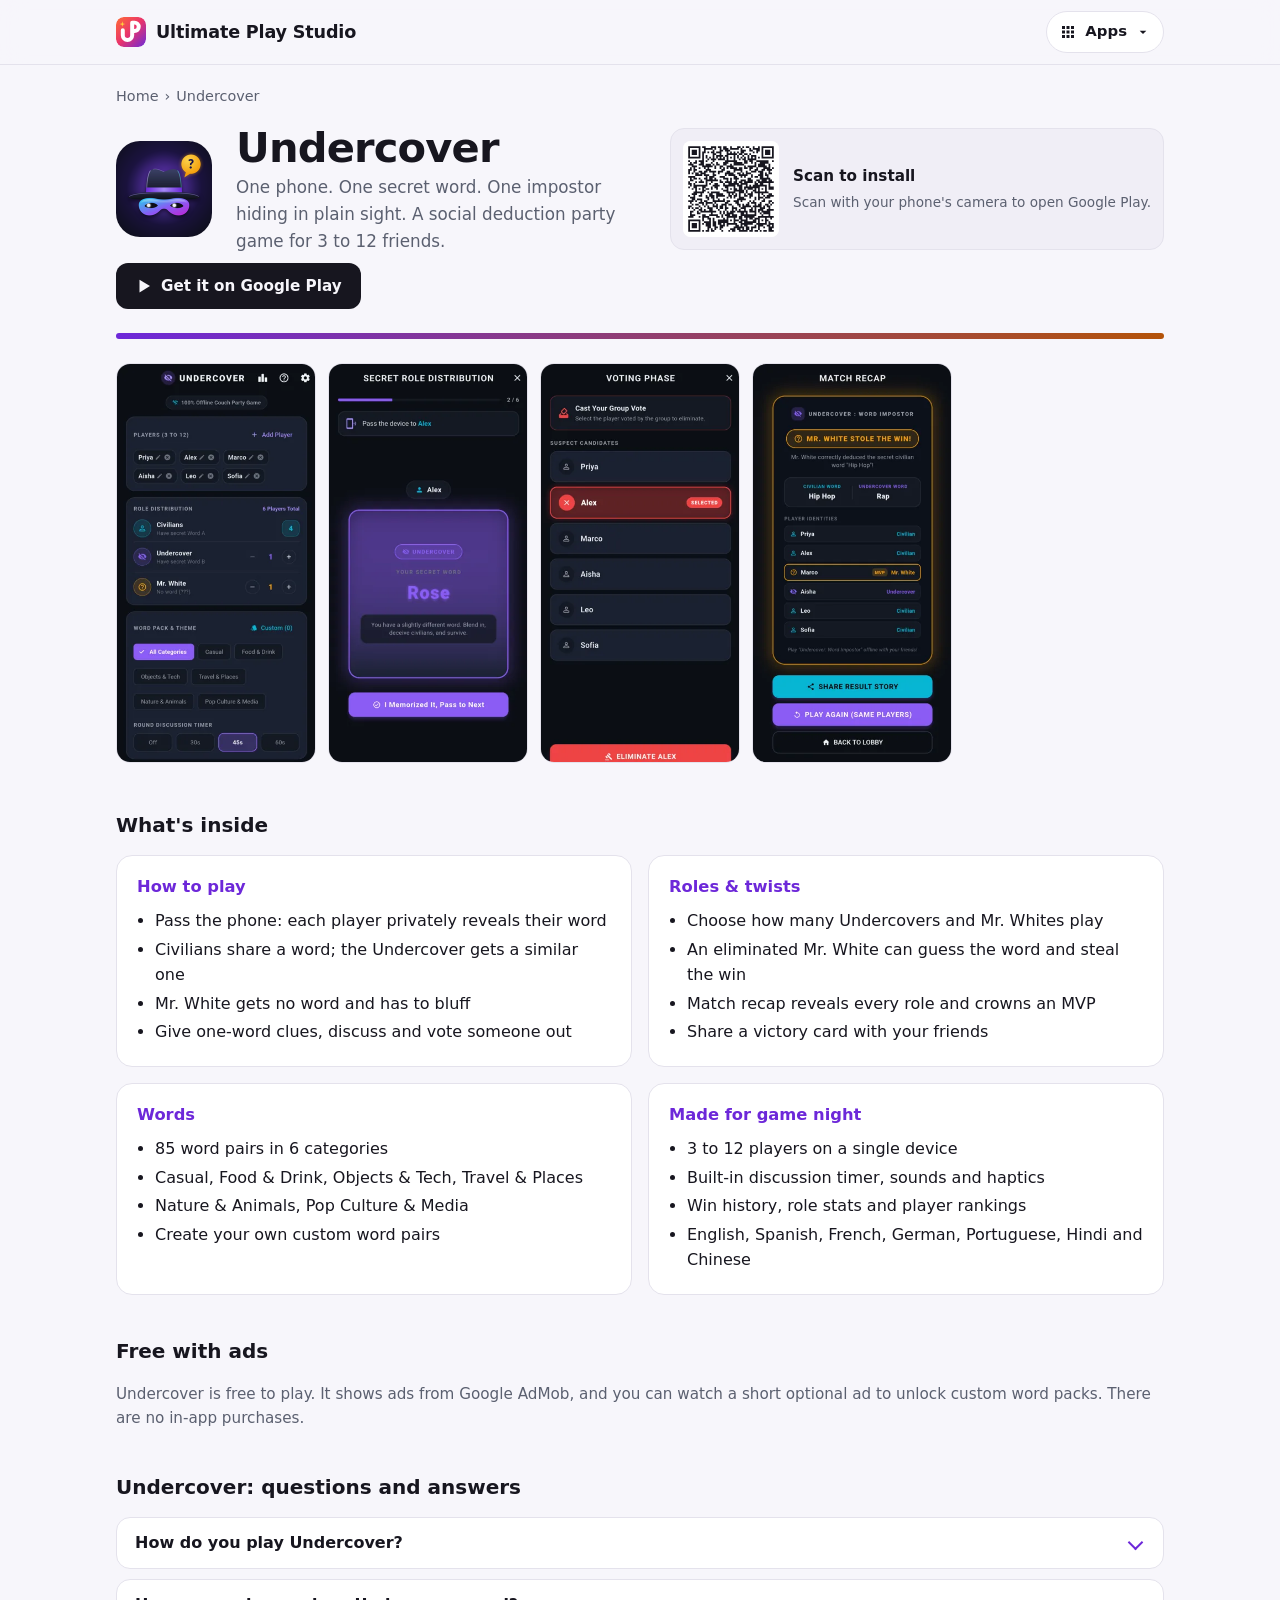
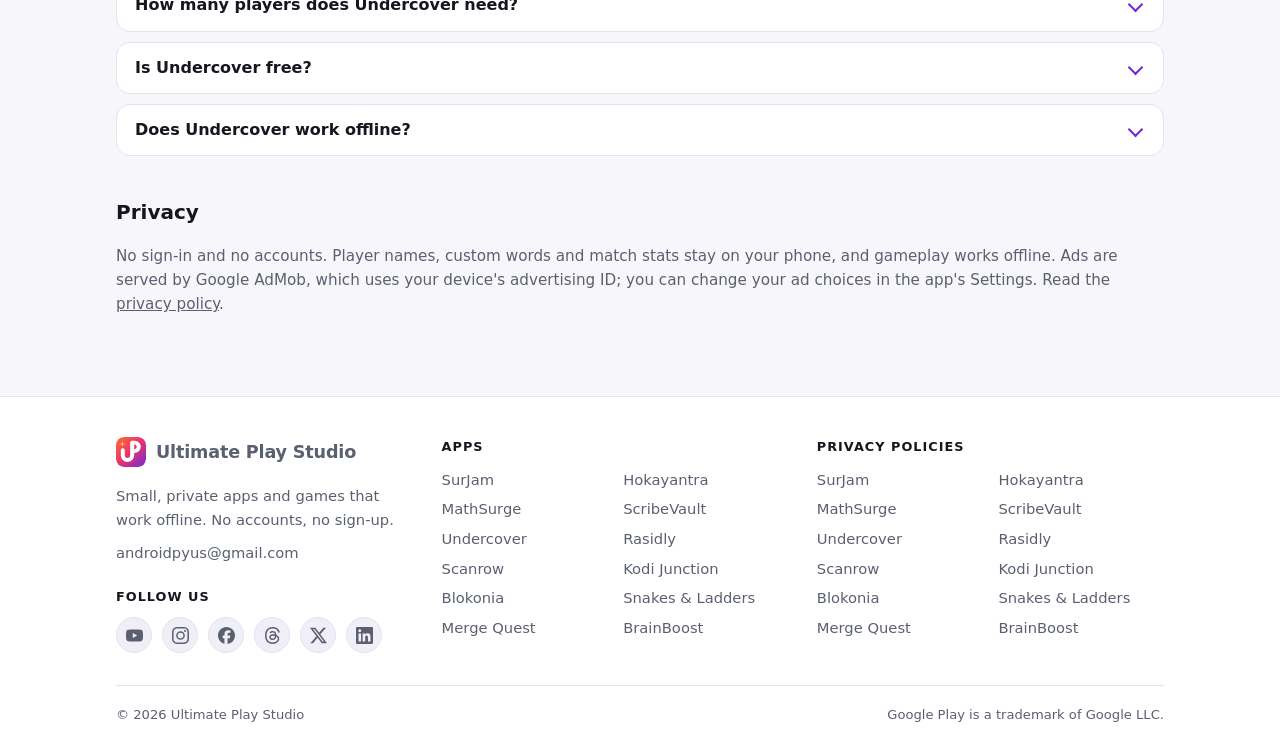
<file: undercover/index.html>
<!doctype html>
<html lang="en">
<head>
  <meta charset="utf-8">
  <meta name="viewport" content="width=device-width, initial-scale=1">
  <title>Undercover: Word Impostor – Party Game for 3 to 12 Players</title>
  <meta name="description" content="Pass-and-play word party game on one phone. Find the impostor with Civilian, Undercover and Mr. White roles, 85 word pairs and custom words. Plays offline.">
  <link rel="icon" type="image/png" href="../assets/undercover-icon.png">
  <!-- seo -->
  <link rel="canonical" href="https://ultimateplaystudio.com/undercover/">
  <meta name="theme-color" content="#f7f6fb" media="(prefers-color-scheme: light)">
  <meta name="theme-color" content="#0f0e17" media="(prefers-color-scheme: dark)">
  <link rel="apple-touch-icon" href="../assets/apple-touch-icon.png">
  <meta property="og:type" content="website">
  <meta property="og:site_name" content="Ultimate Play Studio">
  <meta property="og:locale" content="en_US">
  <meta property="og:title" content="Undercover: Word Impostor – Party Game for 3 to 12 Players">
  <meta property="og:description" content="Pass-and-play word party game on one phone. Find the impostor with Civilian, Undercover and Mr. White roles, 85 word pairs and custom words. Plays offline.">
  <meta property="og:url" content="https://ultimateplaystudio.com/undercover/">
  <meta property="og:image" content="https://ultimateplaystudio.com/assets/og/undercover.png">
  <meta property="og:image:width" content="1200">
  <meta property="og:image:height" content="630">
  <meta name="twitter:card" content="summary_large_image">
  <script type="application/ld+json">
{
  "@context": "https://schema.org",
  "@graph": [
    {
      "@type": "Organization",
      "@id": "https://ultimateplaystudio.com/#organization",
      "name": "Ultimate Play Studio",
      "url": "https://ultimateplaystudio.com/",
      "logo": "https://ultimateplaystudio.com/assets/logo-512.png",
      "email": "androidpyus@gmail.com",
      "sameAs": [
        "https://www.youtube.com/@ultimateplaystudio",
        "https://www.instagram.com/ultimateplaystudio/",
        "https://www.facebook.com/ultimateplaystudio",
        "https://www.threads.net/@ultimateplaystudio",
        "https://x.com/UltPlayStudio",
        "https://www.linkedin.com/company/ultimateplaystudio"
      ]
    },
    {
      "@type": "MobileApplication",
      "@id": "https://ultimateplaystudio.com/undercover/#app",
      "name": "Undercover",
      "url": "https://ultimateplaystudio.com/undercover/",
      "description": "Pass-and-play word party game on one phone. Find the impostor with Civilian, Undercover and Mr. White roles, 85 word pairs and custom words. Plays offline.",
      "operatingSystem": "Android",
      "applicationCategory": "GameApplication",
      "genre": "Party game",
      "image": "https://ultimateplaystudio.com/assets/undercover-icon.png",
      "screenshot": [
        "https://ultimateplaystudio.com/assets/undercover-1.webp",
        "https://ultimateplaystudio.com/assets/undercover-2.webp",
        "https://ultimateplaystudio.com/assets/undercover-3.webp",
        "https://ultimateplaystudio.com/assets/undercover-4.webp"
      ],
      "installUrl": "https://play.google.com/store/apps/details?id=com.undercoverimpostor.app",
      "sameAs": [
        "https://play.google.com/store/apps/details?id=com.undercoverimpostor.app"
      ],
      "offers": {
        "@type": "Offer",
        "price": "0",
        "priceCurrency": "USD"
      },
      "publisher": {
        "@id": "https://ultimateplaystudio.com/#organization"
      },
      "author": {
        "@id": "https://ultimateplaystudio.com/#organization"
      }
    },
    {
      "@type": "BreadcrumbList",
      "itemListElement": [
        {
          "@type": "ListItem",
          "position": 1,
          "name": "Home",
          "item": "https://ultimateplaystudio.com/"
        },
        {
          "@type": "ListItem",
          "position": 2,
          "name": "Undercover",
          "item": "https://ultimateplaystudio.com/undercover/"
        }
      ]
    },
    {
      "@type": "FAQPage",
      "mainEntity": [
        {
          "@type": "Question",
          "name": "How do you play Undercover?",
          "acceptedAnswer": {
            "@type": "Answer",
            "text": "Pass the phone so each player privately sees their word. Civilians share a word, the Undercover gets a similar one, and Mr. White gets no word and has to bluff. Give one-word clues, discuss and vote someone out."
          }
        },
        {
          "@type": "Question",
          "name": "How many players does Undercover need?",
          "acceptedAnswer": {
            "@type": "Answer",
            "text": "Undercover is for 3 to 12 players on a single device."
          }
        },
        {
          "@type": "Question",
          "name": "Is Undercover free?",
          "acceptedAnswer": {
            "@type": "Answer",
            "text": "Yes. Undercover is free to play with ads from Google AdMob. You can watch a short optional ad to unlock custom word packs, and there are no in-app purchases."
          }
        },
        {
          "@type": "Question",
          "name": "Does Undercover work offline?",
          "acceptedAnswer": {
            "@type": "Answer",
            "text": "Yes. Gameplay works offline and there is no sign-in or account. Player names, custom words and match stats stay on your phone."
          }
        }
      ]
    }
  ]
}
  </script>
  <!-- /seo -->
  <link rel="stylesheet" href="../assets/style.css">
</head>
<body class="undercover">
  <a class="skip-link" href="#main">Skip to content</a>
  <header class="site-header">
    <div class="wrap">
      <a class="brand" href="../"><img class="brand-mark" src="../assets/logo.svg" alt="" width="30" height="30">Ultimate Play Studio</a>
      <details class="apps-menu">
        <summary><svg viewBox="0 0 24 24" width="18" height="18" aria-hidden="true"><path fill="currentColor" d="M4 4h4v4H4zm6 0h4v4h-4zm6 0h4v4h-4zM4 10h4v4H4zm6 0h4v4h-4zm6 0h4v4h-4zM4 16h4v4H4zm6 0h4v4h-4zm6 0h4v4h-4z"/></svg><span>Apps</span><svg class="apps-chevron" viewBox="0 0 24 24" width="16" height="16" aria-hidden="true"><path fill="currentColor" d="M7 10l5 5 5-5z"/></svg></summary>
        <nav class="apps-panel" aria-label="Apps">
          <a href="../surjam/"><img src="../assets/surjam-icon.png" alt="" width="32" height="32" loading="lazy"><span>SurJam</span></a>
          <a href="../hokayantra/"><img src="../assets/hokayantra-icon.png" alt="" width="32" height="32" loading="lazy"><span>Hokayantra</span></a>
          <a href="../mathsurge/"><img src="../assets/mathsurge-icon.png" alt="" width="32" height="32" loading="lazy"><span>MathSurge</span></a>
          <a href="../scribevault/"><img src="../assets/scribevault-icon.png" alt="" width="32" height="32" loading="lazy"><span>ScribeVault</span></a>
          <a href="./" aria-current="page"><img src="../assets/undercover-icon.png" alt="" width="32" height="32" loading="lazy"><span>Undercover</span></a>
          <a href="../rasidly/"><img src="../assets/rasidly-icon.png" alt="" width="32" height="32" loading="lazy"><span>Rasidly</span></a>
          <a href="../scanrow/"><img src="../assets/scanrow-icon.png" alt="" width="32" height="32" loading="lazy"><span>Scanrow</span></a>
          <a href="../kodijunction/"><img src="../assets/kodijunction-icon.png" alt="" width="32" height="32" loading="lazy"><span>Kodi Junction</span></a>
          <a href="../blokonia/"><img src="../assets/blokonia-icon.png" alt="" width="32" height="32" loading="lazy"><span>Blokonia</span></a>
          <a href="../snakesladders/"><img src="../assets/snakesladders-icon.png" alt="" width="32" height="32" loading="lazy"><span>Snakes &amp; Ladders</span></a>
          <a href="../mergequest/"><img src="../assets/mergequest-icon.png" alt="" width="32" height="32" loading="lazy"><span>Merge Quest</span></a>
          <a href="../brainboost/"><img src="../assets/brainboost-icon.png" alt="" width="32" height="32" loading="lazy"><span>BrainBoost</span></a>
        </nav>
      </details>
      <script src="../assets/site.js" defer></script>
    </div>
  </header>

  <main id="main" class="wrap">
    <!-- seo:breadcrumb -->
    <nav class="breadcrumb" aria-label="Breadcrumb">
      <ol><li><a href="../">Home</a></li><li><span aria-current="page">Undercover</span></li></ol>
    </nav>
    <!-- /seo:breadcrumb -->
    <section class="app-hero">
      <img src="../assets/undercover-icon.png" alt="Undercover app icon" width="96" height="96">
      <div class="app-hero-text">
        <h1>Undercover</h1>
        <p class="tagline">One phone. One secret word. One impostor hiding in plain sight. A social deduction party game for 3 to 12 friends.</p>
      </div>
      <div class="qr">
        <img src="../assets/qr-undercover.svg" alt="QR code that opens Undercover on Google Play" width="96" height="96" loading="lazy" decoding="async">
        <div><strong>Scan to install</strong><span>Scan with your phone's camera to open Google Play.</span></div>
      </div>
    </section>
    <div class="card-actions">
      <a class="btn btn-play" href="https://play.google.com/store/apps/details?id=com.undercoverimpostor.app">
        <svg viewBox="0 0 24 24" aria-hidden="true"><path fill="currentColor" d="M6 3.5v17l14-8.5z"/></svg>
        Get it on Google Play
      </a>
    </div>
    <div class="accent-bar" role="presentation"></div>

    <section class="page-shots" aria-label="Screenshots">
      <div class="shots">
        <img src="../assets/undercover-1.webp" alt="Undercover lobby with six players and role counts" width="360" height="720">
        <img src="../assets/undercover-2.webp" alt="Secret word card revealing the Undercover's word" width="360" height="720" loading="lazy" decoding="async">
        <img src="../assets/undercover-3.webp" alt="Voting screen with one player selected for elimination" width="360" height="720" loading="lazy" decoding="async">
        <img src="../assets/undercover-4.webp" alt="Match recap showing Mr. White stole the win" width="360" height="720" loading="lazy" decoding="async">
      </div>
    </section>

    <section class="section">
      <h2>What's inside</h2>
      <div class="grid-2">
        <div class="box">
          <h3>How to play</h3>
          <ul>
            <li>Pass the phone: each player privately reveals their word</li>
            <li>Civilians share a word; the Undercover gets a similar one</li>
            <li>Mr. White gets no word and has to bluff</li>
            <li>Give one-word clues, discuss and vote someone out</li>
          </ul>
        </div>
        <div class="box">
          <h3>Roles &amp; twists</h3>
          <ul>
            <li>Choose how many Undercovers and Mr. Whites play</li>
            <li>An eliminated Mr. White can guess the word and steal the win</li>
            <li>Match recap reveals every role and crowns an MVP</li>
            <li>Share a victory card with your friends</li>
          </ul>
        </div>
        <div class="box">
          <h3>Words</h3>
          <ul>
            <li>85 word pairs in 6 categories</li>
            <li>Casual, Food &amp; Drink, Objects &amp; Tech, Travel &amp; Places</li>
            <li>Nature &amp; Animals, Pop Culture &amp; Media</li>
            <li>Create your own custom word pairs</li>
          </ul>
        </div>
        <div class="box">
          <h3>Made for game night</h3>
          <ul>
            <li>3 to 12 players on a single device</li>
            <li>Built-in discussion timer, sounds and haptics</li>
            <li>Win history, role stats and player rankings</li>
            <li>English, Spanish, French, German, Portuguese, Hindi and Chinese</li>
          </ul>
        </div>
      </div>
    </section>

    <section class="section">
      <h2>Free with ads</h2>
      <p class="note">Undercover is free to play. It shows ads from Google AdMob, and you can watch a short optional ad to unlock custom word packs. There are no in-app purchases.</p>
    </section>

    <!-- seo:faq -->
    <section class="section" aria-labelledby="faq-title">
      <h2 id="faq-title">Undercover: questions and answers</h2>
      <div class="faq">
        <details>
          <summary>How do you play Undercover?</summary>
          <p>Pass the phone so each player privately sees their word. Civilians share a word, the Undercover gets a similar one, and Mr. White gets no word and has to bluff. Give one-word clues, discuss and vote someone out.</p>
        </details>
        <details>
          <summary>How many players does Undercover need?</summary>
          <p>Undercover is for 3 to 12 players on a single device.</p>
        </details>
        <details>
          <summary>Is Undercover free?</summary>
          <p>Yes. Undercover is free to play with ads from Google AdMob. You can watch a short optional ad to unlock custom word packs, and there are no in-app purchases.</p>
        </details>
        <details>
          <summary>Does Undercover work offline?</summary>
          <p>Yes. Gameplay works offline and there is no sign-in or account. Player names, custom words and match stats stay on your phone.</p>
        </details>
      </div>
    </section>
    <!-- /seo:faq -->
    <section class="section">
      <h2>Privacy</h2>
      <p class="note">No sign-in and no accounts. Player names, custom words and match stats stay on your phone, and gameplay works offline. Ads are served by Google AdMob, which uses your device's advertising ID; you can change your ad choices in the app's Settings. Read the <a href="https://ultimateplaystudio.com/undercover-word-imposter-privacy/">privacy policy</a>.</p>
    </section>
  </main>

  <footer class="site-footer">
    <div class="wrap">
      <div class="footer-grid">
        <div class="footer-about">
          <a class="brand" href="../"><img class="brand-mark" src="../assets/logo.svg" alt="" width="30" height="30">Ultimate Play Studio</a>
          <p>Small, private apps and games that work offline. No accounts, no sign-up.</p>
          <p><a href="mailto:androidpyus@gmail.com">androidpyus@gmail.com</a></p>
          <p class="social-label">Follow us</p>
          <ul class="social" aria-label="Ultimate Play Studio on social media">
            <li><a href="https://www.youtube.com/@ultimateplaystudio" rel="me noopener" aria-label="YouTube" title="YouTube"><svg viewBox="0 0 24 24" width="20" height="20" aria-hidden="true"><path fill="currentColor" d="M23.498 6.186a3.016 3.016 0 0 0-2.122-2.136C19.505 3.545 12 3.545 12 3.545s-7.505 0-9.377.505A3.017 3.017 0 0 0 .502 6.186C0 8.07 0 12 0 12s0 3.93.502 5.814a3.016 3.016 0 0 0 2.122 2.136c1.871.505 9.376.505 9.376.505s7.505 0 9.377-.505a3.015 3.015 0 0 0 2.122-2.136C24 15.93 24 12 24 12s0-3.93-.502-5.814zM9.545 15.568V8.432L15.818 12l-6.273 3.568z"/></svg></a></li>
            <li><a href="https://www.instagram.com/ultimateplaystudio/" rel="me noopener" aria-label="Instagram" title="Instagram"><svg viewBox="0 0 24 24" width="20" height="20" aria-hidden="true"><path fill="currentColor" d="M7.0301.084c-1.2768.0602-2.1487.264-2.911.5634-.7888.3075-1.4575.72-2.1228 1.3877-.6652.6677-1.075 1.3368-1.3802 2.127-.2954.7638-.4956 1.6365-.552 2.914-.0564 1.2775-.0689 1.6882-.0626 4.947.0062 3.2586.0206 3.6671.0825 4.9473.061 1.2765.264 2.1482.5635 2.9107.308.7889.72 1.4573 1.388 2.1228.6679.6655 1.3365 1.0743 2.1285 1.38.7632.295 1.6361.4961 2.9134.552 1.2773.056 1.6884.069 4.9462.0627 3.2578-.0062 3.668-.0207 4.9478-.0814 1.28-.0607 2.147-.2652 2.9098-.5633.7889-.3086 1.4578-.72 2.1228-1.3881.665-.6682 1.0745-1.3378 1.3795-2.1284.2957-.7632.4966-1.636.552-2.9124.056-1.2809.0692-1.6898.063-4.948-.0063-3.2583-.021-3.6668-.0817-4.9465-.0607-1.2797-.264-2.1487-.5633-2.9117-.3084-.7889-.72-1.4568-1.3876-2.1228C21.2982 1.33 20.628.9208 19.8378.6165 19.074.321 18.2017.1197 16.9244.0645 15.6471.0093 15.236-.005 11.977.0014 8.718.0076 8.31.0215 7.0301.0839m.1402 21.6932c-1.17-.0509-1.8053-.2453-2.2287-.408-.5606-.216-.96-.4771-1.3819-.895-.422-.4178-.6811-.8186-.9-1.378-.1644-.4234-.3624-1.058-.4171-2.228-.0595-1.2645-.072-1.6442-.079-4.848-.007-3.2037.0053-3.583.0607-4.848.05-1.169.2456-1.805.408-2.2282.216-.5613.4762-.96.895-1.3816.4188-.4217.8184-.6814 1.3783-.9003.423-.1651 1.0575-.3614 2.227-.4171 1.2655-.06 1.6447-.072 4.848-.079 3.2033-.007 3.5835.005 4.8495.0608 1.169.0508 1.8053.2445 2.228.408.5608.216.96.4754 1.3816.895.4217.4194.6816.8176.9005 1.3787.1653.4217.3617 1.056.4169 2.2263.0602 1.2655.0739 1.645.0796 4.848.0058 3.203-.0055 3.5834-.061 4.848-.051 1.17-.245 1.8055-.408 2.2294-.216.5604-.4763.96-.8954 1.3814-.419.4215-.8181.6811-1.3783.9-.4224.1649-1.0577.3617-2.2262.4174-1.2656.0595-1.6448.072-4.8493.079-3.2045.007-3.5825-.006-4.848-.0608M16.953 5.5864A1.44 1.44 0 1 0 18.39 4.144a1.44 1.44 0 0 0-1.437 1.4424M5.8385 12.012c.0067 3.4032 2.7706 6.1557 6.173 6.1493 3.4026-.0065 6.157-2.7701 6.1506-6.1733-.0065-3.4032-2.771-6.1565-6.174-6.1498-3.403.0067-6.156 2.771-6.1496 6.1738M8 12.0077a4 4 0 1 1 4.008 3.9921A3.9996 3.9996 0 0 1 8 12.0077"/></svg></a></li>
            <li><a href="https://www.facebook.com/ultimateplaystudio" rel="me noopener" aria-label="Facebook" title="Facebook"><svg viewBox="0 0 24 24" width="20" height="20" aria-hidden="true"><path fill="currentColor" d="M9.101 23.691v-7.98H6.627v-3.667h2.474v-1.58c0-4.085 1.848-5.978 5.858-5.978.401 0 .955.042 1.468.103a8.68 8.68 0 0 1 1.141.195v3.325a8.623 8.623 0 0 0-.653-.036 26.805 26.805 0 0 0-.733-.009c-.707 0-1.259.096-1.675.309a1.686 1.686 0 0 0-.679.622c-.258.42-.374.995-.374 1.752v1.297h3.919l-.386 2.103-.287 1.564h-3.246v8.245C19.396 23.238 24 18.179 24 12.044c0-6.627-5.373-12-12-12s-12 5.373-12 12c0 5.628 3.874 10.35 9.101 11.647Z"/></svg></a></li>
            <li><a href="https://www.threads.net/@ultimateplaystudio" rel="me noopener" aria-label="Threads" title="Threads"><svg viewBox="0 0 24 24" width="20" height="20" aria-hidden="true"><path fill="currentColor" d="M12.186 24h-.007c-3.581-.024-6.334-1.205-8.184-3.509C2.35 18.44 1.5 15.586 1.472 12.01v-.017c.03-3.579.879-6.43 2.525-8.482C5.845 1.205 8.6.024 12.18 0h.014c2.746.02 5.043.725 6.826 2.098 1.677 1.29 2.858 3.13 3.509 5.467l-2.04.569c-1.104-3.96-3.898-5.984-8.304-6.015-2.91.022-5.11.936-6.54 2.717C4.307 6.504 3.616 8.914 3.589 12c.027 3.086.718 5.496 2.057 7.164 1.43 1.783 3.631 2.698 6.54 2.717 2.623-.02 4.358-.631 5.8-2.045 1.647-1.613 1.618-3.593 1.09-4.798-.31-.71-.873-1.3-1.634-1.75-.192 1.352-.622 2.446-1.284 3.272-.886 1.102-2.14 1.704-3.73 1.79-1.202.065-2.361-.218-3.259-.801-1.063-.689-1.685-1.74-1.752-2.964-.065-1.19.408-2.285 1.33-3.082.88-.76 2.119-1.207 3.583-1.291a13.853 13.853 0 0 1 3.02.142c-.126-.742-.375-1.332-.75-1.757-.513-.586-1.308-.883-2.359-.89h-.029c-.844 0-1.992.232-2.721 1.32L7.734 7.847c.98-1.454 2.568-2.256 4.478-2.256h.044c3.194.02 5.097 1.975 5.287 5.388.108.046.216.094.321.142 1.49.7 2.58 1.761 3.154 3.07.797 1.82.871 4.79-1.548 7.158-1.85 1.81-4.094 2.628-7.277 2.65Zm1.003-11.69c-.242 0-.487.007-.739.021-1.836.103-2.98.946-2.916 2.143.067 1.256 1.452 1.839 2.784 1.767 1.224-.065 2.818-.543 3.086-3.71a10.5 10.5 0 0 0-2.215-.221z"/></svg></a></li>
            <li><a href="https://x.com/UltPlayStudio" rel="me noopener" aria-label="X" title="X"><svg viewBox="0 0 24 24" width="20" height="20" aria-hidden="true"><path fill="currentColor" d="M18.901 1.153h3.68l-8.04 9.19L24 22.846h-7.406l-5.8-7.584-6.638 7.584H.474l8.6-9.83L0 1.154h7.594l5.243 6.932ZM17.61 20.644h2.039L6.486 3.24H4.298Z"/></svg></a></li>
            <li><a href="https://www.linkedin.com/company/ultimateplaystudio" rel="me noopener" aria-label="LinkedIn" title="LinkedIn"><svg viewBox="0 0 24 24" width="20" height="20" aria-hidden="true"><path fill="currentColor" d="M20.447 20.452h-3.554v-5.569c0-1.328-.027-3.037-1.852-3.037-1.853 0-2.136 1.445-2.136 2.939v5.667H9.351V9h3.414v1.561h.046c.477-.9 1.637-1.85 3.37-1.85 3.601 0 4.267 2.37 4.267 5.455v6.286zM5.337 7.433c-1.144 0-2.063-.926-2.063-2.065 0-1.138.92-2.063 2.063-2.063 1.14 0 2.064.925 2.064 2.063 0 1.139-.925 2.065-2.064 2.065zm1.782 13.019H3.555V9h3.564v11.452zM22.225 0H1.771C.792 0 0 .774 0 1.729v20.542C0 23.227.792 24 1.771 24h20.451C23.2 24 24 23.227 24 22.271V1.729C24 .774 23.2 0 22.222 0h.003z"/></svg></a></li>
          </ul>
        </div>
        <nav aria-label="Apps">
          <h2>Apps</h2>
          <ul>
            <li><a href="../surjam/">SurJam</a></li>
            <li><a href="../hokayantra/">Hokayantra</a></li>
            <li><a href="../mathsurge/">MathSurge</a></li>
            <li><a href="../scribevault/">ScribeVault</a></li>
            <li><a href="./">Undercover</a></li>
            <li><a href="../rasidly/">Rasidly</a></li>
            <li><a href="../scanrow/">Scanrow</a></li>
            <li><a href="../kodijunction/">Kodi Junction</a></li>
            <li><a href="../blokonia/">Blokonia</a></li>
            <li><a href="../snakesladders/">Snakes &amp; Ladders</a></li>
            <li><a href="../mergequest/">Merge Quest</a></li>
            <li><a href="../brainboost/">BrainBoost</a></li>
          </ul>
        </nav>
        <nav aria-label="Privacy policies">
          <h2>Privacy policies</h2>
          <ul>
            <li><a href="https://ultimateplaystudio.com/surjam-privacy/">SurJam</a></li>
            <li><a href="https://ultimateplaystudio.com/hokayantra-privacy/">Hokayantra</a></li>
            <li><a href="https://ultimateplaystudio.com/mathsurge-privacy/">MathSurge</a></li>
            <li><a href="https://ultimateplaystudio.com/scribevault-privacy/">ScribeVault</a></li>
            <li><a href="https://ultimateplaystudio.com/undercover-word-imposter-privacy/">Undercover</a></li>
            <li><a href="https://ultimateplaystudio.com/rasidly-privacy/">Rasidly</a></li>
            <li><a href="https://ultimateplaystudio.com/scanrow-site/privacy/">Scanrow</a></li>
            <li><a href="https://kodijunction.com/privacy.html">Kodi Junction</a></li>
            <li><a href="https://ultimateplaystudio.com/blokonia-site/privacy.html">Blokonia</a></li>
            <li><a href="https://ultimateplaystudio.com/snakes-ladders-privacy/">Snakes &amp; Ladders</a></li>
            <li><a href="https://ultimateplaystudio.com/mergequest-site/privacy.html">Merge Quest</a></li>
            <li><a href="https://ultimateplaystudio.com/brainboost-privacy/">BrainBoost</a></li>
          </ul>
        </nav>
      </div>
      <div class="footer-bottom">
        <span>© 2026 Ultimate Play Studio</span>
        <span>Google Play is a trademark of Google LLC.</span>
      </div>
    </div>
  </footer>
</body>
</html>
</file>
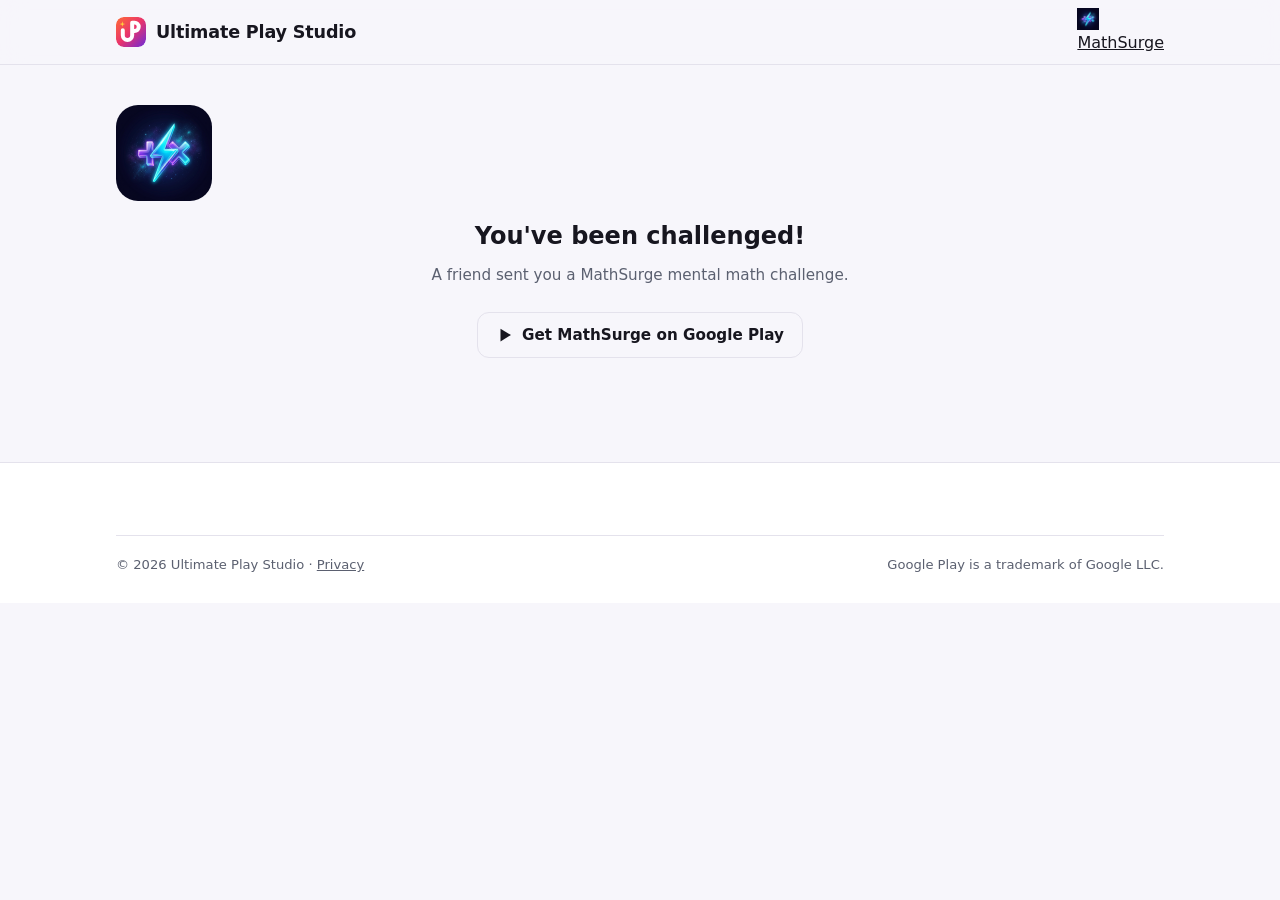
<file: mathsurge/c/index.html>
<!doctype html>
<html lang="en">
<head>
  <meta charset="utf-8">
  <meta name="viewport" content="width=device-width, initial-scale=1">
  <title>MathSurge Challenge</title>
  <meta name="description" content="A friend sent you a MathSurge mental math challenge. Open it in the app or get MathSurge free on Google Play.">
  <meta name="robots" content="noindex">
  <link rel="icon" type="image/png" href="../../assets/mathsurge-icon.png">
  <link rel="apple-touch-icon" href="../../assets/apple-touch-icon.png">
  <link rel="stylesheet" href="../../assets/style.css">
  <style>
    .challenge { text-align: center; padding: 40px 0 24px; }
    .challenge img { border-radius: 22px; }
    .challenge h1 { margin: 16px 0 8px; }
    .challenge .tagline { margin: 0 auto 24px; max-width: 34em; }
    .challenge .card-actions { justify-content: center; flex-wrap: wrap; }
    .code-box { margin: 28px auto 0; max-width: 34em; text-align: left; }
    .code-box code {
      display: block; padding: 10px 12px; border-radius: 10px; overflow-wrap: anywhere;
      font-size: 12px; background: rgba(127, 127, 127, 0.12); max-height: 6.5em; overflow: auto;
    }
    .code-box .btn { margin-top: 10px; }
    [hidden] { display: none !important; }
  </style>
</head>
<body class="mathsurge">
  <a class="skip-link" href="#main">Skip to content</a>
  <header class="site-header">
    <div class="wrap">
      <a class="brand" href="../../"><img class="brand-mark" src="../../assets/logo.svg" alt="" width="30" height="30">Ultimate Play Studio</a>
      <nav class="site-nav" aria-label="Apps">
        <a href="../"><img src="../../assets/mathsurge-icon.png" alt="" width="22" height="22"><span>MathSurge</span></a>
      </nav>
    </div>
  </header>

  <main id="main" class="wrap">
    <section class="challenge">
      <img src="../../assets/mathsurge-icon.png" alt="MathSurge app icon" width="96" height="96">
      <h1 id="title">You've been challenged!</h1>
      <p class="tagline" id="detail">A friend sent you a MathSurge mental math challenge.</p>

      <div class="card-actions">
        <a class="btn btn-play" id="open" href="#" hidden>Open in MathSurge</a>
        <a class="btn btn-ghost" id="install" href="https://play.google.com/store/apps/details?id=com.mathsurge.app&amp;referrer=utm_source%3Dmathsurge%26utm_medium%3Dchallenge_link">
          <svg viewBox="0 0 24 24" aria-hidden="true" width="18" height="18"><path fill="currentColor" d="M6 3.5v17l14-8.5z"/></svg>
          Get MathSurge on Google Play
        </a>
      </div>

      <div class="code-box" id="code-box" hidden>
        <p class="note">Already have MathSurge? If it doesn't open by itself, copy this code and paste it into
          <strong id="where">Arenas › Ghost Battle</strong>.</p>
        <code id="code"></code>
        <button class="btn btn-ghost" id="copy" type="button">Copy code</button>
      </div>
    </section>
  </main>

  <footer class="site-footer">
    <div class="wrap">
      <div class="footer-bottom">
        <span>© 2026 Ultimate Play Studio · <a href="https://ultimateplaystudio.com/mathsurge-privacy/">Privacy</a></span>
        <span>Google Play is a trademark of Google LLC.</span>
      </div>
    </div>
  </footer>

  <script>
    // The challenge code is in the URL fragment (#SURGE-...), so it never
    // reaches the server. Everything below runs only in the visitor's browser
    // and writes with textContent, never as HTML.
    (function () {
      var raw = decodeURIComponent((location.hash || '').slice(1));
      var match = raw.match(/SURGE-[A-Za-z0-9_\-=]+/);
      if (!match) return;
      var code = match[0];
      var isAssignment = code.indexOf('SURGE-ASSIGN-') === 0;

      function decode(b64) {
        try {
          var s = b64.replace(/-/g, '+').replace(/_/g, '/');
          while (s.length % 4) s += '=';
          var bytes = atob(s);
          var utf8 = decodeURIComponent(Array.prototype.map.call(bytes, function (c) {
            return '%' + ('00' + c.charCodeAt(0).toString(16)).slice(-2);
          }).join(''));
          return JSON.parse(utf8);
        } catch (e) {
          return null;
        }
      }

      var data = decode(code.replace(isAssignment ? 'SURGE-ASSIGN-' : 'SURGE-', ''));
      var title = document.getElementById('title');
      var detail = document.getElementById('detail');
      if (isAssignment) {
        title.textContent = (data && data.t) ? data.t : 'Math challenge';
        detail.textContent = (data && data.a ? data.a + ' sent you' : 'You got') +
          ' a MathSurge challenge' + (data && data.q ? ' with ' + data.q + ' questions' : '') + '.';
        document.getElementById('where').textContent = 'Arenas › Custom Challenge › Take assignment';
      } else if (data) {
        title.textContent = 'Race ' + (data.cn || 'a friend') + "'s ghost";
        detail.textContent = (data.cn || 'Your friend') + ' scored ' + (data.cs != null ? data.cs : '?') +
          ' points on ' + (data.qc || 'a set of') + ' questions. Same questions, same clock: can you beat them?';
      }

      document.getElementById('code').textContent = code;
      document.getElementById('code-box').hidden = false;

      // Android: open the app with this challenge, or go to Play if it isn't installed.
      if (/Android/i.test(navigator.userAgent)) {
        var play = document.getElementById('install').href;
        var open = document.getElementById('open');
        // Keep pyush.github.io here: installed MathSurge versions only handle that host.
        // Switch to ultimateplaystudio.com once a MathSurge release with the new host is widely installed.
        open.href = 'intent://pyush.github.io/mathsurge/c/?code=' + encodeURIComponent(code) +
          '#Intent;scheme=https;package=com.mathsurge.app;S.browser_fallback_url=' +
          encodeURIComponent(play) + ';end';
        open.hidden = false;
      }

      var copy = document.getElementById('copy');
      copy.addEventListener('click', function () {
        var done = function () { copy.textContent = 'Copied!'; };
        if (navigator.clipboard) {
          navigator.clipboard.writeText(code).then(done, function () {});
        }
      });
    })();
  </script>
</body>
</html>
</file>
<file: assets/style.css>
:root {
  --bg: #f7f6fb;
  --surface: #ffffff;
  --text: #17161f;
  --muted: #5b6070;
  --rule: #e4e2ec;
  --chip: #f0eef6;
  --header-bg: rgb(247 246 251 / 82%);
  --surjam: #d9480f;
  --surjam-2: #c2255c;
  --hokayantra: #1f3a8a;
  --hokayantra-2: #f2622e;
  --mathsurge: #0e7490;
  --mathsurge-2: #7c3aed;
  --scribevault: #4f46e5;
  --scribevault-2: #0891b2;
  --undercover: #6d28d9;
  --undercover-2: #b45309;
  --rasidly: #047857;
  --rasidly-2: #0f766e;
  --scanrow: #134e4a;
  --scanrow-2: #0d9488;
  --kodijunction: #9f1239;
  --kodijunction-2: #b45309;
  --blokonia: #0369a1;
  --blokonia-2: #7c3aed;
  --snakesladders: #1e40af;
  --snakesladders-2: #a16207;
  --mergequest: #6d28d9;
  --mergequest-2: #b45309;
  --brainboost: #4f46e5;
  --brainboost-2: #be123c;
  --shadow: 0 1px 2px rgb(20 18 40 / 6%), 0 8px 24px rgb(20 18 40 / 6%);
}
@media (prefers-color-scheme: dark) {
  :root:not([data-theme="light"]) {
    --bg: #0f0e17;
    --surface: #1a1926;
    --text: #f4f3fa;
    --muted: #a3a8b8;
    --rule: #2d2b3d;
    --chip: #24223a;
    --header-bg: rgb(15 14 23 / 82%);
    --surjam: #ff8a3d;
    --surjam-2: #f0507f;
    --hokayantra: #8fa8ff;
    --hokayantra-2: #ff8a5c;
    --mathsurge: #22d3ee;
    --mathsurge-2: #a78bfa;
  --scribevault: #818cf8;
  --scribevault-2: #22d3ee;
  --undercover: #a78bfa;
  --undercover-2: #fbbf24;
  --rasidly: #34d399;
  --rasidly-2: #5eead4;
  --scanrow: #2dd4bf;
  --scanrow-2: #99f6e4;
  --kodijunction: #fb7185;
  --kodijunction-2: #fbbf24;
  --blokonia: #38bdf8;
  --blokonia-2: #c084fc;
  --snakesladders: #93c5fd;
  --snakesladders-2: #fcd34d;
  --mergequest: #c4b5fd;
  --mergequest-2: #fcd34d;
  --brainboost: #a5b4fc;
  --brainboost-2: #fda4af;
    --shadow: none;
  }
}
:root[data-theme="dark"] {
  --bg: #0f0e17;
  --surface: #1a1926;
  --text: #f4f3fa;
  --muted: #a3a8b8;
  --rule: #2d2b3d;
  --chip: #24223a;
  --header-bg: rgb(15 14 23 / 82%);
  --surjam: #ff8a3d;
  --surjam-2: #f0507f;
  --hokayantra: #8fa8ff;
  --hokayantra-2: #ff8a5c;
  --mathsurge: #22d3ee;
  --mathsurge-2: #a78bfa;
  --scribevault: #818cf8;
  --scribevault-2: #22d3ee;
  --undercover: #a78bfa;
  --undercover-2: #fbbf24;
  --rasidly: #34d399;
  --rasidly-2: #5eead4;
  --scanrow: #2dd4bf;
  --scanrow-2: #99f6e4;
  --kodijunction: #fb7185;
  --kodijunction-2: #fbbf24;
  --blokonia: #38bdf8;
  --blokonia-2: #c084fc;
  --snakesladders: #93c5fd;
  --snakesladders-2: #fcd34d;
  --mergequest: #c4b5fd;
  --mergequest-2: #fcd34d;
  --brainboost: #a5b4fc;
  --brainboost-2: #fda4af;
  --shadow: none;
}

* { box-sizing: border-box; }
html { -webkit-text-size-adjust: 100%; scroll-padding-top: 80px; }
body {
  margin: 0;
  background: var(--bg);
  color: var(--text);
  font: 16px/1.6 system-ui, -apple-system, "Segoe UI", Roboto, "Noto Sans", sans-serif;
}
img { max-width: 100%; display: block; }
a { color: inherit; }
.wrap { max-width: 1080px; margin: 0 auto; padding: 0 16px; }
.skip-link { position: absolute; left: -999px; top: 8px; padding: 8px 12px; border-radius: 8px; background: var(--text); color: var(--bg); z-index: 20; }
.skip-link:focus { left: 16px; }

/* Header */
.site-header {
  position: sticky; top: 0; z-index: 10;
  background: var(--header-bg);
  backdrop-filter: saturate(160%) blur(12px);
  -webkit-backdrop-filter: saturate(160%) blur(12px);
  border-bottom: 1px solid var(--rule);
}
.site-header .wrap { display: flex; align-items: center; justify-content: space-between; gap: 16px; min-height: 64px; }
.brand { display: inline-flex; align-items: center; gap: 10px; font-weight: 800; font-size: 1.1rem; letter-spacing: -0.01em; text-decoration: none; flex: none; }
.brand-mark { width: 30px; height: 30px; border-radius: 8px; display: block; flex: none; }
.apps-menu { position: relative; flex: none; }
.apps-menu summary {
  display: inline-flex; align-items: center; gap: 8px; padding: 8px 12px; border-radius: 999px;
  border: 1px solid var(--rule); background: var(--surface); color: var(--text);
  font-size: 0.93rem; font-weight: 600; cursor: pointer; list-style: none; user-select: none;
}
.apps-menu summary::-webkit-details-marker { display: none; }
.apps-menu summary:hover, .apps-menu[open] summary { background: var(--chip); }
.apps-menu[open] .apps-chevron { transform: rotate(180deg); }
.apps-panel {
  position: absolute; top: calc(100% + 8px); right: 0; z-index: 20;
  width: min(420px, calc(100vw - 32px)); max-height: calc(100vh - 88px); overflow-y: auto;
  display: grid; grid-template-columns: repeat(auto-fill, minmax(170px, 1fr)); gap: 4px; padding: 10px;
  background: var(--surface); border: 1px solid var(--rule); border-radius: 16px;
  box-shadow: 0 12px 32px rgb(20 18 40 / 18%);
}
.apps-panel a {
  display: flex; align-items: center; gap: 10px; padding: 8px 10px; border-radius: 10px;
  color: var(--text); text-decoration: none; font-size: 0.93rem; font-weight: 600;
}
.apps-panel a img { width: 32px; height: 32px; border-radius: 8px; flex: none; }
.apps-panel a:hover, .apps-panel a[aria-current="page"] { background: var(--chip); }

/* Footer */
.site-footer { border-top: 1px solid var(--rule); margin-top: 80px; padding: 40px 0 28px; color: var(--muted); font-size: 0.92rem; background: var(--surface); }
.footer-grid { display: grid; gap: 28px; grid-template-columns: 1.2fr 1.4fr 1.4fr; }
.footer-grid h2 { font-size: 0.8rem; text-transform: uppercase; letter-spacing: 0.08em; color: var(--text); margin: 0 0 10px; }
.footer-grid ul { list-style: none; margin: 0; padding: 0; display: grid; gap: 6px 16px; grid-template-columns: repeat(auto-fill, minmax(110px, 1fr)); }
.footer-grid a { color: var(--muted); text-decoration: none; }
.footer-grid a:hover { color: var(--text); text-decoration: underline; }
.footer-about p { margin: 10px 0 0; max-width: 36ch; }
.footer-bottom { margin-top: 32px; padding-top: 18px; border-top: 1px solid var(--rule); display: flex; flex-wrap: wrap; gap: 6px 20px; justify-content: space-between; font-size: 0.82rem; }

/* Home hero */
.hero { padding: 56px 0 32px; display: grid; gap: 32px; grid-template-columns: 1.1fr 1fr; align-items: center; }
.eyebrow { margin: 0 0 10px; font-size: 0.85rem; font-weight: 700; letter-spacing: 0.08em; text-transform: uppercase; color: var(--muted); }
.hero h1 { font-size: clamp(2.2rem, 6vw, 3.7rem); line-height: 1.06; letter-spacing: -0.03em; margin: 0 0 16px; }
.hero-accent {
  background: linear-gradient(100deg, var(--surjam), var(--mathsurge-2) 60%, var(--mathsurge));
  -webkit-background-clip: text; background-clip: text; color: transparent;
}
.hero-lead { color: var(--muted); font-size: 1.15rem; margin: 0; max-width: 46ch; }
.hero-actions { display: flex; flex-wrap: wrap; gap: 10px; margin-top: 24px; }
.hero-actions svg { width: 18px; height: 18px; }
.pills { display: flex; flex-wrap: wrap; gap: 8px; margin: 22px 0 0; padding: 0; list-style: none; }
.pills li { background: var(--chip); border-radius: 999px; padding: 4px 12px; font-size: 0.85rem; color: var(--muted); }
.hero-phones { position: relative; aspect-ratio: 5 / 4.4; max-width: 460px; width: 100%; justify-self: center; }
.hero-phones::before {
  content: ""; position: absolute; inset: 8% 4%; border-radius: 50%; filter: blur(48px); opacity: 0.28;
  background: linear-gradient(120deg, var(--surjam), var(--mathsurge-2), var(--mathsurge));
}
.phone {
  position: absolute; top: 8%; width: 40%; border-radius: 22px; overflow: hidden; display: block;
  border: 5px solid #17161f; background: #17161f; box-shadow: 0 16px 36px rgb(20 18 40 / 28%);
  transition: transform 0.25s ease;
}
.phone img { width: 100%; height: auto; aspect-ratio: 1 / 2; object-fit: cover; }
.phone-left { left: 2%; transform: rotate(-8deg); }
.phone-right { right: 2%; transform: rotate(8deg); }
.phone-center { left: 30%; top: 0; width: 40%; z-index: 1; }
.phone:hover, .phone:focus-visible { z-index: 2; }
.phone-left:hover, .phone-left:focus-visible { transform: rotate(-4deg) translateY(-8px); }
.phone-right:hover, .phone-right:focus-visible { transform: rotate(4deg) translateY(-8px); }
.phone-center:hover, .phone-center:focus-visible { transform: translateY(-8px); }

/* App list heading and category filters */
.apps-section { padding-top: 16px; }
.apps-heading { display: flex; flex-wrap: wrap; gap: 12px 24px; align-items: center; justify-content: space-between; }
.apps-heading h2, .why h2 { margin: 0; font-size: clamp(1.5rem, 4vw, 2rem); letter-spacing: -0.02em; }
.filters { display: flex; flex-wrap: wrap; gap: 8px; }
.filters[hidden] { display: none; }
.filters button {
  font: inherit; font-size: 0.9rem; font-weight: 600; padding: 6px 14px; border-radius: 999px; cursor: pointer;
  border: 1px solid var(--rule); background: var(--surface); color: var(--muted);
}
.filters button:hover { background: var(--chip); color: var(--text); }
.filters button[aria-pressed="true"] { background: var(--text); border-color: var(--text); color: var(--bg); }
.filters button:focus-visible { outline: 3px solid var(--hokayantra); outline-offset: 2px; }

/* Why these apps */
.why { margin-top: 72px; }
.why-grid { display: grid; gap: 20px; margin-top: 24px; grid-template-columns: repeat(auto-fit, minmax(min(100%, 260px), 1fr)); }
.why-item { background: var(--surface); border: 1px solid var(--rule); border-radius: 20px; padding: 24px; }
.why-item h3 { margin: 14px 0 6px; font-size: 1.1rem; }
.why-item p { margin: 0; color: var(--muted); }
.why-icon { display: grid; place-items: center; width: 44px; height: 44px; border-radius: 12px; color: #fff; background: linear-gradient(135deg, var(--surjam), var(--mathsurge-2)); }
.why-icon svg { width: 24px; height: 24px; }

/* Closing call to action */
.cta {
  margin-top: 40px; padding: 28px 32px; border-radius: 20px; background: var(--chip); border: 1px solid var(--rule);
  display: flex; flex-wrap: wrap; gap: 16px 24px; align-items: center; justify-content: space-between;
}
.cta h2 { margin: 0; font-size: 1.35rem; letter-spacing: -0.01em; }
.cta p { margin: 4px 0 0; color: var(--muted); }

/* App cards on the home page */
.apps { display: grid; gap: 20px; grid-template-columns: repeat(auto-fill, minmax(min(100%, 310px), 1fr)); margin-top: 24px; }
.card {
  background: var(--surface);
  border: 1px solid var(--rule);
  border-radius: 20px;
  box-shadow: var(--shadow);
  padding: 24px;
  display: flex;
  flex-direction: column;
  gap: 16px;
  min-width: 0;
  position: relative;
  overflow: hidden;
  transition: transform 0.2s ease, box-shadow 0.2s ease, opacity 0.5s ease;
}
.card[hidden] { display: none; }
.card:hover { transform: translateY(-4px); box-shadow: 0 16px 36px rgb(20 18 40 / 14%); }
/* Added by site.js to cards below the fold, then removed as they scroll into view. */
.card.reveal { opacity: 0; transform: translateY(16px); }
.card::before { content: ""; position: absolute; inset: 0 0 auto; height: 4px; background: linear-gradient(90deg, var(--accent), var(--accent-2)); }
.card-head { display: flex; gap: 16px; align-items: center; }
.card-head img { width: 72px; height: 72px; border-radius: 18px; flex: none; }
.card h2 { font-size: 1.35rem; margin: 0; line-height: 1.2; }
.tagline { color: var(--muted); margin: 2px 0 0; font-size: 0.95rem; }
.card p { margin: 0; }
.features { margin: 0; padding: 0; list-style: none; display: grid; gap: 6px; font-size: 0.95rem; }
.features li { padding-left: 22px; position: relative; }
.features li::before { content: ""; position: absolute; left: 4px; top: 0.6em; width: 8px; height: 8px; border-radius: 50%; background: var(--accent); }
.card-actions { margin-top: auto; display: flex; flex-wrap: wrap; gap: 10px; align-items: center; }
.surjam { --accent: var(--surjam); --accent-2: var(--surjam-2); }
.hokayantra { --accent: var(--hokayantra); --accent-2: var(--hokayantra-2); }
.mathsurge { --accent: var(--mathsurge); --accent-2: var(--mathsurge-2); }
.scribevault { --accent: var(--scribevault); --accent-2: var(--scribevault-2); }
.undercover { --accent: var(--undercover); --accent-2: var(--undercover-2); }
.rasidly { --accent: var(--rasidly); --accent-2: var(--rasidly-2); }
.scanrow { --accent: var(--scanrow); --accent-2: var(--scanrow-2); }
.kodijunction { --accent: var(--kodijunction); --accent-2: var(--kodijunction-2); }
.blokonia { --accent: var(--blokonia); --accent-2: var(--blokonia-2); }
.snakesladders { --accent: var(--snakesladders); --accent-2: var(--snakesladders-2); }
.mergequest { --accent: var(--mergequest); --accent-2: var(--mergequest-2); }
.brainboost { --accent: var(--brainboost); --accent-2: var(--brainboost-2); }

/* Buttons */
.btn {
  display: inline-flex; align-items: center; gap: 8px;
  padding: 10px 18px; border-radius: 12px;
  font-weight: 600; font-size: 0.95rem; text-decoration: none;
  border: 1px solid transparent;
}
.btn-play { background: var(--text); color: var(--bg); }
.btn-play svg { width: 18px; height: 18px; }
.btn-ghost { border-color: var(--rule); color: var(--text); }
/* Not on Google Play yet: looks like the Play button but isn't a link. */
.btn-soon { border: 1px dashed var(--accent, var(--rule)); color: var(--muted); cursor: default; }
.btn-soon:hover { filter: none; }
.btn:hover { filter: brightness(1.08); }
.btn:focus-visible, a:focus-visible { outline: 3px solid var(--accent, var(--hokayantra)); outline-offset: 2px; }

/* "Scan to install" QR panel: on computer-sized screens only; on a phone the Play button is the shortcut. */
.qr {
  display: none;
  align-items: center; gap: 14px;
  padding: 12px; border-radius: 14px;
  background: var(--chip); border: 1px solid var(--rule);
}
.qr img { width: 96px; height: 96px; border-radius: 8px; flex: none; background: #fff; }
.qr strong { display: block; font-size: 0.95rem; }
.qr span { color: var(--muted); font-size: 0.85rem; line-height: 1.4; }
@media (min-width: 860px) {
  .qr { display: flex; }
  /* Keep the QR panel and the buttons lined up at the bottom of each card. */
  .card .qr { margin-top: auto; }
  .card .qr + .card-actions { margin-top: 0; }
}

/* Screenshot strip */
.shots { display: flex; gap: 12px; overflow-x: auto; scroll-snap-type: x mandatory; padding-bottom: 6px; }
.shots img {
  width: 150px; height: auto; aspect-ratio: 1 / 2; object-fit: cover;
  border-radius: 14px; border: 1px solid var(--rule); scroll-snap-align: start; flex: none;
  background: var(--chip);
}

/* App detail pages */
.app-hero { padding: 40px 0 8px; display: flex; gap: 24px; align-items: center; flex-wrap: wrap; }
.app-hero > img { width: 96px; height: 96px; border-radius: 24px; }
.app-hero-text { flex: 1 1 280px; }
.app-hero h1 { margin: 0; font-size: clamp(1.8rem, 5vw, 2.6rem); line-height: 1.15; letter-spacing: -0.02em; }
.app-hero .tagline { font-size: 1.05rem; }
.app-hero .qr { flex: none; }
.accent-bar { height: 6px; border-radius: 999px; background: linear-gradient(90deg, var(--accent), var(--accent-2)); margin: 24px 0; }
.section { margin-top: 40px; }
.section h2 { font-size: 1.25rem; margin: 0 0 14px; }
.grid-2 { display: grid; gap: 16px; grid-template-columns: repeat(auto-fit, minmax(min(100%, 380px), 1fr)); }
.box { background: var(--surface); border: 1px solid var(--rule); border-radius: 16px; padding: 18px 20px; }
.box h3 { margin: 0 0 8px; font-size: 1.02rem; color: var(--accent); }
.box ul { margin: 0; padding-left: 18px; }
.box li { margin: 3px 0; }
.page-shots .shots img { width: 200px; }
.note { color: var(--muted); font-size: 0.95rem; }

@media (max-width: 760px) {
  .footer-grid { grid-template-columns: 1fr; }
  .hero { grid-template-columns: 1fr; padding-top: 36px; }
  .why { margin-top: 56px; }
}
@media (prefers-reduced-motion: no-preference) {
  html { scroll-behavior: smooth; }
}
@media (prefers-reduced-motion: reduce) {
  .card, .phone { transition: none; }
  .card:hover { transform: none; }
}
@media (max-width: 480px) {
  .card { padding: 18px; }
  .shots img { width: 128px; }
  .page-shots .shots img { width: 160px; }
}

/* Breadcrumb and questions-and-answers on app pages */
.breadcrumb { padding-top: 20px; font-size: 0.9rem; color: var(--muted); }
.breadcrumb ol { list-style: none; margin: 0; padding: 0; display: flex; flex-wrap: wrap; gap: 6px; }
.breadcrumb li + li::before { content: "›"; margin-right: 6px; color: var(--muted); }
.breadcrumb a { color: var(--muted); text-decoration: none; }
.breadcrumb a:hover { color: var(--text); text-decoration: underline; }
.breadcrumb + .app-hero { padding-top: 16px; }
.faq { display: grid; gap: 10px; }
.faq details { background: var(--surface); border: 1px solid var(--rule); border-radius: 14px; padding: 0 18px; }
.faq summary {
  cursor: pointer; list-style: none; padding: 14px 28px 14px 0; position: relative;
  font-weight: 650; line-height: 1.4;
}
.faq summary::-webkit-details-marker { display: none; }
.faq summary::after {
  content: ""; position: absolute; right: 4px; top: 50%; width: 9px; height: 9px; margin-top: -6px;
  border-right: 2px solid var(--accent, var(--muted)); border-bottom: 2px solid var(--accent, var(--muted));
  transform: rotate(45deg); transition: transform 0.15s;
}
.faq details[open] summary::after { transform: rotate(-135deg); margin-top: -2px; }
.faq summary:focus-visible { outline: 3px solid var(--accent, var(--hokayantra)); outline-offset: 2px; border-radius: 8px; }
.faq details p { margin: 0 0 16px; color: var(--muted); }

/* Social profile icons in the footer. Scoped under .footer-grid so the
   two-column footer list layout above does not apply to them. */
.footer-grid .social-label { margin: 22px 0 10px; font-size: 0.8rem; font-weight: 600; text-transform: uppercase; letter-spacing: 0.08em; color: var(--text); }
.footer-grid .social { list-style: none; margin: 0; padding: 0; display: flex; flex-wrap: wrap; gap: 10px; grid-template-columns: none; }
.footer-grid .social a {
  display: grid; place-items: center; width: 36px; height: 36px; border-radius: 50%;
  color: var(--muted); background: var(--chip); border: 1px solid var(--rule); text-decoration: none;
  transition: color .15s ease, background .15s ease, border-color .15s ease, transform .15s ease;
}
.footer-grid .social a:hover, .footer-grid .social a:focus-visible {
  color: #fff; border-color: transparent; transform: translateY(-2px);
  background: linear-gradient(135deg, #ff6b35, #e8336d 55%, #6c2bd9);
}
.footer-grid .social svg { display: block; width: 17px; height: 17px; }
@media (prefers-reduced-motion: reduce) { .footer-grid .social a { transition: none; } .footer-grid .social a:hover { transform: none; } }
</file>
